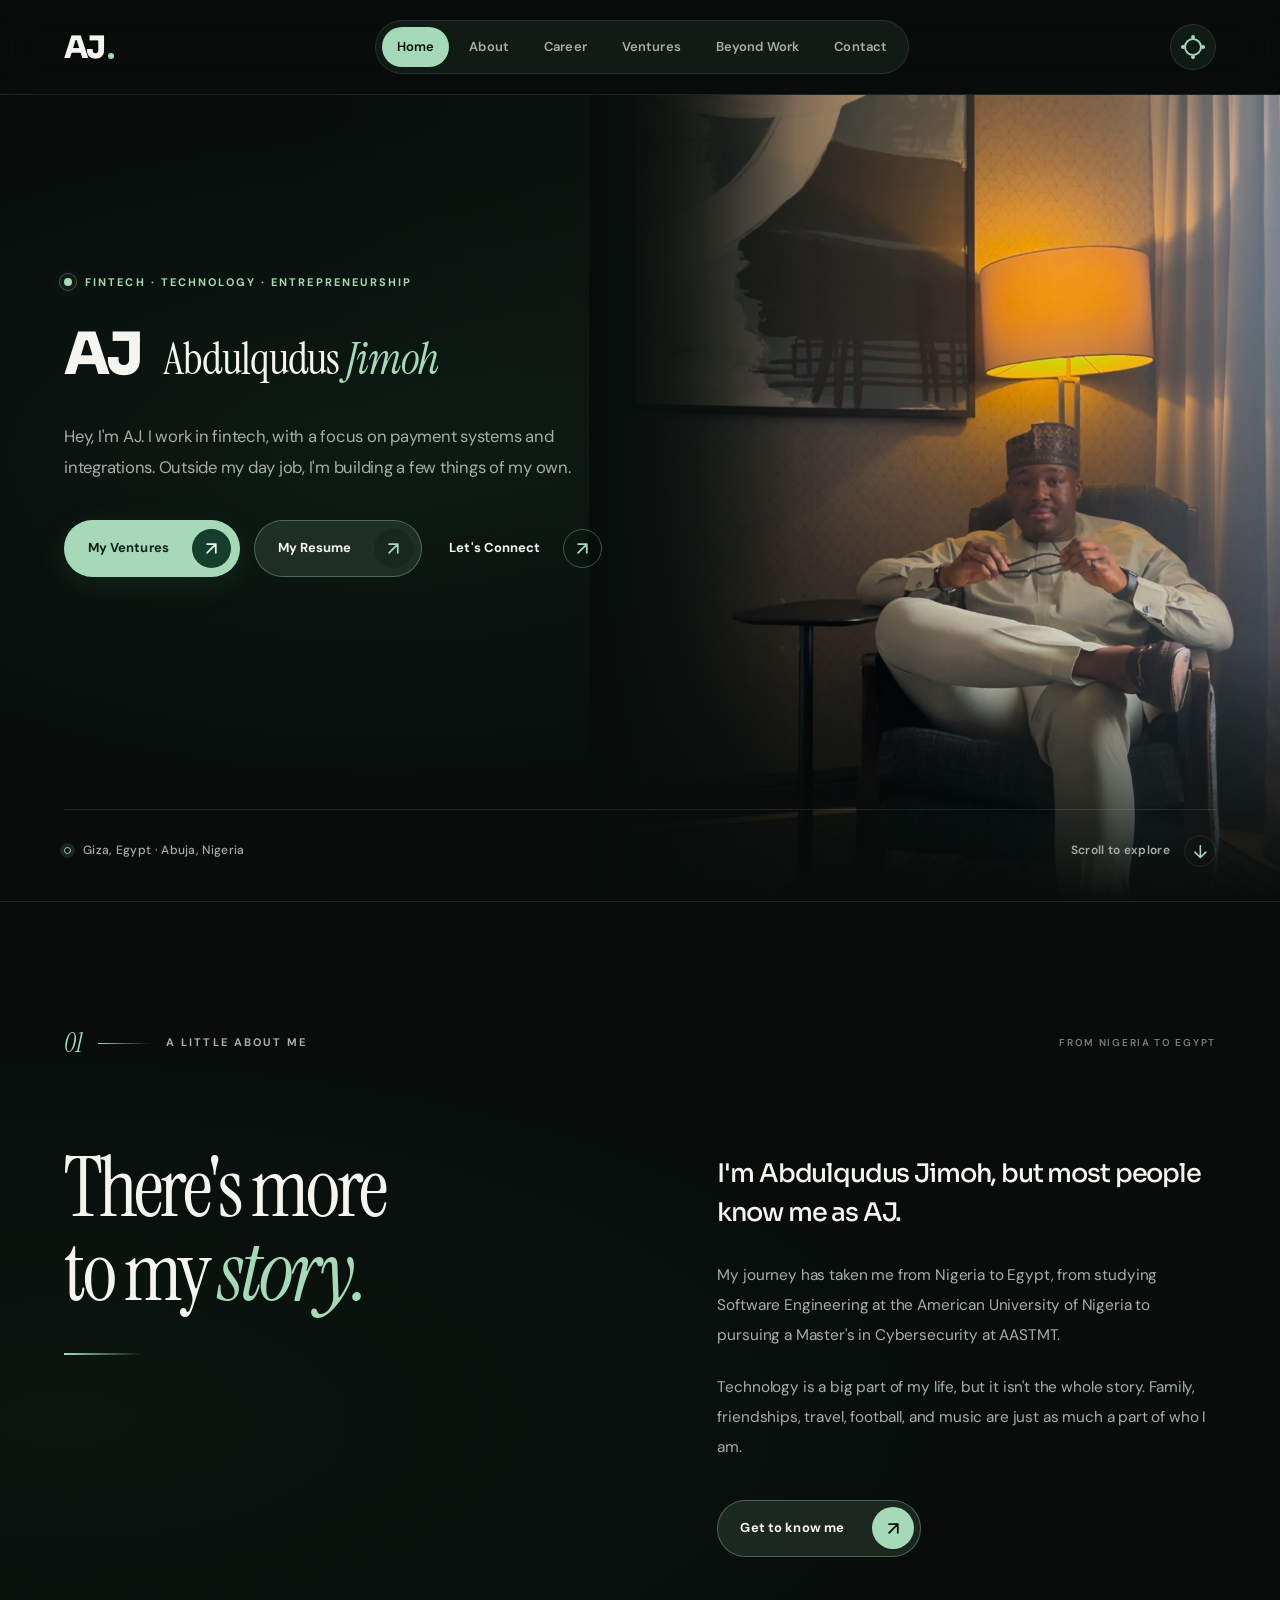
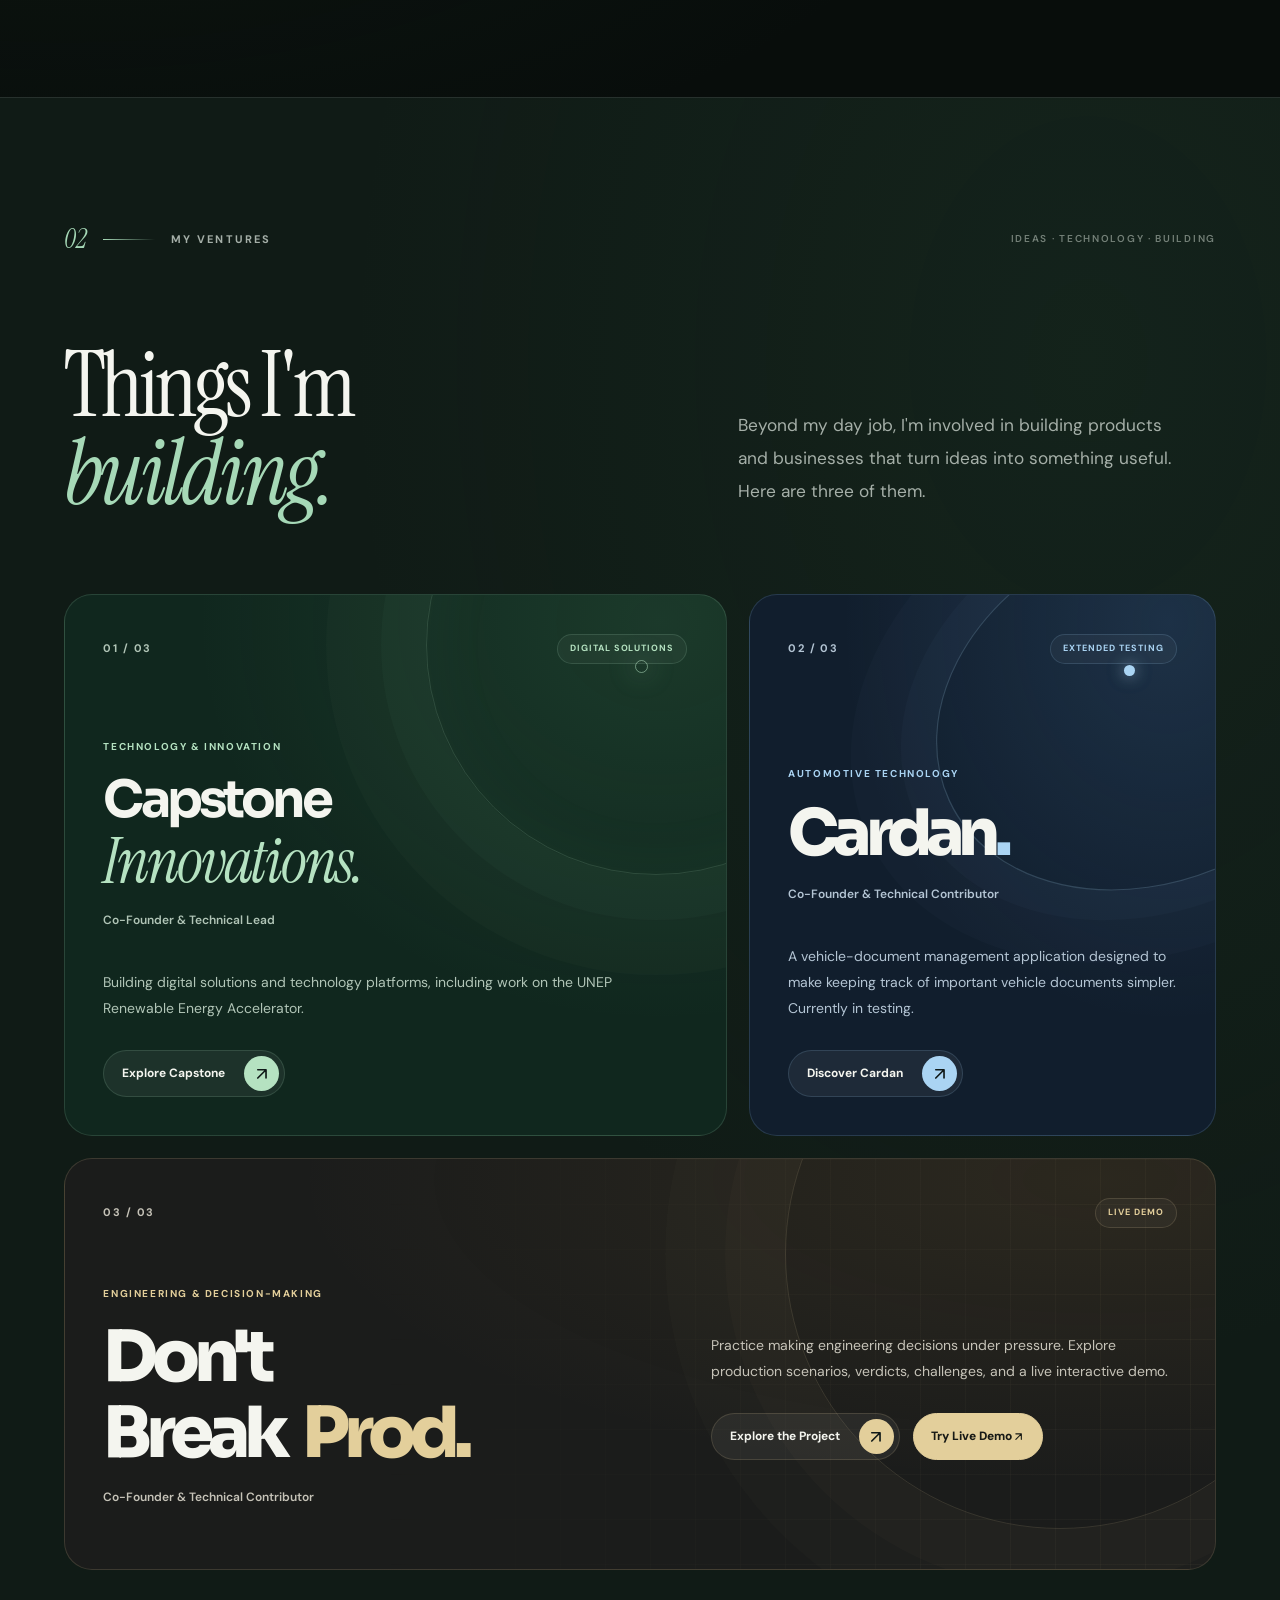
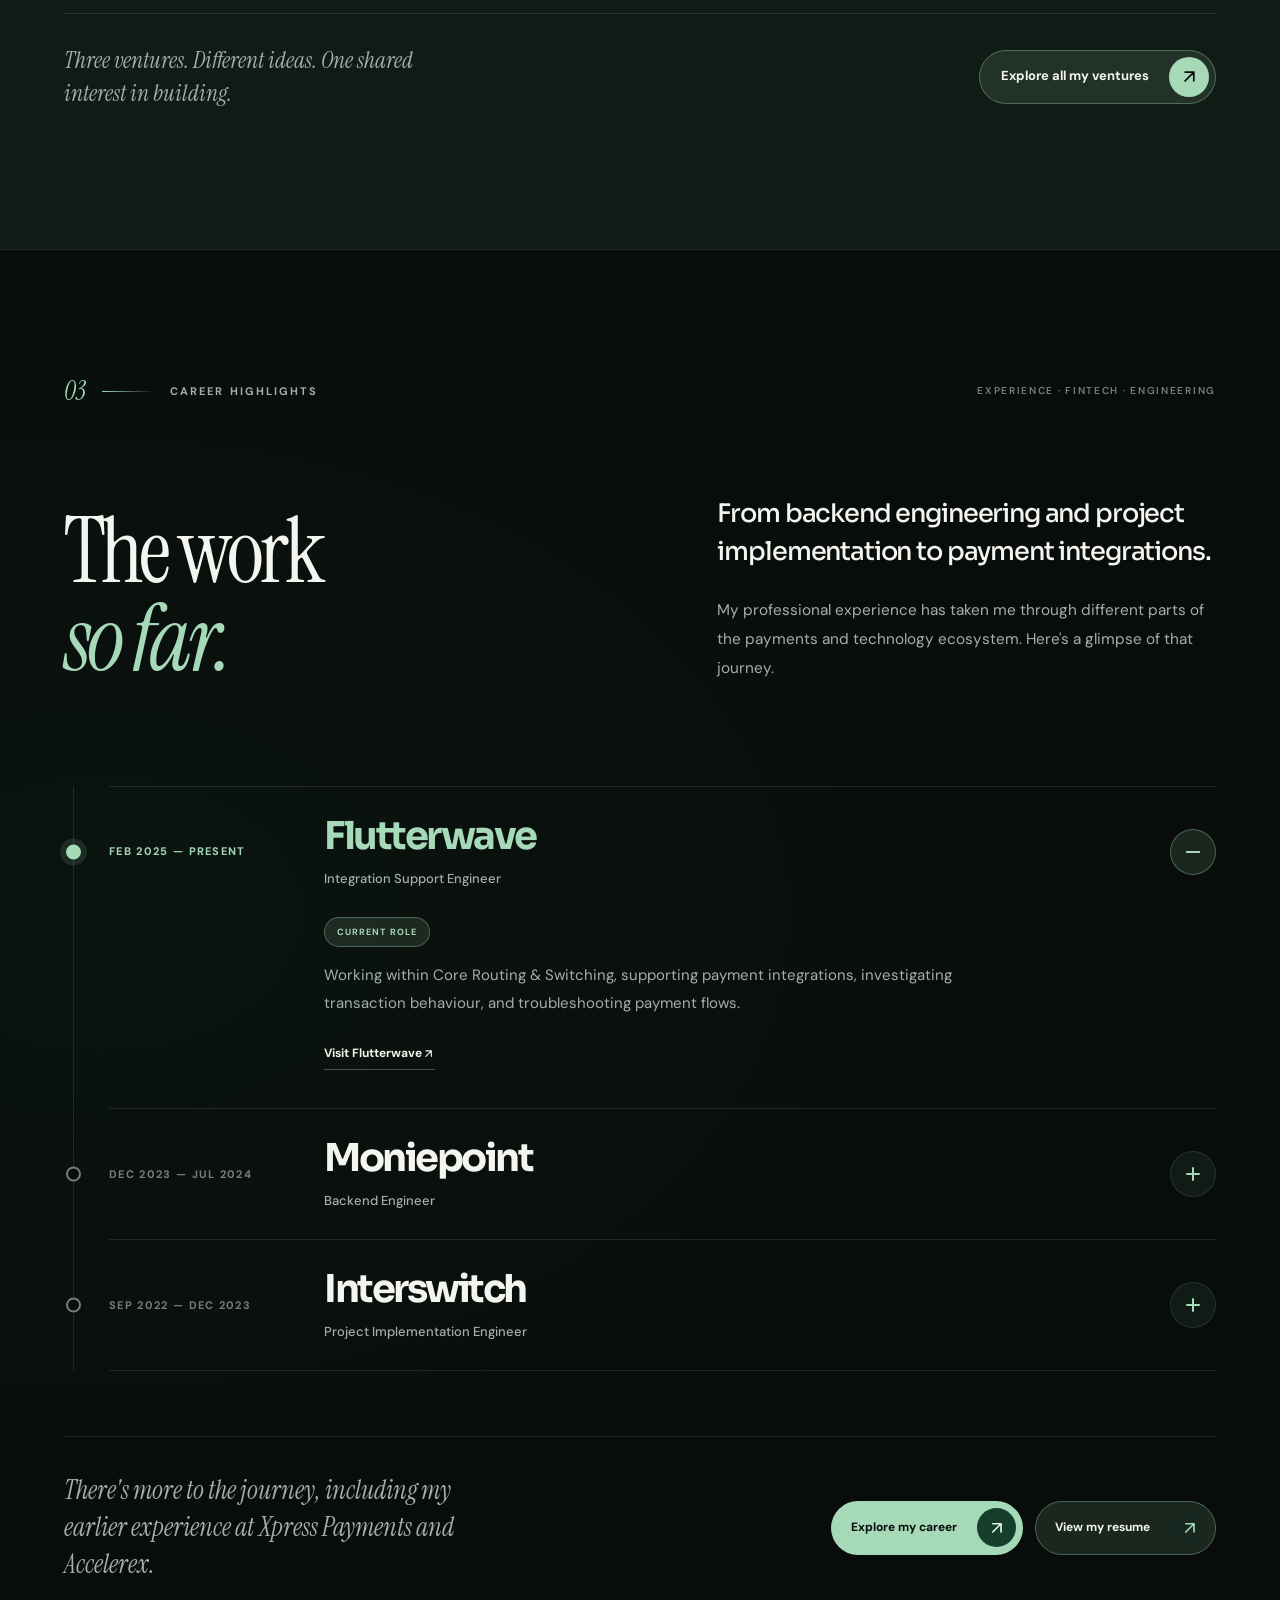
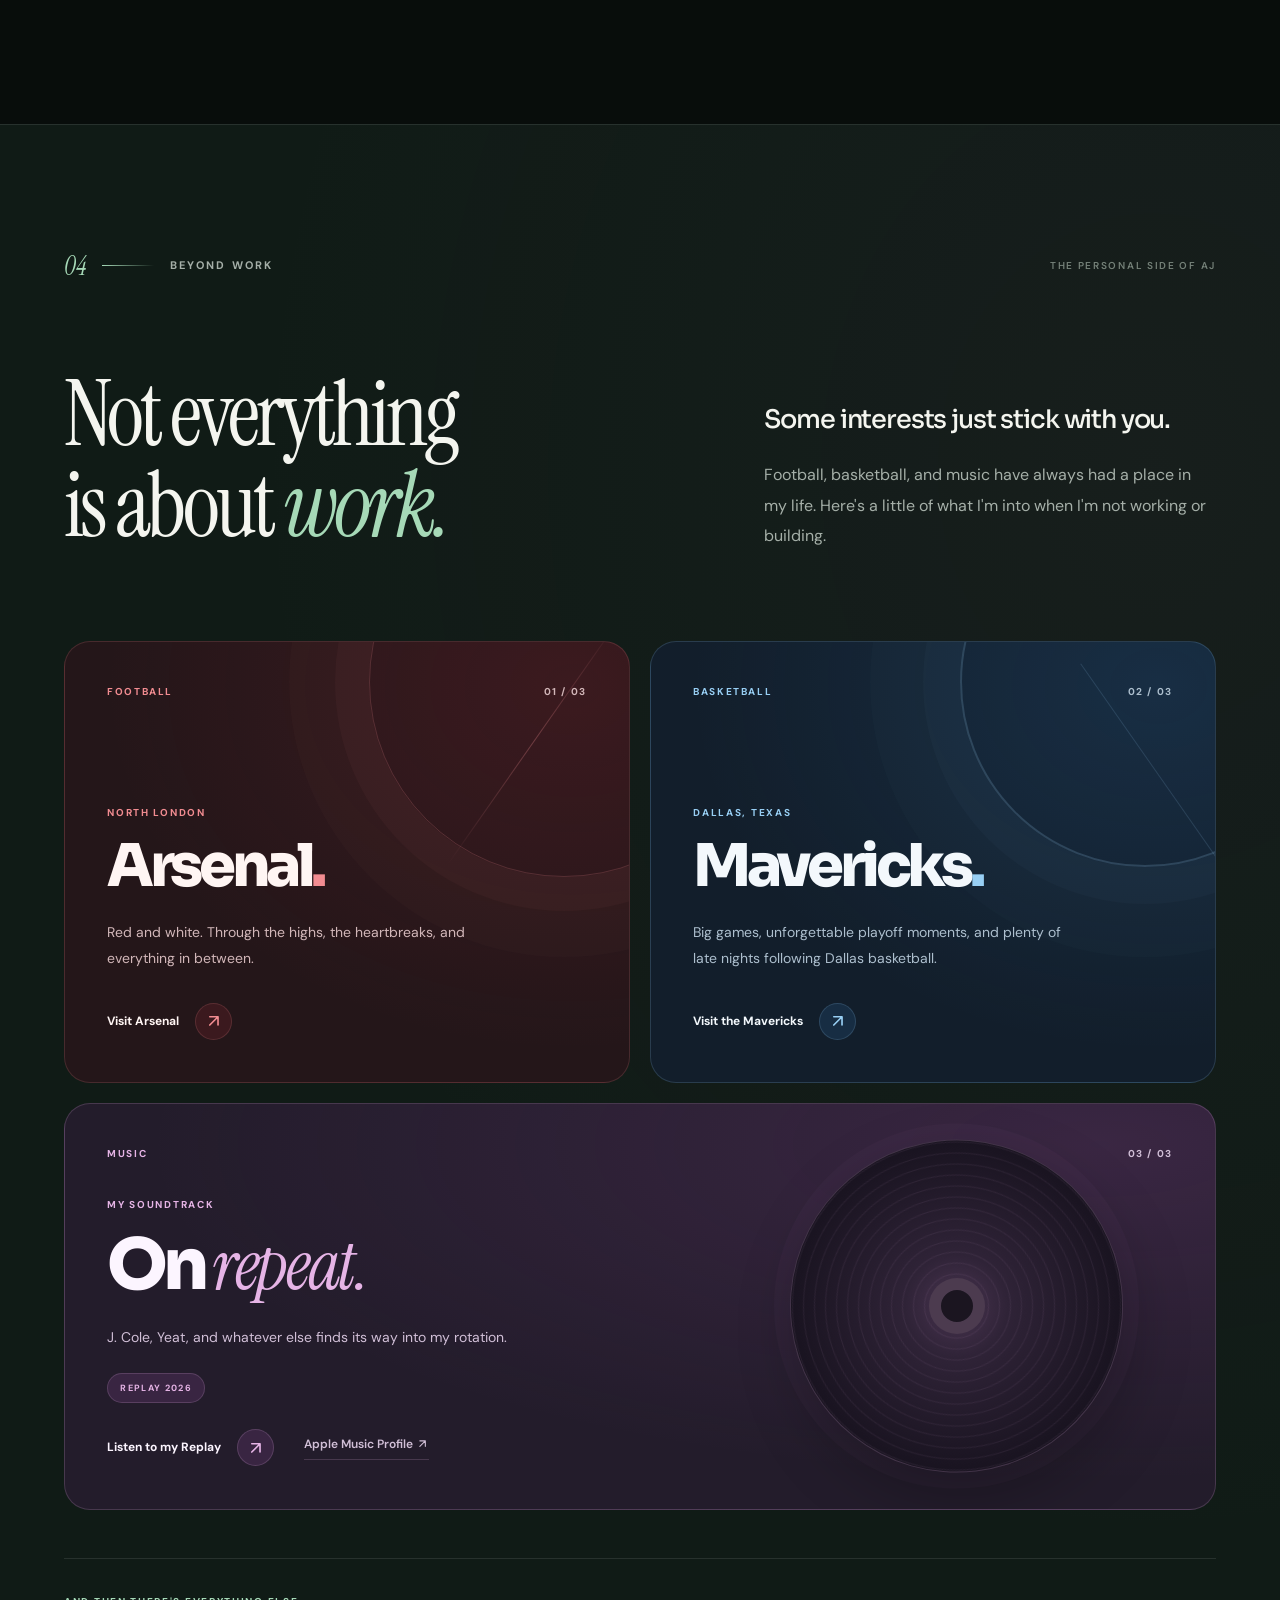
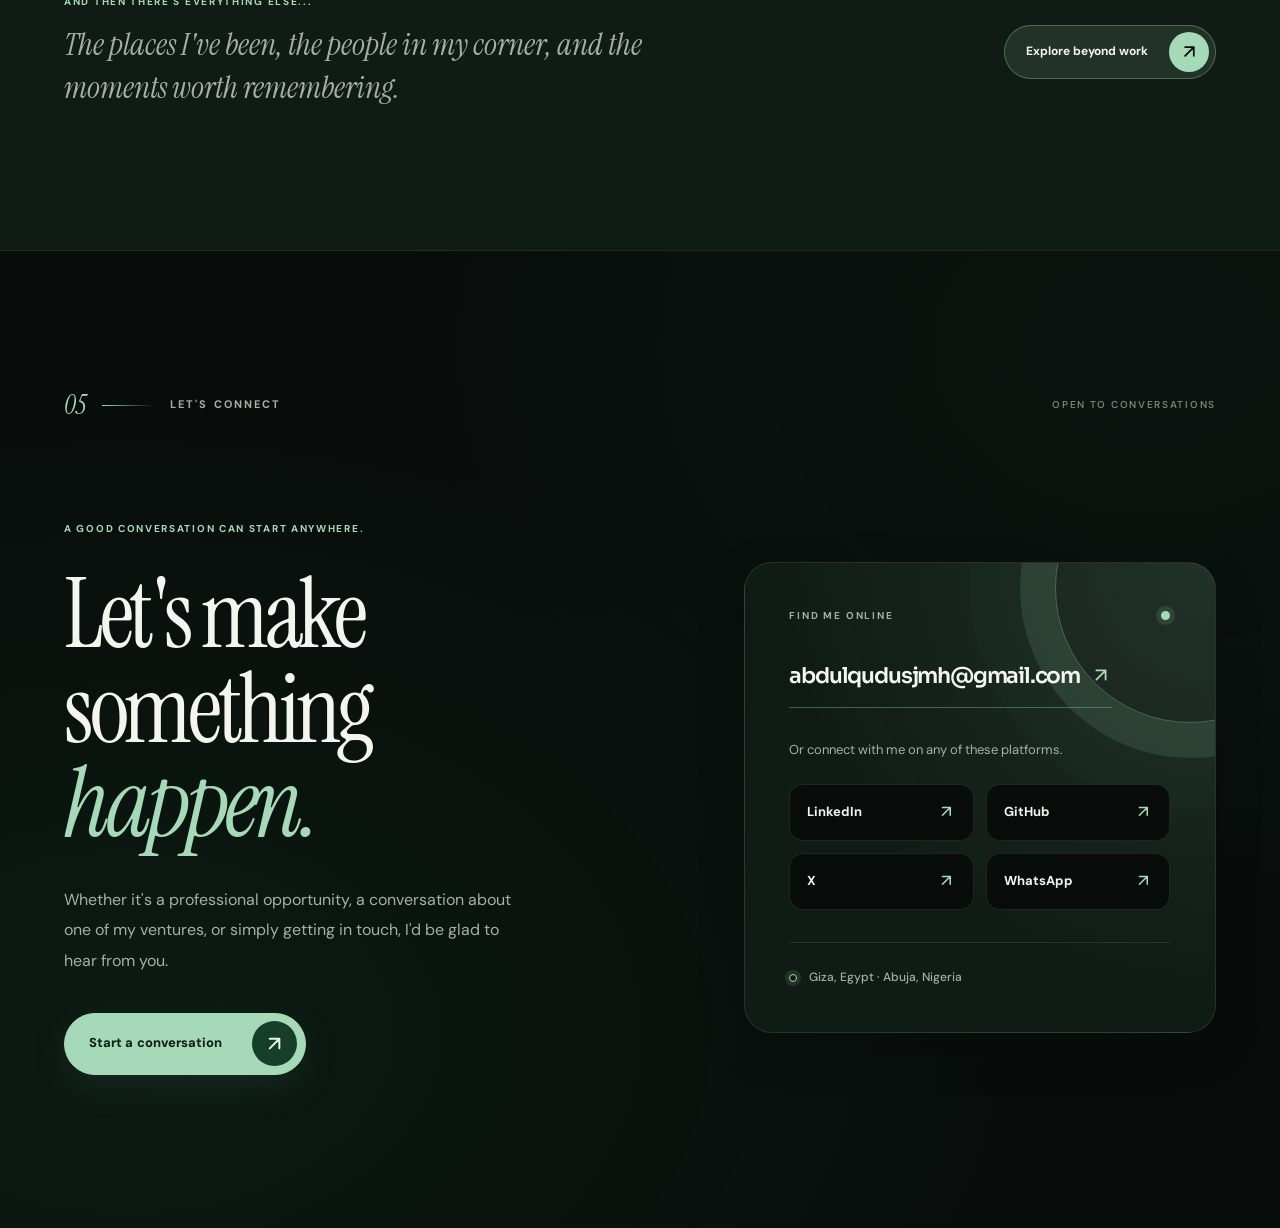
<file: index.html>
<!DOCTYPE html>
<html lang="en">

<head>
    <meta charset="UTF-8">
    <meta name="viewport" content="width=device-width, initial-scale=1.0">

    <!-- SEO -->
    <meta
        name="description"
        content="AJ is a fintech professional, software engineer, and entrepreneur. Explore his career, ventures, and interests."
    >

    <meta name="author" content="Abdulqudus Jimoh">

    <title>AJ</title>
    <!-- Social Media Link Preview -->
    <meta property="og:type" content="website">
    <meta property="og:title" content="Abdulqudus Jimoh | Personal Portfolio">
    <meta property="og:description" content="Explore my career in fintech, payment systems, technology, and the ventures I'm building.">
    <meta property="og:url" content="https://ajjimoh.pages.dev/">
    <meta property="og:image" content="https://ajjimoh.pages.dev/assets/images/IMG_7581.jpg">

    <!-- Stylesheet -->
    <link rel="stylesheet" href="assets/css/style.css">

    <!-- JavaScript -->
    <script src="assets/js/script.js" defer></script>
</head>

<body>

    <!-- =====================================
         WEBSITE HEADER
    ====================================== -->

    <header class="site-header">

        <nav class="navbar" aria-label="Main navigation">

            <a
                href="index.html"
                class="navbar-brand"
                aria-label="AJ - Homepage"
            >
                AJ
            </a>

            <!-- Navigation Links -->
            <div
                class="nav-links"
                id="primary-navigation"
            >

                <a
                    href="index.html"
                    class="active"
                    aria-current="page"
                >
                    Home
                </a>

                <a href="about.html">
                    About
                </a>

                <a href="career.html">
                    Career
                </a>

                <a href="ventures.html">
                    Ventures
                </a>

                <a href="beyond-work.html">
                    Beyond Work
                </a>

                <a href="contact.html">
                    Contact
                </a>

            </div>

            <!-- Theme Toggle -->
            <button
                type="button"
                class="theme-toggle"
                id="theme-toggle"
                aria-label="Switch colour theme"
            >
                <span
                    class="theme-icon"
                    aria-hidden="true"
                ></span>
            </button>

            <!-- Mobile Navigation Toggle -->
            <button
                type="button"
                class="mobile-menu-toggle"
                id="mobile-menu-toggle"
                aria-label="Open navigation menu"
                aria-controls="primary-navigation"
                aria-expanded="false"
            >

                <span
                    class="menu-toggle-icon"
                    aria-hidden="true"
                >
                    <span class="menu-toggle-line menu-toggle-line-top"></span>
                    <span class="menu-toggle-line menu-toggle-line-bottom"></span>
                </span>

            </button>

        </nav>

    </header>


    <!-- =====================================
         MAIN WEBSITE CONTENT
    ====================================== -->

    <main id="main-content">

        <!-- =================================
             HOMEPAGE HERO
        ================================== -->

        <section
            class="hero"
            id="home"
            aria-labelledby="hero-title"
        >

            <div
                class="hero-atmosphere"
                aria-hidden="true"
            ></div>

            <!-- Homepage Photograph -->
            <div
                class="hero-visual"
                aria-hidden="true"
            >

                <img
                    src="assets/images/IMG_7581.jpg"
                    alt=""
                    class="hero-image"
                    fetchpriority="high"
                    decoding="async"
                >

            </div>

            <div class="hero-container">

                <div class="hero-content">

                    <div class="hero-eyebrow">

                        <span
                            class="hero-status-dot"
                            aria-hidden="true"
                        ></span>

                        <span>
                            FINTECH · TECHNOLOGY · ENTREPRENEURSHIP
                        </span>

                    </div>

                    <!-- Animated Personal Identity -->
                    <h1
                        class="hero-title"
                        id="hero-title"
                        aria-label="AJ, Abdulqudus Jimoh"
                    >

                        <span
                            class="hero-initials"
                            aria-hidden="true"
                        >
                            AJ
                        </span>

                        <span
                            class="hero-name-lockup"
                            aria-hidden="true"
                        >

                            <span class="hero-name-reveal">

                                <span class="hero-full-name">
                                    Abdulqudus <em>Jimoh</em>
                                </span>

                            </span>

                            <span
                                class="hero-name-sweep"
                                aria-hidden="true"
                            ></span>

                        </span>

                    </h1>

                    <!-- Personal Introduction -->
                    <p class="hero-description">

                        Hey, I'm AJ. I work in fintech,
                        with a focus on payment systems
                        and integrations. Outside my day
                        job, I'm building a few things
                        of my own.

                    </p>

                    <!-- Main Call-to-Action Buttons -->
                    <div class="hero-actions">

                        <a
                            href="ventures.html"
                            class="hero-button hero-button-primary"
                        >

                            <span class="button-label">
                                My Ventures
                            </span>

                            <span
                                class="button-arrow"
                                aria-hidden="true"
                            >
                                ↗
                            </span>

                        </a>

                        <a
                            href="career.html#resume"
                            class="hero-button hero-button-secondary"
                        >

                            <span class="button-label">
                                My Resume
                            </span>

                            <span
                                class="button-arrow"
                                aria-hidden="true"
                            >
                                ↗
                            </span>

                        </a>

                        <a
                            href="contact.html"
                            class="hero-button hero-button-text"
                        >

                            <span class="button-label">
                                Let's Connect
                            </span>

                            <span
                                class="button-arrow"
                                aria-hidden="true"
                            >
                                ↗
                            </span>

                        </a>

                    </div>

                </div>

                <div class="hero-bottom">

                    <div class="hero-location">

                        <span
                            class="location-indicator"
                            aria-hidden="true"
                        ></span>

                        <span>
                            Giza, Egypt · Abuja, Nigeria
                        </span>

                    </div>

                    <a
                        href="#about-preview"
                        class="hero-scroll"
                    >

                        <span>
                            Scroll to explore
                        </span>

                        <span
                            class="scroll-arrow"
                            aria-hidden="true"
                        >
                            ↓
                        </span>

                    </a>

                </div>

            </div>

        </section>


        <!-- =================================
             HOMEPAGE ABOUT PREVIEW
        ================================== -->

        <section
            class="about-preview"
            id="about-preview"
            aria-labelledby="about-preview-title"
        >

            <div class="about-preview-container">

                <div class="about-preview-heading">

                    <div class="about-section-label">

                        <span class="about-section-number">
                            01
                        </span>

                        <span class="about-section-line"></span>

                        <span class="about-section-name">
                            A LITTLE ABOUT ME
                        </span>

                    </div>

                    <p class="about-preview-side-note">
                        FROM NIGERIA TO EGYPT
                    </p>

                </div>

                <div class="about-preview-grid">

                    <div class="about-preview-title-area">

                        <h2
                            class="about-preview-title"
                            id="about-preview-title"
                        >
                            There's more
                            <br>
                            to my <em>story.</em>
                        </h2>

                    </div>

                    <div class="about-preview-content">

                        <p class="about-preview-lead">
                            I'm Abdulqudus Jimoh, but most people
                            know me as AJ.
                        </p>

                        <p class="about-preview-description">
                            My journey has taken me from Nigeria
                            to Egypt, from studying Software
                            Engineering at the American University
                            of Nigeria to pursuing a Master's
                            in Cybersecurity at AASTMT.
                        </p>

                        <p class="about-preview-description">
                            Technology is a big part of my life,
                            but it isn't the whole story.
                            Family, friendships, travel,
                            football, and music are just
                            as much a part of who I am.
                        </p>

                        <a
                            href="about.html"
                            class="about-preview-link"
                            aria-label="Explore AJ's full story"
                        >

                            <span class="about-preview-link-text">
                                Get to know me
                            </span>

                            <span
                                class="about-preview-link-arrow"
                                aria-hidden="true"
                            >
                                ↗
                            </span>

                        </a>

                    </div>

                </div>

            </div>

        </section>


        <!-- =================================
             HOMEPAGE VENTURES SHOWCASE
        ================================== -->

        <section
            class="ventures-preview"
            id="ventures-preview"
            aria-labelledby="ventures-preview-title"
        >

            <div class="ventures-preview-container">

                <div class="ventures-preview-heading">

                    <div class="ventures-section-label">

                        <span class="ventures-section-number">
                            02
                        </span>

                        <span class="ventures-section-line"></span>

                        <span class="ventures-section-name">
                            MY VENTURES
                        </span>

                    </div>

                    <p class="ventures-preview-side-note">
                        IDEAS · TECHNOLOGY · BUILDING
                    </p>

                </div>

                <div class="ventures-preview-intro">

                    <h2
                        class="ventures-preview-title"
                        id="ventures-preview-title"
                    >
                        Things I'm
                        <br>
                        <em>building.</em>
                    </h2>

                    <p class="ventures-preview-description">
                        Beyond my day job, I'm involved in
                        building products and businesses
                        that turn ideas into something useful.
                        Here are three of them.
                    </p>

                </div>

                <div class="ventures-showcase">

                    <!-- =============================
                         CAPSTONE INNOVATIONS
                    ============================== -->

                    <article
                        class="venture-card venture-card-capstone"
                        aria-labelledby="capstone-card-title"
                    >

                        <div
                            class="venture-card-decoration"
                            aria-hidden="true"
                        >
                            <span class="capstone-decoration-ring"></span>
                            <span class="capstone-decoration-core"></span>
                        </div>

                        <div class="venture-card-inner">

                            <div class="venture-card-top">

                                <span class="venture-card-index">
                                    01 / 03
                                </span>

                                <span class="venture-card-status">
                                    DIGITAL SOLUTIONS
                                </span>

                            </div>

                            <div class="venture-card-identity">

                                <span class="venture-card-kicker">
                                    TECHNOLOGY & INNOVATION
                                </span>

                                <h3
                                    class="venture-card-title"
                                    id="capstone-card-title"
                                >
                                    Capstone
                                    <span>Innovations.</span>
                                </h3>

                                <p class="venture-card-role">
                                    Co-Founder & Technical Lead
                                </p>

                            </div>

                            <div class="venture-card-bottom">

                                <p class="venture-card-description">
                                    Building digital solutions
                                    and technology platforms,
                                    including work on the UNEP
                                    Renewable Energy Accelerator.
                                </p>

                                <a
                                    href="ventures/capstone.html"
                                    class="venture-card-link"
                                    aria-label="Explore Capstone Innovations"
                                >

                                    <span>
                                        Explore Capstone
                                    </span>

                                    <span
                                        class="venture-card-link-icon"
                                        aria-hidden="true"
                                    >
                                        ↗
                                    </span>

                                </a>

                            </div>

                        </div>

                    </article>


                    <!-- =============================
                         CARDAN
                    ============================== -->

                    <article
                        class="venture-card venture-card-cardan"
                        aria-labelledby="cardan-card-title"
                    >

                        <div
                            class="venture-card-decoration"
                            aria-hidden="true"
                        >
                            <span class="cardan-decoration-orbit"></span>
                            <span class="cardan-decoration-point"></span>
                        </div>

                        <div class="venture-card-inner">

                            <div class="venture-card-top">

                                <span class="venture-card-index">
                                    02 / 03
                                </span>

                                <span class="venture-card-status">
                                    EXTENDED TESTING
                                </span>

                            </div>

                            <div class="venture-card-identity">

                                <span class="venture-card-kicker">
                                    AUTOMOTIVE TECHNOLOGY
                                </span>

                                <h3
                                    class="venture-card-title"
                                    id="cardan-card-title"
                                >
                                    Cardan<span class="cardan-title-dot">.</span>
                                </h3>

                                <p class="venture-card-role">
                                    Co-Founder & Technical Contributor
                                </p>

                            </div>

                            <div class="venture-card-bottom">

                                <p class="venture-card-description">
                                    A vehicle-document management
                                    application designed to make
                                    keeping track of important
                                    vehicle documents simpler.
                                    Currently in testing.
                                </p>

                                <a
                                    href="ventures/cardan.html"
                                    class="venture-card-link"
                                    aria-label="Explore Cardan"
                                >

                                    <span>
                                        Discover Cardan
                                    </span>

                                    <span
                                        class="venture-card-link-icon"
                                        aria-hidden="true"
                                    >
                                        ↗
                                    </span>

                                </a>

                            </div>

                        </div>

                    </article>


                    <!-- =============================
                         DON'T BREAK PROD
                    ============================== -->

                    <article
                        class="venture-card venture-card-dbp"
                        aria-labelledby="dbp-card-title"
                    >

                        <div
                            class="venture-card-decoration"
                            aria-hidden="true"
                        >
                            <span class="dbp-decoration-grid"></span>
                            <span class="dbp-decoration-pulse"></span>
                        </div>

                        <div class="venture-card-inner">

                            <div class="venture-card-top">

                                <span class="venture-card-index">
                                    03 / 03
                                </span>

                                <span class="venture-card-status">
                                    LIVE DEMO
                                </span>

                            </div>

                            <div class="venture-card-identity">

                                <span class="venture-card-kicker">
                                    ENGINEERING & DECISION-MAKING
                                </span>

                                <h3
                                    class="venture-card-title"
                                    id="dbp-card-title"
                                >
                                    Don't
                                    <br>
                                    Break <span>Prod.</span>
                                </h3>

                                <p class="venture-card-role">
                                    Co-Founder & Technical Contributor
                                </p>

                            </div>

                            <div class="venture-card-bottom">

                                <p class="venture-card-description">
                                    Practice making engineering
                                    decisions under pressure.
                                    Explore production scenarios,
                                    verdicts, challenges,
                                    and a live interactive demo.
                                </p>

                                <div class="venture-card-actions">

                                    <a
                                        href="ventures/dont-break-prod.html"
                                        class="venture-card-link"
                                        aria-label="Explore Don't Break Prod"
                                    >

                                        <span>
                                            Explore the Project
                                        </span>

                                        <span
                                            class="venture-card-link-icon"
                                            aria-hidden="true"
                                        >
                                            ↗
                                        </span>

                                    </a>

                                    <a
                                        href="https://dontbreakprod.dev"
                                        class="venture-card-demo-link"
                                        target="_blank"
                                        rel="noopener noreferrer"
                                    >
                                        Try Live Demo ↗
                                    </a>

                                </div>

                            </div>

                        </div>

                    </article>

                </div>

                <div class="ventures-preview-footer">

                    <p class="ventures-preview-footer-note">
                        Three ventures. Different ideas.
                        One shared interest in building.
                    </p>

                    <a
                        href="ventures.html"
                        class="ventures-preview-all-link"
                    >

                        <span>
                            Explore all my ventures
                        </span>

                        <span
                            class="ventures-preview-all-arrow"
                            aria-hidden="true"
                        >
                            ↗
                        </span>

                    </a>

                </div>

            </div>

        </section>


        <!-- =================================
             HOMEPAGE CAREER HIGHLIGHTS
        ================================== -->

        <section
            class="career-preview"
            id="career-preview"
            aria-labelledby="career-preview-title"
        >

            <div class="career-preview-container">

                <div class="career-preview-heading">

                    <div class="career-section-label">

                        <span class="career-section-number">
                            03
                        </span>

                        <span class="career-section-line"></span>

                        <span class="career-section-name">
                            CAREER HIGHLIGHTS
                        </span>

                    </div>

                    <p class="career-preview-side-note">
                        EXPERIENCE · FINTECH · ENGINEERING
                    </p>

                </div>

                <div class="career-preview-intro">

                    <div class="career-preview-title-area">

                        <h2
                            class="career-preview-title"
                            id="career-preview-title"
                        >
                            The work
                            <br>
                            <em>so far.</em>
                        </h2>

                    </div>

                    <div class="career-preview-intro-content">

                        <p class="career-preview-lead">
                            From backend engineering and
                            project implementation to
                            payment integrations.
                        </p>

                        <p class="career-preview-description">
                            My professional experience has
                            taken me through different parts
                            of the payments and technology
                            ecosystem. Here's a glimpse
                            of that journey.
                        </p>

                    </div>

                </div>

                <!-- Interactive Career Timeline -->
                <div class="career-preview-timeline">

                    <!-- FLUTTERWAVE -->
                    <details
                        class="career-timeline-item career-timeline-current"
                        open
                    >

                        <summary class="career-timeline-summary">

                            <span
                                class="career-timeline-marker"
                                aria-hidden="true"
                            ></span>

                            <span class="career-timeline-period">
                                FEB 2025 — PRESENT
                            </span>

                            <span class="career-timeline-main">

                                <span class="career-timeline-company">
                                    Flutterwave
                                </span>

                                <span class="career-timeline-role">
                                    Integration Support Engineer
                                </span>

                            </span>

                            <span class="career-timeline-expand">
                                <span
                                    class="career-timeline-expand-icon"
                                    aria-hidden="true"
                                ></span>
                            </span>

                        </summary>

                        <div class="career-timeline-details">

                            <div class="career-timeline-details-content">

                                <span class="career-timeline-tag">
                                    CURRENT ROLE
                                </span>

                                <p>
                                    Working within Core Routing & Switching,
                                    supporting payment integrations,
                                    investigating transaction behaviour,
                                    and troubleshooting payment flows.
                                </p>

                                <a
                                    href="https://flutterwave.com/"
                                    target="_blank"
                                    rel="noopener noreferrer"
                                    class="career-company-link"
                                >
                                    Visit Flutterwave ↗
                                </a>

                            </div>

                        </div>

                    </details>


                    <!-- MONIEPOINT -->
                    <details class="career-timeline-item">

                        <summary class="career-timeline-summary">

                            <span
                                class="career-timeline-marker"
                                aria-hidden="true"
                            ></span>

                            <span class="career-timeline-period">
                                DEC 2023 — JUL 2024
                            </span>

                            <span class="career-timeline-main">

                                <span class="career-timeline-company">
                                    Moniepoint
                                </span>

                                <span class="career-timeline-role">
                                    Backend Engineer
                                </span>

                            </span>

                            <span class="career-timeline-expand">
                                <span
                                    class="career-timeline-expand-icon"
                                    aria-hidden="true"
                                ></span>
                            </span>

                        </summary>

                        <div class="career-timeline-details">

                            <div class="career-timeline-details-content">

                                <span class="career-timeline-tag">
                                    CONTRACT ROLE
                                </span>

                                <p>
                                    Worked in a backend engineering
                                    capacity during a contract engagement
                                    with Moniepoint.
                                </p>

                                <a
                                    href="https://moniepoint.com/"
                                    target="_blank"
                                    rel="noopener noreferrer"
                                    class="career-company-link"
                                >
                                    Visit Moniepoint ↗
                                </a>

                            </div>

                        </div>

                    </details>


                    <!-- INTERSWITCH -->
                    <details class="career-timeline-item">

                        <summary class="career-timeline-summary">

                            <span
                                class="career-timeline-marker"
                                aria-hidden="true"
                            ></span>

                            <span class="career-timeline-period">
                                SEP 2022 — DEC 2023
                            </span>

                            <span class="career-timeline-main">

                                <span class="career-timeline-company">
                                    Interswitch
                                </span>

                                <span class="career-timeline-role">
                                    Project Implementation Engineer
                                </span>

                            </span>

                            <span class="career-timeline-expand">
                                <span
                                    class="career-timeline-expand-icon"
                                    aria-hidden="true"
                                ></span>
                            </span>

                        </summary>

                        <div class="career-timeline-details">

                            <div class="career-timeline-details-content">

                                <span class="career-timeline-tag">
                                    PROJECT IMPLEMENTATION
                                </span>

                                <p>
                                    Worked in project implementation
                                    within Nigeria's payments
                                    technology industry.
                                </p>

                                <a
                                    href="https://www.interswitchgroup.com/"
                                    target="_blank"
                                    rel="noopener noreferrer"
                                    class="career-company-link"
                                >
                                    Visit Interswitch ↗
                                </a>

                            </div>

                        </div>

                    </details>

                </div>

                <!-- Career Footer -->
                <div class="career-preview-footer">

                    <p class="career-preview-footer-note">
                        There's more to the journey,
                        including my earlier experience
                        at Xpress Payments and Accelerex.
                    </p>

                    <div class="career-preview-actions">

                        <a
                            href="career.html"
                            class="career-preview-link career-preview-link-primary"
                        >

                            <span>
                                Explore my career
                            </span>

                            <span
                                class="career-preview-link-arrow"
                                aria-hidden="true"
                            >
                                ↗
                            </span>

                        </a>

                        <a
                            href="career.html#resume"
                            class="career-preview-link career-preview-link-secondary"
                        >

                            <span>
                                View my resume
                            </span>

                            <span
                                class="career-preview-link-arrow"
                                aria-hidden="true"
                            >
                                ↗
                            </span>

                        </a>

                    </div>

                </div>

            </div>

        </section>


        <!-- =================================
             HOMEPAGE BEYOND WORK PREVIEW
        ================================== -->

        <section
            class="beyond-preview"
            id="beyond-preview"
            aria-labelledby="beyond-preview-title"
        >

            <div class="beyond-preview-container">

                <!-- Section Label -->
                <div class="beyond-preview-heading">

                    <div class="beyond-section-label">

                        <span class="beyond-section-number">
                            04
                        </span>

                        <span class="beyond-section-line"></span>

                        <span class="beyond-section-name">
                            BEYOND WORK
                        </span>

                    </div>

                    <p class="beyond-preview-side-note">
                        THE PERSONAL SIDE OF AJ
                    </p>

                </div>

                <!-- Editorial Introduction -->
                <div class="beyond-preview-intro">

                    <div class="beyond-preview-title-area">

                        <h2
                            class="beyond-preview-title"
                            id="beyond-preview-title"
                        >
                            Not everything
                            <br>
                            is about <em>work.</em>
                        </h2>

                    </div>

                    <div class="beyond-preview-intro-content">

                        <p class="beyond-preview-lead">
                            Some interests just stick with you.
                        </p>

                        <p class="beyond-preview-description">
                            Football, basketball, and music
                            have always had a place in my life.
                            Here's a little of what I'm into
                            when I'm not working or building.
                        </p>

                    </div>

                </div>

                <!-- Personal Interest Showcase -->
                <div class="beyond-showcase">

                    <!-- ARSENAL -->
                    <article
                        class="beyond-card beyond-card-arsenal"
                        aria-labelledby="arsenal-card-title"
                    >

                        <div
                            class="beyond-card-art beyond-card-art-arsenal"
                            aria-hidden="true"
                        >
                            <span class="arsenal-art-circle"></span>
                            <span class="arsenal-art-line"></span>
                        </div>

                        <div class="beyond-card-inner">

                            <div class="beyond-card-top">

                                <span class="beyond-card-category">
                                    FOOTBALL
                                </span>

                                <span class="beyond-card-number">
                                    01 / 03
                                </span>

                            </div>

                            <div class="beyond-card-content">

                                <span class="beyond-card-eyebrow">
                                    NORTH LONDON
                                </span>

                                <h3
                                    class="beyond-card-title"
                                    id="arsenal-card-title"
                                >
                                    Arsenal<span>.</span>
                                </h3>

                                <p class="beyond-card-description">
                                    Red and white. Through the
                                    highs, the heartbreaks,
                                    and everything in between.
                                </p>

                            </div>

                            <a
                                href="https://www.arsenal.com/"
                                class="beyond-card-link"
                                target="_blank"
                                rel="noopener noreferrer"
                            >

                                <span>
                                    Visit Arsenal
                                </span>

                                <span
                                    class="beyond-card-arrow"
                                    aria-hidden="true"
                                >
                                    ↗
                                </span>

                            </a>

                        </div>

                    </article>


                    <!-- DALLAS MAVERICKS -->
                    <article
                        class="beyond-card beyond-card-mavericks"
                        aria-labelledby="mavericks-card-title"
                    >

                        <div
                            class="beyond-card-art beyond-card-art-mavericks"
                            aria-hidden="true"
                        >
                            <span class="mavericks-art-ring"></span>
                            <span class="mavericks-art-court"></span>
                        </div>

                        <div class="beyond-card-inner">

                            <div class="beyond-card-top">

                                <span class="beyond-card-category">
                                    BASKETBALL
                                </span>

                                <span class="beyond-card-number">
                                    02 / 03
                                </span>

                            </div>

                            <div class="beyond-card-content">

                                <span class="beyond-card-eyebrow">
                                    DALLAS, TEXAS
                                </span>

                                <h3
                                    class="beyond-card-title"
                                    id="mavericks-card-title"
                                >
                                    Mavericks<span>.</span>
                                </h3>

                                <p class="beyond-card-description">
                                    Big games, unforgettable
                                    playoff moments, and plenty
                                    of late nights following
                                    Dallas basketball.
                                </p>

                            </div>

                            <a
                                href="https://www.nba.com/mavs/"
                                class="beyond-card-link"
                                target="_blank"
                                rel="noopener noreferrer"
                            >

                                <span>
                                    Visit the Mavericks
                                </span>

                                <span
                                    class="beyond-card-arrow"
                                    aria-hidden="true"
                                >
                                    ↗
                                </span>

                            </a>

                        </div>

                    </article>


                    <!-- MUSIC -->
                    <article
                        class="beyond-card beyond-card-music"
                        aria-labelledby="music-card-title"
                    >

                        <div
                            class="beyond-card-art beyond-card-art-music"
                            aria-hidden="true"
                        >
                            <span class="music-art-record"></span>
                            <span class="music-art-centre"></span>
                        </div>

                        <div class="beyond-card-inner">

                            <div class="beyond-card-top">

                                <span class="beyond-card-category">
                                    MUSIC
                                </span>

                                <span class="beyond-card-number">
                                    03 / 03
                                </span>

                            </div>

                            <div class="beyond-card-content">

                                <span class="beyond-card-eyebrow">
                                    MY SOUNDTRACK
                                </span>

                                <h3
                                    class="beyond-card-title"
                                    id="music-card-title"
                                >
                                    On <em>repeat.</em>
                                </h3>

                                <p class="beyond-card-description">
                                    J. Cole, Yeat, and whatever
                                    else finds its way into
                                    my rotation.
                                </p>

                                <span class="beyond-music-note">
                                    REPLAY 2026
                                </span>

                            </div>

                            <div class="beyond-music-actions">

                                <a
                                    href="https://music.apple.com/ng/playlist/replay-2026/pl.rp-6xDDHMJJEDww"
                                    class="beyond-card-link"
                                    target="_blank"
                                    rel="noopener noreferrer"
                                >

                                    <span>
                                        Listen to my Replay
                                    </span>

                                    <span
                                        class="beyond-card-arrow"
                                        aria-hidden="true"
                                    >
                                        ↗
                                    </span>

                                </a>

                                <a
                                    href="https://music.apple.com/profile/abdoulbinjim14"
                                    class="beyond-music-profile-link"
                                    target="_blank"
                                    rel="noopener noreferrer"
                                >
                                    Apple Music Profile ↗
                                </a>

                            </div>

                        </div>

                    </article>

                </div>

                <!-- Beyond Work Footer -->
                <div class="beyond-preview-footer">

                    <div class="beyond-preview-footer-content">

                        <span class="beyond-preview-footer-label">
                            AND THEN THERE'S EVERYTHING ELSE...
                        </span>

                        <p class="beyond-preview-footer-note">
                            The places I've been, the people
                            in my corner, and the moments
                            worth remembering.
                        </p>

                    </div>

                    <a
                        href="beyond-work.html"
                        class="beyond-preview-all-link"
                    >

                        <span>
                            Explore beyond work
                        </span>

                        <span
                            class="beyond-preview-all-arrow"
                            aria-hidden="true"
                        >
                            ↗
                        </span>

                    </a>

                </div>

            </div>

        </section>


        <!-- =================================
             HOMEPAGE CONTACT PREVIEW
        ================================== -->

        <section
            class="contact-preview"
            id="contact-preview"
            aria-labelledby="contact-preview-title"
        >

            <div class="contact-preview-container">

                <!-- Section Label -->
                <div class="contact-preview-heading">

                    <div class="contact-section-label">

                        <span class="contact-section-number">
                            05
                        </span>

                        <span class="contact-section-line"></span>

                        <span class="contact-section-name">
                            LET'S CONNECT
                        </span>

                    </div>

                    <p class="contact-preview-side-note">
                        OPEN TO CONVERSATIONS
                    </p>

                </div>


                <!-- Main Contact Content -->
                <div class="contact-preview-grid">

                    <div class="contact-preview-intro">

                        <span class="contact-preview-kicker">
                            A GOOD CONVERSATION CAN START ANYWHERE.
                        </span>

                        <h2
                            class="contact-preview-title"
                            id="contact-preview-title"
                        >
                            Let's make
                            <br>
                            something
                            <br>
                            <em>happen.</em>
                        </h2>

                        <p class="contact-preview-description">
                            Whether it's a professional opportunity,
                            a conversation about one of my ventures,
                            or simply getting in touch, I'd be glad
                            to hear from you.
                        </p>

                        <a
                            href="contact.html"
                            class="contact-preview-cta"
                        >

                            <span class="contact-preview-cta-label">
                                Start a conversation
                            </span>

                            <span
                                class="contact-preview-cta-arrow"
                                aria-hidden="true"
                            >
                                ↗
                            </span>

                        </a>

                    </div>


                    <!-- Direct Contact and Social Links -->
                    <div class="contact-preview-connect">

                        <div class="contact-preview-connect-heading">

                            <span class="contact-preview-connect-label">
                                FIND ME ONLINE
                            </span>

                            <span
                                class="contact-preview-connect-indicator"
                                aria-hidden="true"
                            ></span>

                        </div>

                        <a
                            href="mailto:abdulqudusjmh@gmail.com"
                            class="contact-preview-email"
                        >
                            abdulqudusjmh@gmail.com
                            <span aria-hidden="true">↗</span>
                        </a>

                        <p class="contact-preview-social-intro">
                            Or connect with me on any of these platforms.
                        </p>

                        <div class="contact-preview-socials">

                            <a
                                href="https://www.linkedin.com/in/abdulqudus-jimoh-71a66820b"
                                target="_blank"
                                rel="noopener noreferrer"
                                class="contact-social-link"
                            >
                                <span>LinkedIn</span>
                                <span aria-hidden="true">↗</span>
                            </a>

                            <a
                                href="https://github.com/abdoulbinjim"
                                target="_blank"
                                rel="noopener noreferrer"
                                class="contact-social-link"
                            >
                                <span>GitHub</span>
                                <span aria-hidden="true">↗</span>
                            </a>

                            <a
                                href="https://x.com/tribalchief2093"
                                target="_blank"
                                rel="noopener noreferrer"
                                class="contact-social-link"
                            >
                                <span>X</span>
                                <span aria-hidden="true">↗</span>
                            </a>

                            <a
                                href="https://wa.me/2348149575728"
                                target="_blank"
                                rel="noopener noreferrer"
                                class="contact-social-link"
                            >
                                <span>WhatsApp</span>
                                <span aria-hidden="true">↗</span>
                            </a>

                        </div>

                        <div class="contact-preview-location">

                            <span
                                class="contact-preview-location-dot"
                                aria-hidden="true"
                            ></span>

                            <span>
                                Giza, Egypt · Abuja, Nigeria
                            </span>

                        </div>

                    </div>

                </div>

            </div>

        </section>

    </main>

</body>

</html>
</file>
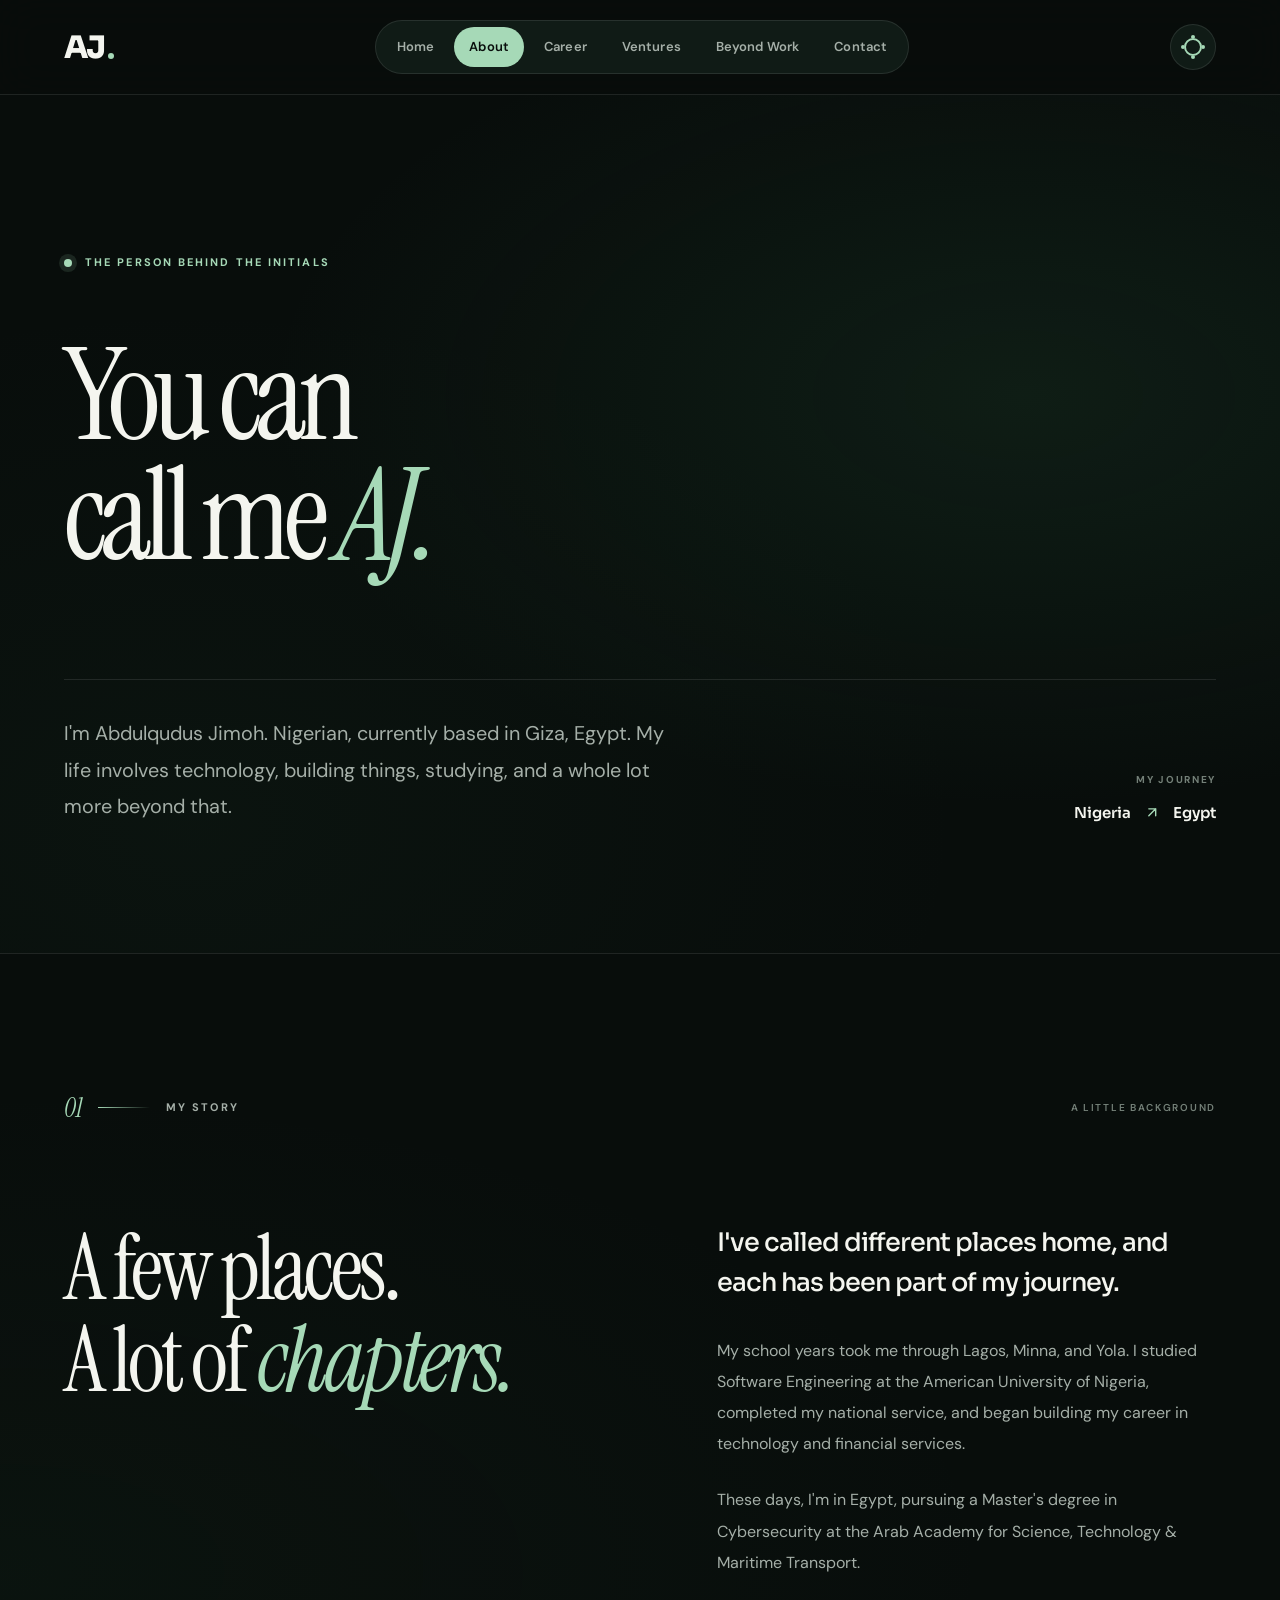
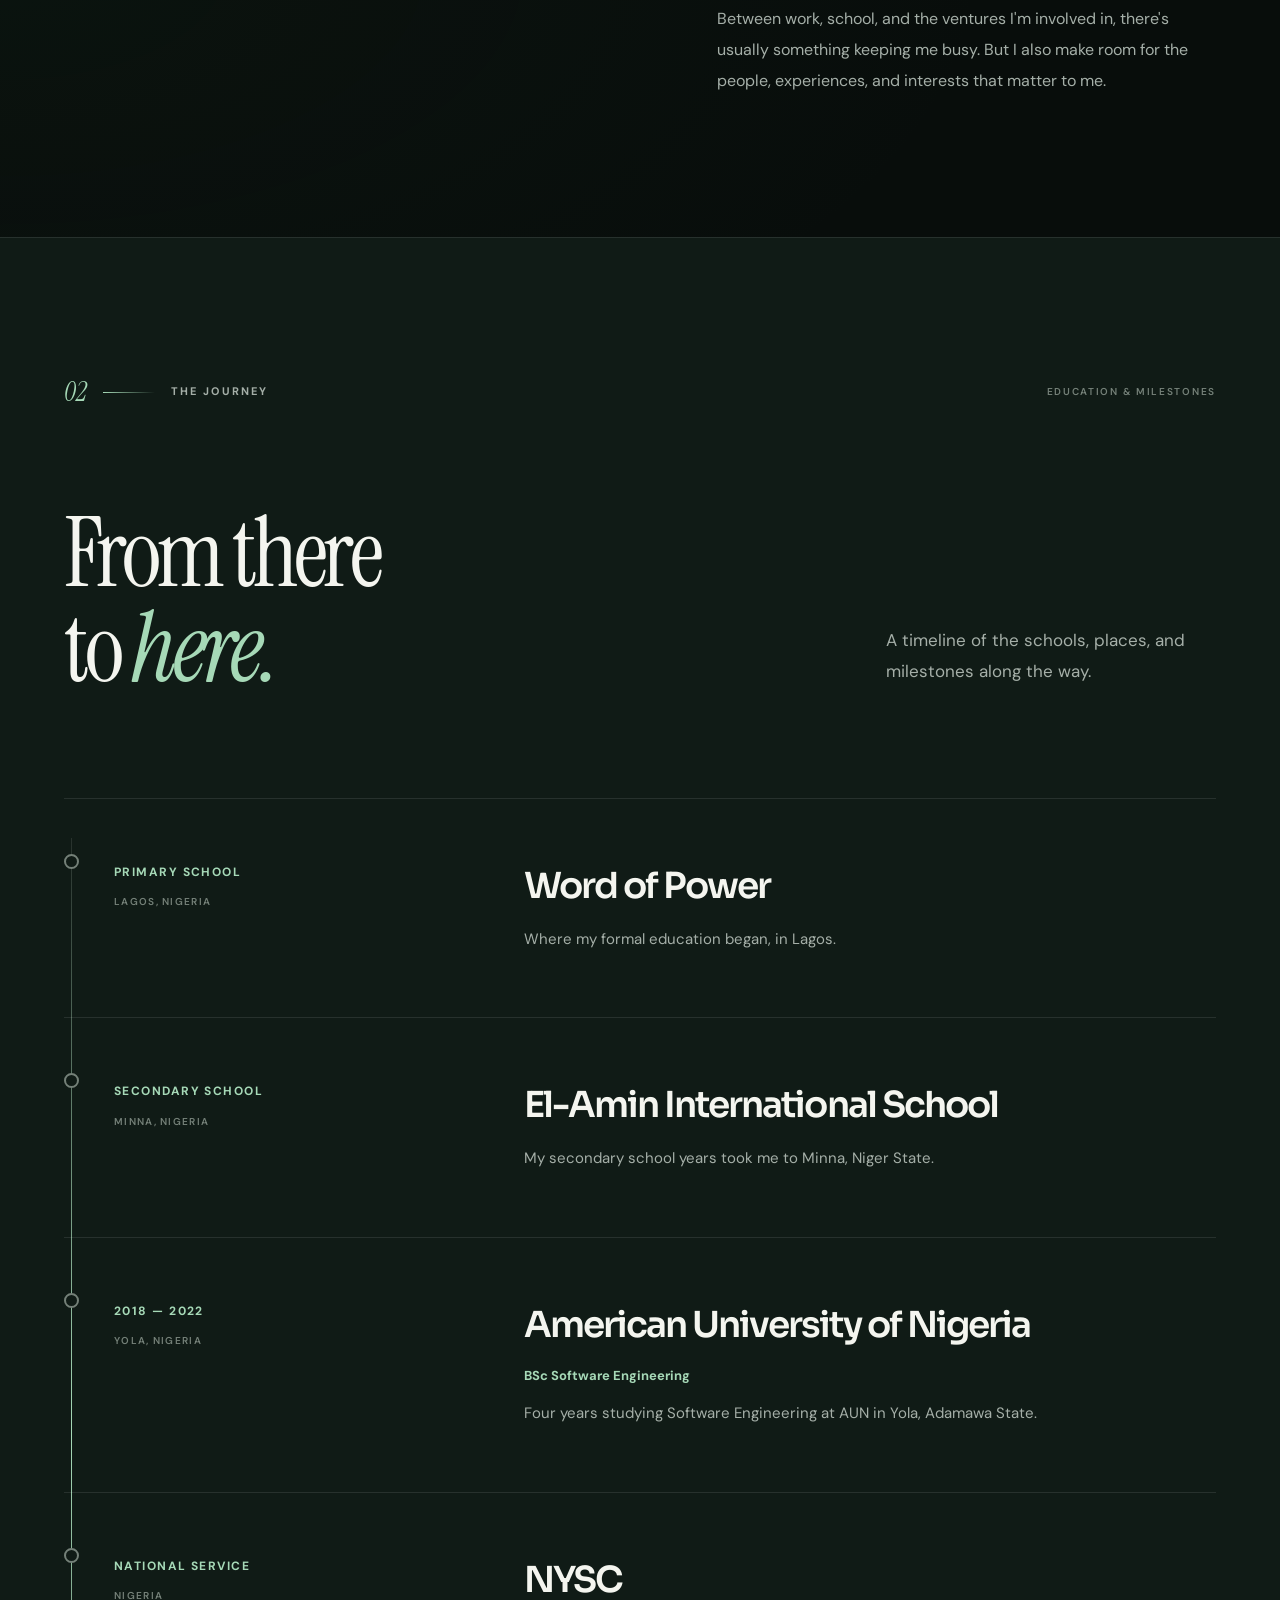
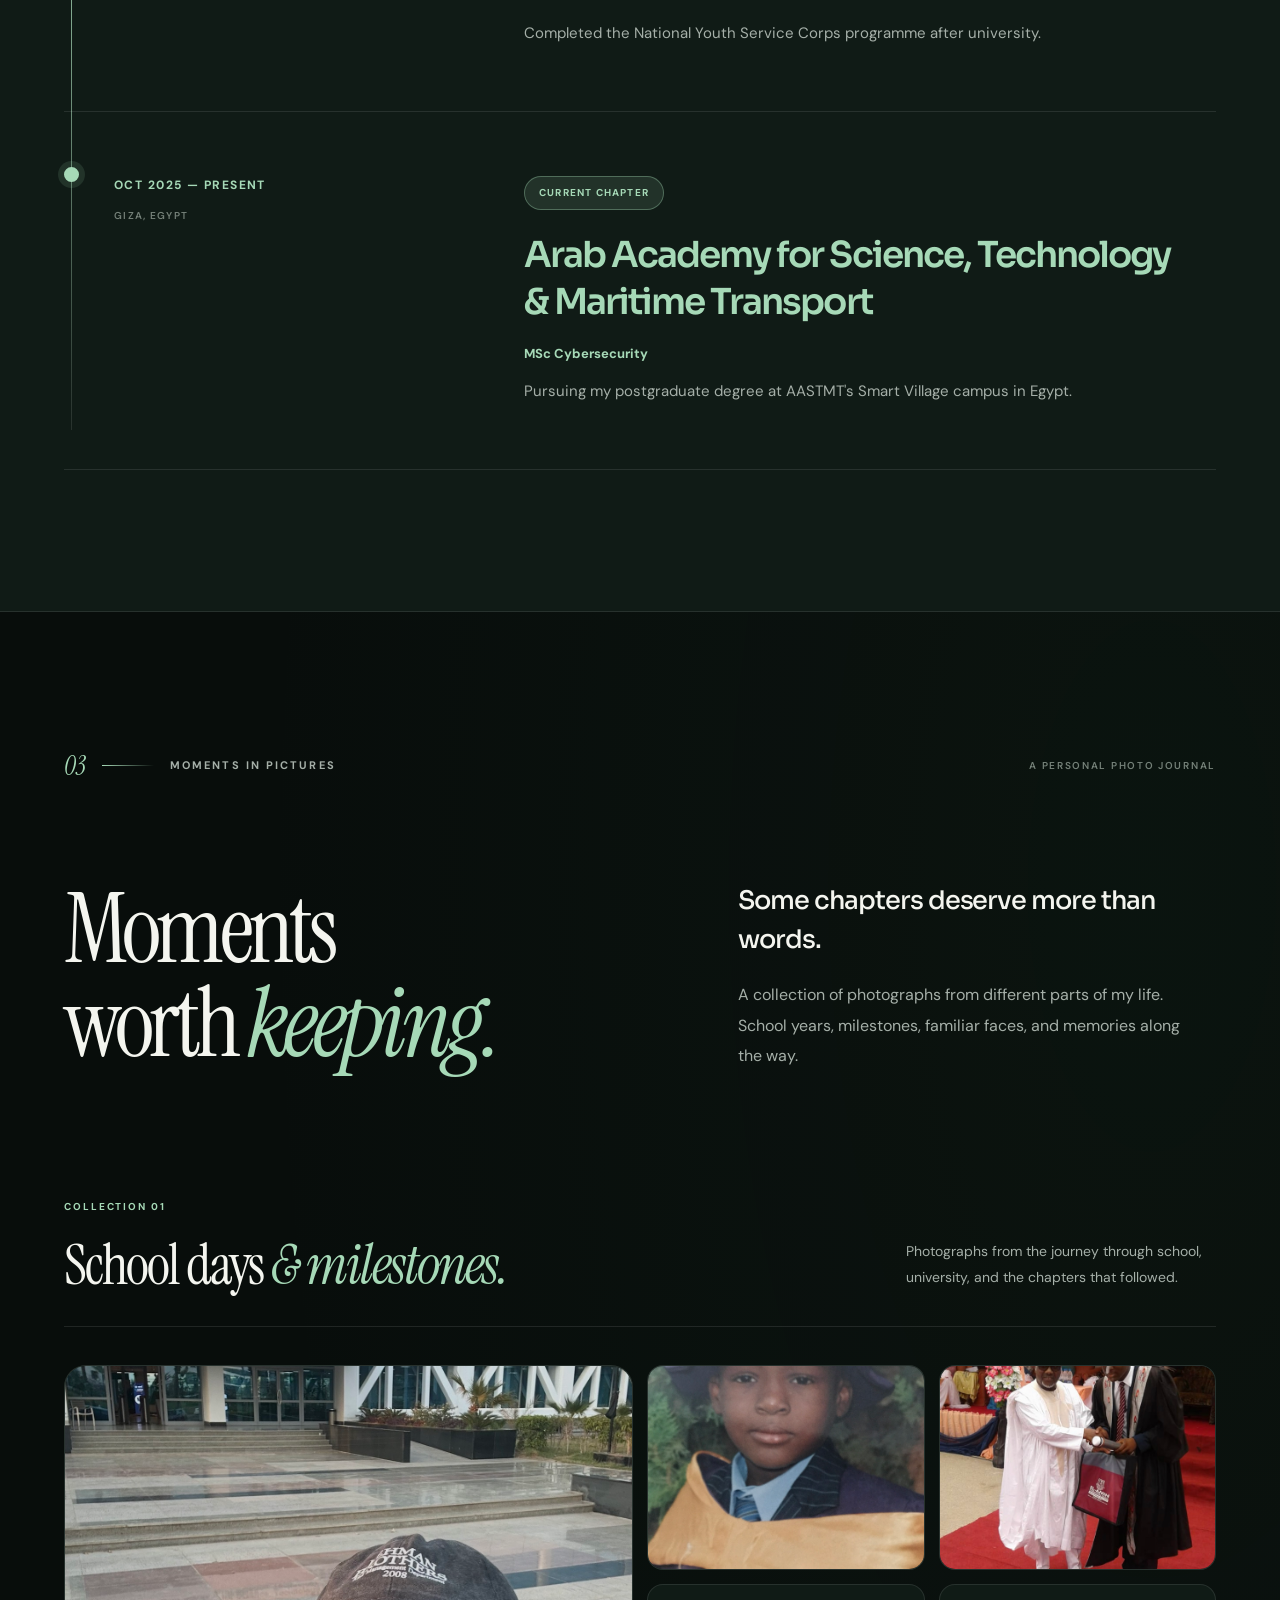
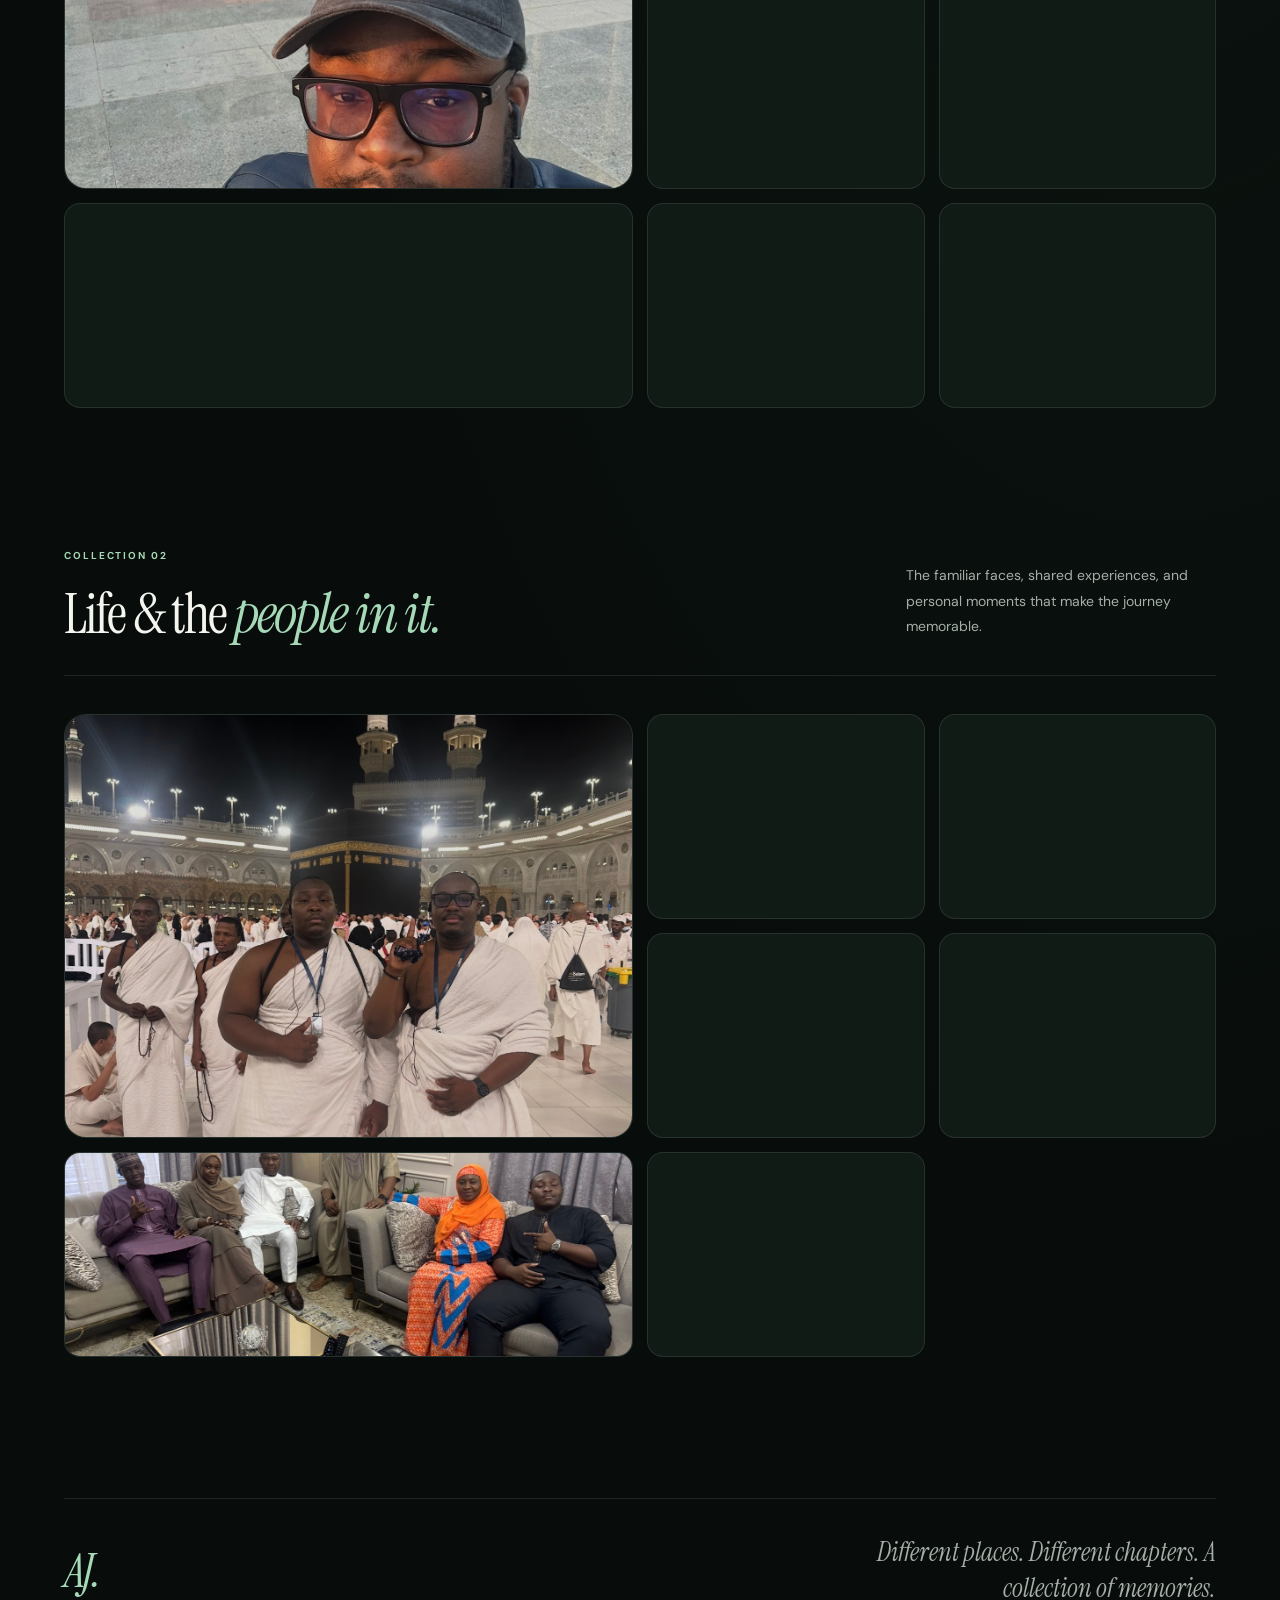
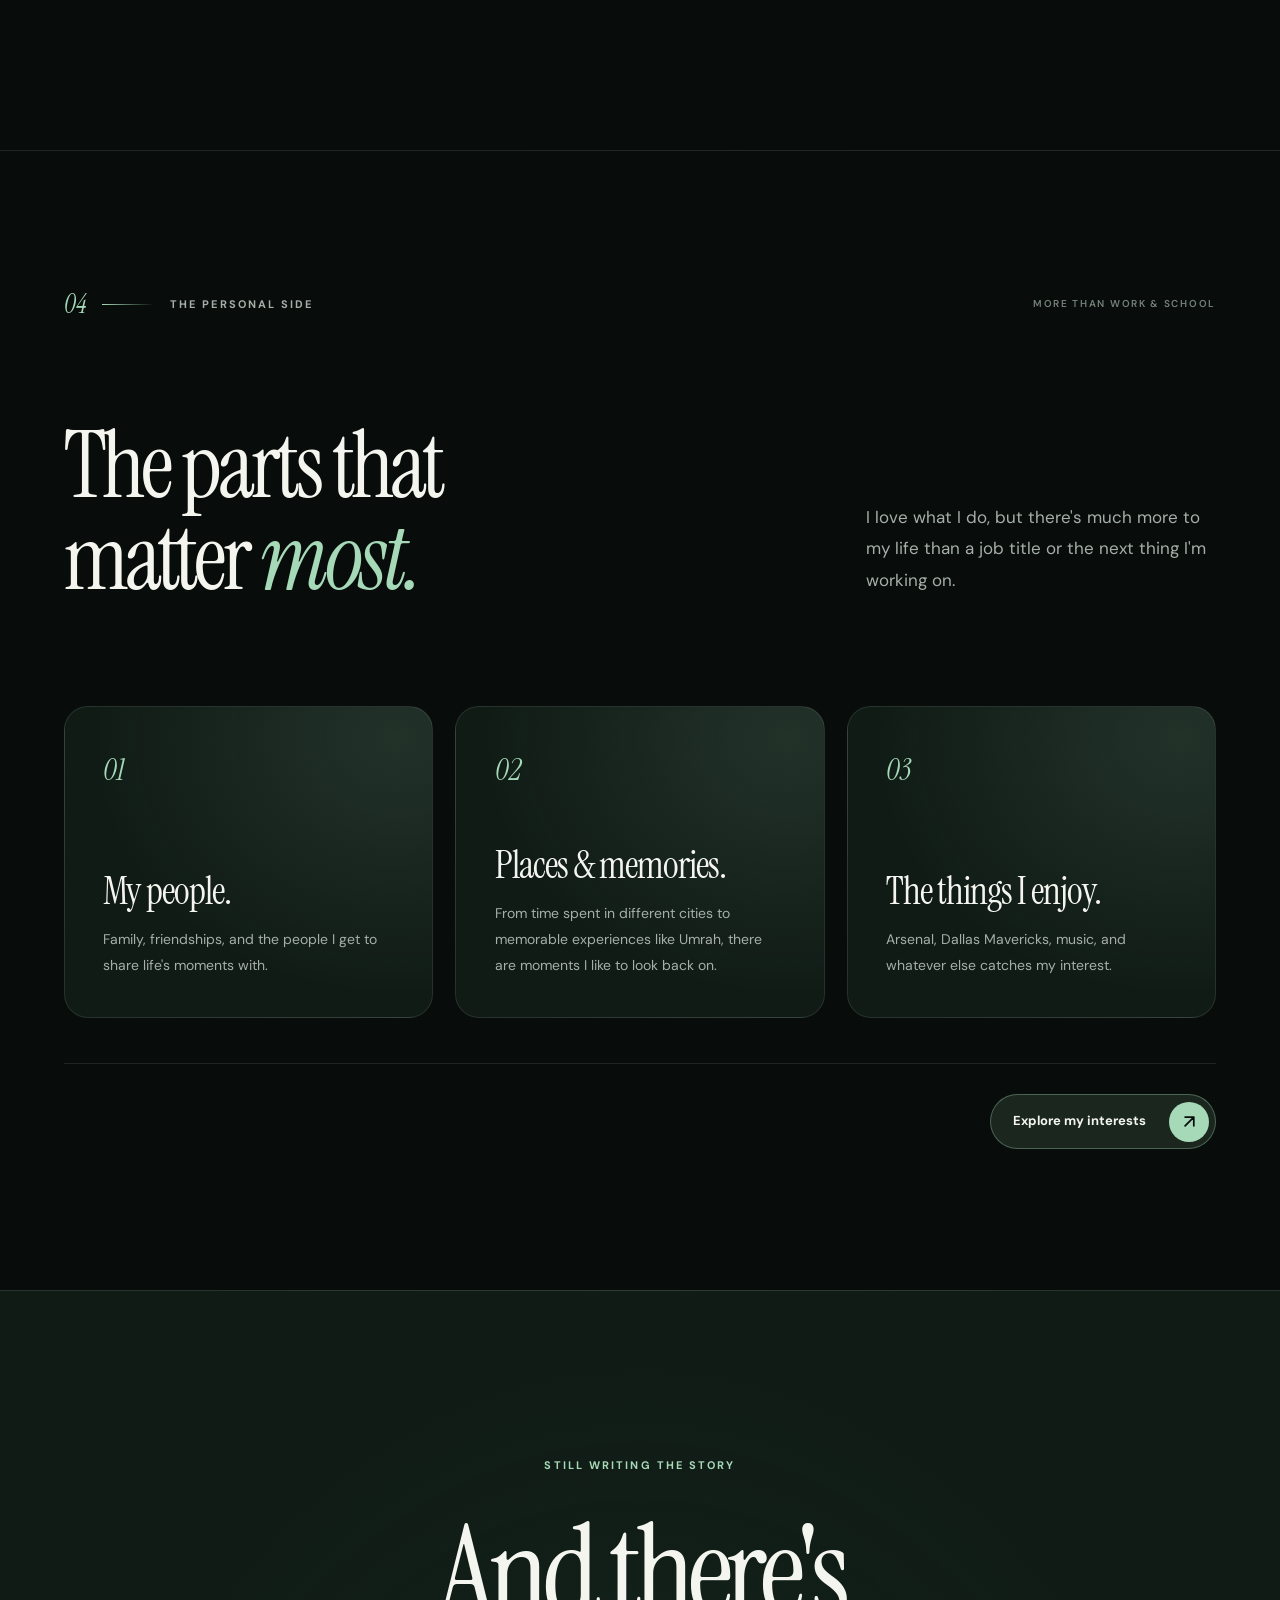
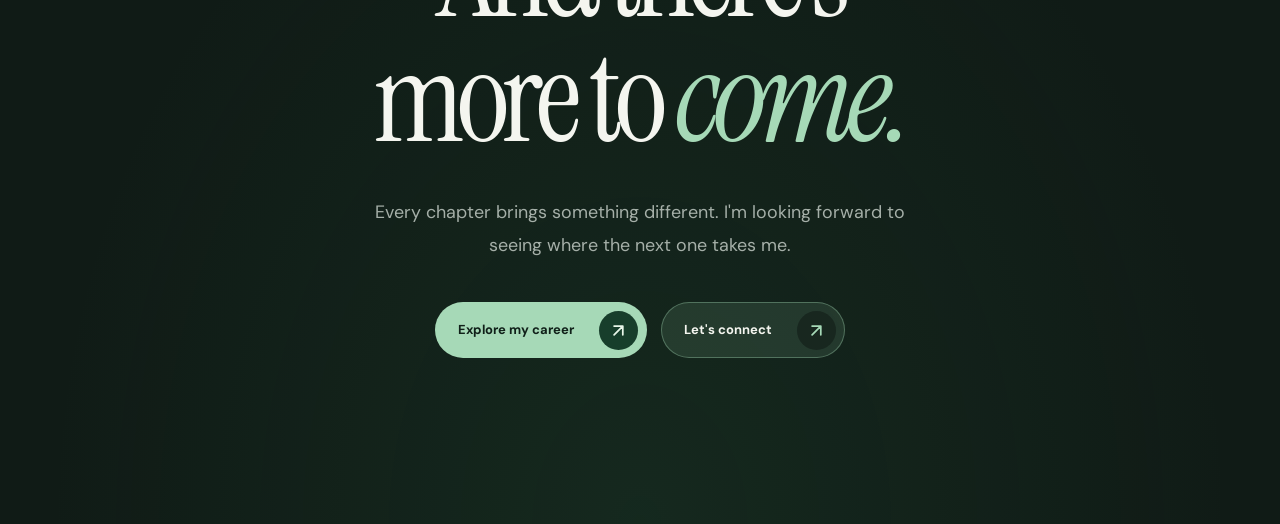
<file: about.html>
<!DOCTYPE html>
<html lang="en">

<head>
    <meta charset="UTF-8">
    <meta name="viewport" content="width=device-width, initial-scale=1.0">

    <meta
        name="description"
        content="Get to know Abdulqudus Jimoh (AJ). Explore his background, education, journey from Nigeria to Egypt, and life beyond technology."
    >

    <meta name="author" content="Abdulqudus Jimoh">

    <title>About | AJ</title>

    <link rel="stylesheet" href="assets/css/style.css">

    <script src="assets/js/script.js" defer></script>
</head>

<body>

    <!-- =====================================
         WEBSITE HEADER
    ====================================== -->

    <header class="site-header">

        <nav class="navbar" aria-label="Main navigation">

            <a
                href="index.html"
                class="navbar-brand"
                aria-label="AJ - Homepage"
            >
                AJ
            </a>

            <div
                class="nav-links"
                id="primary-navigation"
            >

                <a href="index.html">
                    Home
                </a>

                <a
                    href="about.html"
                    class="active"
                    aria-current="page"
                >
                    About
                </a>

                <a href="career.html">
                    Career
                </a>

                <a href="ventures.html">
                    Ventures
                </a>

                <a href="beyond-work.html">
                    Beyond Work
                </a>

                <a href="contact.html">
                    Contact
                </a>

            </div>

            <button
                type="button"
                class="theme-toggle"
                id="theme-toggle"
                aria-label="Switch colour theme"
            >
                <span
                    class="theme-icon"
                    aria-hidden="true"
                ></span>
            </button>

            <button
                type="button"
                class="mobile-menu-toggle"
                id="mobile-menu-toggle"
                aria-label="Open navigation menu"
                aria-controls="primary-navigation"
                aria-expanded="false"
            >

                <span
                    class="menu-toggle-icon"
                    aria-hidden="true"
                >
                    <span class="menu-toggle-line menu-toggle-line-top"></span>
                    <span class="menu-toggle-line menu-toggle-line-bottom"></span>
                </span>

            </button>

        </nav>

    </header>


    <!-- =====================================
         ABOUT PAGE
    ====================================== -->

    <main id="main-content">


        <!-- =================================
             ABOUT HERO
        ================================== -->

        <section
            class="about-page-hero"
            aria-labelledby="about-page-title"
        >

            <div
                class="about-page-hero-atmosphere"
                aria-hidden="true"
            ></div>

            <div class="about-page-container">

                <div class="about-page-eyebrow">

                    <span
                        class="about-page-eyebrow-dot"
                        aria-hidden="true"
                    ></span>

                    <span>
                        THE PERSON BEHIND THE INITIALS
                    </span>

                </div>

                <h1
                    class="about-page-title"
                    id="about-page-title"
                >
                    You can
                    <br>
                    call me <em>AJ.</em>
                </h1>

                <div class="about-page-hero-bottom">

                    <p class="about-page-hero-description">
                        I'm Abdulqudus Jimoh. Nigerian, currently
                        based in Giza, Egypt. My life involves
                        technology, building things, studying,
                        and a whole lot more beyond that.
                    </p>

                    <div class="about-page-hero-location">

                        <span class="about-page-location-label">
                            MY JOURNEY
                        </span>

                        <span class="about-page-location-route">
                            Nigeria
                            <span aria-hidden="true">↗</span>
                            Egypt
                        </span>

                    </div>

                </div>

            </div>

        </section>


        <!-- =================================
             MY STORY
        ================================== -->

        <section
            class="about-story"
            id="my-story"
            aria-labelledby="about-story-title"
        >

            <div class="about-page-container">

                <div class="about-page-section-heading">

                    <div class="about-page-section-label">

                        <span class="about-page-section-number">
                            01
                        </span>

                        <span class="about-page-section-line"></span>

                        <span class="about-page-section-name">
                            MY STORY
                        </span>

                    </div>

                    <p class="about-page-section-note">
                        A LITTLE BACKGROUND
                    </p>

                </div>

                <div class="about-story-grid">

                    <div class="about-story-heading">

                        <h2 id="about-story-title">
                            A few places.
                            <br>
                            A lot of
                            <em>chapters.</em>
                        </h2>

                    </div>

                    <div class="about-story-content">

                        <p class="about-story-lead">
                            I've called different places home,
                            and each has been part of my journey.
                        </p>

                        <p>
                            My school years took me through Lagos,
                            Minna, and Yola. I studied Software
                            Engineering at the American University
                            of Nigeria, completed my national
                            service, and began building my career
                            in technology and financial services.
                        </p>

                        <p>
                            These days, I'm in Egypt, pursuing
                            a Master's degree in Cybersecurity
                            at the Arab Academy for Science,
                            Technology & Maritime Transport.
                        </p>

                        <p>
                            Between work, school, and the ventures
                            I'm involved in, there's usually
                            something keeping me busy. But I also
                            make room for the people, experiences,
                            and interests that matter to me.
                        </p>

                    </div>

                </div>

            </div>

        </section>


        <!-- =================================
             LIFE & EDUCATION TIMELINE
        ================================== -->

        <section
            class="about-journey"
            id="my-journey"
            aria-labelledby="about-journey-title"
        >

            <div class="about-page-container">

                <div class="about-page-section-heading">

                    <div class="about-page-section-label">

                        <span class="about-page-section-number">
                            02
                        </span>

                        <span class="about-page-section-line"></span>

                        <span class="about-page-section-name">
                            THE JOURNEY
                        </span>

                    </div>

                    <p class="about-page-section-note">
                        EDUCATION & MILESTONES
                    </p>

                </div>

                <div class="about-journey-intro">

                    <h2 id="about-journey-title">
                        From there
                        <br>
                        to <em>here.</em>
                    </h2>

                    <p>
                        A timeline of the schools, places,
                        and milestones along the way.
                    </p>

                </div>

                <div class="about-journey-timeline">


                    <!-- PRIMARY SCHOOL -->
                    <article class="about-journey-item">

                        <div
                            class="about-journey-marker"
                            aria-hidden="true"
                        ></div>

                        <div class="about-journey-meta">

                            <span class="about-journey-stage">
                                PRIMARY SCHOOL
                            </span>

                            <span class="about-journey-place">
                                LAGOS, NIGERIA
                            </span>

                        </div>

                        <div class="about-journey-content">

                            <h3>
                                Word of Power
                            </h3>

                            <p>
                                Where my formal education began,
                                in Lagos.
                            </p>

                        </div>

                    </article>


                    <!-- SECONDARY SCHOOL -->
                    <article class="about-journey-item">

                        <div
                            class="about-journey-marker"
                            aria-hidden="true"
                        ></div>

                        <div class="about-journey-meta">

                            <span class="about-journey-stage">
                                SECONDARY SCHOOL
                            </span>

                            <span class="about-journey-place">
                                MINNA, NIGERIA
                            </span>

                        </div>

                        <div class="about-journey-content">

                            <h3>
                                El-Amin International School
                            </h3>

                            <p>
                                My secondary school years
                                took me to Minna, Niger State.
                            </p>

                        </div>

                    </article>


                    <!-- UNIVERSITY -->
                    <article class="about-journey-item">

                        <div
                            class="about-journey-marker"
                            aria-hidden="true"
                        ></div>

                        <div class="about-journey-meta">

                            <span class="about-journey-stage">
                                2018 — 2022
                            </span>

                            <span class="about-journey-place">
                                YOLA, NIGERIA
                            </span>

                        </div>

                        <div class="about-journey-content">

                            <h3>
                                American University of Nigeria
                            </h3>

                            <p class="about-journey-qualification">
                                BSc Software Engineering
                            </p>

                            <p>
                                Four years studying Software
                                Engineering at AUN in Yola,
                                Adamawa State.
                            </p>

                        </div>

                    </article>


                    <!-- NATIONAL SERVICE -->
                    <article class="about-journey-item">

                        <div
                            class="about-journey-marker"
                            aria-hidden="true"
                        ></div>

                        <div class="about-journey-meta">

                            <span class="about-journey-stage">
                                NATIONAL SERVICE
                            </span>

                            <span class="about-journey-place">
                                NIGERIA
                            </span>

                        </div>

                        <div class="about-journey-content">

                            <h3>
                                NYSC
                            </h3>

                            <p>
                                Completed the National Youth
                                Service Corps programme
                                after university.
                            </p>

                        </div>

                    </article>


                    <!-- MASTER'S DEGREE -->
                    <article
                        class="about-journey-item about-journey-item-current"
                    >

                        <div
                            class="about-journey-marker"
                            aria-hidden="true"
                        ></div>

                        <div class="about-journey-meta">

                            <span class="about-journey-stage">
                                OCT 2025 — PRESENT
                            </span>

                            <span class="about-journey-place">
                                GIZA, EGYPT
                            </span>

                        </div>

                        <div class="about-journey-content">

                            <span class="about-journey-current-label">
                                CURRENT CHAPTER
                            </span>

                            <h3>
                                Arab Academy for Science,
                                Technology & Maritime Transport
                            </h3>

                            <p class="about-journey-qualification">
                                MSc Cybersecurity
                            </p>

                            <p>
                                Pursuing my postgraduate degree
                                at AASTMT's Smart Village campus
                                in Egypt.
                            </p>

                        </div>

                    </article>

                </div>

            </div>

        </section>


        <!-- =================================
             PERSONAL PHOTOGRAPHIC JOURNAL
        ================================== -->

        <section
            class="about-moments"
            id="moments"
            aria-labelledby="about-moments-title"
        >

            <div class="about-page-container">

                <!-- Section Label -->
                <div class="about-page-section-heading">

                    <div class="about-page-section-label">

                        <span class="about-page-section-number">
                            03
                        </span>

                        <span class="about-page-section-line"></span>

                        <span class="about-page-section-name">
                            MOMENTS IN PICTURES
                        </span>

                    </div>

                    <p class="about-page-section-note">
                        A PERSONAL PHOTO JOURNAL
                    </p>

                </div>


                <!-- Gallery Introduction -->
                <div class="about-moments-intro">

                    <div class="about-moments-title-area">

                        <h2 id="about-moments-title">
                            Moments
                            <br>
                            worth <em>keeping.</em>
                        </h2>

                    </div>

                    <div class="about-moments-description-area">

                        <p class="about-moments-lead">
                            Some chapters deserve
                            more than words.
                        </p>

                        <p class="about-moments-description">
                            A collection of photographs
                            from different parts of my life.
                            School years, milestones,
                            familiar faces, and memories
                            along the way.
                        </p>

                    </div>

                </div>


                <!-- =================================
                     COLLECTION 01: EDUCATION
                ================================== -->

                <div class="about-moments-collection">

                    <div class="about-moments-collection-heading">

                        <div class="about-moments-collection-title-area">

                            <span class="about-moments-collection-index">
                                COLLECTION 01
                            </span>

                            <h3>
                                School days
                                <em>& milestones.</em>
                            </h3>

                        </div>

                        <p>
                            Photographs from the journey
                            through school, university,
                            and the chapters that followed.
                        </p>

                    </div>


                    <div class="about-moments-grid">

                        <a
                            href="assets/images/about/IMG_7557.jpg"
                            class="about-moments-photo about-moments-photo-featured"
                            target="_blank"
                            rel="noopener noreferrer"
                            aria-label="Open education photograph 1"
                        >
                            <img
                                src="assets/images/about/IMG_7557.jpg"
                                alt="Photograph from AJ's education journey"
                                loading="lazy"
                                decoding="async"
                            >
                        </a>

                        <a
                            href="assets/images/about/IMG_7560.jpg"
                            class="about-moments-photo"
                            target="_blank"
                            rel="noopener noreferrer"
                            aria-label="Open education photograph 2"
                        >
                            <img
                                src="assets/images/about/IMG_7560.jpg"
                                alt="Photograph from AJ's school years"
                                loading="lazy"
                                decoding="async"
                            >
                        </a>

                        <a
                            href="assets/images/about/IMG_7561.jpg"
                            class="about-moments-photo"
                            target="_blank"
                            rel="noopener noreferrer"
                            aria-label="Open education photograph 3"
                        >
                            <img
                                src="assets/images/about/IMG_7561.jpg"
                                alt="Photograph from AJ's education journey"
                                loading="lazy"
                                decoding="async"
                            >
                        </a>

                        <a
                            href="assets/images/about/IMG_7562.jpg"
                            class="about-moments-photo"
                            target="_blank"
                            rel="noopener noreferrer"
                            aria-label="Open education photograph 4"
                        >
                            <img
                                src="assets/images/about/IMG_7562.jpg"
                                alt="Photograph from AJ's education journey"
                                loading="lazy"
                                decoding="async"
                            >
                        </a>

                        <a
                            href="assets/images/about/IMG_7564.jpg"
                            class="about-moments-photo"
                            target="_blank"
                            rel="noopener noreferrer"
                            aria-label="Open education photograph 5"
                        >
                            <img
                                src="assets/images/about/IMG_7564.jpg"
                                alt="Photograph from AJ's education journey"
                                loading="lazy"
                                decoding="async"
                            >
                        </a>

                        <a
                            href="assets/images/about/IMG_7565.jpg"
                            class="about-moments-photo about-moments-photo-wide"
                            target="_blank"
                            rel="noopener noreferrer"
                            aria-label="Open education photograph 6"
                        >
                            <img
                                src="assets/images/about/IMG_7565.jpg"
                                alt="Photograph from AJ's education milestones"
                                loading="lazy"
                                decoding="async"
                            >
                        </a>

                        <a
                            href="assets/images/about/IMG_7566.jpg"
                            class="about-moments-photo"
                            target="_blank"
                            rel="noopener noreferrer"
                            aria-label="Open education photograph 7"
                        >
                            <img
                                src="assets/images/about/IMG_7566.jpg"
                                alt="Photograph from AJ's education journey"
                                loading="lazy"
                                decoding="async"
                            >
                        </a>

                        <a
                            href="assets/images/about/IMG_7567.jpg"
                            class="about-moments-photo"
                            target="_blank"
                            rel="noopener noreferrer"
                            aria-label="Open education photograph 8"
                        >
                            <img
                                src="assets/images/about/IMG_7567.jpg"
                                alt="Photograph from AJ's education journey"
                                loading="lazy"
                                decoding="async"
                            >
                        </a>

                    </div>

                </div>


                <!-- =================================
                     COLLECTION 02: LIFE & PEOPLE
                ================================== -->

                <div class="about-moments-collection">

                    <div class="about-moments-collection-heading">

                        <div class="about-moments-collection-title-area">

                            <span class="about-moments-collection-index">
                                COLLECTION 02
                            </span>

                            <h3>
                                Life & the
                                <em>people in it.</em>
                            </h3>

                        </div>

                        <p>
                            The familiar faces,
                            shared experiences,
                            and personal moments
                            that make the journey memorable.
                        </p>

                    </div>


                    <div class="about-moments-grid">

                        <a
                            href="assets/images/about/IMG_7554.jpg"
                            class="about-moments-photo about-moments-photo-featured"
                            target="_blank"
                            rel="noopener noreferrer"
                            aria-label="Open personal photograph 1"
                        >
                            <img
                                src="assets/images/about/IMG_7554.jpg"
                                alt="Personal photograph from AJ's life"
                                loading="lazy"
                                decoding="async"
                            >
                        </a>

                        <a
                            href="assets/images/about/IMG_7555.jpg"
                            class="about-moments-photo"
                            target="_blank"
                            rel="noopener noreferrer"
                            aria-label="Open personal photograph 2"
                        >
                            <img
                                src="assets/images/about/IMG_7555.jpg"
                                alt="Personal photograph from AJ's life"
                                loading="lazy"
                                decoding="async"
                            >
                        </a>

                        <a
                            href="assets/images/about/IMG_7563.jpg"
                            class="about-moments-photo"
                            target="_blank"
                            rel="noopener noreferrer"
                            aria-label="Open personal photograph 3"
                        >
                            <img
                                src="assets/images/about/IMG_7563.jpg"
                                alt="Personal photograph from AJ's life"
                                loading="lazy"
                                decoding="async"
                            >
                        </a>

                        <a
                            href="assets/images/about/IMG_7569.jpg"
                            class="about-moments-photo"
                            target="_blank"
                            rel="noopener noreferrer"
                            aria-label="Open personal photograph 4"
                        >
                            <img
                                src="assets/images/about/IMG_7569.jpg"
                                alt="Personal photograph from AJ's life"
                                loading="lazy"
                                decoding="async"
                            >
                        </a>

                        <a
                            href="assets/images/about/IMG_7580.jpg"
                            class="about-moments-photo about-moments-photo-wide"
                            target="_blank"
                            rel="noopener noreferrer"
                            aria-label="Open personal photograph 5"
                        >
                            <img
                                src="assets/images/about/IMG_7580.jpg"
                                alt="Personal photograph from AJ's life"
                                loading="lazy"
                                decoding="async"
                            >
                        </a>

                        <a
                            href="assets/images/about/IMG_7584.jpg"
                            class="about-moments-photo"
                            target="_blank"
                            rel="noopener noreferrer"
                            aria-label="Open personal photograph 6"
                        >
                            <img
                                src="assets/images/about/IMG_7584.jpg"
                                alt="Personal photograph from AJ's life"
                                loading="lazy"
                                decoding="async"
                            >
                        </a>

                        <a
                            href="assets/images/about/IMG_7585.jpg"
                            class="about-moments-photo"
                            target="_blank"
                            rel="noopener noreferrer"
                            aria-label="Open personal photograph 7"
                        >
                            <img
                                src="assets/images/about/IMG_7585.jpg"
                                alt="Personal photograph from AJ's life"
                                loading="lazy"
                                decoding="async"
                            >
                        </a>

                    </div>

                </div>


                <!-- Gallery Closing Note -->
                <div class="about-moments-footer">

                    <span class="about-moments-footer-mark">
                        AJ.
                    </span>

                    <p>
                        Different places.
                        Different chapters.
                        A collection of memories.
                    </p>

                </div>

            </div>

        </section>


        <!-- =================================
             BEYOND THE PROFESSIONAL SIDE
        ================================== -->

        <section
            class="about-personal"
            id="beyond-the-professional"
            aria-labelledby="about-personal-title"
        >

            <div class="about-page-container">

                <div class="about-page-section-heading">

                    <div class="about-page-section-label">

                        <span class="about-page-section-number">
                            04
                        </span>

                        <span class="about-page-section-line"></span>

                        <span class="about-page-section-name">
                            THE PERSONAL SIDE
                        </span>

                    </div>

                    <p class="about-page-section-note">
                        MORE THAN WORK & SCHOOL
                    </p>

                </div>

                <div class="about-personal-intro">

                    <h2 id="about-personal-title">
                        The parts that
                        <br>
                        matter <em>most.</em>
                    </h2>

                    <p>
                        I love what I do, but there's much
                        more to my life than a job title
                        or the next thing I'm working on.
                    </p>

                </div>

                <div class="about-personal-grid">

                    <!-- People -->
                    <article class="about-personal-item">

                        <span class="about-personal-index">
                            01
                        </span>

                        <h3>
                            My people.
                        </h3>

                        <p>
                            Family, friendships, and the people
                            I get to share life's moments with.
                        </p>

                    </article>

                    <!-- Experiences -->
                    <article class="about-personal-item">

                        <span class="about-personal-index">
                            02
                        </span>

                        <h3>
                            Places & memories.
                        </h3>

                        <p>
                            From time spent in different cities
                            to memorable experiences like Umrah,
                            there are moments I like to look back on.
                        </p>

                    </article>

                    <!-- Interests -->
                    <article class="about-personal-item">

                        <span class="about-personal-index">
                            03
                        </span>

                        <h3>
                            The things I enjoy.
                        </h3>

                        <p>
                            Arsenal, Dallas Mavericks, music,
                            and whatever else catches
                            my interest.
                        </p>

                    </article>

                </div>

                <div class="about-personal-footer">

                    <a
                        href="beyond-work.html"
                        class="about-page-action-link"
                    >

                        <span>
                            Explore my interests
                        </span>

                        <span aria-hidden="true">
                            ↗
                        </span>

                    </a>

                </div>

            </div>

        </section>


        <!-- =================================
             ABOUT PAGE CLOSING
        ================================== -->

        <section
            class="about-page-closing"
            aria-labelledby="about-closing-title"
        >

            <div class="about-page-container">

                <span class="about-closing-eyebrow">
                    STILL WRITING THE STORY
                </span>

                <h2 id="about-closing-title">
                    And there's
                    <br>
                    more to <em>come.</em>
                </h2>

                <p>
                    Every chapter brings something different.
                    I'm looking forward to seeing
                    where the next one takes me.
                </p>

                <div class="about-closing-actions">

                    <a
                        href="career.html"
                        class="about-closing-link about-closing-link-primary"
                    >
                        <span>Explore my career</span>
                        <span aria-hidden="true">↗</span>
                    </a>

                    <a
                        href="contact.html"
                        class="about-closing-link about-closing-link-secondary"
                    >
                        <span>Let's connect</span>
                        <span aria-hidden="true">↗</span>
                    </a>

                </div>

            </div>

        </section>

    </main>

</body>

</html>
</file>
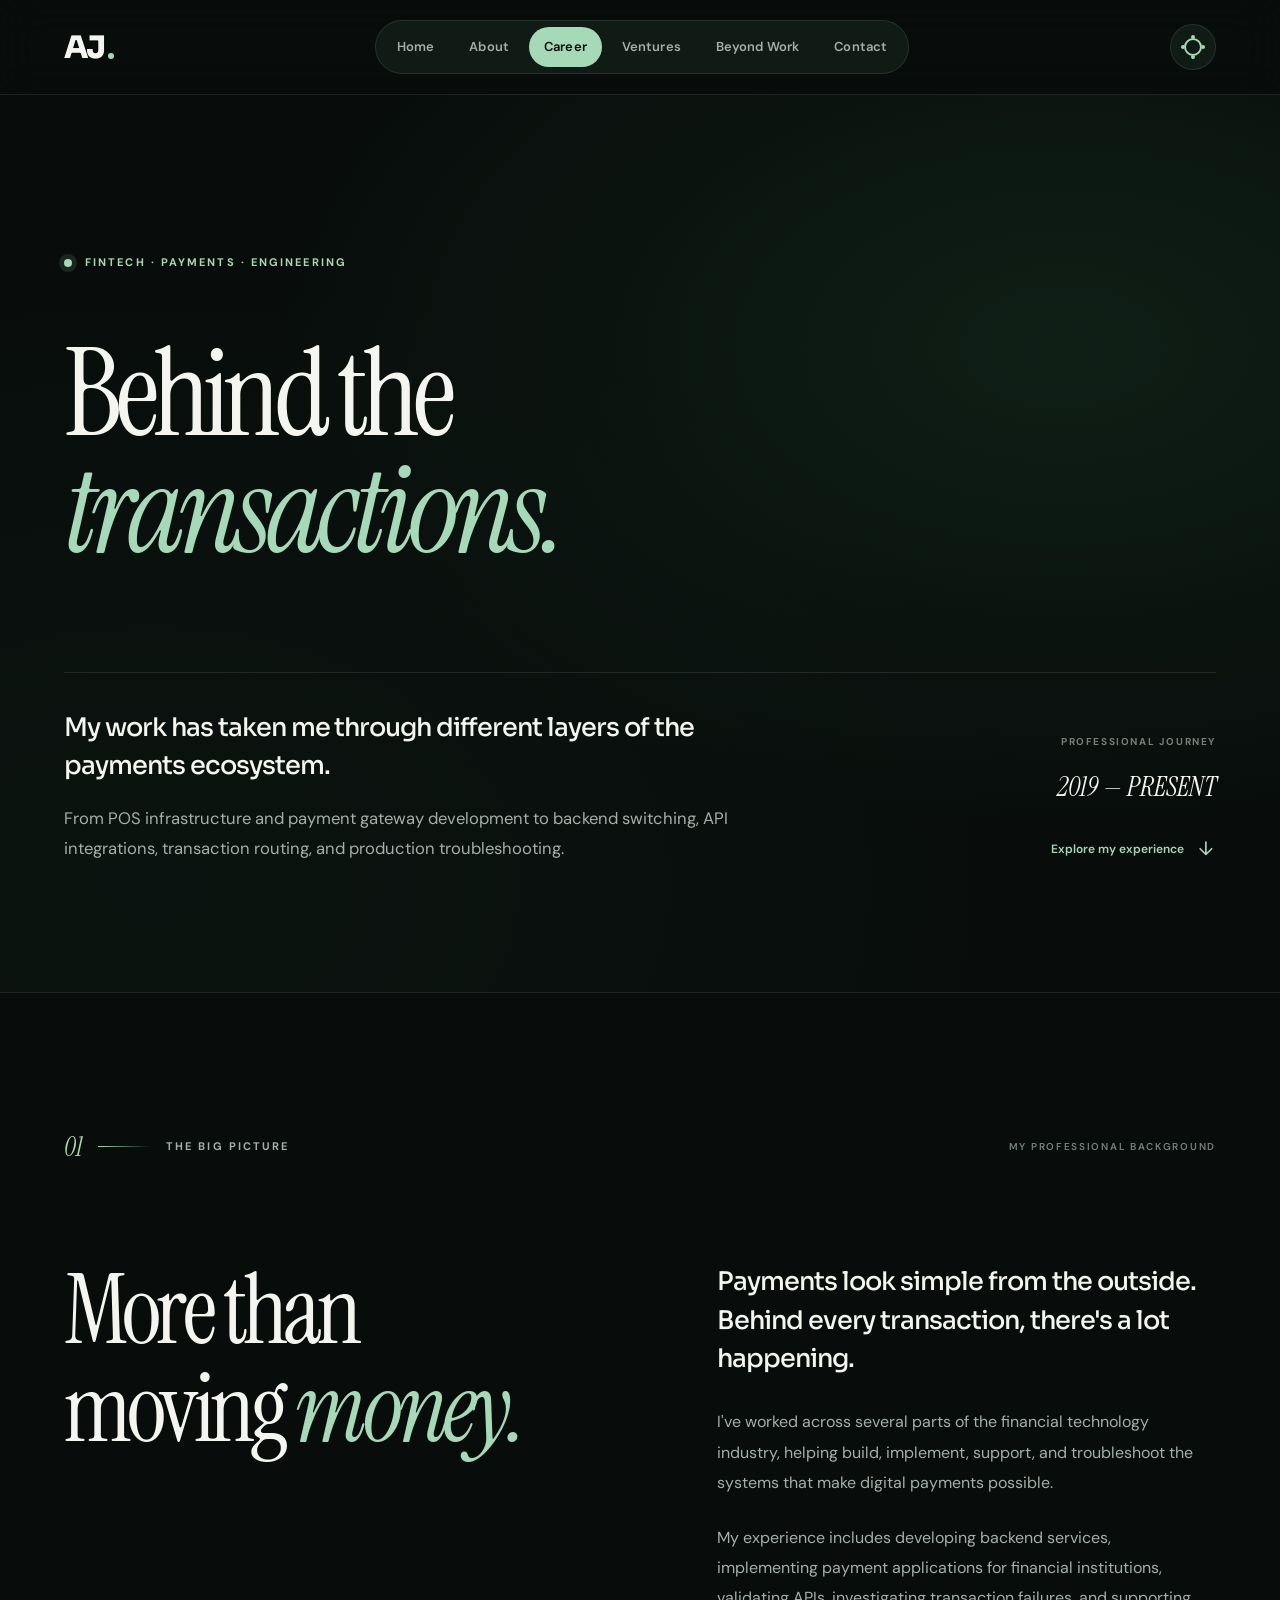
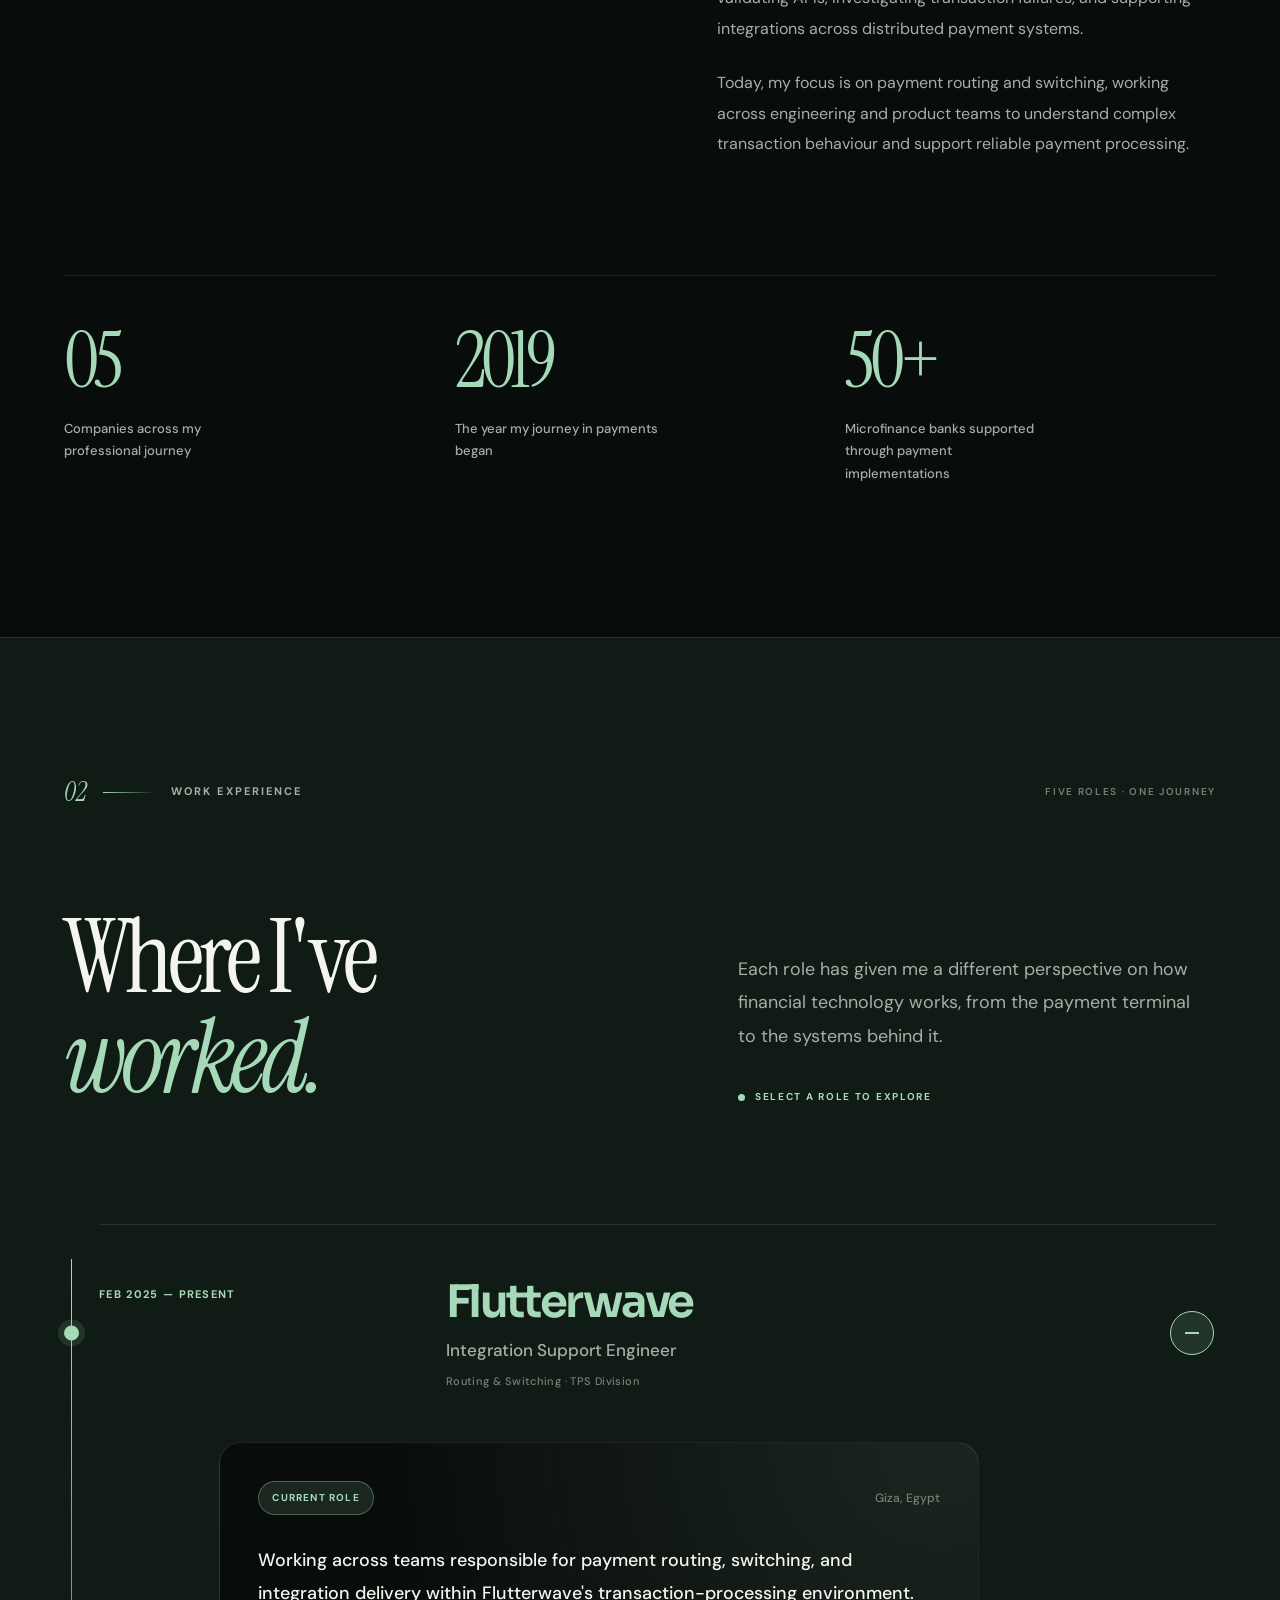
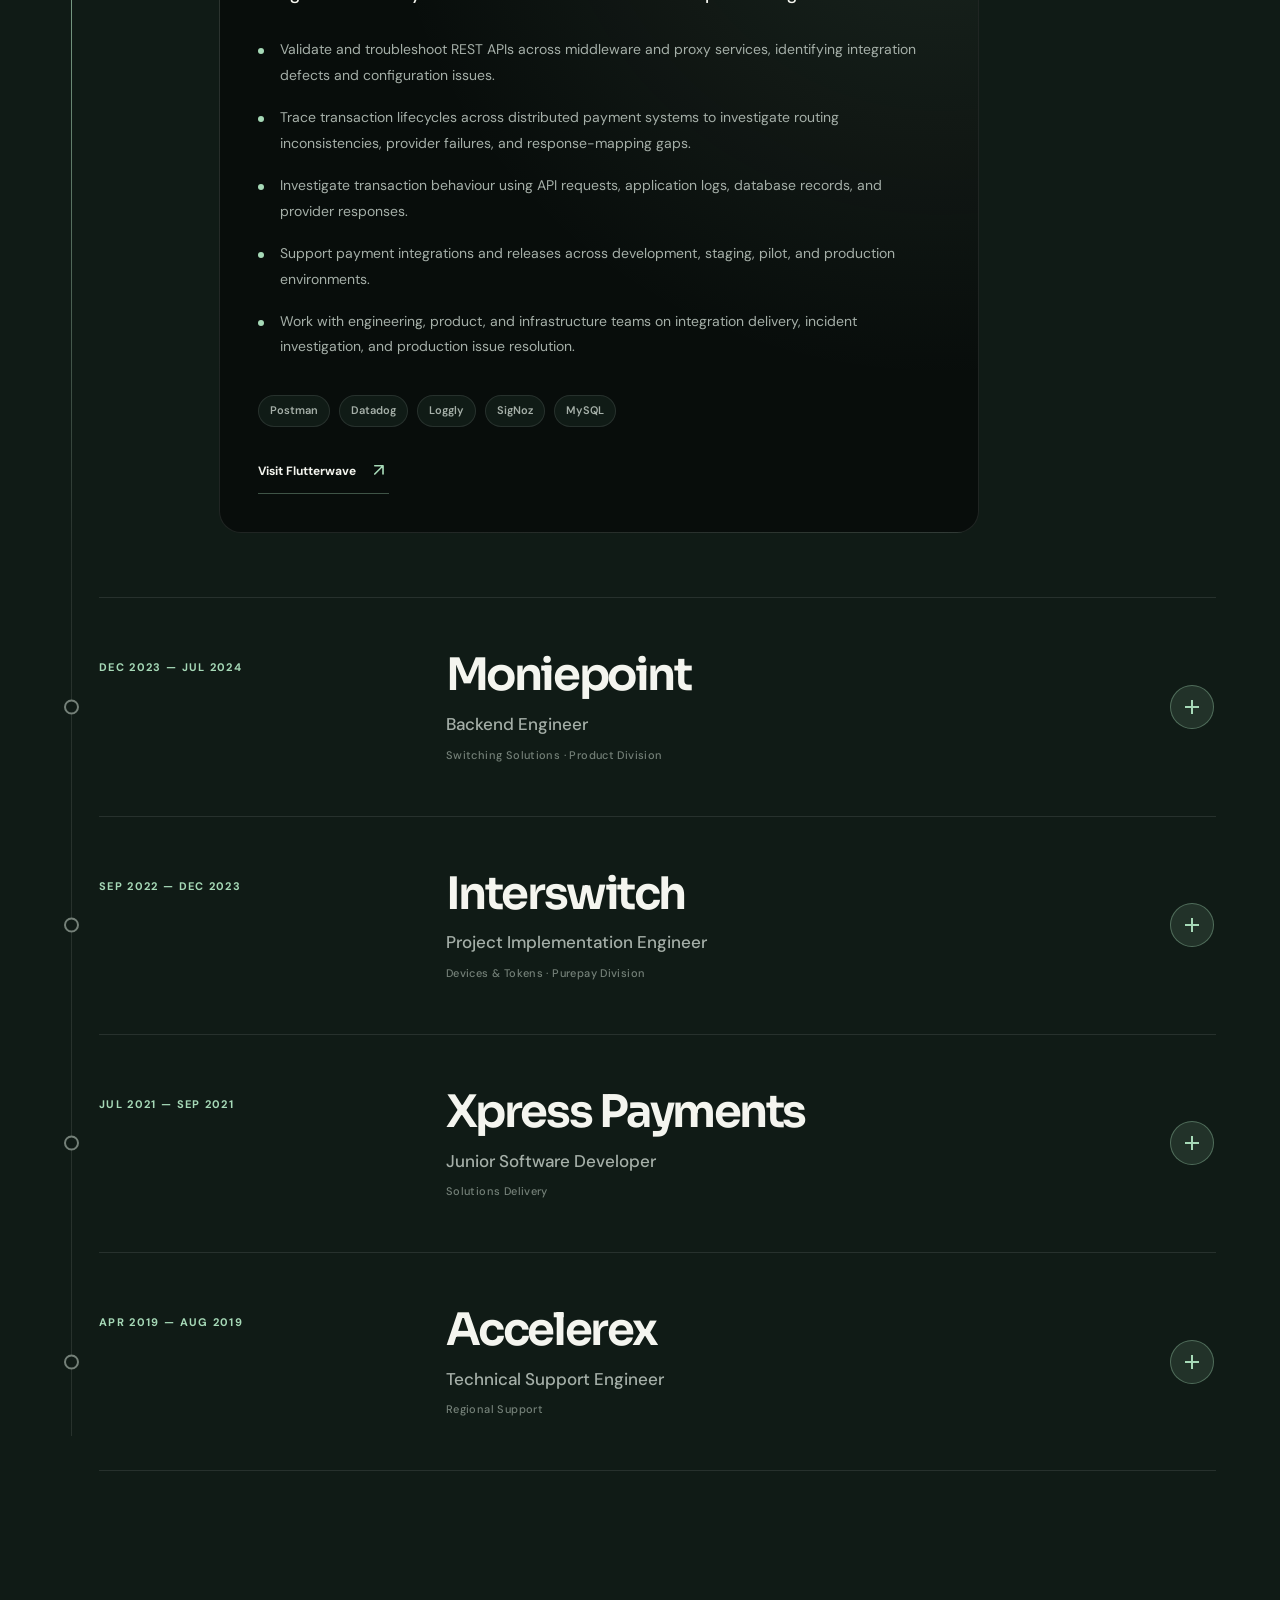
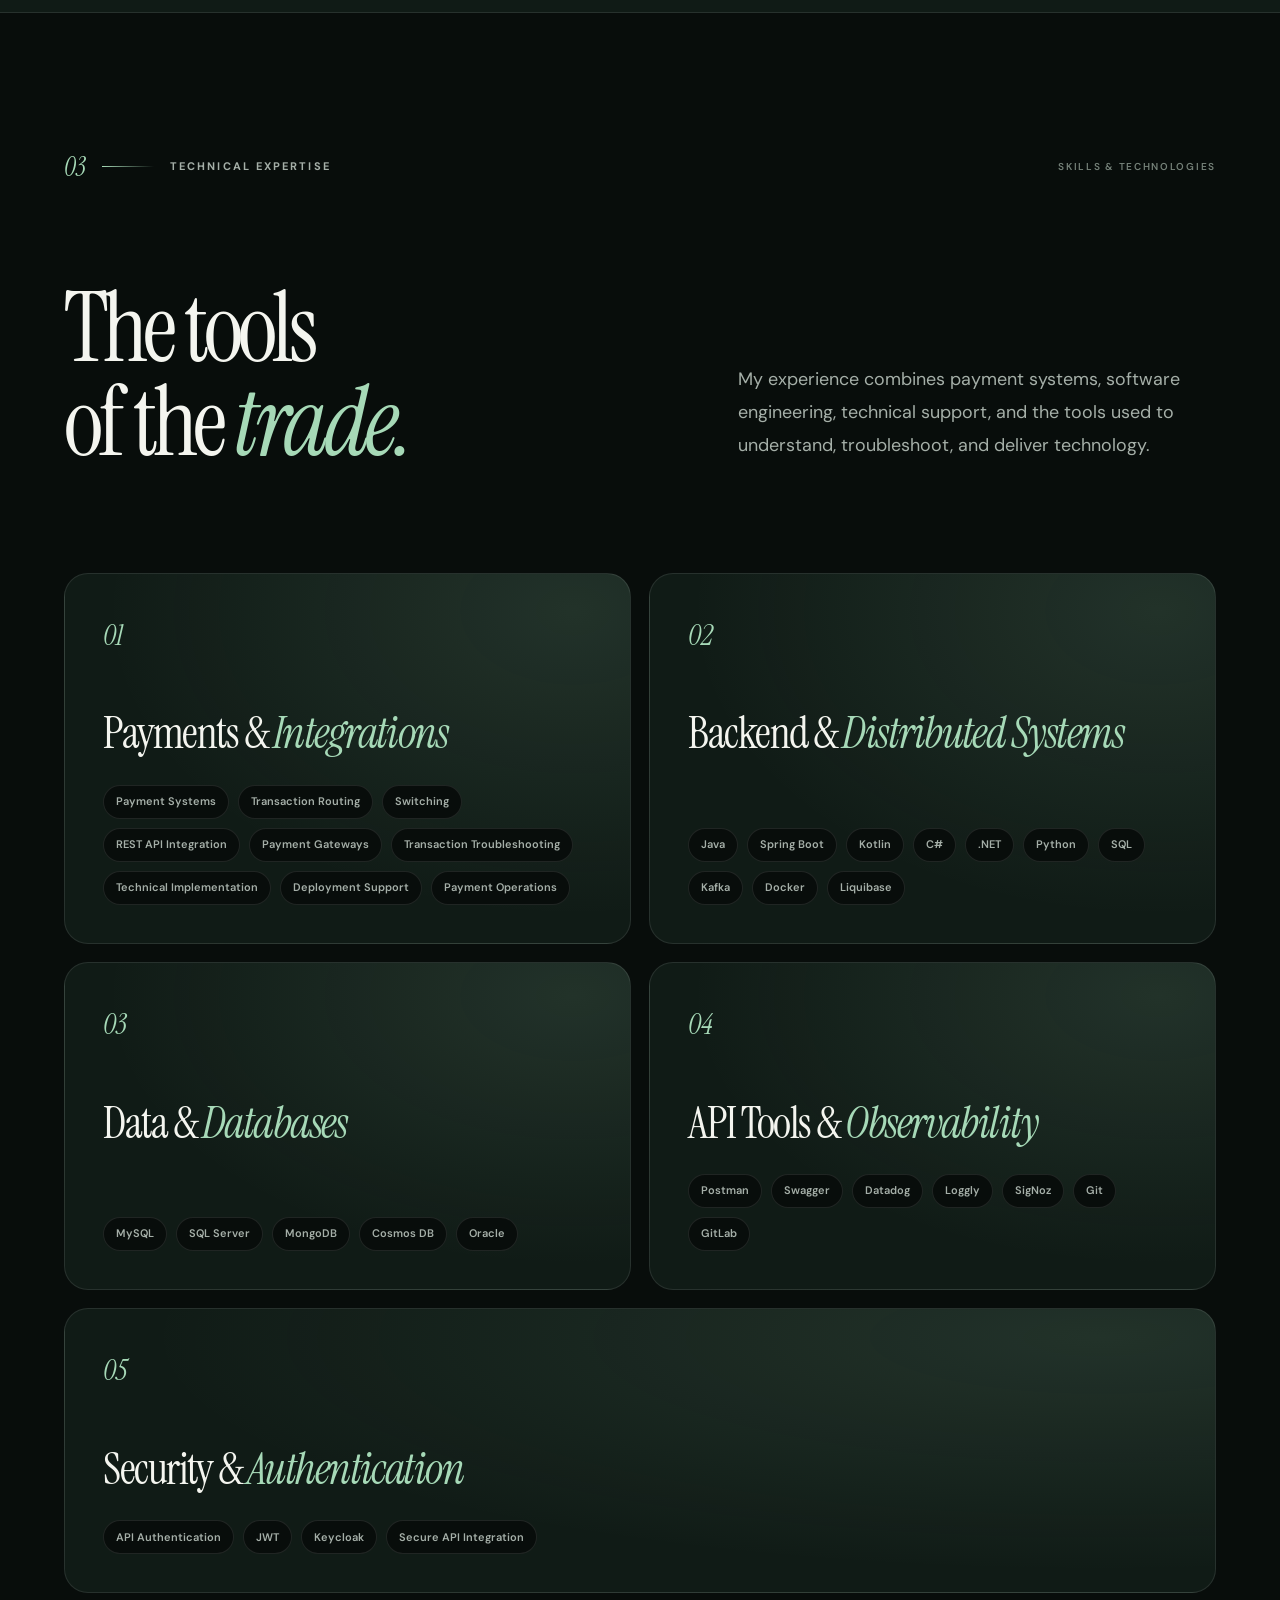
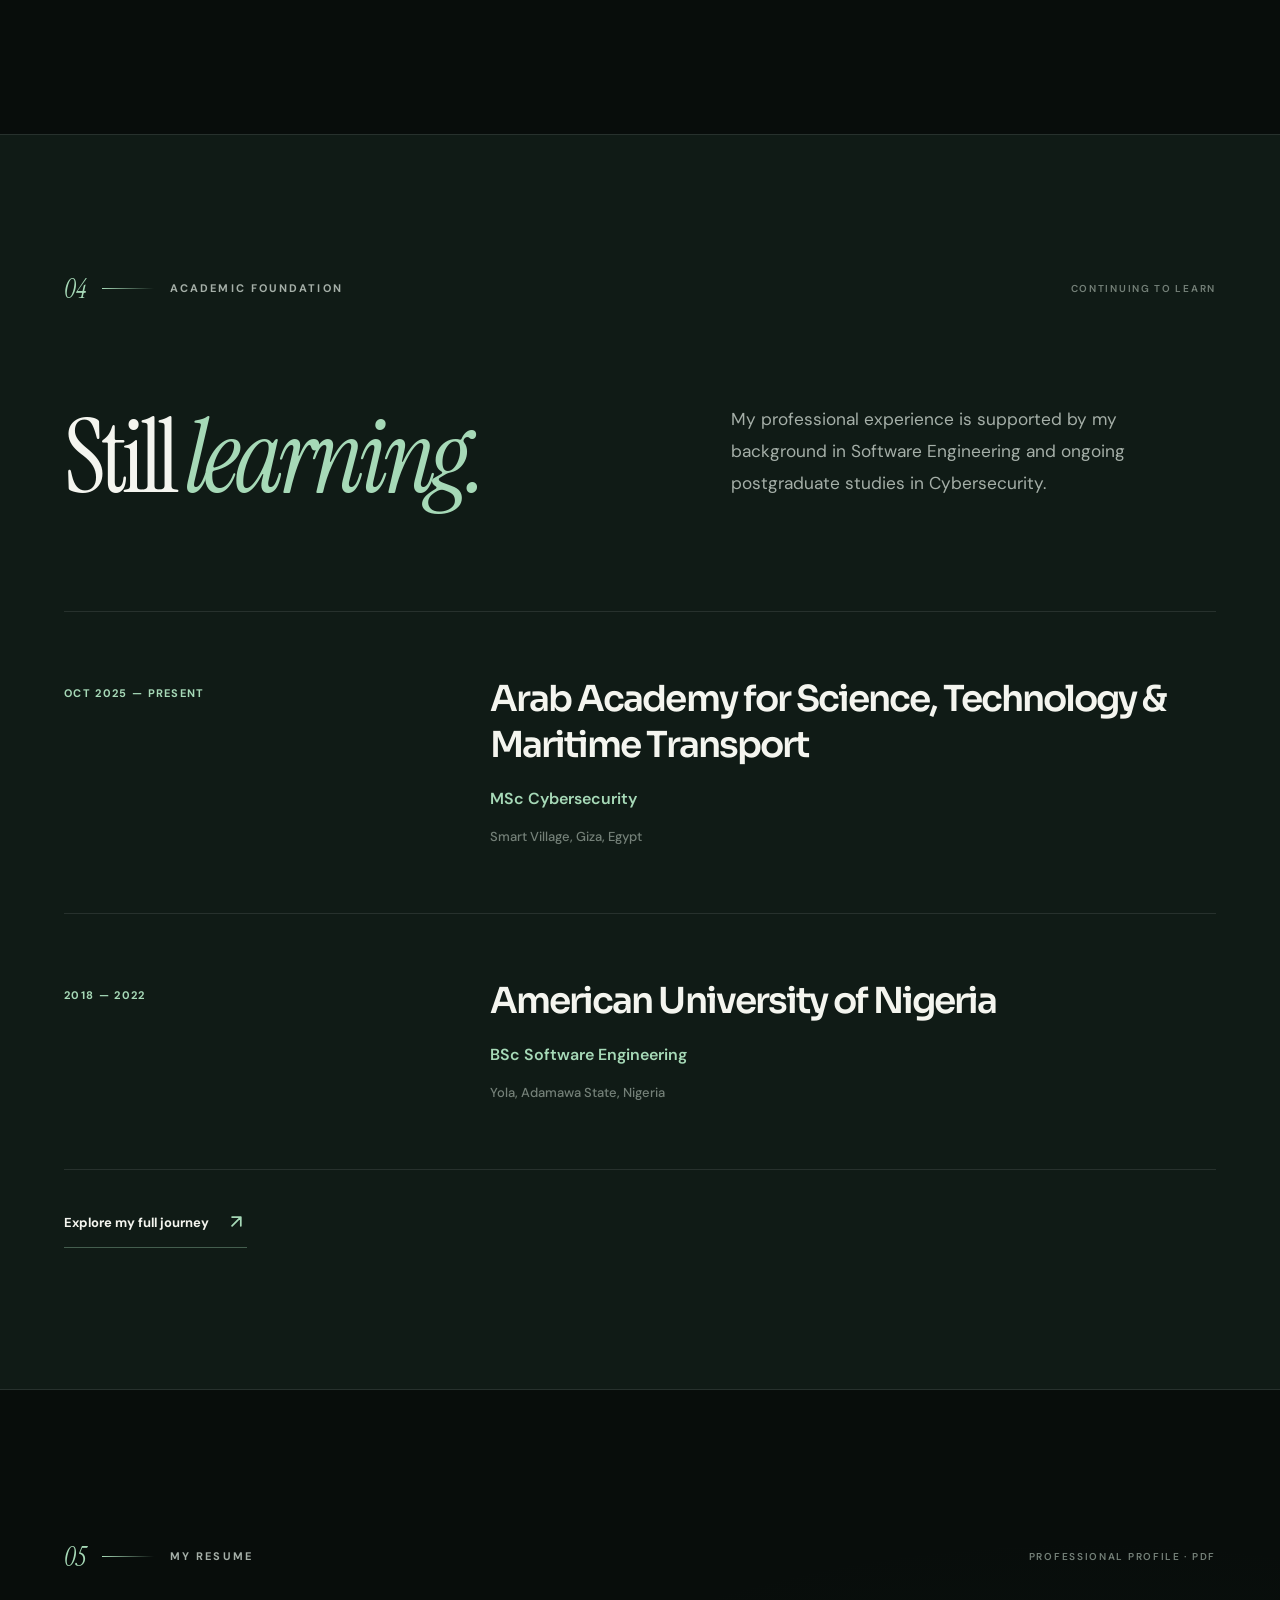
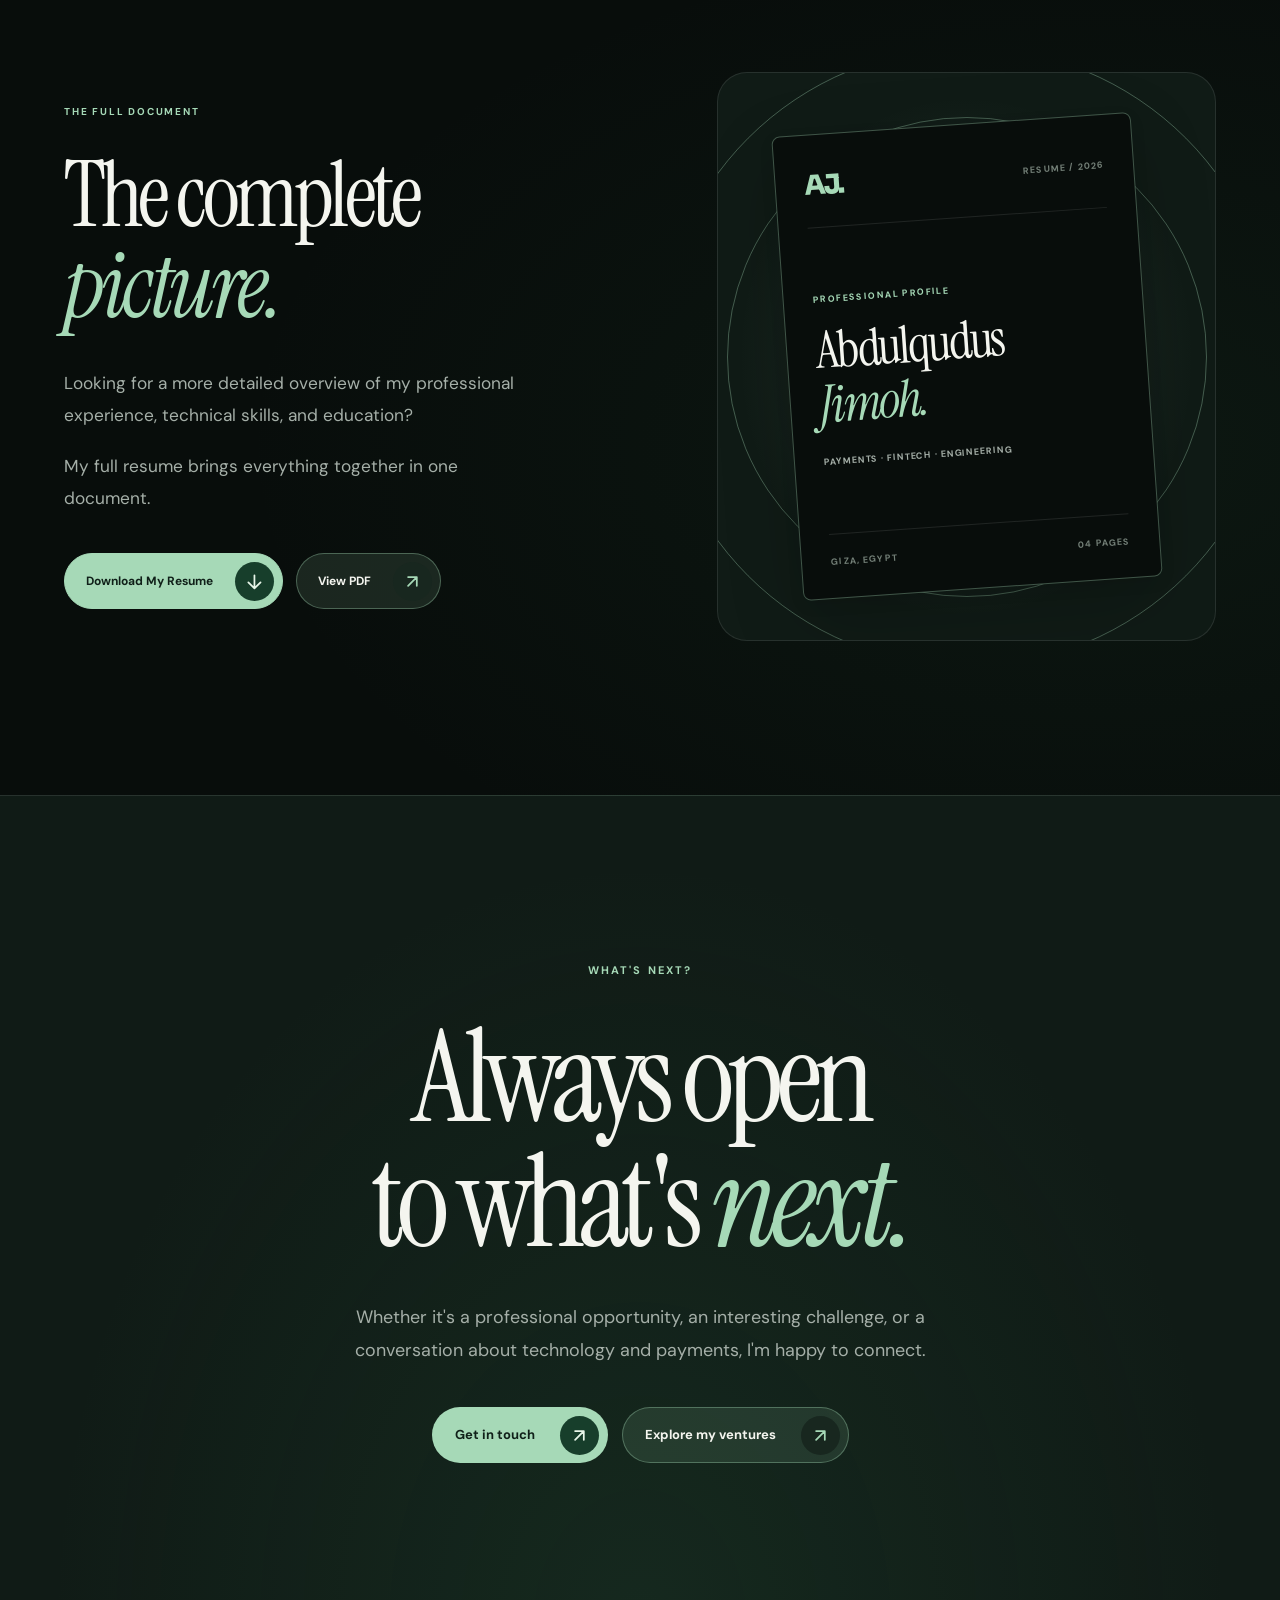
<file: career.html>
<!DOCTYPE html>
<html lang="en">

<head>
    <meta charset="UTF-8">
    <meta name="viewport" content="width=device-width, initial-scale=1.0">

    <!-- SEO -->
    <meta
        name="description"
        content="Explore the professional career of Abdulqudus Jimoh (AJ), including experience at Flutterwave, Moniepoint, Interswitch, Xpress Payment Solutions, and Accelerex."
    >

    <meta name="author" content="Abdulqudus Jimoh">

    <title>Career | AJ</title>

    <!-- Stylesheet -->
    <link rel="stylesheet" href="assets/css/style.css">

    <!-- JavaScript -->
    <script src="assets/js/script.js" defer></script>
</head>

<body>

    <!-- =====================================
         WEBSITE HEADER
    ====================================== -->

    <header class="site-header">

        <nav class="navbar" aria-label="Main navigation">

            <a
                href="index.html"
                class="navbar-brand"
                aria-label="AJ - Homepage"
            >
                AJ
            </a>

            <!-- Navigation Links -->
            <div
                class="nav-links"
                id="primary-navigation"
            >

                <a href="index.html">
                    Home
                </a>

                <a href="about.html">
                    About
                </a>

                <a
                    href="career.html"
                    class="active"
                    aria-current="page"
                >
                    Career
                </a>

                <a href="ventures.html">
                    Ventures
                </a>

                <a href="beyond-work.html">
                    Beyond Work
                </a>

                <a href="contact.html">
                    Contact
                </a>

            </div>

            <!-- Theme Toggle -->
            <button
                type="button"
                class="theme-toggle"
                id="theme-toggle"
                aria-label="Switch colour theme"
            >
                <span
                    class="theme-icon"
                    aria-hidden="true"
                ></span>
            </button>

            <!-- Mobile Navigation Toggle -->
            <button
                type="button"
                class="mobile-menu-toggle"
                id="mobile-menu-toggle"
                aria-label="Open navigation menu"
                aria-controls="primary-navigation"
                aria-expanded="false"
            >

                <span
                    class="menu-toggle-icon"
                    aria-hidden="true"
                >
                    <span class="menu-toggle-line menu-toggle-line-top"></span>
                    <span class="menu-toggle-line menu-toggle-line-bottom"></span>
                </span>

            </button>

        </nav>

    </header>


    <!-- =====================================
         CAREER PAGE
    ====================================== -->

    <main id="main-content">


        <!-- =================================
             CAREER HERO
        ================================== -->

        <section
            class="career-page-hero"
            aria-labelledby="career-page-title"
        >

            <div
                class="career-page-hero-atmosphere"
                aria-hidden="true"
            ></div>

            <div class="career-page-container">

                <div class="career-page-eyebrow">

                    <span
                        class="career-page-eyebrow-dot"
                        aria-hidden="true"
                    ></span>

                    <span>
                        FINTECH · PAYMENTS · ENGINEERING
                    </span>

                </div>

                <h1
                    class="career-page-title"
                    id="career-page-title"
                >
                    Behind the
                    <br>
                    <em>transactions.</em>
                </h1>

                <div class="career-page-hero-bottom">

                    <div class="career-page-hero-description">

                        <p class="career-page-lead">
                            My work has taken me through
                            different layers of the payments
                            ecosystem.
                        </p>

                        <p>
                            From POS infrastructure and
                            payment gateway development to
                            backend switching, API integrations,
                            transaction routing, and production
                            troubleshooting.
                        </p>

                    </div>

                    <div class="career-page-hero-meta">

                        <span class="career-page-meta-label">
                            PROFESSIONAL JOURNEY
                        </span>

                        <span class="career-page-meta-value">
                            2019 — PRESENT
                        </span>

                        <a
                            href="#experience"
                            class="career-page-scroll-link"
                        >
                            Explore my experience
                            <span aria-hidden="true">↓</span>
                        </a>

                    </div>

                </div>

            </div>

        </section>


        <!-- =================================
             CAREER OVERVIEW
        ================================== -->

        <section
            class="career-overview"
            aria-labelledby="career-overview-title"
        >

            <div class="career-page-container">

                <div class="career-page-section-heading">

                    <div class="career-page-section-label">

                        <span class="career-page-section-number">
                            01
                        </span>

                        <span class="career-page-section-line"></span>

                        <span class="career-page-section-name">
                            THE BIG PICTURE
                        </span>

                    </div>

                    <p class="career-page-section-note">
                        MY PROFESSIONAL BACKGROUND
                    </p>

                </div>

                <div class="career-overview-grid">

                    <div class="career-overview-heading">

                        <h2 id="career-overview-title">
                            More than
                            <br>
                            moving
                            <em>money.</em>
                        </h2>

                    </div>

                    <div class="career-overview-content">

                        <p class="career-overview-lead">
                            Payments look simple from the
                            outside. Behind every transaction,
                            there's a lot happening.
                        </p>

                        <p>
                            I've worked across several parts
                            of the financial technology
                            industry, helping build, implement,
                            support, and troubleshoot the systems
                            that make digital payments possible.
                        </p>

                        <p>
                            My experience includes developing
                            backend services, implementing
                            payment applications for financial
                            institutions, validating APIs,
                            investigating transaction failures,
                            and supporting integrations across
                            distributed payment systems.
                        </p>

                        <p>
                            Today, my focus is on payment
                            routing and switching, working
                            across engineering and product
                            teams to understand complex
                            transaction behaviour and support
                            reliable payment processing.
                        </p>

                    </div>

                </div>


                <!-- Career Snapshot -->
                <div class="career-overview-snapshot">

                    <div class="career-snapshot-item">

                        <span class="career-snapshot-number">
                            05
                        </span>

                        <span class="career-snapshot-label">
                            Companies across my
                            professional journey
                        </span>

                    </div>

                    <div class="career-snapshot-item">

                        <span class="career-snapshot-number">
                            2019
                        </span>

                        <span class="career-snapshot-label">
                            The year my journey
                            in payments began
                        </span>

                    </div>

                    <div class="career-snapshot-item">

                        <span class="career-snapshot-number">
                            50+
                        </span>

                        <span class="career-snapshot-label">
                            Microfinance banks supported
                            through payment implementations
                        </span>

                    </div>

                </div>

            </div>

        </section>


        <!-- =================================
             PROFESSIONAL EXPERIENCE
        ================================== -->

        <section
            class="career-experience"
            id="experience"
            aria-labelledby="career-experience-title"
        >

            <div class="career-page-container">

                <div class="career-page-section-heading">

                    <div class="career-page-section-label">

                        <span class="career-page-section-number">
                            02
                        </span>

                        <span class="career-page-section-line"></span>

                        <span class="career-page-section-name">
                            WORK EXPERIENCE
                        </span>

                    </div>

                    <p class="career-page-section-note">
                        FIVE ROLES · ONE JOURNEY
                    </p>

                </div>


                <!-- Experience Introduction -->
                <div class="career-experience-intro">

                    <div>

                        <h2 id="career-experience-title">
                            Where I've
                            <br>
                            <em>worked.</em>
                        </h2>

                    </div>

                    <div class="career-experience-intro-content">

                        <p>
                            Each role has given me a
                            different perspective on how
                            financial technology works,
                            from the payment terminal
                            to the systems behind it.
                        </p>

                        <span class="career-experience-hint">
                            SELECT A ROLE TO EXPLORE
                        </span>

                    </div>

                </div>


                <!-- =================================
                     INTERACTIVE EXPERIENCE TIMELINE
                ================================== -->

                <div class="career-experience-timeline">


                    <!-- =============================
                         01. FLUTTERWAVE
                    ============================== -->

                    <details
                        class="career-experience-item career-experience-current"
                        open
                    >

                        <summary class="career-experience-summary">

                            <span
                                class="career-experience-marker"
                                aria-hidden="true"
                            ></span>

                            <span class="career-experience-period">
                                FEB 2025 — PRESENT
                            </span>

                            <span class="career-experience-identity">

                                <span class="career-experience-company">
                                    Flutterwave
                                </span>

                                <span class="career-experience-role">
                                    Integration Support Engineer
                                </span>

                                <span class="career-experience-division">
                                    Routing & Switching · TPS Division
                                </span>

                            </span>

                            <span class="career-experience-expand">

                                <span
                                    class="career-experience-expand-icon"
                                    aria-hidden="true"
                                ></span>

                            </span>

                        </summary>


                        <div class="career-experience-details">

                            <div class="career-experience-details-inner">

                                <div class="career-experience-details-top">

                                    <span class="career-experience-tag">
                                        CURRENT ROLE
                                    </span>

                                    <span class="career-experience-location">
                                        Giza, Egypt
                                    </span>

                                </div>

                                <p class="career-experience-description">
                                    Working across teams responsible
                                    for payment routing, switching,
                                    and integration delivery within
                                    Flutterwave's transaction-processing
                                    environment.
                                </p>

                                <ul class="career-experience-list">

                                    <li>
                                        Validate and troubleshoot REST
                                        APIs across middleware and proxy
                                        services, identifying integration
                                        defects and configuration issues.
                                    </li>

                                    <li>
                                        Trace transaction lifecycles
                                        across distributed payment systems
                                        to investigate routing inconsistencies,
                                        provider failures, and response-mapping
                                        gaps.
                                    </li>

                                    <li>
                                        Investigate transaction behaviour
                                        using API requests, application logs,
                                        database records, and provider responses.
                                    </li>

                                    <li>
                                        Support payment integrations and
                                        releases across development,
                                        staging, pilot, and production
                                        environments.
                                    </li>

                                    <li>
                                        Work with engineering, product,
                                        and infrastructure teams on
                                        integration delivery, incident
                                        investigation, and production
                                        issue resolution.
                                    </li>

                                </ul>

                                <div class="career-experience-tools">

                                    <span>Postman</span>
                                    <span>Datadog</span>
                                    <span>Loggly</span>
                                    <span>SigNoz</span>
                                    <span>MySQL</span>

                                </div>

                                <a
                                    href="https://flutterwave.com/"
                                    target="_blank"
                                    rel="noopener noreferrer"
                                    class="career-experience-company-link"
                                >
                                    Visit Flutterwave
                                    <span aria-hidden="true">↗</span>
                                </a>

                            </div>

                        </div>

                    </details>


                    <!-- =============================
                         02. MONIEPOINT
                    ============================== -->

                    <details class="career-experience-item">

                        <summary class="career-experience-summary">

                            <span
                                class="career-experience-marker"
                                aria-hidden="true"
                            ></span>

                            <span class="career-experience-period">
                                DEC 2023 — JUL 2024
                            </span>

                            <span class="career-experience-identity">

                                <span class="career-experience-company">
                                    Moniepoint
                                </span>

                                <span class="career-experience-role">
                                    Backend Engineer
                                </span>

                                <span class="career-experience-division">
                                    Switching Solutions · Product Division
                                </span>

                            </span>

                            <span class="career-experience-expand">

                                <span
                                    class="career-experience-expand-icon"
                                    aria-hidden="true"
                                ></span>

                            </span>

                        </summary>


                        <div class="career-experience-details">

                            <div class="career-experience-details-inner">

                                <div class="career-experience-details-top">

                                    <span class="career-experience-tag">
                                        BACKEND ENGINEERING
                                    </span>

                                    <span class="career-experience-location">
                                        Abuja, Nigeria
                                    </span>

                                </div>

                                <p class="career-experience-description">
                                    Contributed to backend switching
                                    solutions and transaction-processing
                                    services within Moniepoint's
                                    financial technology environment.
                                </p>

                                <ul class="career-experience-list">

                                    <li>
                                        Developed and supported secure
                                        backend APIs and authentication
                                        mechanisms for financial transactions.
                                    </li>

                                    <li>
                                        Contributed to transaction-processing
                                        and switching logic using Java
                                        and Spring Boot.
                                    </li>

                                    <li>
                                        Supported event-driven service
                                        communication and transaction
                                        processing using Kafka.
                                    </li>

                                    <li>
                                        Maintained database schema changes
                                        with Liquibase and worked with
                                        Cosmos DB.
                                    </li>

                                    <li>
                                        Contributed to engineering
                                        improvements associated with
                                        reduced transaction failures
                                        and faster processing.
                                    </li>

                                </ul>

                                <div class="career-experience-tools">

                                    <span>Java</span>
                                    <span>Spring Boot</span>
                                    <span>Kafka</span>
                                    <span>Liquibase</span>
                                    <span>Cosmos DB</span>

                                </div>

                                <a
                                    href="https://moniepoint.com/"
                                    target="_blank"
                                    rel="noopener noreferrer"
                                    class="career-experience-company-link"
                                >
                                    Visit Moniepoint
                                    <span aria-hidden="true">↗</span>
                                </a>

                            </div>

                        </div>

                    </details>


                    <!-- =============================
                         03. INTERSWITCH
                    ============================== -->

                    <details class="career-experience-item">

                        <summary class="career-experience-summary">

                            <span
                                class="career-experience-marker"
                                aria-hidden="true"
                            ></span>

                            <span class="career-experience-period">
                                SEP 2022 — DEC 2023
                            </span>

                            <span class="career-experience-identity">

                                <span class="career-experience-company">
                                    Interswitch
                                </span>

                                <span class="career-experience-role">
                                    Project Implementation Engineer
                                </span>

                                <span class="career-experience-division">
                                    Devices & Tokens · Purepay Division
                                </span>

                            </span>

                            <span class="career-experience-expand">

                                <span
                                    class="career-experience-expand-icon"
                                    aria-hidden="true"
                                ></span>

                            </span>

                        </summary>


                        <div class="career-experience-details">

                            <div class="career-experience-details-inner">

                                <div class="career-experience-details-top">

                                    <span class="career-experience-tag">
                                        PAYMENT IMPLEMENTATION
                                    </span>

                                    <span class="career-experience-location">
                                        Abuja, Nigeria
                                    </span>

                                </div>

                                <p class="career-experience-description">
                                    Delivered payment application
                                    implementations and technical
                                    support for financial institutions,
                                    including microfinance banks.
                                </p>

                                <ul class="career-experience-list">

                                    <li>
                                        Delivered Linux and Android-based
                                        payment application implementations
                                        for more than 50 microfinance banks,
                                        including cross-border deployments.
                                    </li>

                                    <li>
                                        Supported configuration,
                                        testing, deployment, and
                                        post-deployment troubleshooting.
                                    </li>

                                    <li>
                                        Customized POS transaction
                                        interfaces using Kotlin and XML.
                                    </li>

                                    <li>
                                        Performed real-time transaction
                                        diagnostics across switching
                                        platforms to investigate
                                        payment-processing issues.
                                    </li>

                                    <li>
                                        Contributed to deployment workflow
                                        improvements and supported the
                                        development of an Android-based
                                        bill-payment solution for Edo State.
                                    </li>

                                </ul>

                                <div class="career-experience-tools">

                                    <span>Kotlin</span>
                                    <span>XML</span>
                                    <span>Android</span>
                                    <span>Linux</span>
                                    <span>POS Systems</span>

                                </div>

                                <a
                                    href="https://www.interswitchgroup.com/"
                                    target="_blank"
                                    rel="noopener noreferrer"
                                    class="career-experience-company-link"
                                >
                                    Visit Interswitch
                                    <span aria-hidden="true">↗</span>
                                </a>

                            </div>

                        </div>

                    </details>


                    <!-- =============================
                         04. XPRESS PAYMENTS
                    ============================== -->

                    <details class="career-experience-item">

                        <summary class="career-experience-summary">

                            <span
                                class="career-experience-marker"
                                aria-hidden="true"
                            ></span>

                            <span class="career-experience-period">
                                JUL 2021 — SEP 2021
                            </span>

                            <span class="career-experience-identity">

                                <span class="career-experience-company">
                                    Xpress Payments
                                </span>

                                <span class="career-experience-role">
                                    Junior Software Developer
                                </span>

                                <span class="career-experience-division">
                                    Solutions Delivery
                                </span>

                            </span>

                            <span class="career-experience-expand">

                                <span
                                    class="career-experience-expand-icon"
                                    aria-hidden="true"
                                ></span>

                            </span>

                        </summary>


                        <div class="career-experience-details">

                            <div class="career-experience-details-inner">

                                <div class="career-experience-details-top">

                                    <span class="career-experience-tag">
                                        SOFTWARE DEVELOPMENT
                                    </span>

                                    <span class="career-experience-location">
                                        Abuja, Nigeria
                                    </span>

                                </div>

                                <p class="career-experience-description">
                                    Worked on backend application
                                    development and financial
                                    integration services at
                                    Xpress Payment Solutions Limited.
                                </p>

                                <ul class="career-experience-list">

                                    <li>
                                        Contributed to payment gateway
                                        development and enhancement
                                        using C# and .NET.
                                    </li>

                                    <li>
                                        Supported backend APIs and
                                        transaction-processing logic
                                        for financial integrations.
                                    </li>

                                    <li>
                                        Worked across frontend
                                        and backend application layers.
                                    </li>

                                    <li>
                                        Investigated application
                                        performance and transaction
                                        behaviour during software
                                        delivery.
                                    </li>

                                </ul>

                                <div class="career-experience-tools">

                                    <span>C#</span>
                                    <span>.NET</span>
                                    <span>REST APIs</span>
                                    <span>Backend Development</span>

                                </div>

                                <a
                                    href="https://xpresspayments.com/"
                                    target="_blank"
                                    rel="noopener noreferrer"
                                    class="career-experience-company-link"
                                >
                                    Visit Xpress Payments
                                    <span aria-hidden="true">↗</span>
                                </a>

                            </div>

                        </div>

                    </details>


                    <!-- =============================
                         05. ACCELEREX
                    ============================== -->

                    <details class="career-experience-item">

                        <summary class="career-experience-summary">

                            <span
                                class="career-experience-marker"
                                aria-hidden="true"
                            ></span>

                            <span class="career-experience-period">
                                APR 2019 — AUG 2019
                            </span>

                            <span class="career-experience-identity">

                                <span class="career-experience-company">
                                    Accelerex
                                </span>

                                <span class="career-experience-role">
                                    Technical Support Engineer
                                </span>

                                <span class="career-experience-division">
                                    Regional Support
                                </span>

                            </span>

                            <span class="career-experience-expand">

                                <span
                                    class="career-experience-expand-icon"
                                    aria-hidden="true"
                                ></span>

                            </span>

                        </summary>


                        <div class="career-experience-details">

                            <div class="career-experience-details-inner">

                                <div class="career-experience-details-top">

                                    <span class="career-experience-tag">
                                        TECHNICAL SUPPORT
                                    </span>

                                    <span class="career-experience-location">
                                        Abuja, Nigeria
                                    </span>

                                </div>

                                <p class="career-experience-description">
                                    My earliest professional
                                    experience in electronic
                                    payments, supporting POS
                                    infrastructure and
                                    merchant environments.
                                </p>

                                <ul class="career-experience-list">

                                    <li>
                                        Provided technical support
                                        for POS payment systems.
                                    </li>

                                    <li>
                                        Troubleshot hardware,
                                        software, and payment
                                        terminal issues.
                                    </li>

                                    <li>
                                        Collaborated with engineering
                                        teams on testing and
                                        deployment validation.
                                    </li>

                                    <li>
                                        Supported issue resolution
                                        across live client
                                        environments.
                                    </li>

                                </ul>

                                <div class="career-experience-tools">

                                    <span>POS Systems</span>
                                    <span>Troubleshooting</span>
                                    <span>Technical Support</span>
                                    <span>Testing</span>

                                </div>

                                <a
                                    href="https://www.globalaccelerex.com/"
                                    target="_blank"
                                    rel="noopener noreferrer"
                                    class="career-experience-company-link"
                                >
                                    Visit Accelerex
                                    <span aria-hidden="true">↗</span>
                                </a>

                            </div>

                        </div>

                    </details>

                </div>

            </div>

        </section>


        <!-- =================================
             TECHNICAL EXPERTISE
        ================================== -->

        <section
            class="career-expertise"
            id="capabilities"
            aria-labelledby="career-expertise-title"
        >

            <div class="career-page-container">

                <div class="career-page-section-heading">

                    <div class="career-page-section-label">

                        <span class="career-page-section-number">
                            03
                        </span>

                        <span class="career-page-section-line"></span>

                        <span class="career-page-section-name">
                            TECHNICAL EXPERTISE
                        </span>

                    </div>

                    <p class="career-page-section-note">
                        SKILLS & TECHNOLOGIES
                    </p>

                </div>


                <div class="career-expertise-intro">

                    <h2 id="career-expertise-title">
                        The tools
                        <br>
                        of the <em>trade.</em>
                    </h2>

                    <p>
                        My experience combines payment systems,
                        software engineering, technical support,
                        and the tools used to understand,
                        troubleshoot, and deliver technology.
                    </p>

                </div>


                <!-- Expertise Categories -->
                <div class="career-expertise-grid">


                    <!-- PAYMENTS & INTEGRATIONS -->
                    <article class="career-expertise-card">

                        <span class="career-expertise-index">
                            01
                        </span>

                        <h3>
                            Payments &
                            <em>Integrations</em>
                        </h3>

                        <div class="career-expertise-tags">

                            <span>Payment Systems</span>
                            <span>Transaction Routing</span>
                            <span>Switching</span>
                            <span>REST API Integration</span>
                            <span>Payment Gateways</span>
                            <span>Transaction Troubleshooting</span>
                            <span>Technical Implementation</span>
                            <span>Deployment Support</span>
                            <span>Payment Operations</span>

                        </div>

                    </article>


                    <!-- BACKEND & DISTRIBUTED SYSTEMS -->
                    <article class="career-expertise-card">

                        <span class="career-expertise-index">
                            02
                        </span>

                        <h3>
                            Backend &
                            <em>Distributed Systems</em>
                        </h3>

                        <div class="career-expertise-tags">

                            <span>Java</span>
                            <span>Spring Boot</span>
                            <span>Kotlin</span>
                            <span>C#</span>
                            <span>.NET</span>
                            <span>Python</span>
                            <span>SQL</span>
                            <span>Kafka</span>
                            <span>Docker</span>
                            <span>Liquibase</span>

                        </div>

                    </article>


                    <!-- DATABASES -->
                    <article class="career-expertise-card">

                        <span class="career-expertise-index">
                            03
                        </span>

                        <h3>
                            Data &
                            <em>Databases</em>
                        </h3>

                        <div class="career-expertise-tags">

                            <span>MySQL</span>
                            <span>SQL Server</span>
                            <span>MongoDB</span>
                            <span>Cosmos DB</span>
                            <span>Oracle</span>

                        </div>

                    </article>


                    <!-- API & OBSERVABILITY TOOLS -->
                    <article class="career-expertise-card">

                        <span class="career-expertise-index">
                            04
                        </span>

                        <h3>
                            API Tools &
                            <em>Observability</em>
                        </h3>

                        <div class="career-expertise-tags">

                            <span>Postman</span>
                            <span>Swagger</span>
                            <span>Datadog</span>
                            <span>Loggly</span>
                            <span>SigNoz</span>
                            <span>Git</span>
                            <span>GitLab</span>

                        </div>

                    </article>


                    <!-- SECURITY -->
                    <article class="career-expertise-card">

                        <span class="career-expertise-index">
                            05
                        </span>

                        <h3>
                            Security &
                            <em>Authentication</em>
                        </h3>

                        <div class="career-expertise-tags">

                            <span>API Authentication</span>
                            <span>JWT</span>
                            <span>Keycloak</span>
                            <span>Secure API Integration</span>

                        </div>

                    </article>

                </div>

            </div>

        </section>


        <!-- =================================
             EDUCATION CONTEXT
        ================================== -->

        <section
            class="career-education"
            aria-labelledby="career-education-title"
        >

            <div class="career-page-container">

                <div class="career-page-section-heading">

                    <div class="career-page-section-label">

                        <span class="career-page-section-number">
                            04
                        </span>

                        <span class="career-page-section-line"></span>

                        <span class="career-page-section-name">
                            ACADEMIC FOUNDATION
                        </span>

                    </div>

                    <p class="career-page-section-note">
                        CONTINUING TO LEARN
                    </p>

                </div>


                <div class="career-education-intro">

                    <h2 id="career-education-title">
                        Still
                        <em>learning.</em>
                    </h2>

                    <p>
                        My professional experience is
                        supported by my background
                        in Software Engineering and
                        ongoing postgraduate studies
                        in Cybersecurity.
                    </p>

                </div>


                <div class="career-education-list">

                    <div class="career-education-item">

                        <span class="career-education-period">
                            OCT 2025 — PRESENT
                        </span>

                        <div class="career-education-details">

                            <h3>
                                Arab Academy for Science,
                                Technology & Maritime Transport
                            </h3>

                            <p>
                                MSc Cybersecurity
                            </p>

                            <span>
                                Smart Village, Giza, Egypt
                            </span>

                        </div>

                    </div>


                    <div class="career-education-item">

                        <span class="career-education-period">
                            2018 — 2022
                        </span>

                        <div class="career-education-details">

                            <h3>
                                American University of Nigeria
                            </h3>

                            <p>
                                BSc Software Engineering
                            </p>

                            <span>
                                Yola, Adamawa State, Nigeria
                            </span>

                        </div>

                    </div>

                </div>

                <a
                    href="about.html#my-journey"
                    class="career-education-link"
                >
                    <span>
                        Explore my full journey
                    </span>

                    <span aria-hidden="true">
                        ↗
                    </span>
                </a>

            </div>

        </section>


        <!-- =================================
             ORIGINAL RESUME
        ================================== -->

        <section
            class="career-resume"
            id="resume"
            aria-labelledby="career-resume-title"
        >

            <div class="career-page-container">

                <div class="career-page-section-heading">

                    <div class="career-page-section-label">

                        <span class="career-page-section-number">
                            05
                        </span>

                        <span class="career-page-section-line"></span>

                        <span class="career-page-section-name">
                            MY RESUME
                        </span>

                    </div>

                    <p class="career-page-section-note">
                        PROFESSIONAL PROFILE · PDF
                    </p>

                </div>


                <div class="career-resume-grid">

                    <div class="career-resume-intro">

                        <span class="career-resume-eyebrow">
                            THE FULL DOCUMENT
                        </span>

                        <h2 id="career-resume-title">
                            The complete
                            <br>
                            <em>picture.</em>
                        </h2>

                        <p>
                            Looking for a more detailed
                            overview of my professional
                            experience, technical skills,
                            and education?
                        </p>

                        <p>
                            My full resume brings
                            everything together
                            in one document.
                        </p>

                        <div class="career-resume-actions">

                            <a
                                href="assets/documents/Abdulqudus-Jimoh-Resume.pdf"
                                class="career-resume-button career-resume-button-primary"
                                download
                            >
                                <span>
                                    Download My Resume
                                </span>

                                <span aria-hidden="true">
                                    ↓
                                </span>
                            </a>

                            <a
                                href="assets/documents/Abdulqudus-Jimoh-Resume.pdf"
                                class="career-resume-button career-resume-button-secondary"
                                target="_blank"
                                rel="noopener noreferrer"
                            >
                                <span>
                                    View PDF
                                </span>

                                <span aria-hidden="true">
                                    ↗
                                </span>
                            </a>

                        </div>

                    </div>


                    <!-- Decorative Resume Preview -->
                    <div
                        class="career-resume-visual"
                        aria-label="Resume document preview"
                    >

                        <div class="career-resume-document">

                            <div class="career-resume-document-top">

                                <span>
                                    AJ.
                                </span>

                                <span>
                                    RESUME / 2026
                                </span>

                            </div>

                            <div class="career-resume-document-main">

                                <span class="career-resume-document-label">
                                    PROFESSIONAL PROFILE
                                </span>

                                <h3>
                                    Abdulqudus
                                    <em>Jimoh.</em>
                                </h3>

                                <p>
                                    PAYMENTS · FINTECH · ENGINEERING
                                </p>

                            </div>

                            <div class="career-resume-document-bottom">

                                <span>
                                    GIZA, EGYPT
                                </span>

                                <span>
                                    04 PAGES
                                </span>

                            </div>

                        </div>

                    </div>

                </div>

            </div>

        </section>


        <!-- =================================
             CAREER PAGE CLOSING
        ================================== -->

        <section
            class="career-page-closing"
            aria-labelledby="career-closing-title"
        >

            <div class="career-page-container">

                <span class="career-closing-eyebrow">
                    WHAT'S NEXT?
                </span>

                <h2 id="career-closing-title">
                    Always open
                    <br>
                    to what's <em>next.</em>
                </h2>

                <p>
                    Whether it's a professional opportunity,
                    an interesting challenge, or a conversation
                    about technology and payments,
                    I'm happy to connect.
                </p>

                <div class="career-closing-actions">

                    <a
                        href="contact.html"
                        class="career-closing-link career-closing-link-primary"
                    >
                        <span>
                            Get in touch
                        </span>

                        <span aria-hidden="true">
                            ↗
                        </span>
                    </a>

                    <a
                        href="ventures.html"
                        class="career-closing-link career-closing-link-secondary"
                    >
                        <span>
                            Explore my ventures
                        </span>

                        <span aria-hidden="true">
                            ↗
                        </span>
                    </a>

                </div>

            </div>

        </section>

    </main>

</body>

</html>
</file>
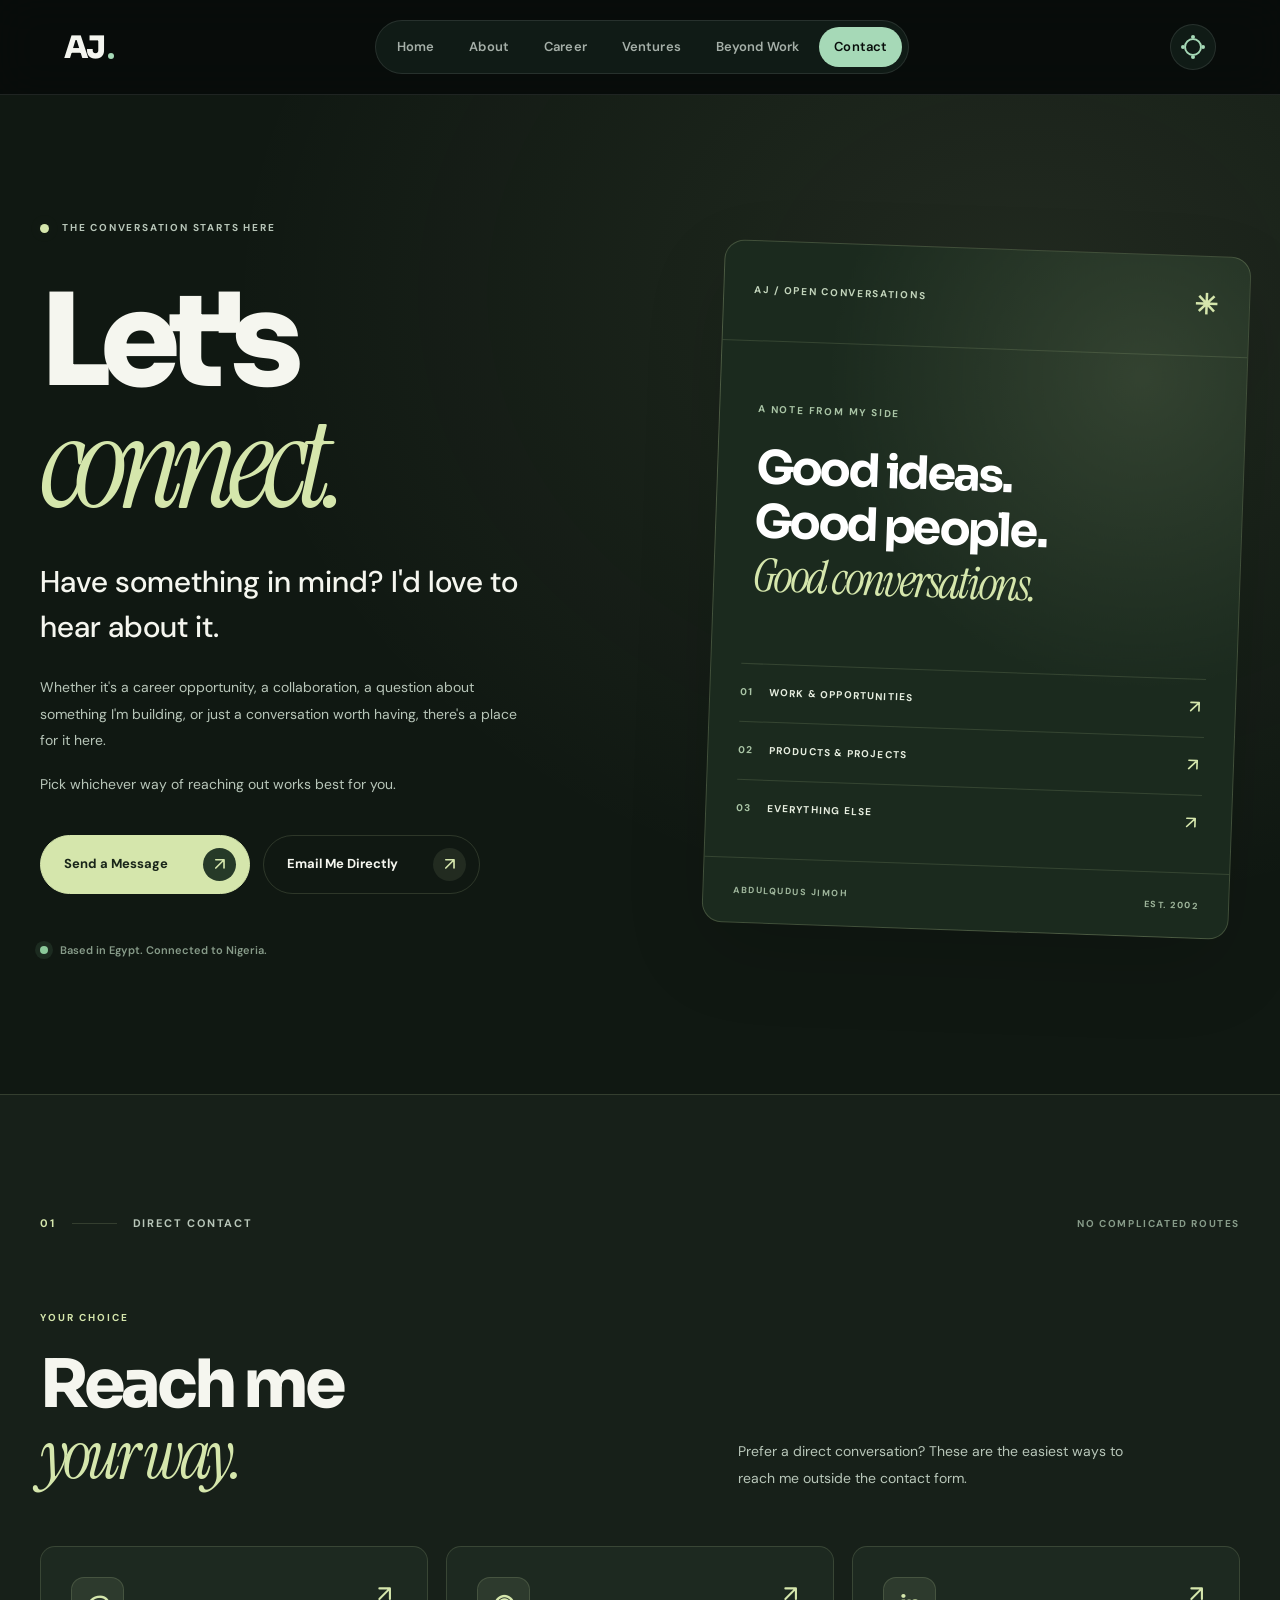
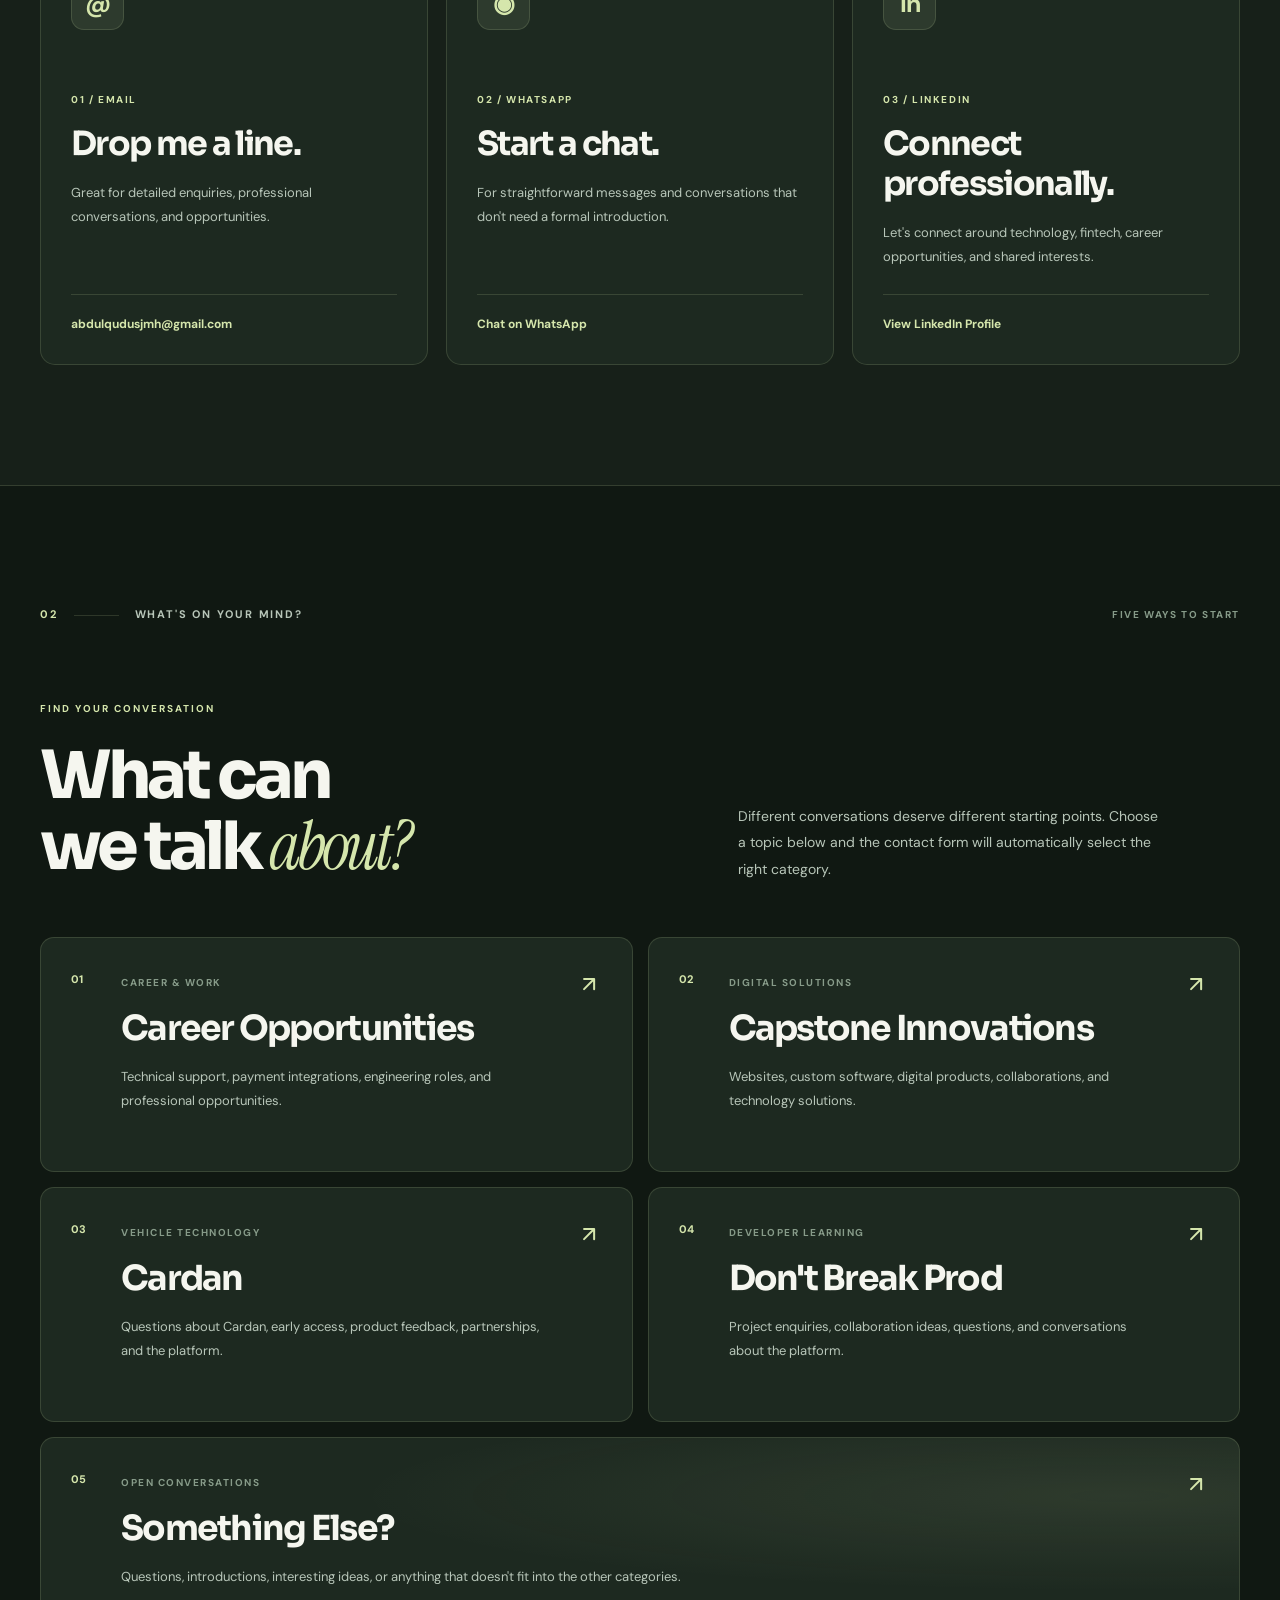
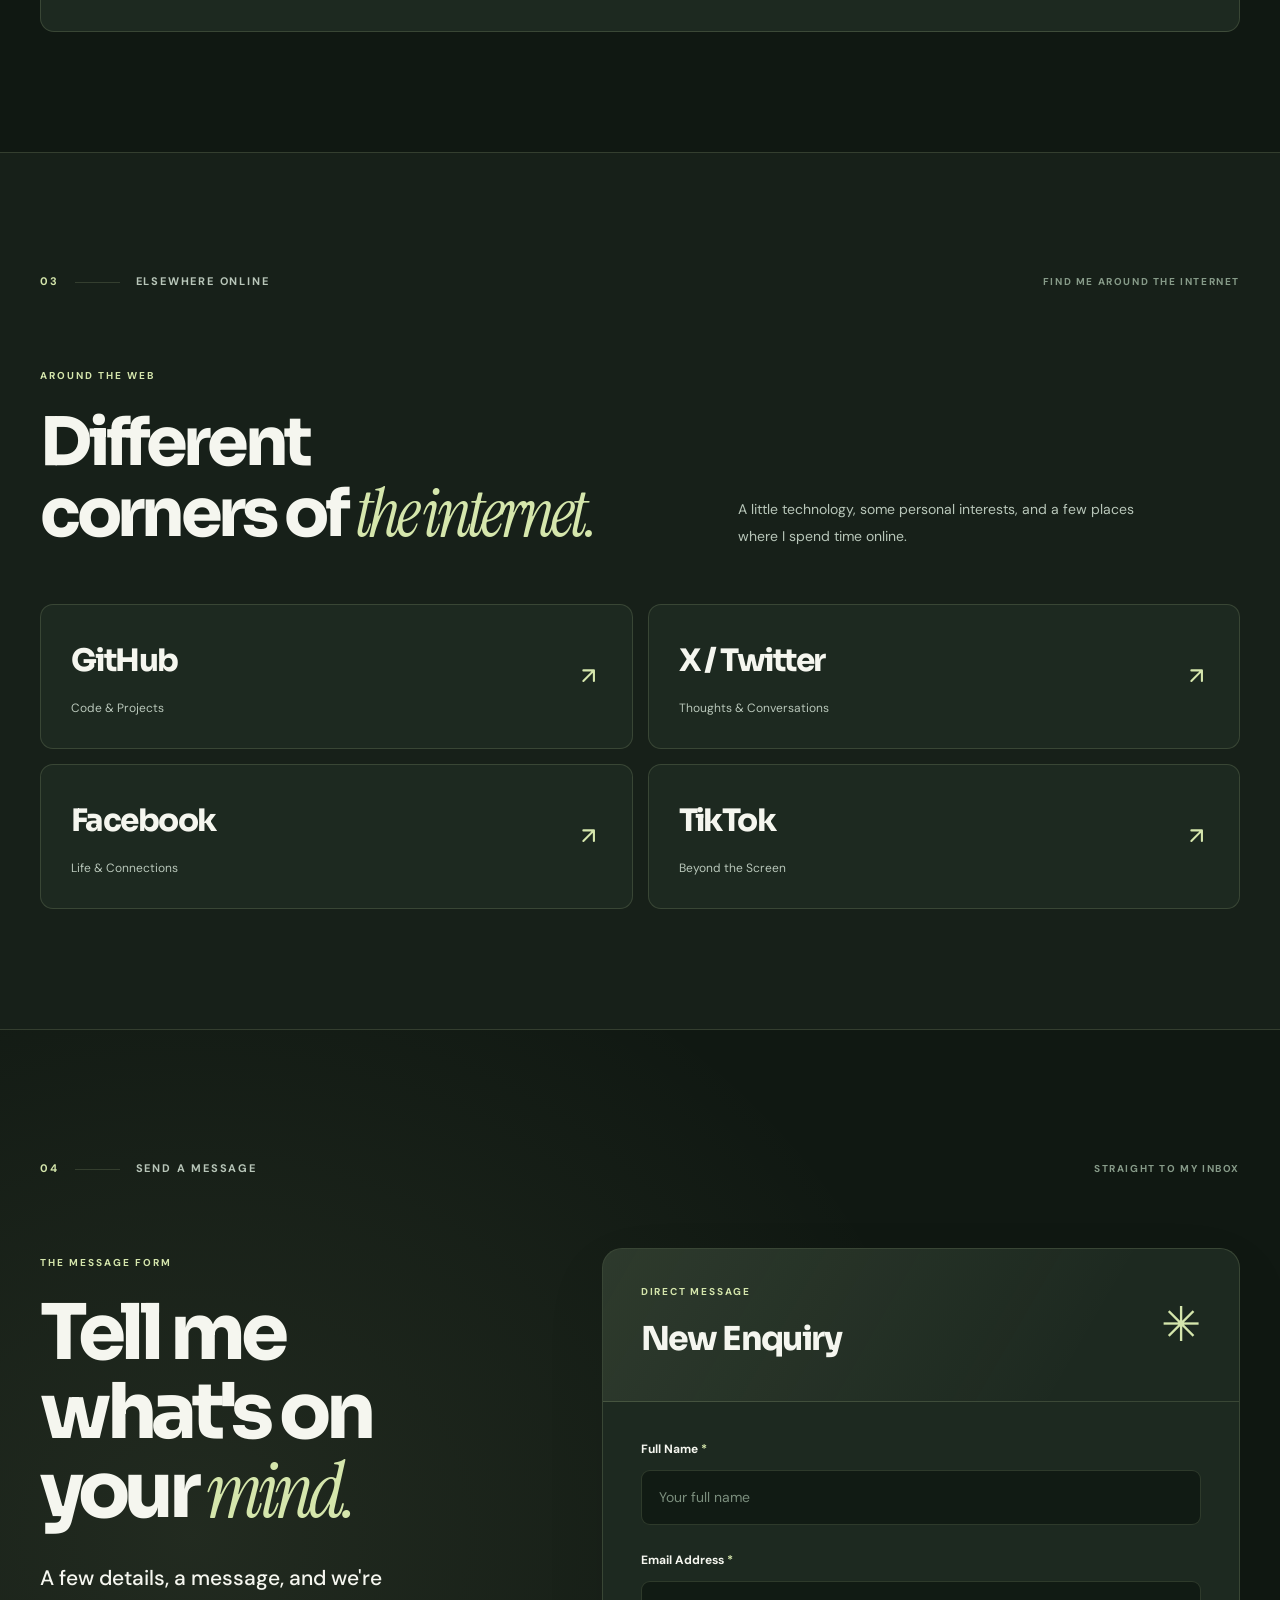
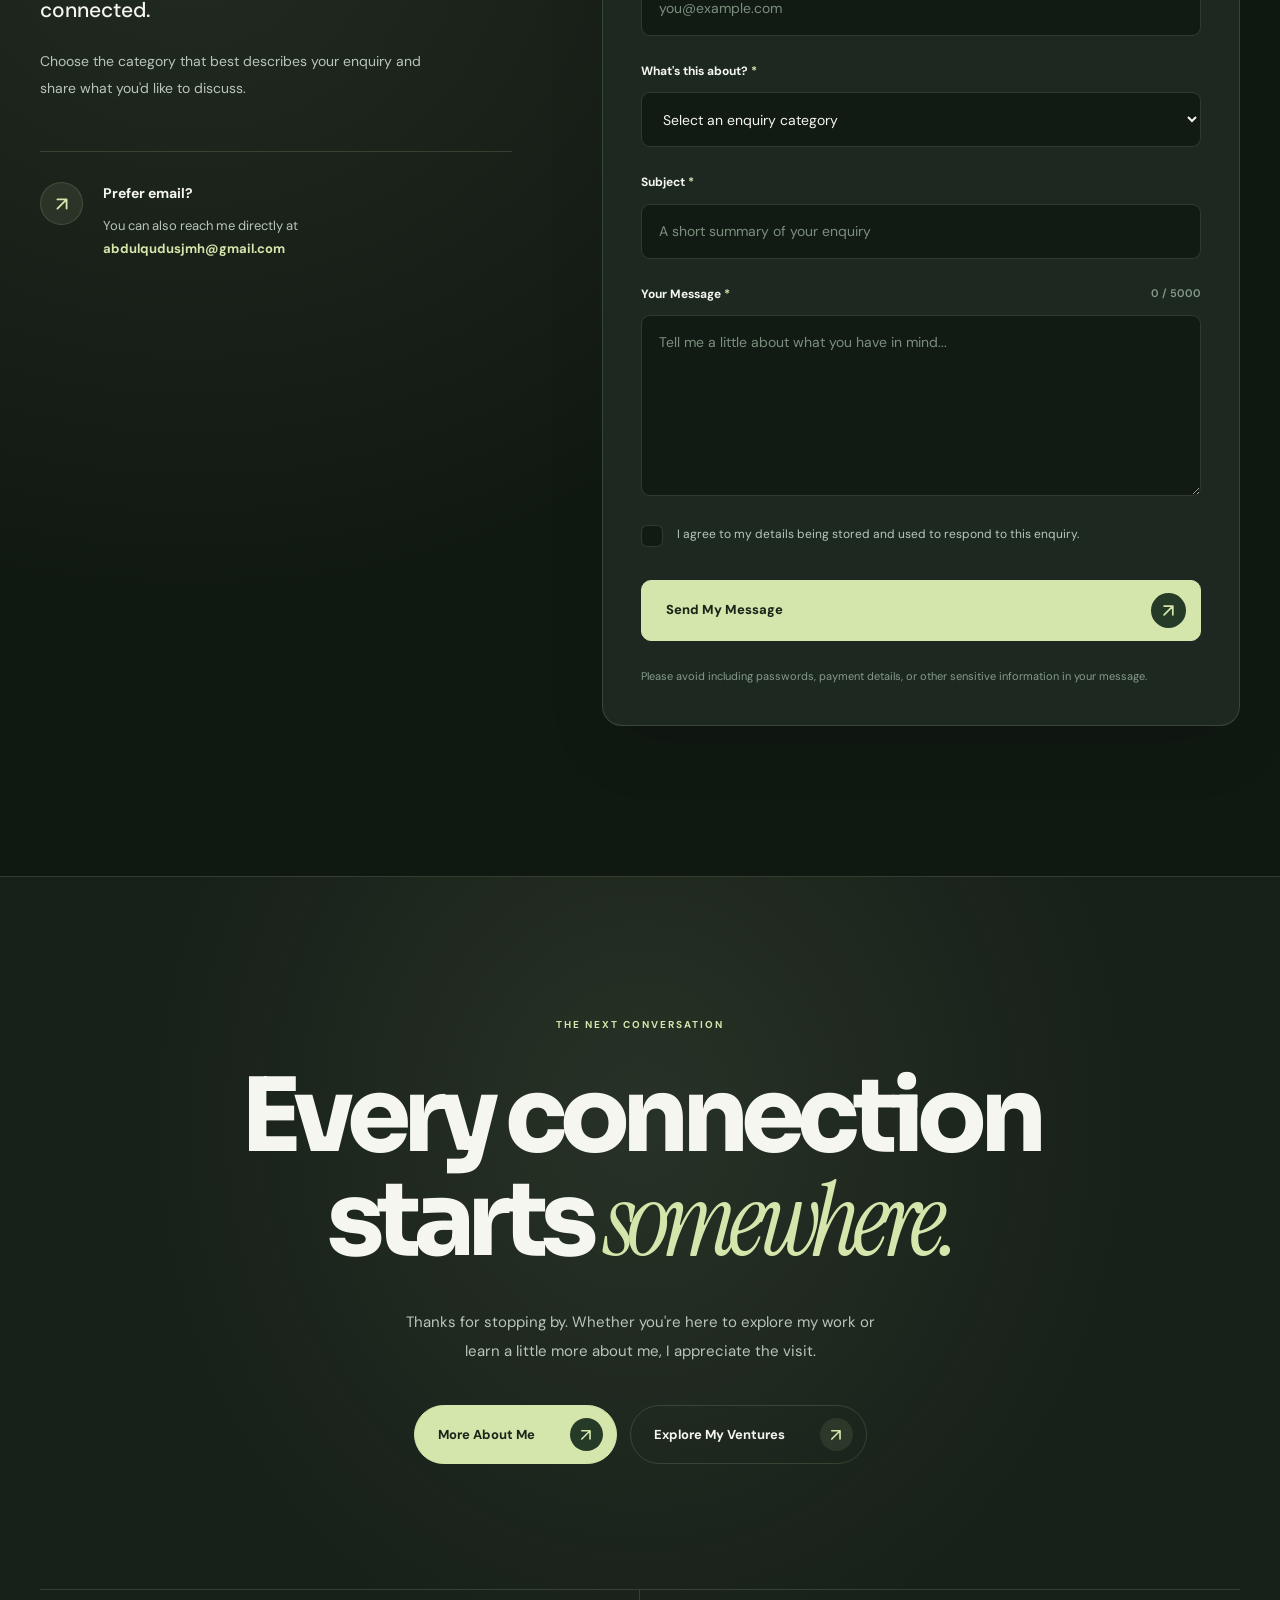
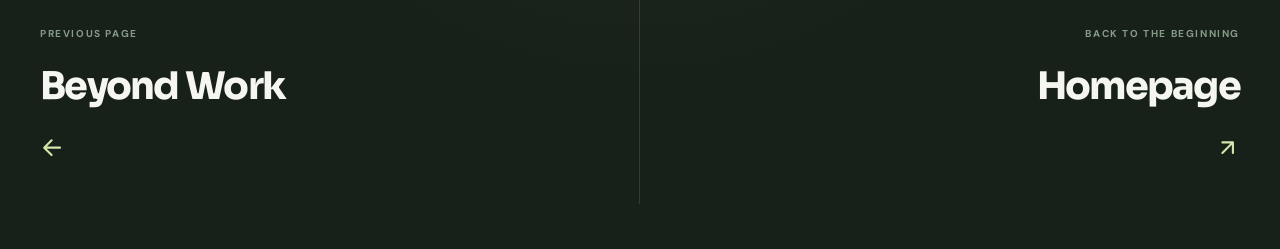
<file: contact.html>
<!DOCTYPE html>
<html lang="en">

<head>

    <meta charset="UTF-8">

    <meta
        name="viewport"
        content="width=device-width, initial-scale=1.0"
    >

    <meta
        name="description"
        content="Get in touch with Abdulqudus Jimoh (AJ) about career opportunities, Capstone Innovations, Cardan, Don't Break Prod, collaborations, or general enquiries."
    >

    <meta name="author" content="Abdulqudus Jimoh">

    <title>Contact | AJ</title>

    <!-- Global Styles -->
    <link rel="stylesheet" href="assets/css/style.css">

    <!-- Global JavaScript -->
    <script src="assets/js/script.js" defer></script>

</head>

<body>

    <!-- =========================================
         WEBSITE HEADER
    ========================================== -->

    <header class="site-header">

        <nav
            class="navbar"
            aria-label="Main navigation"
        >

            <a
                href="index.html"
                class="navbar-brand"
                aria-label="AJ - Homepage"
            >
                AJ
            </a>

            <div
                class="nav-links"
                id="primary-navigation"
            >

                <a href="index.html">
                    Home
                </a>

                <a href="about.html">
                    About
                </a>

                <a href="career.html">
                    Career
                </a>

                <a href="ventures.html">
                    Ventures
                </a>

                <a href="beyond-work.html">
                    Beyond Work
                </a>

                <a
                    href="contact.html"
                    class="active"
                    aria-current="page"
                >
                    Contact
                </a>

            </div>


            <!-- Theme Toggle -->

            <button
                type="button"
                class="theme-toggle"
                id="theme-toggle"
                aria-label="Switch colour theme"
            >

                <span
                    class="theme-icon"
                    aria-hidden="true"
                ></span>

            </button>


            <!-- Mobile Navigation -->

            <button
                type="button"
                class="mobile-menu-toggle"
                id="mobile-menu-toggle"
                aria-label="Open navigation menu"
                aria-controls="primary-navigation"
                aria-expanded="false"
            >

                <span
                    class="menu-toggle-icon"
                    aria-hidden="true"
                >

                    <span
                        class="menu-toggle-line menu-toggle-line-top"
                    ></span>

                    <span
                        class="menu-toggle-line menu-toggle-line-bottom"
                    ></span>

                </span>

            </button>

        </nav>

    </header>


    <!-- =========================================
         CONTACT PAGE
    ========================================== -->

    <main class="ct-page" id="main-content">


        <!-- =====================================
             01. CONTACT HERO
        ====================================== -->

        <section
            class="ct-hero"
            aria-labelledby="ct-page-title"
        >

            <div class="ct-container">

                <div class="ct-hero-grid">


                    <!-- Hero Introduction -->

                    <div class="ct-hero-content">

                        <div class="ct-eyebrow">

                            <span class="ct-eyebrow-dot"></span>

                            <span>
                                THE CONVERSATION STARTS HERE
                            </span>

                        </div>


                        <h1 id="ct-page-title">

                            Let's
                            <br>

                            <em>connect.</em>

                        </h1>


                        <p class="ct-hero-lead">

                            Have something in mind?
                            I'd love to hear about it.

                        </p>


                        <p class="ct-hero-description">

                            Whether it's a career opportunity,
                            a collaboration, a question about
                            something I'm building, or just
                            a conversation worth having,
                            there's a place for it here.

                        </p>


                        <p class="ct-hero-description">

                            Pick whichever way of reaching
                            out works best for you.

                        </p>


                        <!-- Hero Buttons -->

                        <div class="ct-hero-actions">

                            <a
                                href="#contact-form"
                                class="ct-button ct-button-primary"
                            >

                                <span>
                                    Send a Message
                                </span>

                                <span aria-hidden="true">
                                    ↗
                                </span>

                            </a>


                            <a
                                href="mailto:abdulqudusjmh@gmail.com"
                                class="ct-button ct-button-secondary"
                            >

                                <span>
                                    Email Me Directly
                                </span>

                                <span aria-hidden="true">
                                    ↗
                                </span>

                            </a>

                        </div>


                        <div class="ct-hero-location">

                            <span
                                class="ct-location-indicator"
                                aria-hidden="true"
                            ></span>

                            <span>
                                Based in Egypt. Connected to Nigeria.
                            </span>

                        </div>

                    </div>


                    <!-- Hero Editorial Card -->

                    <aside
                        class="ct-hero-card"
                        aria-label="Ways to connect"
                    >

                        <div class="ct-hero-card-top">

                            <span>
                                AJ / OPEN CONVERSATIONS
                            </span>

                            <span aria-hidden="true">
                                ✳
                            </span>

                        </div>


                        <div class="ct-hero-card-body">

                            <span class="ct-hero-card-small">

                                A NOTE FROM MY SIDE

                            </span>


                            <p>

                                Good ideas.
                                <br>

                                Good people.
                                <br>

                                <em>
                                    Good conversations.
                                </em>

                            </p>

                        </div>


                        <div class="ct-hero-card-topics">

                            <div>

                                <span>01</span>

                                <span>
                                    WORK & OPPORTUNITIES
                                </span>

                                <span aria-hidden="true">
                                    ↗
                                </span>

                            </div>


                            <div>

                                <span>02</span>

                                <span>
                                    PRODUCTS & PROJECTS
                                </span>

                                <span aria-hidden="true">
                                    ↗
                                </span>

                            </div>


                            <div>

                                <span>03</span>

                                <span>
                                    EVERYTHING ELSE
                                </span>

                                <span aria-hidden="true">
                                    ↗
                                </span>

                            </div>

                        </div>


                        <div class="ct-hero-card-footer">

                            <span>
                                ABDULQUDUS JIMOH
                            </span>

                            <span>
                                EST. 2002
                            </span>

                        </div>

                    </aside>

                </div>

            </div>

        </section>


        <!-- =====================================
             02. DIRECT CONTACT CHANNELS
        ====================================== -->

        <section
            class="ct-direct"
            aria-labelledby="ct-direct-title"
        >

            <div class="ct-container">


                <div class="ct-section-heading">

                    <div class="ct-section-number">

                        <span>01</span>

                        <span class="ct-section-line"></span>

                        <span>
                            DIRECT CONTACT
                        </span>

                    </div>

                    <span class="ct-section-note">
                        NO COMPLICATED ROUTES
                    </span>

                </div>


                <div class="ct-section-intro">

                    <div>

                        <span class="ct-small-label">
                            YOUR CHOICE
                        </span>

                        <h2 id="ct-direct-title">

                            Reach me
                            <br>

                            <em>your way.</em>

                        </h2>

                    </div>


                    <p>

                        Prefer a direct conversation?
                        These are the easiest ways
                        to reach me outside the
                        contact form.

                    </p>

                </div>


                <div class="ct-direct-grid">


                    <!-- Email -->

                    <a
                        class="ct-direct-card"
                        href="mailto:abdulqudusjmh@gmail.com"
                    >

                        <div class="ct-direct-card-top">

                            <span class="ct-direct-icon">
                                @
                            </span>

                            <span
                                class="ct-direct-arrow"
                                aria-hidden="true"
                            >
                                ↗
                            </span>

                        </div>


                        <div class="ct-direct-card-body">

                            <span class="ct-direct-card-label">
                                01 / EMAIL
                            </span>

                            <h3>
                                Drop me a line.
                            </h3>

                            <p>

                                Great for detailed enquiries,
                                professional conversations,
                                and opportunities.

                            </p>

                        </div>


                        <span class="ct-direct-card-address">

                            abdulqudusjmh@gmail.com

                        </span>

                    </a>


                    <!-- WhatsApp -->

                    <a
                        class="ct-direct-card"
                        href="https://wa.me/2348149575728"
                        target="_blank"
                        rel="noopener noreferrer"
                    >

                        <div class="ct-direct-card-top">

                            <span class="ct-direct-icon">
                                ◉
                            </span>

                            <span
                                class="ct-direct-arrow"
                                aria-hidden="true"
                            >
                                ↗
                            </span>

                        </div>


                        <div class="ct-direct-card-body">

                            <span class="ct-direct-card-label">
                                02 / WHATSAPP
                            </span>

                            <h3>
                                Start a chat.
                            </h3>

                            <p>

                                For straightforward messages
                                and conversations that
                                don't need a formal introduction.

                            </p>

                        </div>


                        <span class="ct-direct-card-address">

                            Chat on WhatsApp

                        </span>

                    </a>


                    <!-- LinkedIn -->

                    <a
                        class="ct-direct-card"
                        href="https://www.linkedin.com/in/abdulqudus-jimoh-71a66820b"
                        target="_blank"
                        rel="noopener noreferrer"
                    >

                        <div class="ct-direct-card-top">

                            <span class="ct-direct-icon">
                                in
                            </span>

                            <span
                                class="ct-direct-arrow"
                                aria-hidden="true"
                            >
                                ↗
                            </span>

                        </div>


                        <div class="ct-direct-card-body">

                            <span class="ct-direct-card-label">
                                03 / LINKEDIN
                            </span>

                            <h3>
                                Connect professionally.
                            </h3>

                            <p>

                                Let's connect around
                                technology, fintech,
                                career opportunities,
                                and shared interests.

                            </p>

                        </div>


                        <span class="ct-direct-card-address">

                            View LinkedIn Profile

                        </span>

                    </a>

                </div>

            </div>

        </section>


        <!-- =====================================
             03. ENQUIRY CATEGORIES
        ====================================== -->

        <section
            class="ct-topics"
            aria-labelledby="ct-topics-title"
        >

            <div class="ct-container">


                <div class="ct-section-heading">

                    <div class="ct-section-number">

                        <span>02</span>

                        <span class="ct-section-line"></span>

                        <span>
                            WHAT'S ON YOUR MIND?
                        </span>

                    </div>

                    <span class="ct-section-note">
                        FIVE WAYS TO START
                    </span>

                </div>


                <div class="ct-section-intro">

                    <div>

                        <span class="ct-small-label">
                            FIND YOUR CONVERSATION
                        </span>

                        <h2 id="ct-topics-title">

                            What can
                            <br>

                            we talk
                            <em>about?</em>

                        </h2>

                    </div>


                    <p>

                        Different conversations deserve
                        different starting points.
                        Choose a topic below and
                        the contact form will
                        automatically select the
                        right category.

                    </p>

                </div>


                <!-- Topic Selection -->

                <div class="ct-topics-grid">


                    <!-- Career -->

                    <a
                        href="#contact-form"
                        class="ct-topic-card"
                        data-contact-topic="Career Opportunities"
                    >

                        <span class="ct-topic-number">
                            01
                        </span>


                        <div class="ct-topic-content">

                            <span class="ct-topic-tag">
                                CAREER & WORK
                            </span>

                            <h3>
                                Career Opportunities
                            </h3>

                            <p>

                                Technical support,
                                payment integrations,
                                engineering roles,
                                and professional opportunities.

                            </p>

                        </div>


                        <span
                            class="ct-topic-arrow"
                            aria-hidden="true"
                        >
                            ↗
                        </span>

                    </a>


                    <!-- Capstone -->

                    <a
                        href="#contact-form"
                        class="ct-topic-card"
                        data-contact-topic="Capstone Innovations"
                    >

                        <span class="ct-topic-number">
                            02
                        </span>


                        <div class="ct-topic-content">

                            <span class="ct-topic-tag">
                                DIGITAL SOLUTIONS
                            </span>

                            <h3>
                                Capstone Innovations
                            </h3>

                            <p>

                                Websites, custom software,
                                digital products,
                                collaborations, and
                                technology solutions.

                            </p>

                        </div>


                        <span
                            class="ct-topic-arrow"
                            aria-hidden="true"
                        >
                            ↗
                        </span>

                    </a>


                    <!-- Cardan -->

                    <a
                        href="#contact-form"
                        class="ct-topic-card"
                        data-contact-topic="Cardan"
                    >

                        <span class="ct-topic-number">
                            03
                        </span>


                        <div class="ct-topic-content">

                            <span class="ct-topic-tag">
                                VEHICLE TECHNOLOGY
                            </span>

                            <h3>
                                Cardan
                            </h3>

                            <p>

                                Questions about Cardan,
                                early access, product
                                feedback, partnerships,
                                and the platform.

                            </p>

                        </div>


                        <span
                            class="ct-topic-arrow"
                            aria-hidden="true"
                        >
                            ↗
                        </span>

                    </a>


                    <!-- Don't Break Prod -->

                    <a
                        href="#contact-form"
                        class="ct-topic-card"
                        data-contact-topic="Don't Break Prod"
                    >

                        <span class="ct-topic-number">
                            04
                        </span>


                        <div class="ct-topic-content">

                            <span class="ct-topic-tag">
                                DEVELOPER LEARNING
                            </span>

                            <h3>
                                Don't Break Prod
                            </h3>

                            <p>

                                Project enquiries,
                                collaboration ideas,
                                questions, and conversations
                                about the platform.

                            </p>

                        </div>


                        <span
                            class="ct-topic-arrow"
                            aria-hidden="true"
                        >
                            ↗
                        </span>

                    </a>


                    <!-- General -->

                    <a
                        href="#contact-form"
                        class="ct-topic-card ct-topic-card-general"
                        data-contact-topic="General Enquiries"
                    >

                        <span class="ct-topic-number">
                            05
                        </span>


                        <div class="ct-topic-content">

                            <span class="ct-topic-tag">
                                OPEN CONVERSATIONS
                            </span>

                            <h3>
                                Something Else?
                            </h3>

                            <p>

                                Questions, introductions,
                                interesting ideas, or anything
                                that doesn't fit into
                                the other categories.

                            </p>

                        </div>


                        <span
                            class="ct-topic-arrow"
                            aria-hidden="true"
                        >
                            ↗
                        </span>

                    </a>

                </div>

            </div>

        </section>


        <!-- =====================================
             04. SOCIAL PLATFORMS
        ====================================== -->

        <section
            class="ct-social"
            aria-labelledby="ct-social-title"
        >

            <div class="ct-container">


                <div class="ct-section-heading">

                    <div class="ct-section-number">

                        <span>03</span>

                        <span class="ct-section-line"></span>

                        <span>
                            ELSEWHERE ONLINE
                        </span>

                    </div>

                    <span class="ct-section-note">
                        FIND ME AROUND THE INTERNET
                    </span>

                </div>


                <div class="ct-section-intro">

                    <div>

                        <span class="ct-small-label">
                            AROUND THE WEB
                        </span>

                        <h2 id="ct-social-title">

                            Different
                            <br>

                            corners of
                            <em>the internet.</em>

                        </h2>

                    </div>


                    <p>

                        A little technology, some
                        personal interests, and a
                        few places where I spend
                        time online.

                    </p>

                </div>


                <div class="ct-social-grid">


                    <a
                        href="https://github.com/abdoulbinjim"
                        target="_blank"
                        rel="noopener noreferrer"
                        class="ct-social-link"
                    >

                        <span class="ct-social-platform">
                            GitHub
                        </span>

                        <span class="ct-social-description">
                            Code & Projects
                        </span>

                        <span
                            class="ct-social-arrow"
                            aria-hidden="true"
                        >
                            ↗
                        </span>

                    </a>


                    <a
                        href="https://x.com/tribalchief2093"
                        target="_blank"
                        rel="noopener noreferrer"
                        class="ct-social-link"
                    >

                        <span class="ct-social-platform">
                            X / Twitter
                        </span>

                        <span class="ct-social-description">
                            Thoughts & Conversations
                        </span>

                        <span
                            class="ct-social-arrow"
                            aria-hidden="true"
                        >
                            ↗
                        </span>

                    </a>


                    <a
                        href="https://www.facebook.com/share/1HYCWdimUn/"
                        target="_blank"
                        rel="noopener noreferrer"
                        class="ct-social-link"
                    >

                        <span class="ct-social-platform">
                            Facebook
                        </span>

                        <span class="ct-social-description">
                            Life & Connections
                        </span>

                        <span
                            class="ct-social-arrow"
                            aria-hidden="true"
                        >
                            ↗
                        </span>

                    </a>


                    <a
                        href="https://www.tiktok.com/@tribalchief2093"
                        target="_blank"
                        rel="noopener noreferrer"
                        class="ct-social-link"
                    >

                        <span class="ct-social-platform">
                            TikTok
                        </span>

                        <span class="ct-social-description">
                            Beyond the Screen
                        </span>

                        <span
                            class="ct-social-arrow"
                            aria-hidden="true"
                        >
                            ↗
                        </span>

                    </a>

                </div>

            </div>

        </section>


        <!-- =====================================
             05. SMART CONTACT FORM
        ====================================== -->

        <section
            class="ct-form-section"
            id="contact-form"
            aria-labelledby="ct-form-title"
        >

            <div class="ct-container">


                <div class="ct-section-heading">

                    <div class="ct-section-number">

                        <span>04</span>

                        <span class="ct-section-line"></span>

                        <span>
                            SEND A MESSAGE
                        </span>

                    </div>

                    <span class="ct-section-note">
                        STRAIGHT TO MY INBOX
                    </span>

                </div>


                <div class="ct-form-layout">


                    <!-- Form Introduction -->

                    <div class="ct-form-intro">

                        <span class="ct-small-label">
                            THE MESSAGE FORM
                        </span>


                        <h2 id="ct-form-title">

                            Tell me
                            <br>

                            what's on
                            <br>

                            your
                            <em>mind.</em>

                        </h2>


                        <p class="ct-form-lead">

                            A few details, a message,
                            and we're connected.

                        </p>


                        <p class="ct-form-description">

                            Choose the category that
                            best describes your enquiry
                            and share what you'd like
                            to discuss.

                        </p>


                        <div class="ct-form-contact-note">

                            <span class="ct-form-note-icon">
                                ↗
                            </span>


                            <div>

                                <strong>
                                    Prefer email?
                                </strong>


                                <p>

                                    You can also reach me
                                    directly at

                                    <a
                                        href="mailto:abdulqudusjmh@gmail.com"
                                    >
                                        abdulqudusjmh@gmail.com
                                    </a>

                                </p>

                            </div>

                        </div>

                    </div>


                    <!-- Form Card -->

                    <div class="ct-form-card">


                        <div class="ct-form-card-header">

                            <div>

                                <span class="ct-form-card-kicker">
                                    DIRECT MESSAGE
                                </span>


                                <h3>
                                    New Enquiry
                                </h3>

                            </div>


                            <span
                                class="ct-form-card-symbol"
                                aria-hidden="true"
                            >
                                ✳
                            </span>

                        </div>


                        <form
                            id="aj-contact-form"
                            class="ct-contact-form"
                            action="https://script.google.com/macros/s/AKfycby0BapDhlsLevBxWYU-6oTLo8xp4XrzCYJjs7JhKP0tn8-2JgegfUx-80DqyQP3yIPpsA/exec"
                            method="POST"
                            accept-charset="UTF-8"
                        >


                            <!-- Full Name -->

                            <div class="ct-field">

                                <label for="ct-full-name">

                                    Full Name

                                    <span aria-hidden="true">
                                        *
                                    </span>

                                </label>


                                <input
                                    type="text"
                                    id="ct-full-name"
                                    name="fullName"
                                    placeholder="Your full name"
                                    autocomplete="name"
                                    minlength="2"
                                    maxlength="100"
                                    required
                                >

                            </div>


                            <!-- Email Address -->

                            <div class="ct-field">

                                <label for="ct-email">

                                    Email Address

                                    <span aria-hidden="true">
                                        *
                                    </span>

                                </label>


                                <input
                                    type="email"
                                    id="ct-email"
                                    name="email"
                                    placeholder="you@example.com"
                                    autocomplete="email"
                                    maxlength="254"
                                    required
                                >

                            </div>


                            <!-- Enquiry Type -->

                            <div class="ct-field">

                                <label for="ct-inquiry-type">

                                    What's this about?

                                    <span aria-hidden="true">
                                        *
                                    </span>

                                </label>


                                <select
                                    id="ct-inquiry-type"
                                    name="inquiryType"
                                    required
                                >

                                    <option value="" selected disabled>
                                        Select an enquiry category
                                    </option>


                                    <option value="Career Opportunities">

                                        Career Opportunities

                                    </option>


                                    <option value="Capstone Innovations">

                                        Capstone Innovations

                                    </option>


                                    <option value="Cardan">

                                        Cardan

                                    </option>


                                    <option value="Don't Break Prod">

                                        Don't Break Prod

                                    </option>


                                    <option value="General Enquiries">

                                        General Enquiries

                                    </option>

                                </select>

                            </div>


                            <!-- Subject -->

                            <div class="ct-field">

                                <label for="ct-subject">

                                    Subject

                                    <span aria-hidden="true">
                                        *
                                    </span>

                                </label>


                                <input
                                    type="text"
                                    id="ct-subject"
                                    name="subject"
                                    placeholder="A short summary of your enquiry"
                                    minlength="3"
                                    maxlength="150"
                                    required
                                >

                            </div>


                            <!-- Message -->

                            <div class="ct-field">

                                <div class="ct-field-label-row">

                                    <label for="ct-message">

                                        Your Message

                                        <span aria-hidden="true">
                                            *
                                        </span>

                                    </label>


                                    <span
                                        class="ct-character-counter"
                                        id="ct-message-counter"
                                    >
                                        0 / 5000
                                    </span>

                                </div>


                                <textarea
                                    id="ct-message"
                                    name="message"
                                    rows="7"
                                    placeholder="Tell me a little about what you have in mind..."
                                    minlength="10"
                                    maxlength="5000"
                                    required
                                ></textarea>

                            </div>


                            <!-- Anti-Spam Honeypot -->

                            <div
                                class="ct-honeypot"
                                aria-hidden="true"
                            >

                                <label for="ct-website-field">

                                    Website

                                </label>


                                <input
                                    type="text"
                                    id="ct-website-field"
                                    name="website"
                                    tabindex="-1"
                                    autocomplete="off"
                                >

                            </div>


                            <!-- Return URL -->

                            <input
                                type="hidden"
                                name="returnUrl"
                                id="ct-return-url"
                                value=""
                            >


                            <!-- Consent -->

                            <div class="ct-consent">

                                <label class="ct-consent-label">

                                    <input
                                        type="checkbox"
                                        id="ct-consent"
                                        name="consent"
                                        value="yes"
                                        required
                                    >


                                    <span class="ct-consent-custom"></span>


                                    <span class="ct-consent-text">

                                        I agree to my details
                                        being stored and used
                                        to respond to this enquiry.

                                    </span>

                                </label>

                            </div>


                            <!-- Submit -->

                            <button
                                type="submit"
                                id="ct-submit-button"
                                class="ct-submit-button"
                            >

                                <span id="ct-submit-label">
                                    Send My Message
                                </span>


                                <span
                                    class="ct-submit-arrow"
                                    aria-hidden="true"
                                >
                                    ↗
                                </span>

                            </button>


                            <p class="ct-form-footer-note">

                                Please avoid including passwords,
                                payment details, or other
                                sensitive information in your message.

                            </p>


                        </form>


                    </div>

                </div>

            </div>

        </section>


        <!-- =====================================
             06. CLOSING SECTION
        ====================================== -->

        <section
            class="ct-closing"
            aria-labelledby="ct-closing-title"
        >

            <div class="ct-container">


                <div class="ct-closing-content">

                    <span class="ct-closing-eyebrow">

                        THE NEXT CONVERSATION

                    </span>


                    <h2 id="ct-closing-title">

                        Every connection
                        <br>

                        starts
                        <em>somewhere.</em>

                    </h2>


                    <p>

                        Thanks for stopping by.
                        Whether you're here to
                        explore my work or learn
                        a little more about me,
                        I appreciate the visit.

                    </p>


                    <div class="ct-closing-actions">


                        <a
                            href="about.html"
                            class="ct-button ct-button-primary"
                        >

                            <span>
                                More About Me
                            </span>

                            <span aria-hidden="true">
                                ↗
                            </span>

                        </a>


                        <a
                            href="ventures.html"
                            class="ct-button ct-button-secondary"
                        >

                            <span>
                                Explore My Ventures
                            </span>

                            <span aria-hidden="true">
                                ↗
                            </span>

                        </a>

                    </div>

                </div>


                <!-- Bottom Navigation -->

                <div class="ct-bottom-navigation">


                    <a href="beyond-work.html">

                        <span>
                            PREVIOUS PAGE
                        </span>


                        <strong>
                            Beyond Work
                        </strong>


                        <span aria-hidden="true">
                            ←
                        </span>

                    </a>


                    <a href="index.html">

                        <span>
                            BACK TO THE BEGINNING
                        </span>


                        <strong>
                            Homepage
                        </strong>


                        <span aria-hidden="true">
                            ↗
                        </span>

                    </a>

                </div>

            </div>

        </section>


    </main>


    <!-- =========================================
         CONTACT PAGE JAVASCRIPT

         Responsibilities:
         1. Select enquiry category from topic cards.
         2. Support enquiry categories via URL.
         3. Count message characters.
         4. Set the return URL for the backend.
         5. Prevent accidental duplicate submissions.

         Global navigation and theme functionality
         are handled by assets/js/script.js.
    ========================================== -->

    <script>

        document.addEventListener(
            "DOMContentLoaded",
            function () {


                /* =====================================
                   FORM ELEMENTS
                ====================================== */

                const contactForm =
                    document.getElementById(
                        "aj-contact-form"
                    );

                const inquirySelect =
                    document.getElementById(
                        "ct-inquiry-type"
                    );

                const messageField =
                    document.getElementById(
                        "ct-message"
                    );

                const messageCounter =
                    document.getElementById(
                        "ct-message-counter"
                    );

                const returnUrlField =
                    document.getElementById(
                        "ct-return-url"
                    );

                const submitButton =
                    document.getElementById(
                        "ct-submit-button"
                    );

                const submitLabel =
                    document.getElementById(
                        "ct-submit-label"
                    );


                /* =====================================
                   VALID ENQUIRY CATEGORIES
                ====================================== */

                const validCategories = [

                    "Career Opportunities",

                    "Capstone Innovations",

                    "Cardan",

                    "Don't Break Prod",

                    "General Enquiries"

                ];


                /* =====================================
                   TOPIC CARDS

                   Clicking a topic selects its
                   corresponding form category.
                ====================================== */

                const topicCards =
                    document.querySelectorAll(
                        "[data-contact-topic]"
                    );


                topicCards.forEach(
                    function (card) {

                        card.addEventListener(
                            "click",
                            function () {

                                const selectedTopic =
                                    card.dataset.contactTopic;


                                if (
                                    validCategories.includes(
                                        selectedTopic
                                    )
                                ) {

                                    inquirySelect.value =
                                        selectedTopic;

                                }

                            }
                        );

                    }
                );


                /* =====================================
                   URL CATEGORY SELECTION

                   Supports links such as:

                   contact.html?topic=cardan
                   contact.html?topic=career
                   contact.html?topic=capstone
                   contact.html?topic=dbp
                   contact.html?topic=general
                ====================================== */

                const topicAliases = {

                    career:
                        "Career Opportunities",

                    capstone:
                        "Capstone Innovations",

                    cardan:
                        "Cardan",

                    dbp:
                        "Don't Break Prod",

                    general:
                        "General Enquiries"

                };


                const urlParameters =
                    new URLSearchParams(
                        window.location.search
                    );


                const requestedTopic =
                    (
                        urlParameters.get("topic") || ""
                    ).toLowerCase();


                if (
                    Object.prototype.hasOwnProperty.call(
                        topicAliases,
                        requestedTopic
                    )
                ) {

                    inquirySelect.value =
                        topicAliases[requestedTopic];

                }


                /* =====================================
                   MESSAGE CHARACTER COUNTER
                ====================================== */

                function updateMessageCounter() {

                    const characterCount =
                        messageField.value.length;


                    messageCounter.textContent =
                        characterCount + " / 5000";

                }


                messageField.addEventListener(
                    "input",
                    updateMessageCounter
                );


                updateMessageCounter();


                /* =====================================
                   RETURN URL

                   The backend validates this value
                   before using it.

                   For local testing, Live Server
                   usually runs on:

                   http://127.0.0.1:5500/contact.html

                   The public site is planned for:

                   https://ajjimoh.pages.dev/contact.html
                ====================================== */

                returnUrlField.value =
                    window.location.origin +
                    window.location.pathname;


                /* =====================================
                   FORM SUBMISSION

                   Allow the browser to send
                   the POST request directly
                   to Google Apps Script.

                   Do not preventDefault().
                ====================================== */

                contactForm.addEventListener(
                    "submit",
                    function () {

                        submitButton.disabled = true;

                        submitButton.classList.add(
                            "ct-submit-processing"
                        );

                        submitLabel.textContent =
                            "Sending Your Message...";

                    }
                );

            }
        );

    </script>

</body>

</html>
</file>
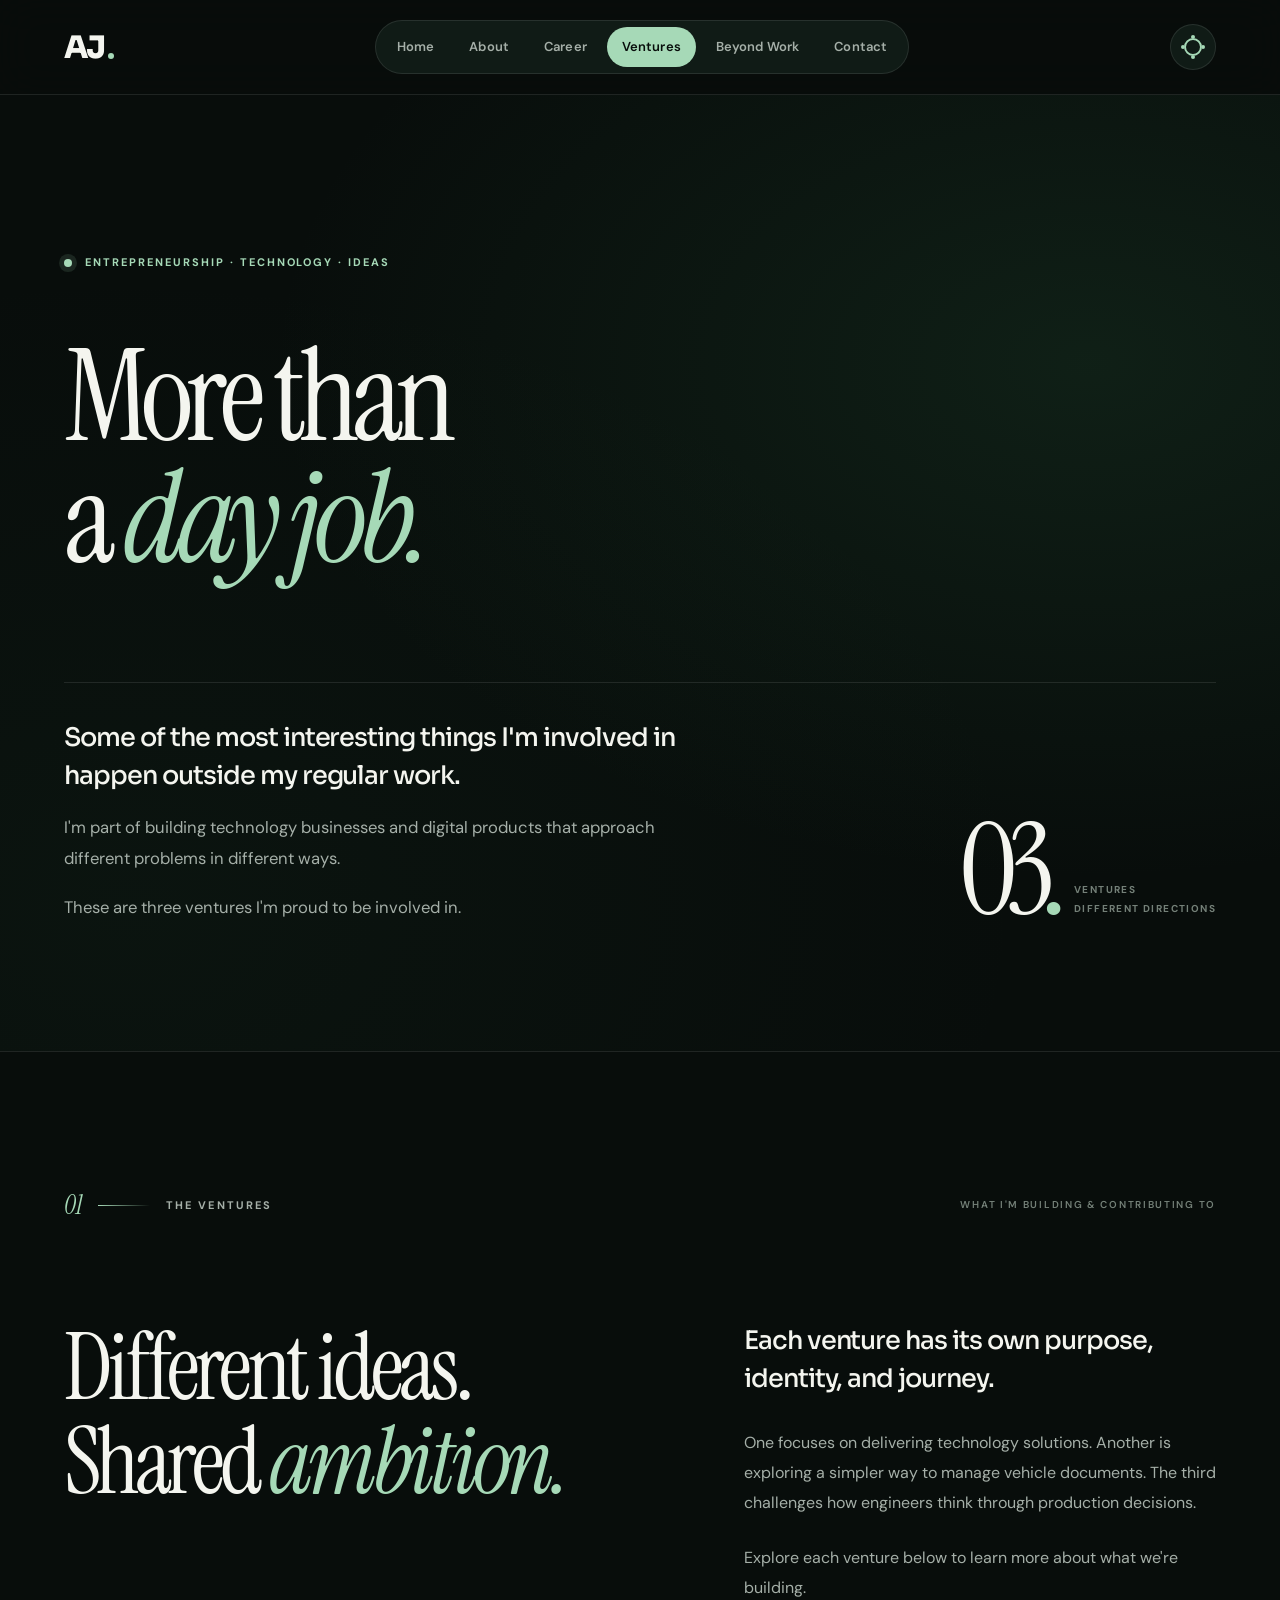
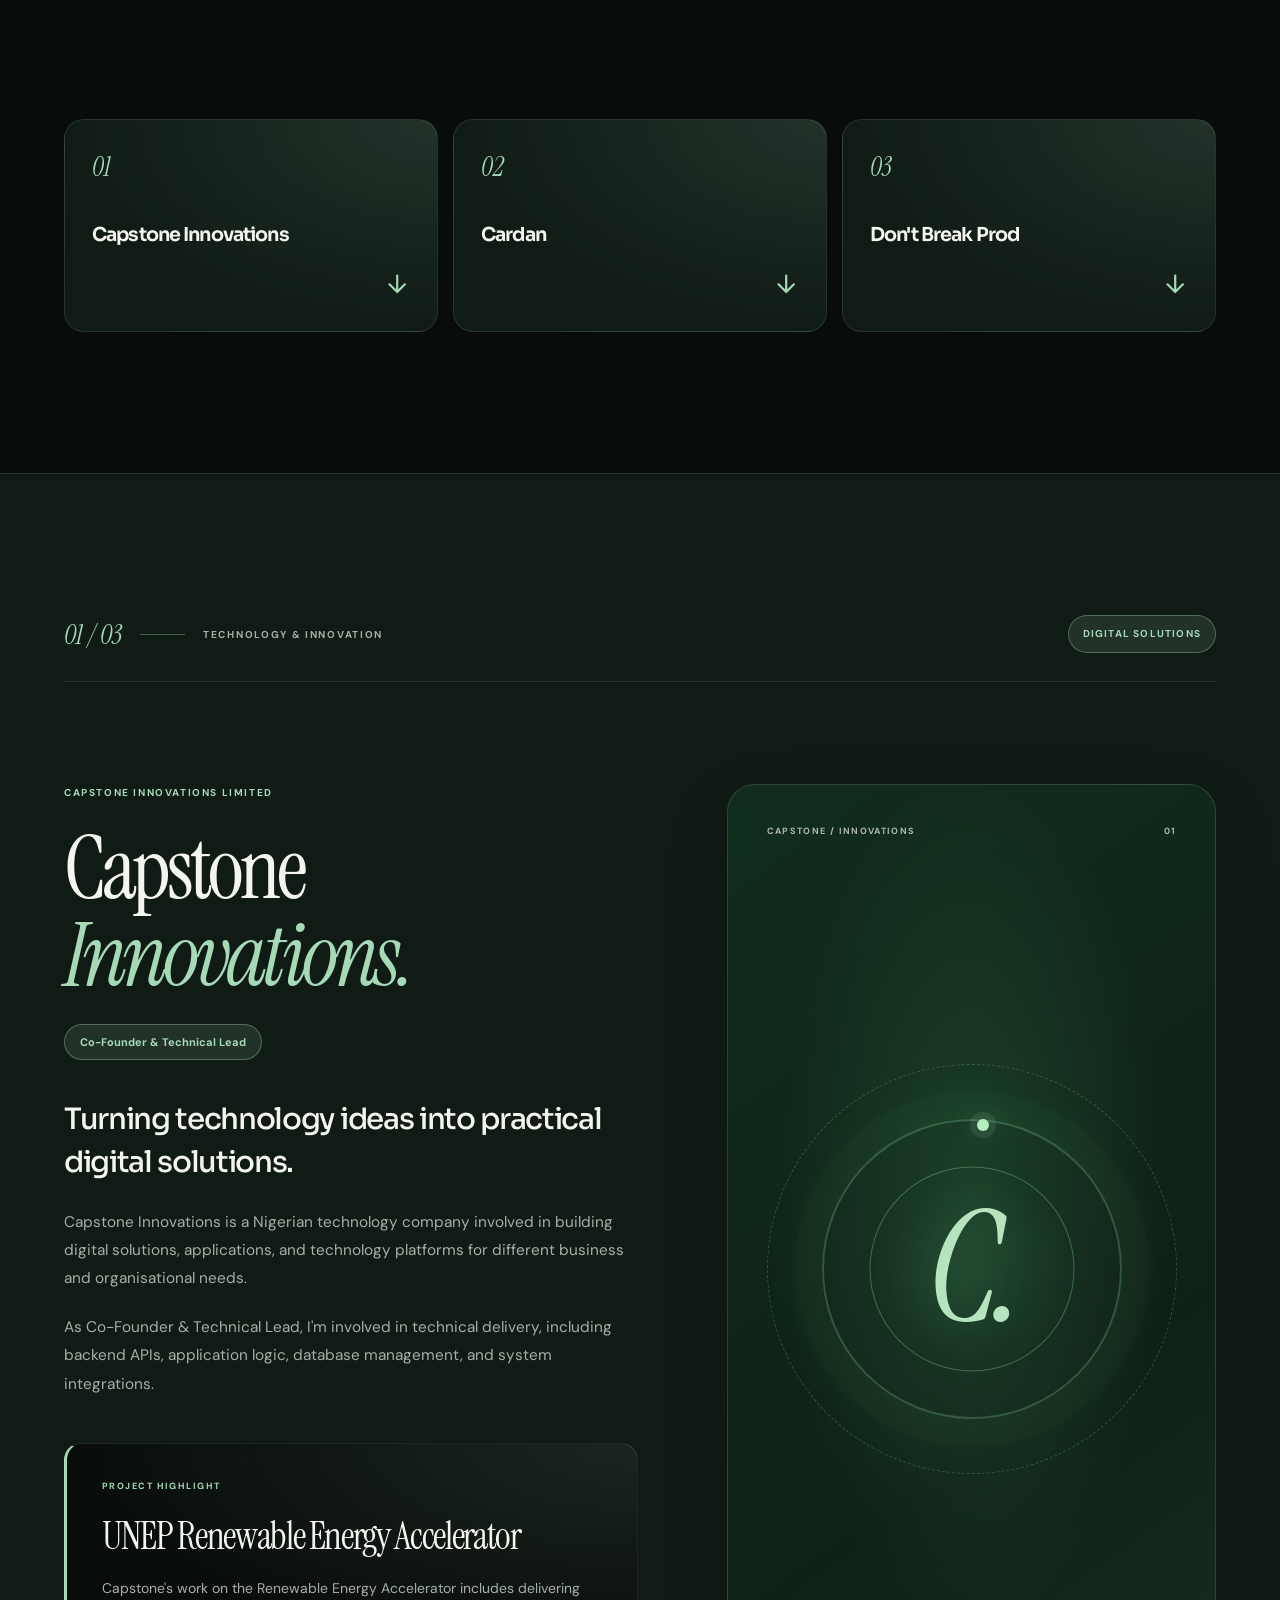
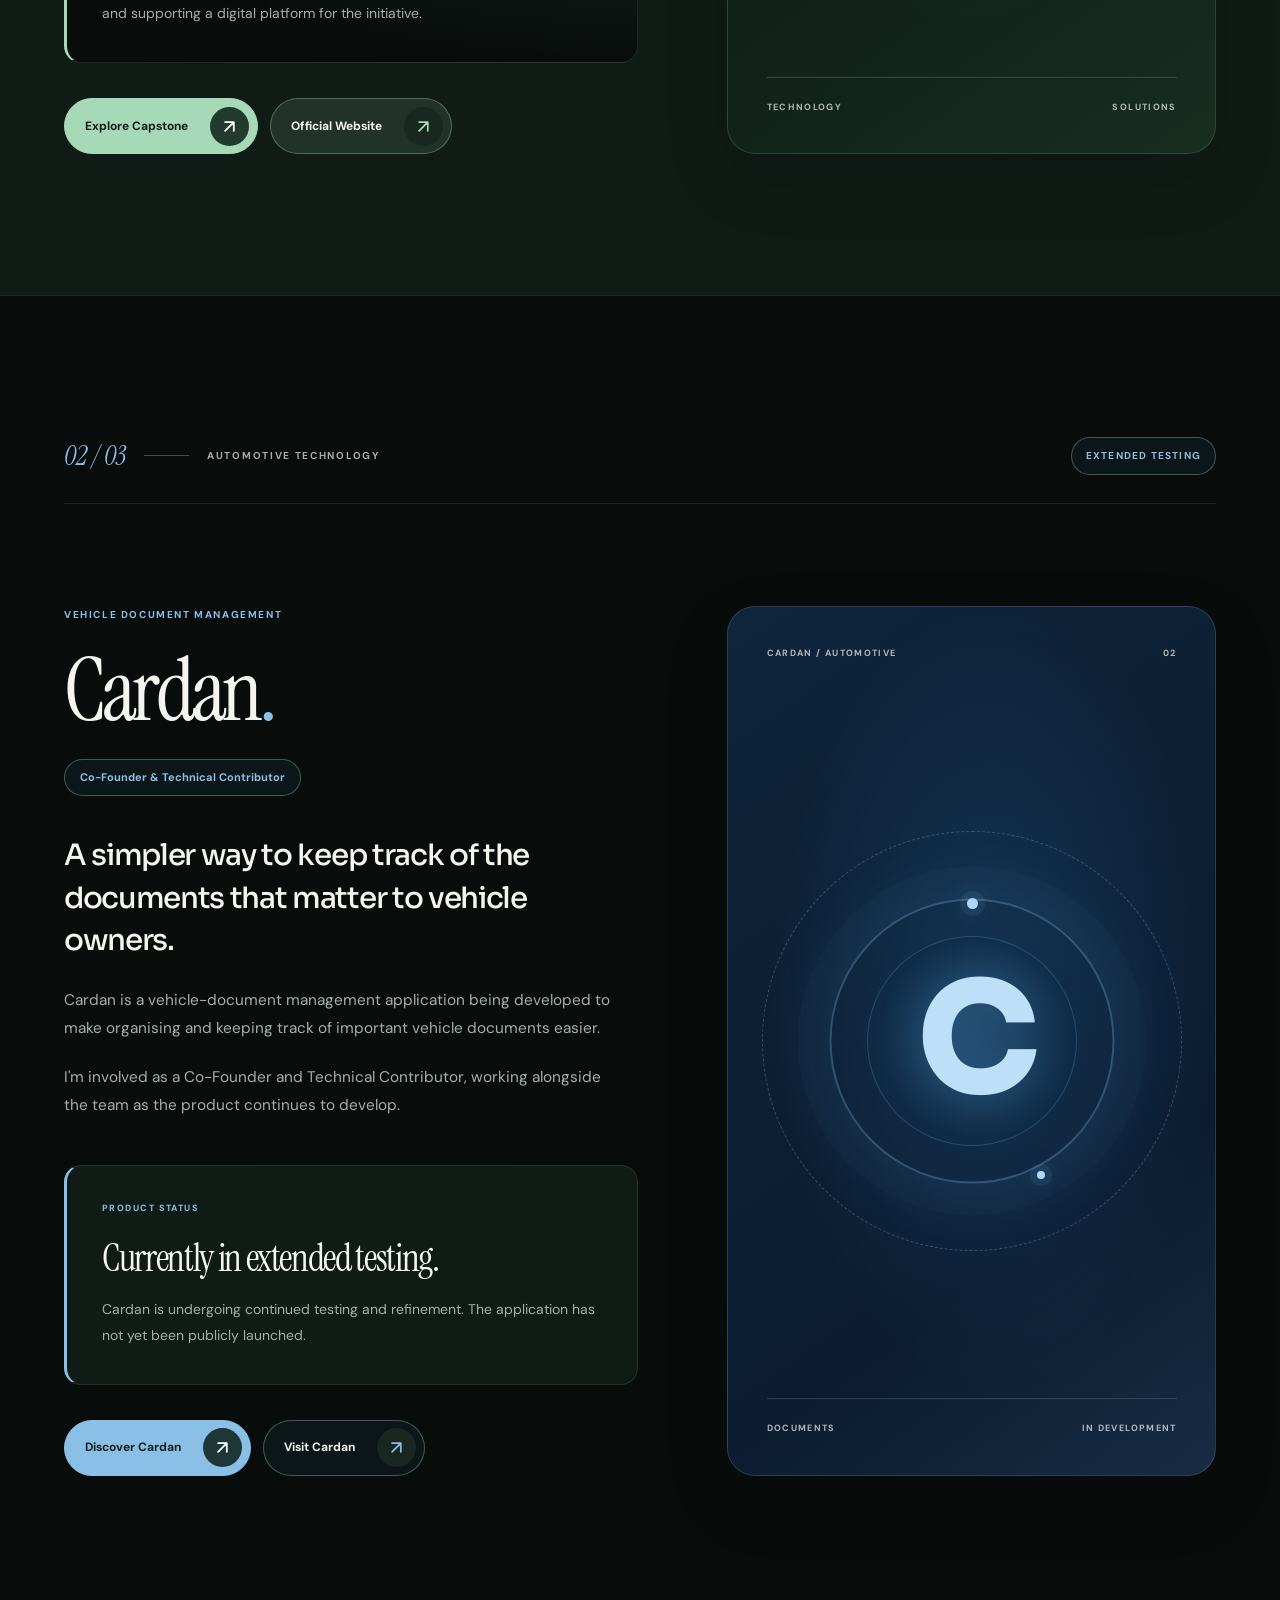
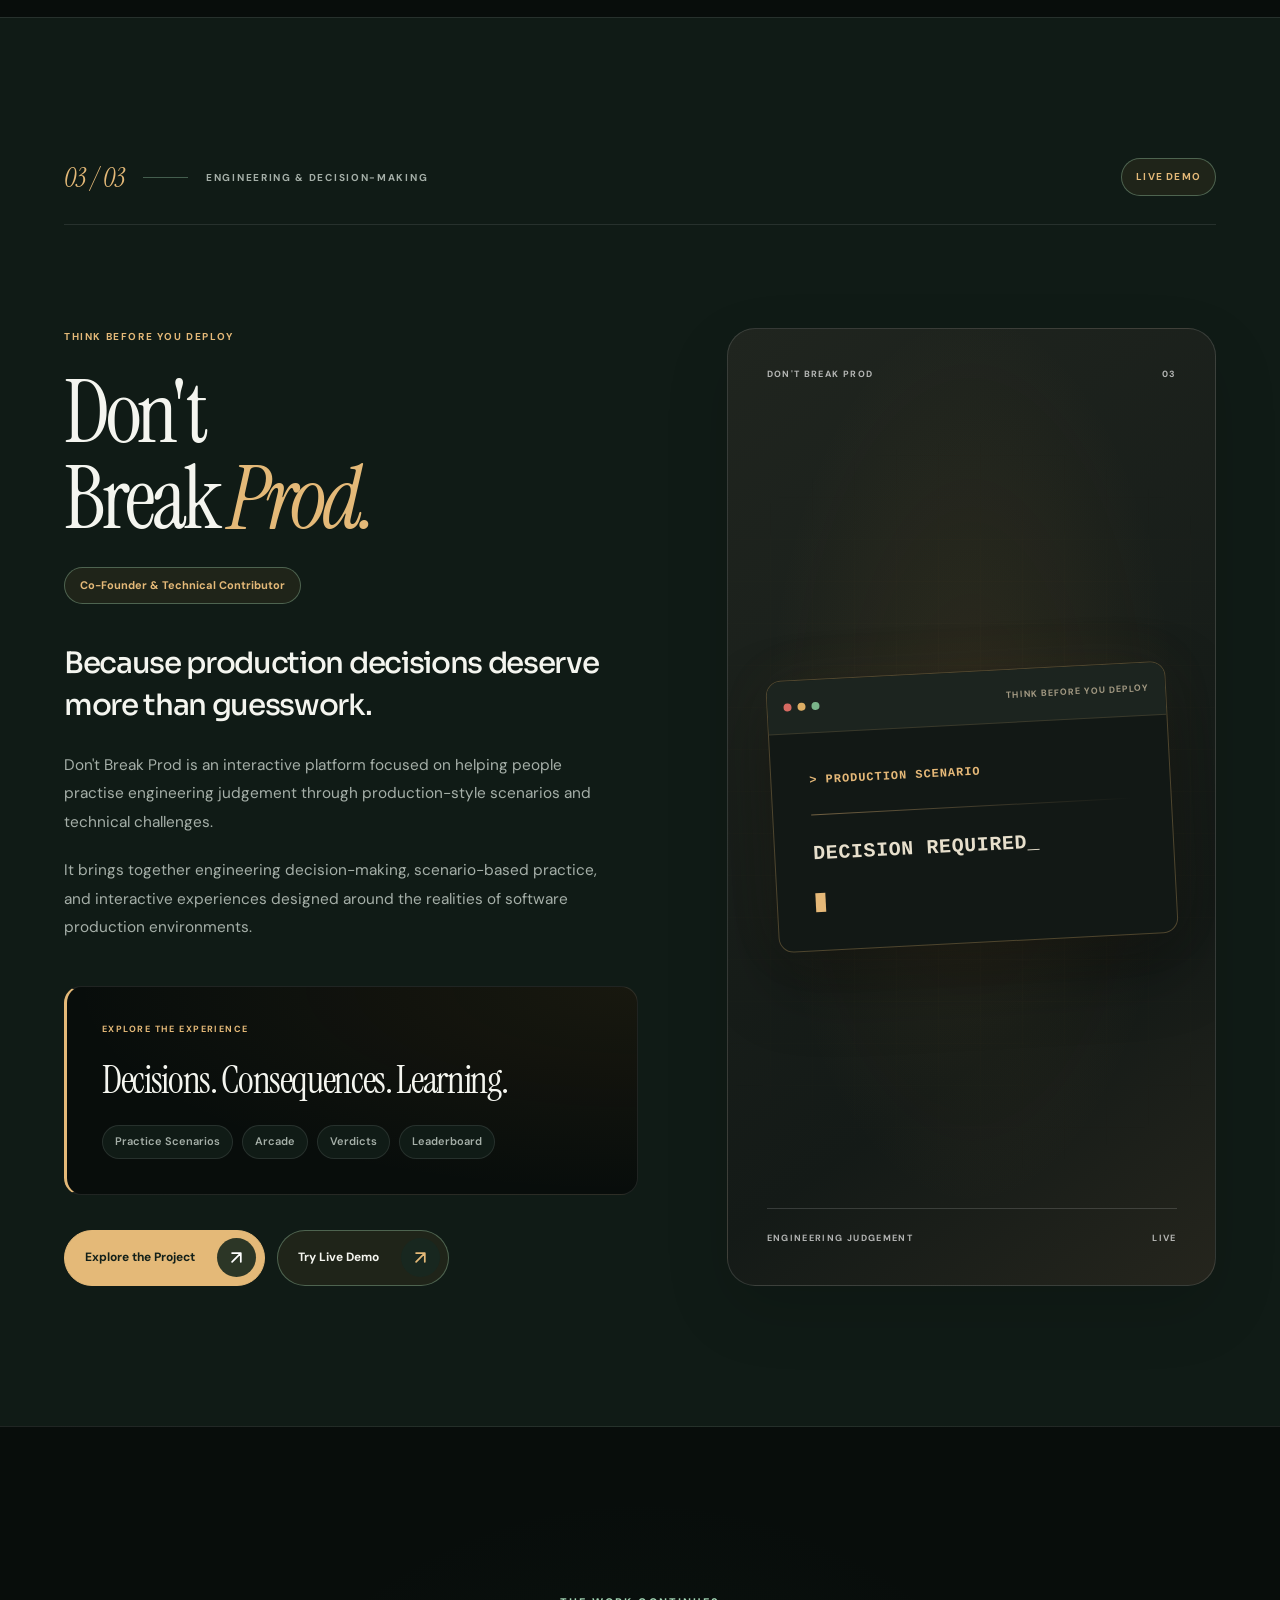
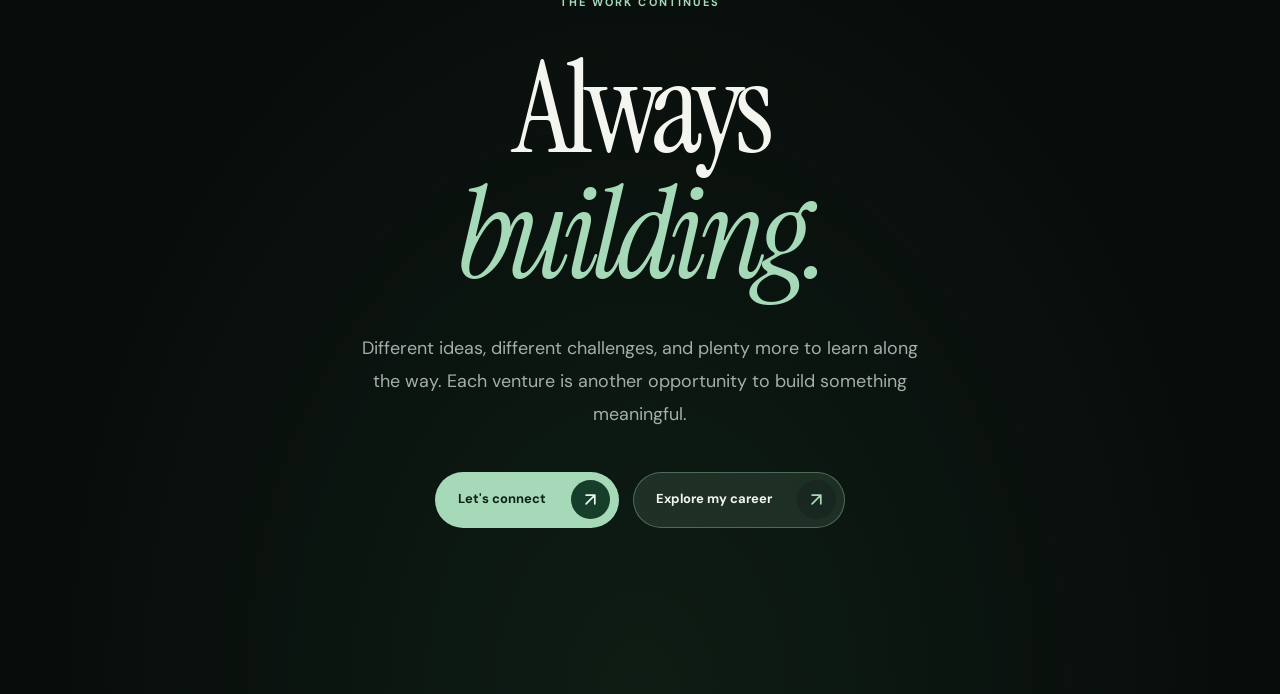
<file: ventures.html>
<!DOCTYPE html>
<html lang="en">

<head>
    <meta charset="UTF-8">
    <meta name="viewport" content="width=device-width, initial-scale=1.0">

    <!-- SEO -->
    <meta
        name="description"
        content="Explore the ventures Abdulqudus Jimoh (AJ) is building and contributing to, including Capstone Innovations, Cardan, and Don't Break Prod."
    >

    <meta name="author" content="Abdulqudus Jimoh">

    <title>Ventures | AJ</title>

    <!-- Stylesheet -->
    <link rel="stylesheet" href="assets/css/style.css">

    <!-- JavaScript -->
    <script src="assets/js/script.js" defer></script>
</head>

<body>

    <!-- =====================================
         WEBSITE HEADER
    ====================================== -->

    <header class="site-header">

        <nav class="navbar" aria-label="Main navigation">

            <a
                href="index.html"
                class="navbar-brand"
                aria-label="AJ - Homepage"
            >
                AJ
            </a>

            <!-- Navigation Links -->
            <div
                class="nav-links"
                id="primary-navigation"
            >

                <a href="index.html">
                    Home
                </a>

                <a href="about.html">
                    About
                </a>

                <a href="career.html">
                    Career
                </a>

                <a
                    href="ventures.html"
                    class="active"
                    aria-current="page"
                >
                    Ventures
                </a>

                <a href="beyond-work.html">
                    Beyond Work
                </a>

                <a href="contact.html">
                    Contact
                </a>

            </div>

            <!-- Theme Toggle -->
            <button
                type="button"
                class="theme-toggle"
                id="theme-toggle"
                aria-label="Switch colour theme"
            >
                <span
                    class="theme-icon"
                    aria-hidden="true"
                ></span>
            </button>

            <!-- Mobile Navigation Toggle -->
            <button
                type="button"
                class="mobile-menu-toggle"
                id="mobile-menu-toggle"
                aria-label="Open navigation menu"
                aria-controls="primary-navigation"
                aria-expanded="false"
            >

                <span
                    class="menu-toggle-icon"
                    aria-hidden="true"
                >
                    <span class="menu-toggle-line menu-toggle-line-top"></span>
                    <span class="menu-toggle-line menu-toggle-line-bottom"></span>
                </span>

            </button>

        </nav>

    </header>


    <!-- =====================================
         VENTURES PAGE
    ====================================== -->

    <main id="main-content">


        <!-- =================================
             VENTURES PAGE HERO
        ================================== -->

        <section
            class="ventures-page-hero"
            aria-labelledby="ventures-page-title"
        >

            <div
                class="ventures-page-hero-atmosphere"
                aria-hidden="true"
            ></div>

            <div class="ventures-page-container">

                <!-- Page Identifier -->
                <div class="ventures-page-eyebrow">

                    <span
                        class="ventures-page-eyebrow-dot"
                        aria-hidden="true"
                    ></span>

                    <span>
                        ENTREPRENEURSHIP · TECHNOLOGY · IDEAS
                    </span>

                </div>


                <!-- Main Heading -->
                <h1
                    class="ventures-page-title"
                    id="ventures-page-title"
                >
                    More than
                    <br>
                    a <em>day job.</em>
                </h1>


                <!-- Hero Description -->
                <div class="ventures-page-hero-bottom">

                    <div class="ventures-page-hero-intro">

                        <p class="ventures-page-hero-lead">
                            Some of the most interesting things
                            I'm involved in happen outside
                            my regular work.
                        </p>

                        <p>
                            I'm part of building technology
                            businesses and digital products
                            that approach different problems
                            in different ways.
                        </p>

                        <p>
                            These are three ventures
                            I'm proud to be involved in.
                        </p>

                    </div>


                    <!-- Hero Statistics -->
                    <div class="ventures-page-hero-stat">

                        <span class="ventures-page-stat-number">
                            03<span>.</span>
                        </span>

                        <span class="ventures-page-stat-label">
                            VENTURES
                            <br>
                            DIFFERENT DIRECTIONS
                        </span>

                    </div>

                </div>

            </div>

        </section>


        <!-- =================================
             VENTURES INTRODUCTION
        ================================== -->

        <section
            class="ventures-page-intro"
            aria-labelledby="ventures-page-intro-title"
        >

            <div class="ventures-page-container">

                <!-- Section Label -->
                <div class="ventures-page-section-heading">

                    <div class="ventures-page-section-label">

                        <span class="ventures-page-section-number">
                            01
                        </span>

                        <span class="ventures-page-section-line"></span>

                        <span class="ventures-page-section-name">
                            THE VENTURES
                        </span>

                    </div>

                    <p class="ventures-page-section-note">
                        WHAT I'M BUILDING & CONTRIBUTING TO
                    </p>

                </div>


                <!-- Introduction -->
                <div class="ventures-page-intro-grid">

                    <h2 id="ventures-page-intro-title">
                        Different ideas.
                        <br>
                        Shared
                        <em>ambition.</em>
                    </h2>

                    <div class="ventures-page-intro-content">

                        <p class="ventures-page-intro-lead">
                            Each venture has its own purpose,
                            identity, and journey.
                        </p>

                        <p>
                            One focuses on delivering technology
                            solutions. Another is exploring
                            a simpler way to manage vehicle
                            documents. The third challenges
                            how engineers think through
                            production decisions.
                        </p>

                        <p>
                            Explore each venture below
                            to learn more about what
                            we're building.
                        </p>

                    </div>

                </div>


                <!-- Venture Navigation -->
                <nav
                    class="ventures-page-directory"
                    aria-label="Explore individual ventures"
                >

                    <a href="#capstone">

                        <span class="ventures-directory-number">
                            01
                        </span>

                        <span class="ventures-directory-name">
                            Capstone Innovations
                        </span>

                        <span
                            class="ventures-directory-arrow"
                            aria-hidden="true"
                        >
                            ↓
                        </span>

                    </a>

                    <a href="#cardan">

                        <span class="ventures-directory-number">
                            02
                        </span>

                        <span class="ventures-directory-name">
                            Cardan
                        </span>

                        <span
                            class="ventures-directory-arrow"
                            aria-hidden="true"
                        >
                            ↓
                        </span>

                    </a>

                    <a href="#dont-break-prod">

                        <span class="ventures-directory-number">
                            03
                        </span>

                        <span class="ventures-directory-name">
                            Don't Break Prod
                        </span>

                        <span
                            class="ventures-directory-arrow"
                            aria-hidden="true"
                        >
                            ↓
                        </span>

                    </a>

                </nav>

            </div>

        </section>


        <!-- =================================
             01. CAPSTONE INNOVATIONS
        ================================== -->

        <section
            class="ventures-feature ventures-feature-capstone"
            id="capstone"
            aria-labelledby="ventures-capstone-title"
        >

            <div class="ventures-page-container">

                <!-- Feature Header -->
                <div class="ventures-feature-header">

                    <div class="ventures-feature-identifier">

                        <span class="ventures-feature-number">
                            01 / 03
                        </span>

                        <span class="ventures-feature-divider"></span>

                        <span class="ventures-feature-category">
                            TECHNOLOGY & INNOVATION
                        </span>

                    </div>

                    <span class="ventures-feature-status">
                        DIGITAL SOLUTIONS
                    </span>

                </div>


                <!-- Feature Content -->
                <div class="ventures-feature-grid">

                    <div class="ventures-feature-content">

                        <span class="ventures-feature-eyebrow">
                            CAPSTONE INNOVATIONS LIMITED
                        </span>

                        <h2
                            class="ventures-feature-title"
                            id="ventures-capstone-title"
                        >
                            Capstone
                            <em>Innovations.</em>
                        </h2>

                        <p class="ventures-feature-role">
                            Co-Founder & Technical Lead
                        </p>

                        <p class="ventures-feature-lead">
                            Turning technology ideas
                            into practical digital solutions.
                        </p>

                        <p class="ventures-feature-description">
                            Capstone Innovations is a Nigerian
                            technology company involved in
                            building digital solutions,
                            applications, and technology
                            platforms for different business
                            and organisational needs.
                        </p>

                        <p class="ventures-feature-description">
                            As Co-Founder & Technical Lead,
                            I'm involved in technical delivery,
                            including backend APIs, application
                            logic, database management,
                            and system integrations.
                        </p>


                        <!-- Highlighted Project -->
                        <div class="ventures-feature-highlight">

                            <span class="ventures-highlight-label">
                                PROJECT HIGHLIGHT
                            </span>

                            <h3>
                                UNEP Renewable
                                Energy Accelerator
                            </h3>

                            <p>
                                Capstone's work on the
                                Renewable Energy Accelerator
                                includes delivering and
                                supporting a digital platform
                                for the initiative.
                            </p>

                        </div>


                        <!-- Venture Links -->
                        <div class="ventures-feature-actions">

                            <a
                                href="ventures/capstone.html"
                                class="ventures-feature-button ventures-feature-button-primary"
                            >

                                <span>
                                    Explore Capstone
                                </span>

                                <span
                                    class="ventures-feature-button-arrow"
                                    aria-hidden="true"
                                >
                                    ↗
                                </span>

                            </a>

                            <a
                                href="https://www.capstoneinnovations.com.ng"
                                class="ventures-feature-button ventures-feature-button-secondary"
                                target="_blank"
                                rel="noopener noreferrer"
                            >

                                <span>
                                    Official Website
                                </span>

                                <span
                                    class="ventures-feature-button-arrow"
                                    aria-hidden="true"
                                >
                                    ↗
                                </span>

                            </a>

                        </div>

                    </div>


                    <!-- Decorative Visual -->
                    <div
                        class="ventures-feature-visual ventures-capstone-visual"
                        aria-hidden="true"
                    >

                        <div class="ventures-visual-top">

                            <span>
                                CAPSTONE / INNOVATIONS
                            </span>

                            <span>
                                01
                            </span>

                        </div>

                        <div class="capstone-visual-composition">

                            <span class="capstone-visual-ring capstone-visual-ring-outer"></span>

                            <span class="capstone-visual-ring capstone-visual-ring-middle"></span>

                            <span class="capstone-visual-ring capstone-visual-ring-inner"></span>

                            <span class="capstone-visual-core">
                                C.
                            </span>

                            <span class="capstone-visual-orbit-dot"></span>

                        </div>

                        <div class="ventures-visual-bottom">

                            <span>
                                TECHNOLOGY
                            </span>

                            <span>
                                SOLUTIONS
                            </span>

                        </div>

                    </div>

                </div>

            </div>

        </section>


        <!-- =================================
             02. CARDAN
        ================================== -->

        <section
            class="ventures-feature ventures-feature-cardan"
            id="cardan"
            aria-labelledby="ventures-cardan-title"
        >

            <div class="ventures-page-container">

                <!-- Feature Header -->
                <div class="ventures-feature-header">

                    <div class="ventures-feature-identifier">

                        <span class="ventures-feature-number">
                            02 / 03
                        </span>

                        <span class="ventures-feature-divider"></span>

                        <span class="ventures-feature-category">
                            AUTOMOTIVE TECHNOLOGY
                        </span>

                    </div>

                    <span class="ventures-feature-status">
                        EXTENDED TESTING
                    </span>

                </div>


                <!-- Feature Content -->
                <div class="ventures-feature-grid">

                    <div class="ventures-feature-content">

                        <span class="ventures-feature-eyebrow">
                            VEHICLE DOCUMENT MANAGEMENT
                        </span>

                        <h2
                            class="ventures-feature-title"
                            id="ventures-cardan-title"
                        >
                            Cardan<span class="ventures-feature-title-dot">.</span>
                        </h2>

                        <p class="ventures-feature-role">
                            Co-Founder & Technical Contributor
                        </p>

                        <p class="ventures-feature-lead">
                            A simpler way to keep track
                            of the documents that matter
                            to vehicle owners.
                        </p>

                        <p class="ventures-feature-description">
                            Cardan is a vehicle-document
                            management application being
                            developed to make organising
                            and keeping track of important
                            vehicle documents easier.
                        </p>

                        <p class="ventures-feature-description">
                            I'm involved as a Co-Founder
                            and Technical Contributor,
                            working alongside the team
                            as the product continues
                            to develop.
                        </p>


                        <!-- Product Status -->
                        <div class="ventures-feature-highlight">

                            <span class="ventures-highlight-label">
                                PRODUCT STATUS
                            </span>

                            <h3>
                                Currently in
                                extended testing.
                            </h3>

                            <p>
                                Cardan is undergoing continued
                                testing and refinement.
                                The application has not yet
                                been publicly launched.
                            </p>

                        </div>


                        <!-- Venture Links -->
                        <div class="ventures-feature-actions">

                            <a
                                href="ventures/cardan.html"
                                class="ventures-feature-button ventures-feature-button-primary"
                            >

                                <span>
                                    Discover Cardan
                                </span>

                                <span
                                    class="ventures-feature-button-arrow"
                                    aria-hidden="true"
                                >
                                    ↗
                                </span>

                            </a>

                            <a
                                href="https://www.cardan.app"
                                class="ventures-feature-button ventures-feature-button-secondary"
                                target="_blank"
                                rel="noopener noreferrer"
                            >

                                <span>
                                    Visit Cardan
                                </span>

                                <span
                                    class="ventures-feature-button-arrow"
                                    aria-hidden="true"
                                >
                                    ↗
                                </span>

                            </a>

                        </div>

                    </div>


                    <!-- Decorative Visual -->
                    <div
                        class="ventures-feature-visual ventures-cardan-visual"
                        aria-hidden="true"
                    >

                        <div class="ventures-visual-top">

                            <span>
                                CARDAN / AUTOMOTIVE
                            </span>

                            <span>
                                02
                            </span>

                        </div>

                        <div class="cardan-visual-composition">

                            <span class="cardan-visual-orbit cardan-visual-orbit-outer"></span>

                            <span class="cardan-visual-orbit cardan-visual-orbit-inner"></span>

                            <span class="cardan-visual-symbol">
                                C
                            </span>

                            <span class="cardan-visual-point cardan-visual-point-one"></span>

                            <span class="cardan-visual-point cardan-visual-point-two"></span>

                        </div>

                        <div class="ventures-visual-bottom">

                            <span>
                                DOCUMENTS
                            </span>

                            <span>
                                IN DEVELOPMENT
                            </span>

                        </div>

                    </div>

                </div>

            </div>

        </section>


        <!-- =================================
             03. DON'T BREAK PROD
        ================================== -->

        <section
            class="ventures-feature ventures-feature-dbp"
            id="dont-break-prod"
            aria-labelledby="ventures-dbp-title"
        >

            <div class="ventures-page-container">

                <!-- Feature Header -->
                <div class="ventures-feature-header">

                    <div class="ventures-feature-identifier">

                        <span class="ventures-feature-number">
                            03 / 03
                        </span>

                        <span class="ventures-feature-divider"></span>

                        <span class="ventures-feature-category">
                            ENGINEERING & DECISION-MAKING
                        </span>

                    </div>

                    <span class="ventures-feature-status">
                        LIVE DEMO
                    </span>

                </div>


                <!-- Feature Content -->
                <div class="ventures-feature-grid">

                    <div class="ventures-feature-content">

                        <span class="ventures-feature-eyebrow">
                            THINK BEFORE YOU DEPLOY
                        </span>

                        <h2
                            class="ventures-feature-title"
                            id="ventures-dbp-title"
                        >
                            Don't
                            <br>
                            Break <em>Prod.</em>
                        </h2>

                        <p class="ventures-feature-role">
                            Co-Founder & Technical Contributor
                        </p>

                        <p class="ventures-feature-lead">
                            Because production decisions
                            deserve more than guesswork.
                        </p>

                        <p class="ventures-feature-description">
                            Don't Break Prod is an interactive
                            platform focused on helping people
                            practise engineering judgement
                            through production-style scenarios
                            and technical challenges.
                        </p>

                        <p class="ventures-feature-description">
                            It brings together engineering
                            decision-making, scenario-based
                            practice, and interactive experiences
                            designed around the realities
                            of software production environments.
                        </p>


                        <!-- Experience Highlights -->
                        <div class="ventures-feature-highlight">

                            <span class="ventures-highlight-label">
                                EXPLORE THE EXPERIENCE
                            </span>

                            <h3>
                                Decisions.
                                Consequences.
                                Learning.
                            </h3>

                            <div class="ventures-dbp-features">

                                <span>Practice Scenarios</span>

                                <span>Arcade</span>

                                <span>Verdicts</span>

                                <span>Leaderboard</span>

                            </div>

                        </div>


                        <!-- Venture Links -->
                        <div class="ventures-feature-actions">

                            <a
                                href="ventures/dont-break-prod.html"
                                class="ventures-feature-button ventures-feature-button-primary"
                            >

                                <span>
                                    Explore the Project
                                </span>

                                <span
                                    class="ventures-feature-button-arrow"
                                    aria-hidden="true"
                                >
                                    ↗
                                </span>

                            </a>

                            <a
                                href="https://dontbreakprod.dev"
                                class="ventures-feature-button ventures-feature-button-secondary"
                                target="_blank"
                                rel="noopener noreferrer"
                            >

                                <span>
                                    Try Live Demo
                                </span>

                                <span
                                    class="ventures-feature-button-arrow"
                                    aria-hidden="true"
                                >
                                    ↗
                                </span>

                            </a>

                        </div>

                    </div>


                    <!-- Decorative Visual -->
                    <div
                        class="ventures-feature-visual ventures-dbp-visual"
                        aria-hidden="true"
                    >

                        <div class="ventures-visual-top">

                            <span>
                                DON'T BREAK PROD
                            </span>

                            <span>
                                03
                            </span>

                        </div>

                        <div class="dbp-visual-composition">

                            <div class="dbp-visual-terminal">

                                <div class="dbp-terminal-header">

                                    <span class="dbp-terminal-dots">
                                        <i></i>
                                        <i></i>
                                        <i></i>
                                    </span>

                                    <span>
                                        THINK BEFORE YOU DEPLOY
                                    </span>

                                </div>

                                <div class="dbp-terminal-content">

                                    <span class="dbp-terminal-prompt">
                                        &gt; PRODUCTION SCENARIO
                                    </span>

                                    <span class="dbp-terminal-rule"></span>

                                    <span class="dbp-terminal-text">
                                        DECISION REQUIRED_
                                    </span>

                                    <span class="dbp-terminal-cursor"></span>

                                </div>

                            </div>

                            <span class="dbp-visual-grid"></span>

                        </div>

                        <div class="ventures-visual-bottom">

                            <span>
                                ENGINEERING JUDGEMENT
                            </span>

                            <span>
                                LIVE
                            </span>

                        </div>

                    </div>

                </div>

            </div>

        </section>


        <!-- =================================
             VENTURES PAGE CLOSING
        ================================== -->

        <section
            class="ventures-page-closing"
            aria-labelledby="ventures-closing-title"
        >

            <div class="ventures-page-container">

                <span class="ventures-closing-eyebrow">
                    THE WORK CONTINUES
                </span>

                <h2 id="ventures-closing-title">
                    Always
                    <br>
                    <em>building.</em>
                </h2>

                <p>
                    Different ideas, different challenges,
                    and plenty more to learn along the way.
                    Each venture is another opportunity
                    to build something meaningful.
                </p>

                <div class="ventures-closing-actions">

                    <a
                        href="contact.html"
                        class="ventures-closing-link ventures-closing-link-primary"
                    >

                        <span>
                            Let's connect
                        </span>

                        <span aria-hidden="true">
                            ↗
                        </span>

                    </a>

                    <a
                        href="career.html"
                        class="ventures-closing-link ventures-closing-link-secondary"
                    >

                        <span>
                            Explore my career
                        </span>

                        <span aria-hidden="true">
                            ↗
                        </span>

                    </a>

                </div>

            </div>

        </section>

    </main>

</body>

</html>
</file>
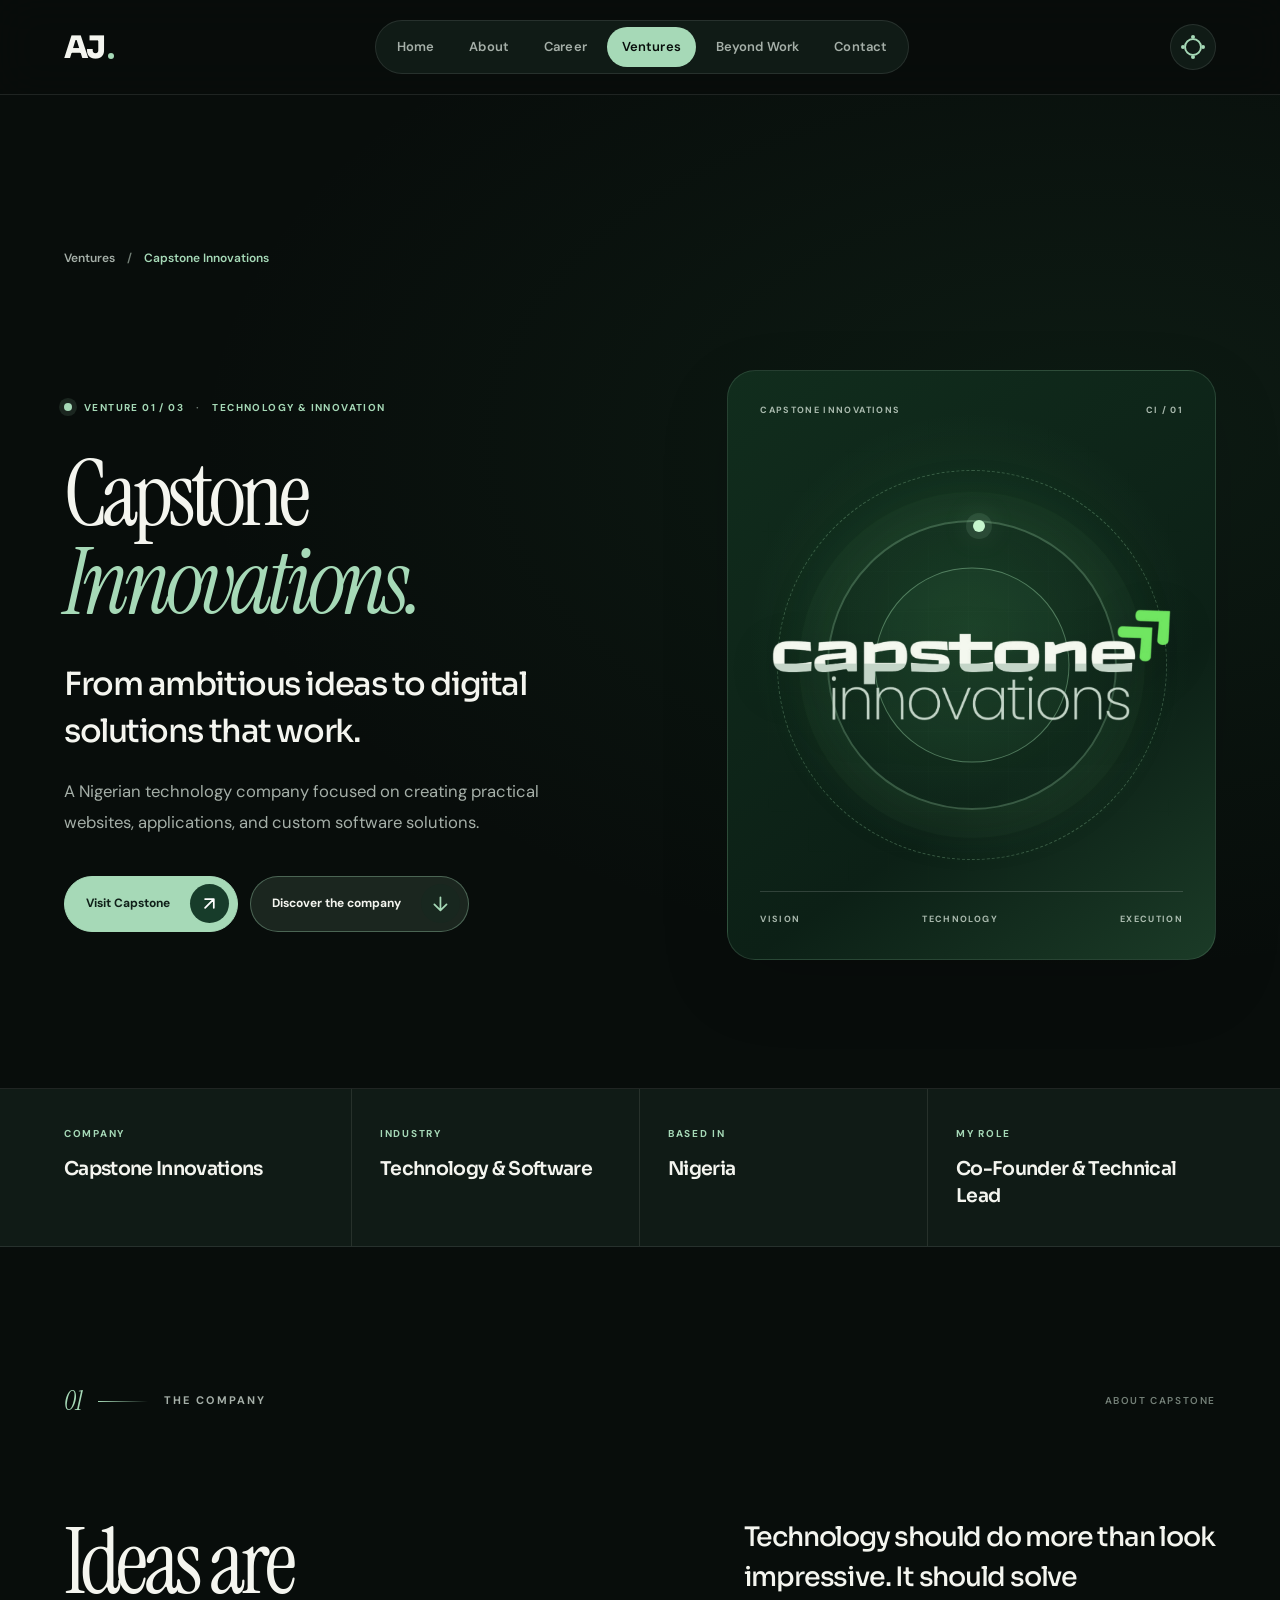
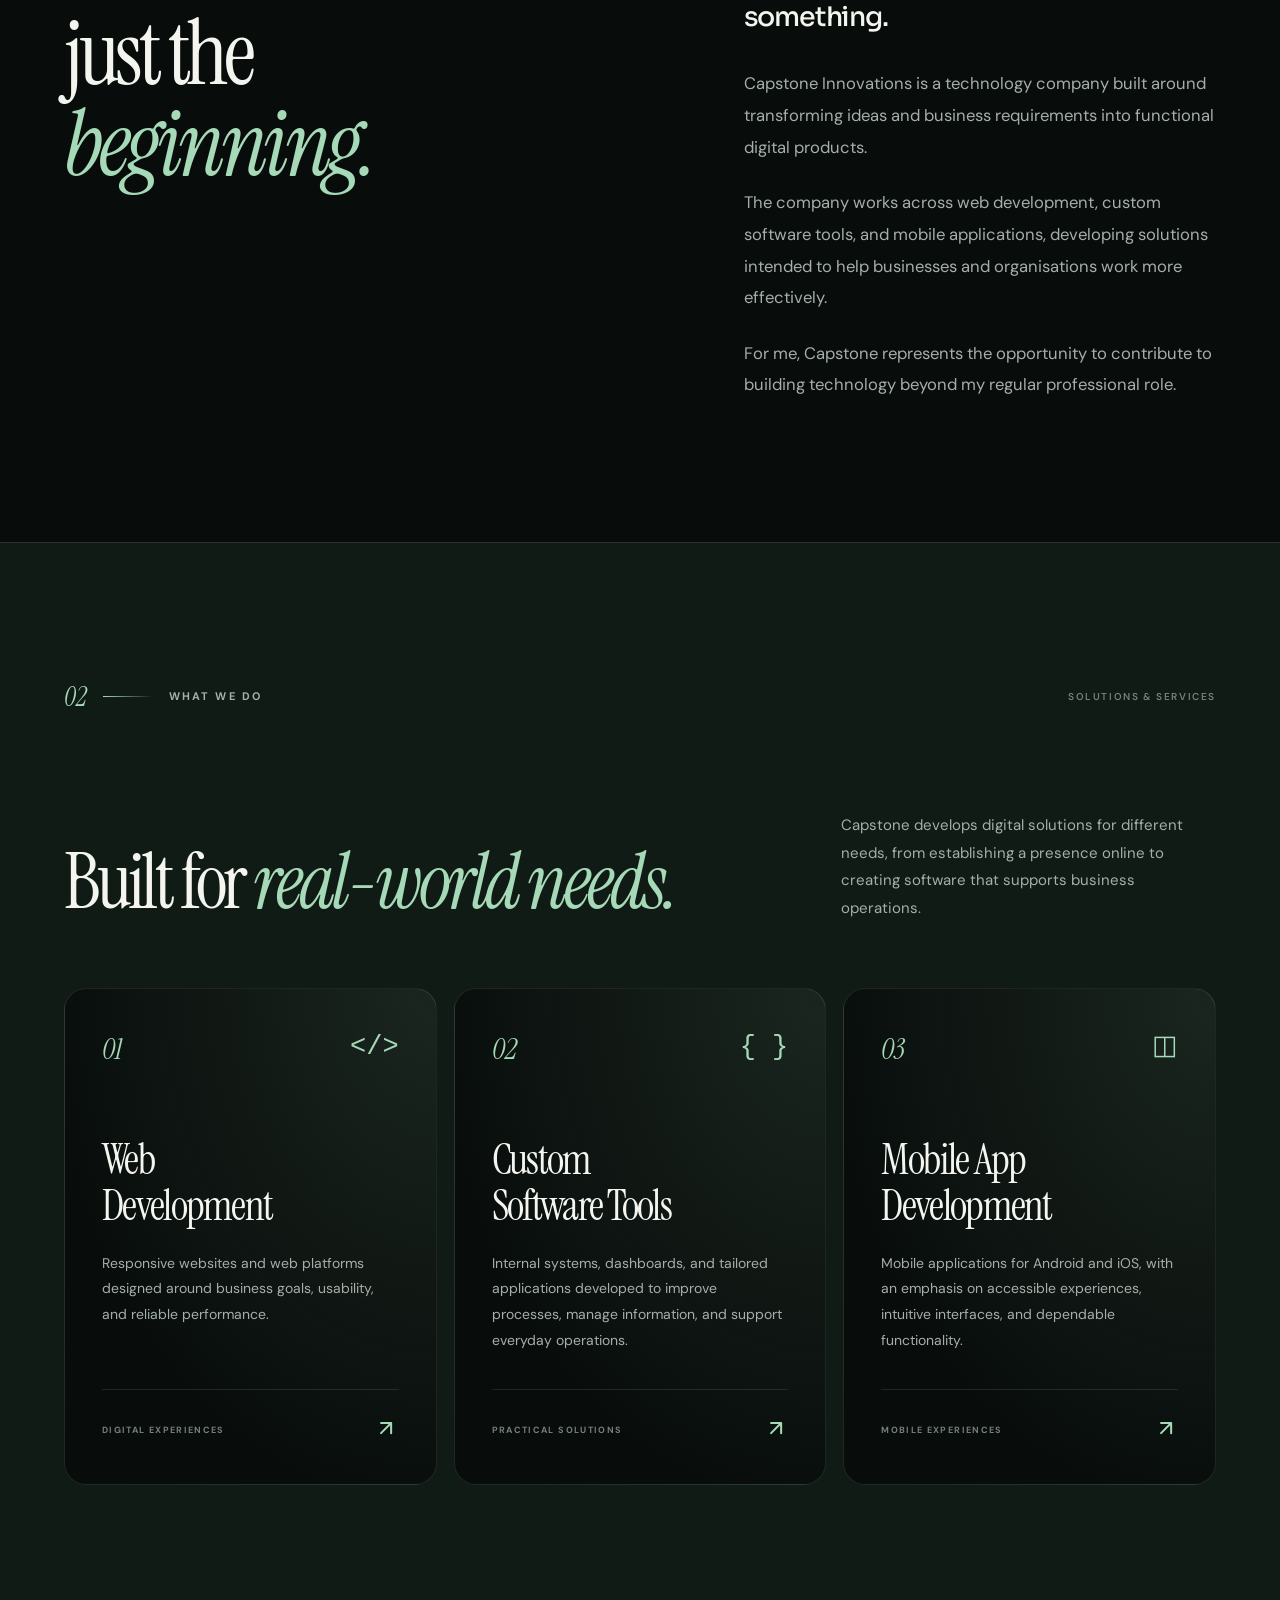
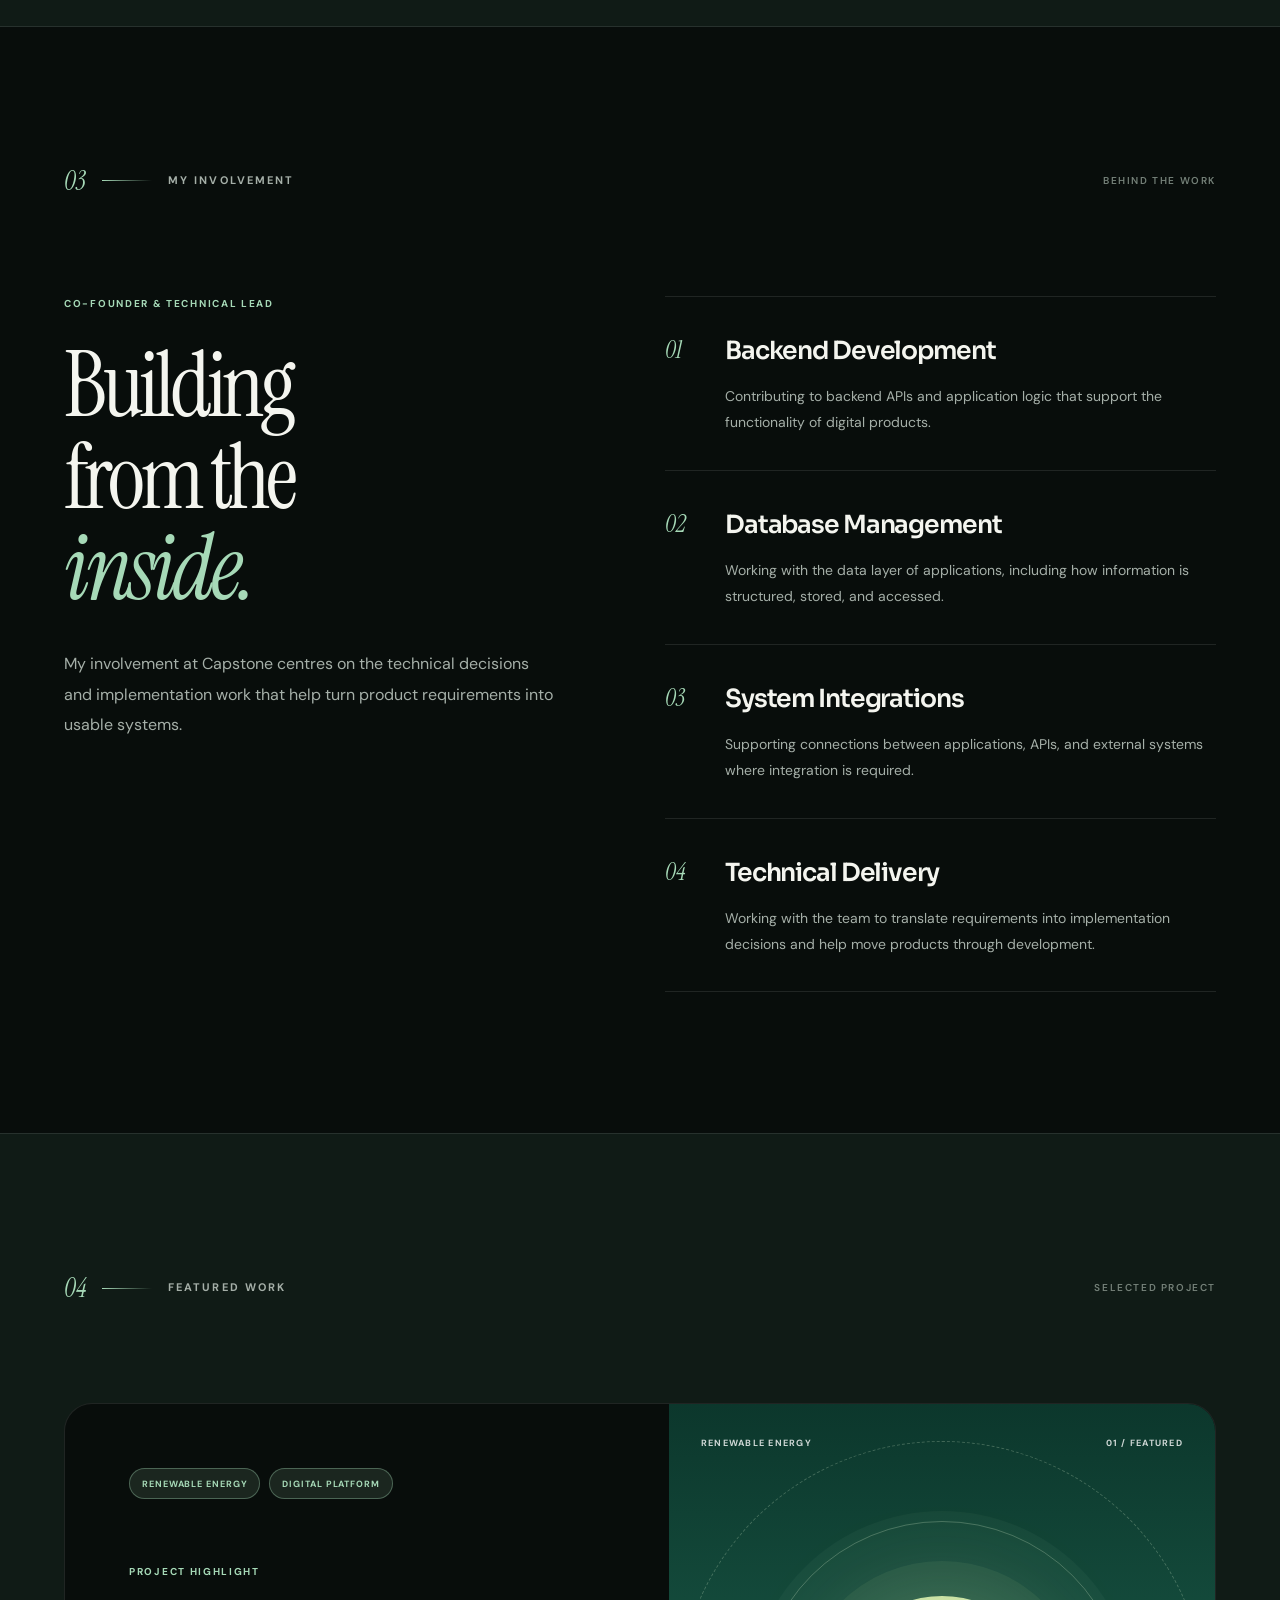
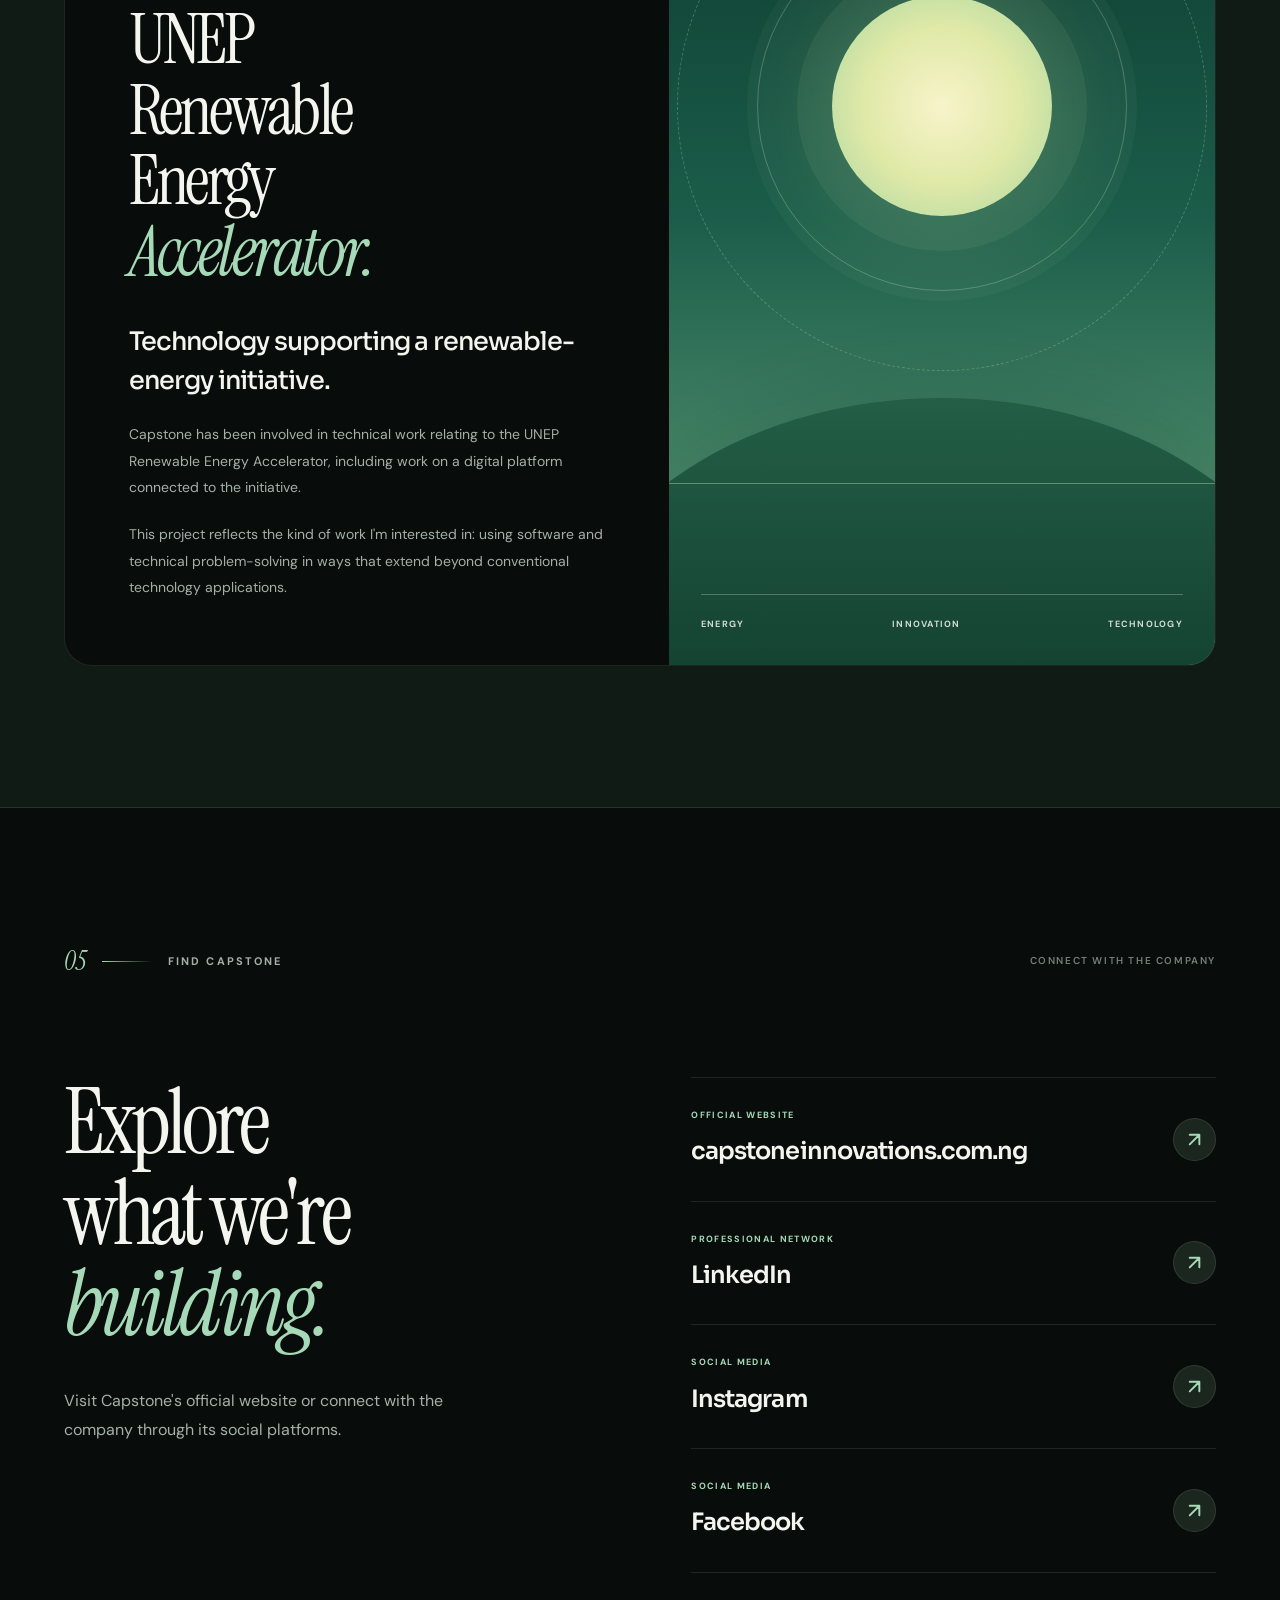
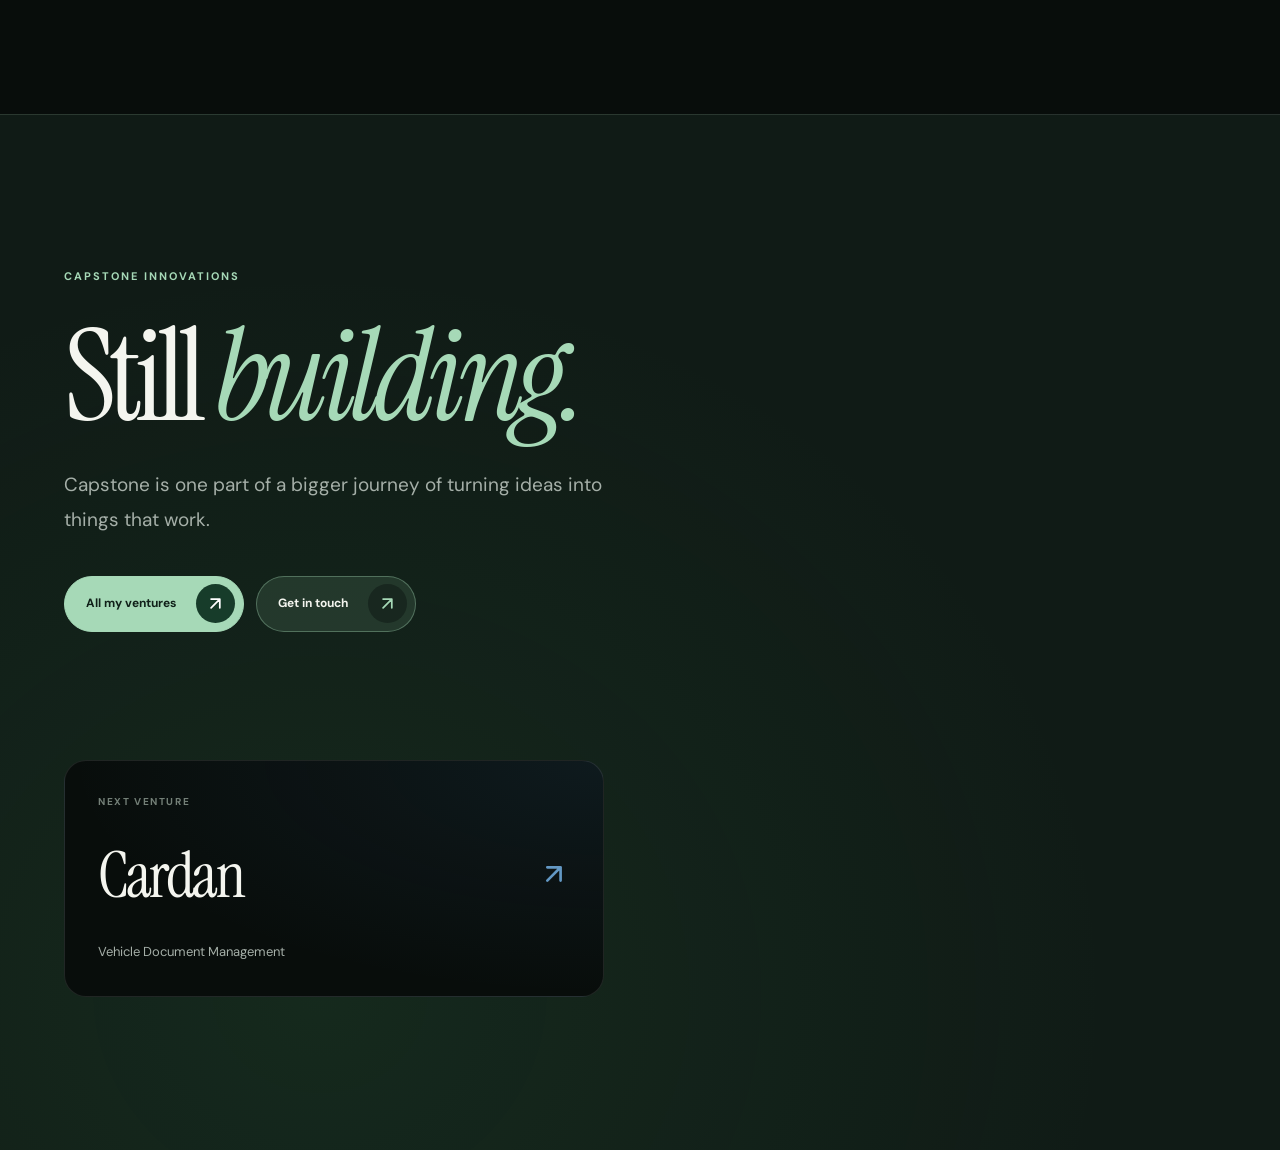
<file: ventures/capstone.html>
<!DOCTYPE html>
<html lang="en">

<head>
    <meta charset="UTF-8">
    <meta name="viewport" content="width=device-width, initial-scale=1.0">

    <!-- SEO -->
    <meta
        name="description"
        content="Explore Capstone Innovations, a Nigerian technology company co-founded by Abdulqudus Jimoh (AJ), delivering digital solutions, websites, custom software, and mobile applications."
    >

    <meta name="author" content="Abdulqudus Jimoh">

    <title>Capstone Innovations | AJ</title>

    <!-- Stylesheet -->
    <link rel="stylesheet" href="../assets/css/style.css">

    <!-- JavaScript -->
    <script src="../assets/js/script.js" defer></script>
</head>

<body>

    <!-- =====================================
         WEBSITE HEADER
    ====================================== -->

    <header class="site-header">

        <nav class="navbar" aria-label="Main navigation">

            <a
                href="../index.html"
                class="navbar-brand"
                aria-label="AJ - Homepage"
            >
                AJ
            </a>

            <!-- Navigation Links -->
            <div
                class="nav-links"
                id="primary-navigation"
            >

                <a href="../index.html">
                    Home
                </a>

                <a href="../about.html">
                    About
                </a>

                <a href="../career.html">
                    Career
                </a>

                <a
                    href="../ventures.html"
                    class="active"
                    aria-current="page"
                >
                    Ventures
                </a>

                <a href="../beyond-work.html">
                    Beyond Work
                </a>

                <a href="../contact.html">
                    Contact
                </a>

            </div>

            <!-- Theme Toggle -->
            <button
                type="button"
                class="theme-toggle"
                id="theme-toggle"
                aria-label="Switch colour theme"
            >
                <span
                    class="theme-icon"
                    aria-hidden="true"
                ></span>
            </button>

            <!-- Mobile Navigation Toggle -->
            <button
                type="button"
                class="mobile-menu-toggle"
                id="mobile-menu-toggle"
                aria-label="Open navigation menu"
                aria-controls="primary-navigation"
                aria-expanded="false"
            >

                <span
                    class="menu-toggle-icon"
                    aria-hidden="true"
                >
                    <span class="menu-toggle-line menu-toggle-line-top"></span>
                    <span class="menu-toggle-line menu-toggle-line-bottom"></span>
                </span>

            </button>

        </nav>

    </header>


    <!-- =====================================
         CAPSTONE INNOVATIONS PAGE
    ====================================== -->

    <main id="main-content">


        <!-- =================================
             CAPSTONE HERO
        ================================== -->

        <section
            class="capstone-page-hero"
            aria-labelledby="capstone-page-title"
        >

            <div
                class="capstone-page-hero-glow"
                aria-hidden="true"
            ></div>

            <div class="capstone-page-container">

                <!-- Breadcrumb -->
                <nav
                    class="capstone-page-breadcrumb"
                    aria-label="Breadcrumb"
                >

                    <a href="../ventures.html">
                        Ventures
                    </a>

                    <span aria-hidden="true">
                        /
                    </span>

                    <span aria-current="page">
                        Capstone Innovations
                    </span>

                </nav>


                <!-- Hero Layout -->
                <div class="capstone-page-hero-grid">

                    <div class="capstone-page-hero-content">

                        <div class="capstone-page-eyebrow">

                            <span
                                class="capstone-page-eyebrow-dot"
                                aria-hidden="true"
                            ></span>

                            <span>
                                VENTURE 01 / 03
                            </span>

                            <span class="capstone-page-eyebrow-divider">
                                ·
                            </span>

                            <span>
                                TECHNOLOGY & INNOVATION
                            </span>

                        </div>


                        <!-- Hero Title -->
                        <h1
                            class="capstone-page-title"
                            id="capstone-page-title"
                        >
                            Capstone
                            <br>
                            <em>Innovations.</em>
                        </h1>


                        <!-- Hero Intro -->
                        <p class="capstone-page-hero-lead">
                            From ambitious ideas
                            to digital solutions
                            that work.
                        </p>

                        <p class="capstone-page-hero-description">
                            A Nigerian technology company
                            focused on creating practical
                            websites, applications, and
                            custom software solutions.
                        </p>


                        <!-- Hero Actions -->
                        <div class="capstone-page-hero-actions">

                            <a
                                href="https://www.capstoneinnovations.com.ng"
                                class="capstone-page-button capstone-page-button-primary"
                                target="_blank"
                                rel="noopener noreferrer"
                            >

                                <span>
                                    Visit Capstone
                                </span>

                                <span
                                    class="capstone-page-button-arrow"
                                    aria-hidden="true"
                                >
                                    ↗
                                </span>

                            </a>

                            <a
                                href="#about-capstone"
                                class="capstone-page-button capstone-page-button-secondary"
                            >

                                <span>
                                    Discover the company
                                </span>

                                <span
                                    class="capstone-page-button-arrow"
                                    aria-hidden="true"
                                >
                                    ↓
                                </span>

                            </a>

                        </div>

                    </div>


                    <!-- =================================
                         OFFICIAL CAPSTONE BRAND VISUAL
                    ================================== -->

                    <div
                        class="capstone-page-hero-visual"
                        aria-hidden="true"
                    >

                        <div class="capstone-page-visual-header">

                            <span>
                                CAPSTONE INNOVATIONS
                            </span>

                            <span>
                                CI / 01
                            </span>

                        </div>


                        <div class="capstone-page-brand-composition">

                            <!-- Decorative Grid -->
                            <span class="capstone-page-brand-grid"></span>

                            <!-- Animated Brand Rings -->
                            <span class="capstone-page-brand-ring capstone-page-brand-ring-one"></span>

                            <span class="capstone-page-brand-ring capstone-page-brand-ring-two"></span>

                            <span class="capstone-page-brand-ring capstone-page-brand-ring-three"></span>


                            <!-- OFFICIAL CAPSTONE LOGO -->
                            <img
                                src="../assets/images/ventures/capstone/capstone-logo-dark-transparent.png"
                                alt=""
                                class="capstone-page-brand-logo"
                                loading="eager"
                                decoding="async"
                            >


                            <!-- Decorative Orbit Point -->
                            <span class="capstone-page-brand-point"></span>

                        </div>


                        <div class="capstone-page-visual-footer">

                            <span>
                                VISION
                            </span>

                            <span>
                                TECHNOLOGY
                            </span>

                            <span>
                                EXECUTION
                            </span>

                        </div>

                    </div>

                </div>

            </div>

        </section>


        <!-- =================================
             COMPANY SNAPSHOT
        ================================== -->

        <section
            class="capstone-page-snapshot"
            aria-label="Capstone Innovations overview"
        >

            <div class="capstone-page-container">

                <div class="capstone-page-snapshot-grid">


                    <!-- Company -->
                    <div class="capstone-page-snapshot-item">

                        <span class="capstone-page-snapshot-label">
                            COMPANY
                        </span>

                        <span class="capstone-page-snapshot-value">
                            Capstone Innovations
                        </span>

                    </div>


                    <!-- Industry -->
                    <div class="capstone-page-snapshot-item">

                        <span class="capstone-page-snapshot-label">
                            INDUSTRY
                        </span>

                        <span class="capstone-page-snapshot-value">
                            Technology & Software
                        </span>

                    </div>


                    <!-- Location -->
                    <div class="capstone-page-snapshot-item">

                        <span class="capstone-page-snapshot-label">
                            BASED IN
                        </span>

                        <span class="capstone-page-snapshot-value">
                            Nigeria
                        </span>

                    </div>


                    <!-- My Role -->
                    <div class="capstone-page-snapshot-item">

                        <span class="capstone-page-snapshot-label">
                            MY ROLE
                        </span>

                        <span class="capstone-page-snapshot-value">
                            Co-Founder & Technical Lead
                        </span>

                    </div>

                </div>

            </div>

        </section>


        <!-- =================================
             ABOUT CAPSTONE
        ================================== -->

        <section
            class="capstone-page-about"
            id="about-capstone"
            aria-labelledby="capstone-about-title"
        >

            <div class="capstone-page-container">


                <!-- Section Heading -->
                <div class="capstone-page-section-heading">

                    <div class="capstone-page-section-label">

                        <span class="capstone-page-section-number">
                            01
                        </span>

                        <span class="capstone-page-section-line"></span>

                        <span class="capstone-page-section-name">
                            THE COMPANY
                        </span>

                    </div>

                    <span class="capstone-page-section-note">
                        ABOUT CAPSTONE
                    </span>

                </div>


                <!-- About Grid -->
                <div class="capstone-page-about-grid">

                    <div class="capstone-page-about-heading">

                        <h2 id="capstone-about-title">
                            Ideas are
                            <br>
                            just the
                            <br>
                            <em>beginning.</em>
                        </h2>

                    </div>


                    <div class="capstone-page-about-content">

                        <p class="capstone-page-about-lead">
                            Technology should do more
                            than look impressive.
                            It should solve something.
                        </p>

                        <p>
                            Capstone Innovations is a technology
                            company built around transforming
                            ideas and business requirements
                            into functional digital products.
                        </p>

                        <p>
                            The company works across web
                            development, custom software tools,
                            and mobile applications, developing
                            solutions intended to help businesses
                            and organisations work more effectively.
                        </p>

                        <p>
                            For me, Capstone represents
                            the opportunity to contribute
                            to building technology beyond
                            my regular professional role.
                        </p>

                    </div>

                </div>

            </div>

        </section>


        <!-- =================================
             WHAT CAPSTONE DOES
        ================================== -->

        <section
            class="capstone-page-services"
            id="capstone-services"
            aria-labelledby="capstone-services-title"
        >

            <div class="capstone-page-container">


                <!-- Section Heading -->
                <div class="capstone-page-section-heading">

                    <div class="capstone-page-section-label">

                        <span class="capstone-page-section-number">
                            02
                        </span>

                        <span class="capstone-page-section-line"></span>

                        <span class="capstone-page-section-name">
                            WHAT WE DO
                        </span>

                    </div>

                    <span class="capstone-page-section-note">
                        SOLUTIONS & SERVICES
                    </span>

                </div>


                <!-- Services Introduction -->
                <div class="capstone-page-services-intro">

                    <h2 id="capstone-services-title">
                        Built for
                        <em>real-world needs.</em>
                    </h2>

                    <p>
                        Capstone develops digital solutions
                        for different needs, from establishing
                        a presence online to creating software
                        that supports business operations.
                    </p>

                </div>


                <!-- Service Cards -->
                <div class="capstone-page-services-grid">


                    <!-- Web Development -->
                    <article class="capstone-page-service-card">

                        <div class="capstone-page-service-top">

                            <span class="capstone-page-service-number">
                                01
                            </span>

                            <span
                                class="capstone-page-service-symbol"
                                aria-hidden="true"
                            >
                                &lt;/&gt;
                            </span>

                        </div>


                        <h3>
                            Web
                            <br>
                            Development
                        </h3>

                        <p>
                            Responsive websites and web
                            platforms designed around
                            business goals, usability,
                            and reliable performance.
                        </p>


                        <div class="capstone-page-service-bottom">

                            <span>
                                DIGITAL EXPERIENCES
                            </span>

                            <span aria-hidden="true">
                                ↗
                            </span>

                        </div>

                    </article>


                    <!-- Custom Software -->
                    <article class="capstone-page-service-card">

                        <div class="capstone-page-service-top">

                            <span class="capstone-page-service-number">
                                02
                            </span>

                            <span
                                class="capstone-page-service-symbol"
                                aria-hidden="true"
                            >
                                { }
                            </span>

                        </div>


                        <h3>
                            Custom
                            <br>
                            Software Tools
                        </h3>

                        <p>
                            Internal systems, dashboards,
                            and tailored applications
                            developed to improve processes,
                            manage information, and
                            support everyday operations.
                        </p>


                        <div class="capstone-page-service-bottom">

                            <span>
                                PRACTICAL SOLUTIONS
                            </span>

                            <span aria-hidden="true">
                                ↗
                            </span>

                        </div>

                    </article>


                    <!-- Mobile Applications -->
                    <article class="capstone-page-service-card">

                        <div class="capstone-page-service-top">

                            <span class="capstone-page-service-number">
                                03
                            </span>

                            <span
                                class="capstone-page-service-symbol"
                                aria-hidden="true"
                            >
                                ◫
                            </span>

                        </div>


                        <h3>
                            Mobile App
                            <br>
                            Development
                        </h3>

                        <p>
                            Mobile applications for Android
                            and iOS, with an emphasis
                            on accessible experiences,
                            intuitive interfaces,
                            and dependable functionality.
                        </p>


                        <div class="capstone-page-service-bottom">

                            <span>
                                MOBILE EXPERIENCES
                            </span>

                            <span aria-hidden="true">
                                ↗
                            </span>

                        </div>

                    </article>

                </div>

            </div>

        </section>


        <!-- =================================
             MY ROLE AT CAPSTONE
        ================================== -->

        <section
            class="capstone-page-role"
            id="my-role"
            aria-labelledby="capstone-role-title"
        >

            <div class="capstone-page-container">


                <!-- Section Heading -->
                <div class="capstone-page-section-heading">

                    <div class="capstone-page-section-label">

                        <span class="capstone-page-section-number">
                            03
                        </span>

                        <span class="capstone-page-section-line"></span>

                        <span class="capstone-page-section-name">
                            MY INVOLVEMENT
                        </span>

                    </div>

                    <span class="capstone-page-section-note">
                        BEHIND THE WORK
                    </span>

                </div>


                <!-- Role Content -->
                <div class="capstone-page-role-grid">


                    <div class="capstone-page-role-heading">

                        <span class="capstone-page-role-eyebrow">
                            CO-FOUNDER & TECHNICAL LEAD
                        </span>

                        <h2 id="capstone-role-title">
                            Building
                            <br>
                            from the
                            <br>
                            <em>inside.</em>
                        </h2>

                        <p>
                            My involvement at Capstone
                            centres on the technical
                            decisions and implementation
                            work that help turn product
                            requirements into usable systems.
                        </p>

                    </div>


                    <!-- Responsibilities -->
                    <div class="capstone-page-role-list">


                        <!-- Backend Development -->
                        <div class="capstone-page-role-item">

                            <span class="capstone-page-role-index">
                                01
                            </span>

                            <div>

                                <h3>
                                    Backend Development
                                </h3>

                                <p>
                                    Contributing to backend
                                    APIs and application logic
                                    that support the functionality
                                    of digital products.
                                </p>

                            </div>

                        </div>


                        <!-- Database Management -->
                        <div class="capstone-page-role-item">

                            <span class="capstone-page-role-index">
                                02
                            </span>

                            <div>

                                <h3>
                                    Database Management
                                </h3>

                                <p>
                                    Working with the data layer
                                    of applications, including
                                    how information is structured,
                                    stored, and accessed.
                                </p>

                            </div>

                        </div>


                        <!-- System Integrations -->
                        <div class="capstone-page-role-item">

                            <span class="capstone-page-role-index">
                                03
                            </span>

                            <div>

                                <h3>
                                    System Integrations
                                </h3>

                                <p>
                                    Supporting connections
                                    between applications,
                                    APIs, and external systems
                                    where integration is required.
                                </p>

                            </div>

                        </div>


                        <!-- Technical Delivery -->
                        <div class="capstone-page-role-item">

                            <span class="capstone-page-role-index">
                                04
                            </span>

                            <div>

                                <h3>
                                    Technical Delivery
                                </h3>

                                <p>
                                    Working with the team
                                    to translate requirements
                                    into implementation decisions
                                    and help move products
                                    through development.
                                </p>

                            </div>

                        </div>

                    </div>

                </div>

            </div>

        </section>


        <!-- =================================
             FEATURED PROJECT
        ================================== -->

        <section
            class="capstone-page-project"
            id="featured-project"
            aria-labelledby="capstone-project-title"
        >

            <div class="capstone-page-container">


                <!-- Section Heading -->
                <div class="capstone-page-section-heading">

                    <div class="capstone-page-section-label">

                        <span class="capstone-page-section-number">
                            04
                        </span>

                        <span class="capstone-page-section-line"></span>

                        <span class="capstone-page-section-name">
                            FEATURED WORK
                        </span>

                    </div>

                    <span class="capstone-page-section-note">
                        SELECTED PROJECT
                    </span>

                </div>


                <!-- Featured Project Card -->
                <article class="capstone-page-project-card">


                    <!-- Project Content -->
                    <div class="capstone-page-project-content">

                        <div class="capstone-page-project-meta">

                            <span class="capstone-page-project-tag">
                                RENEWABLE ENERGY
                            </span>

                            <span class="capstone-page-project-tag">
                                DIGITAL PLATFORM
                            </span>

                        </div>


                        <span class="capstone-page-project-eyebrow">
                            PROJECT HIGHLIGHT
                        </span>


                        <h2 id="capstone-project-title">
                            UNEP
                            <br>
                            Renewable
                            <br>
                            Energy
                            <br>
                            <em>Accelerator.</em>
                        </h2>


                        <p class="capstone-page-project-lead">
                            Technology supporting
                            a renewable-energy initiative.
                        </p>

                        <p class="capstone-page-project-description">
                            Capstone has been involved in
                            technical work relating to the
                            UNEP Renewable Energy Accelerator,
                            including work on a digital
                            platform connected to the initiative.
                        </p>

                        <p class="capstone-page-project-description">
                            This project reflects the kind
                            of work I'm interested in:
                            using software and technical
                            problem-solving in ways that
                            extend beyond conventional
                            technology applications.
                        </p>

                    </div>


                    <!-- Renewable Energy Artwork -->
                    <div
                        class="capstone-page-project-visual"
                        aria-hidden="true"
                    >

                        <div class="capstone-page-project-visual-top">

                            <span>
                                RENEWABLE ENERGY
                            </span>

                            <span>
                                01 / FEATURED
                            </span>

                        </div>


                        <div class="capstone-page-project-art">

                            <span class="capstone-page-sun"></span>

                            <span class="capstone-page-sun-orbit capstone-page-sun-orbit-one"></span>

                            <span class="capstone-page-sun-orbit capstone-page-sun-orbit-two"></span>

                            <span class="capstone-page-horizon"></span>

                            <span class="capstone-page-horizon-line"></span>

                        </div>


                        <div class="capstone-page-project-visual-bottom">

                            <span>
                                ENERGY
                            </span>

                            <span>
                                INNOVATION
                            </span>

                            <span>
                                TECHNOLOGY
                            </span>

                        </div>

                    </div>

                </article>

            </div>

        </section>


        <!-- =================================
             EXPLORE CAPSTONE ONLINE
        ================================== -->

        <section
            class="capstone-page-connect"
            aria-labelledby="capstone-connect-title"
        >

            <div class="capstone-page-container">


                <!-- Section Heading -->
                <div class="capstone-page-section-heading">

                    <div class="capstone-page-section-label">

                        <span class="capstone-page-section-number">
                            05
                        </span>

                        <span class="capstone-page-section-line"></span>

                        <span class="capstone-page-section-name">
                            FIND CAPSTONE
                        </span>

                    </div>

                    <span class="capstone-page-section-note">
                        CONNECT WITH THE COMPANY
                    </span>

                </div>


                <div class="capstone-page-connect-grid">


                    <!-- Connect Introduction -->
                    <div class="capstone-page-connect-heading">

                        <h2 id="capstone-connect-title">
                            Explore
                            <br>
                            what we're
                            <br>
                            <em>building.</em>
                        </h2>

                        <p>
                            Visit Capstone's official
                            website or connect with
                            the company through
                            its social platforms.
                        </p>

                    </div>


                    <!-- Social Links -->
                    <div class="capstone-page-social-links">


                        <!-- Official Website -->
                        <a
                            href="https://www.capstoneinnovations.com.ng"
                            target="_blank"
                            rel="noopener noreferrer"
                            class="capstone-page-social-link"
                        >

                            <div>

                                <span class="capstone-page-social-label">
                                    OFFICIAL WEBSITE
                                </span>

                                <span class="capstone-page-social-name">
                                    capstoneinnovations.com.ng
                                </span>

                            </div>

                            <span
                                class="capstone-page-social-arrow"
                                aria-hidden="true"
                            >
                                ↗
                            </span>

                        </a>


                        <!-- LinkedIn -->
                        <a
                            href="https://www.linkedin.com/company/capstone-innovations/"
                            target="_blank"
                            rel="noopener noreferrer"
                            class="capstone-page-social-link"
                        >

                            <div>

                                <span class="capstone-page-social-label">
                                    PROFESSIONAL NETWORK
                                </span>

                                <span class="capstone-page-social-name">
                                    LinkedIn
                                </span>

                            </div>

                            <span
                                class="capstone-page-social-arrow"
                                aria-hidden="true"
                            >
                                ↗
                            </span>

                        </a>


                        <!-- Instagram -->
                        <a
                            href="https://www.instagram.com/caps.innovations"
                            target="_blank"
                            rel="noopener noreferrer"
                            class="capstone-page-social-link"
                        >

                            <div>

                                <span class="capstone-page-social-label">
                                    SOCIAL MEDIA
                                </span>

                                <span class="capstone-page-social-name">
                                    Instagram
                                </span>

                            </div>

                            <span
                                class="capstone-page-social-arrow"
                                aria-hidden="true"
                            >
                                ↗
                            </span>

                        </a>


                        <!-- Facebook -->
                        <a
                            href="https://www.facebook.com/share/1KuvnAU7bv/?mibextid=wwXIfr"
                            target="_blank"
                            rel="noopener noreferrer"
                            class="capstone-page-social-link"
                        >

                            <div>

                                <span class="capstone-page-social-label">
                                    SOCIAL MEDIA
                                </span>

                                <span class="capstone-page-social-name">
                                    Facebook
                                </span>

                            </div>

                            <span
                                class="capstone-page-social-arrow"
                                aria-hidden="true"
                            >
                                ↗
                            </span>

                        </a>

                    </div>

                </div>

            </div>

        </section>


        <!-- =================================
             CLOSING & NEXT VENTURE
        ================================== -->

        <section
            class="capstone-page-closing"
            aria-labelledby="capstone-closing-title"
        >

            <div class="capstone-page-container">


                <!-- Closing Content -->
                <div class="capstone-page-closing-content">

                    <span class="capstone-page-closing-eyebrow">
                        CAPSTONE INNOVATIONS
                    </span>


                    <h2 id="capstone-closing-title">
                        Still
                        <em>building.</em>
                    </h2>


                    <p>
                        Capstone is one part of a bigger
                        journey of turning ideas
                        into things that work.
                    </p>


                    <div class="capstone-page-closing-actions">

                        <a
                            href="../ventures.html"
                            class="capstone-page-button capstone-page-button-primary"
                        >

                            <span>
                                All my ventures
                            </span>

                            <span
                                class="capstone-page-button-arrow"
                                aria-hidden="true"
                            >
                                ↗
                            </span>

                        </a>

                        <a
                            href="../contact.html"
                            class="capstone-page-button capstone-page-button-secondary"
                        >

                            <span>
                                Get in touch
                            </span>

                            <span
                                class="capstone-page-button-arrow"
                                aria-hidden="true"
                            >
                                ↗
                            </span>

                        </a>

                    </div>

                </div>


                <!-- Next Venture -->
                <a
                    href="cardan.html"
                    class="capstone-page-next-venture"
                >

                    <span class="capstone-page-next-label">
                        NEXT VENTURE
                    </span>

                    <span class="capstone-page-next-name">
                        Cardan

                        <span aria-hidden="true">
                            ↗
                        </span>
                    </span>

                    <span class="capstone-page-next-description">
                        Vehicle Document Management
                    </span>

                </a>

            </div>

        </section>


    </main>

</body>

</html>
</file>
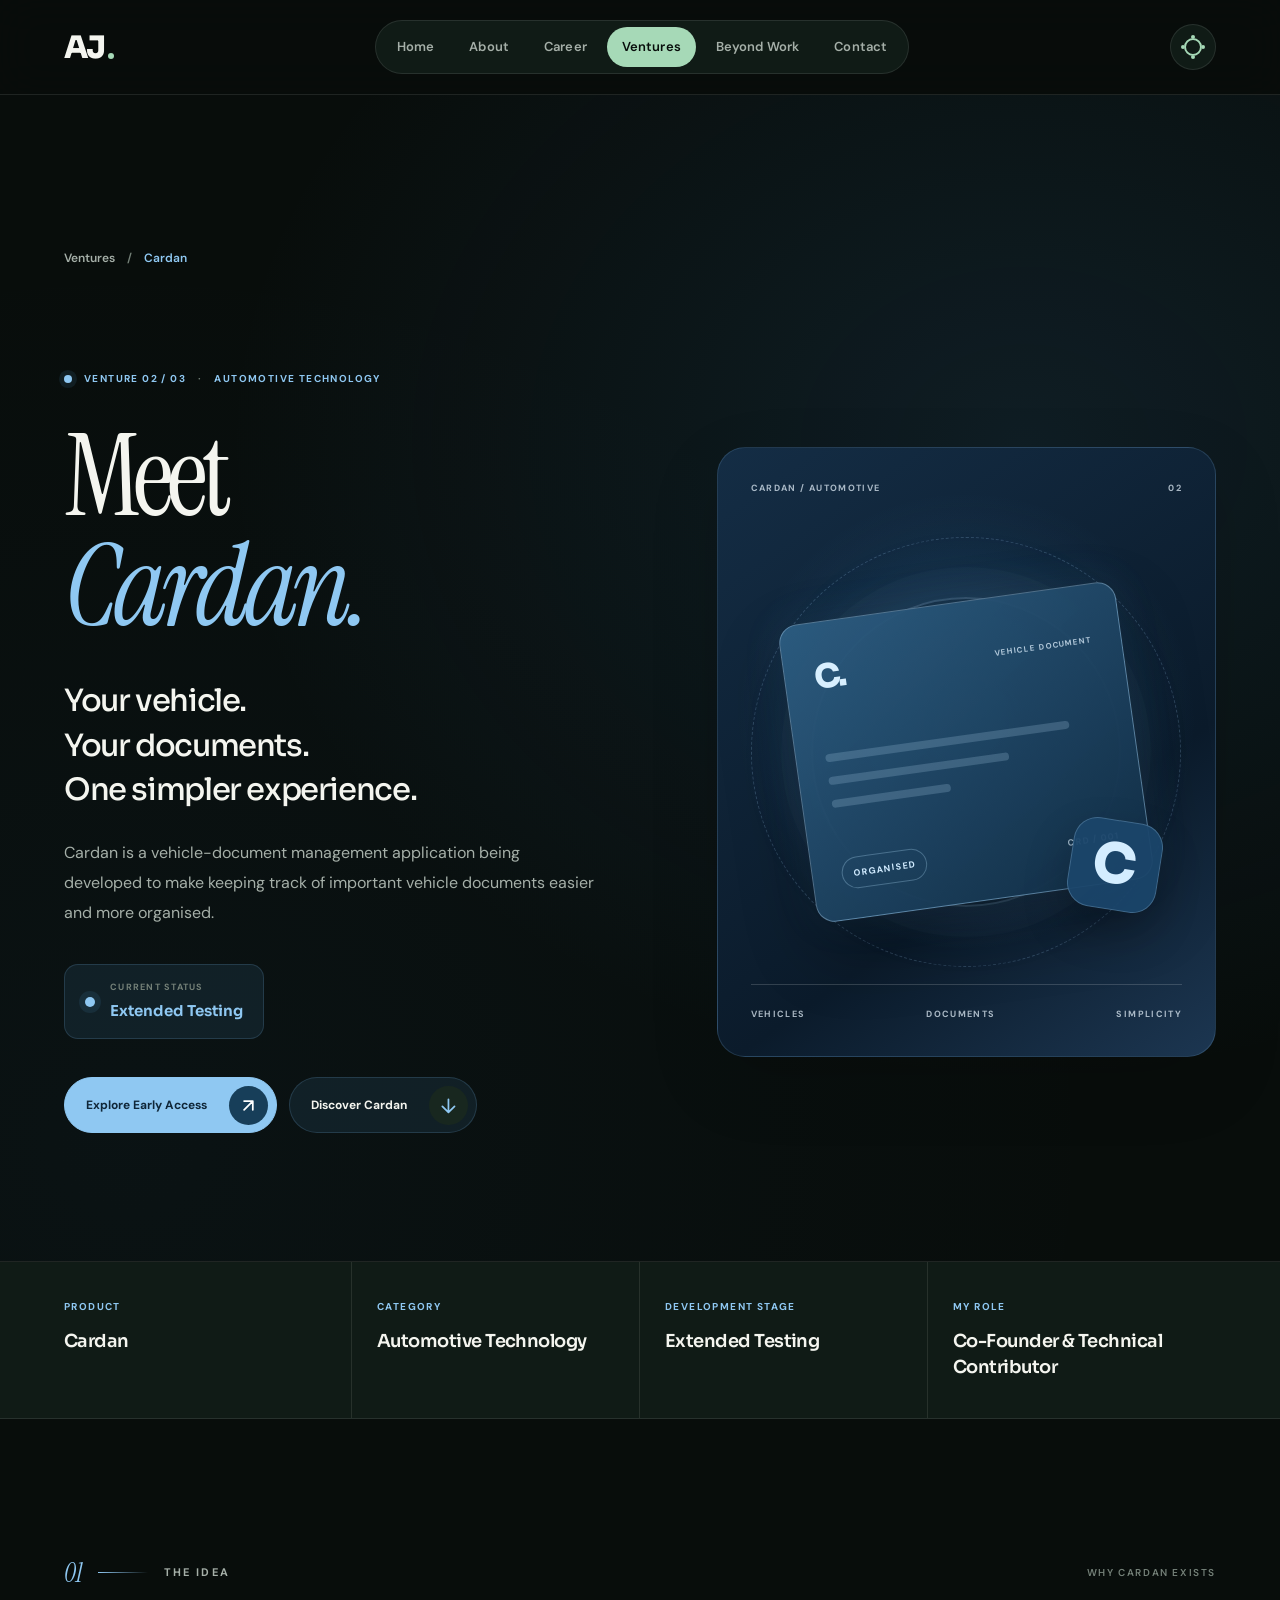
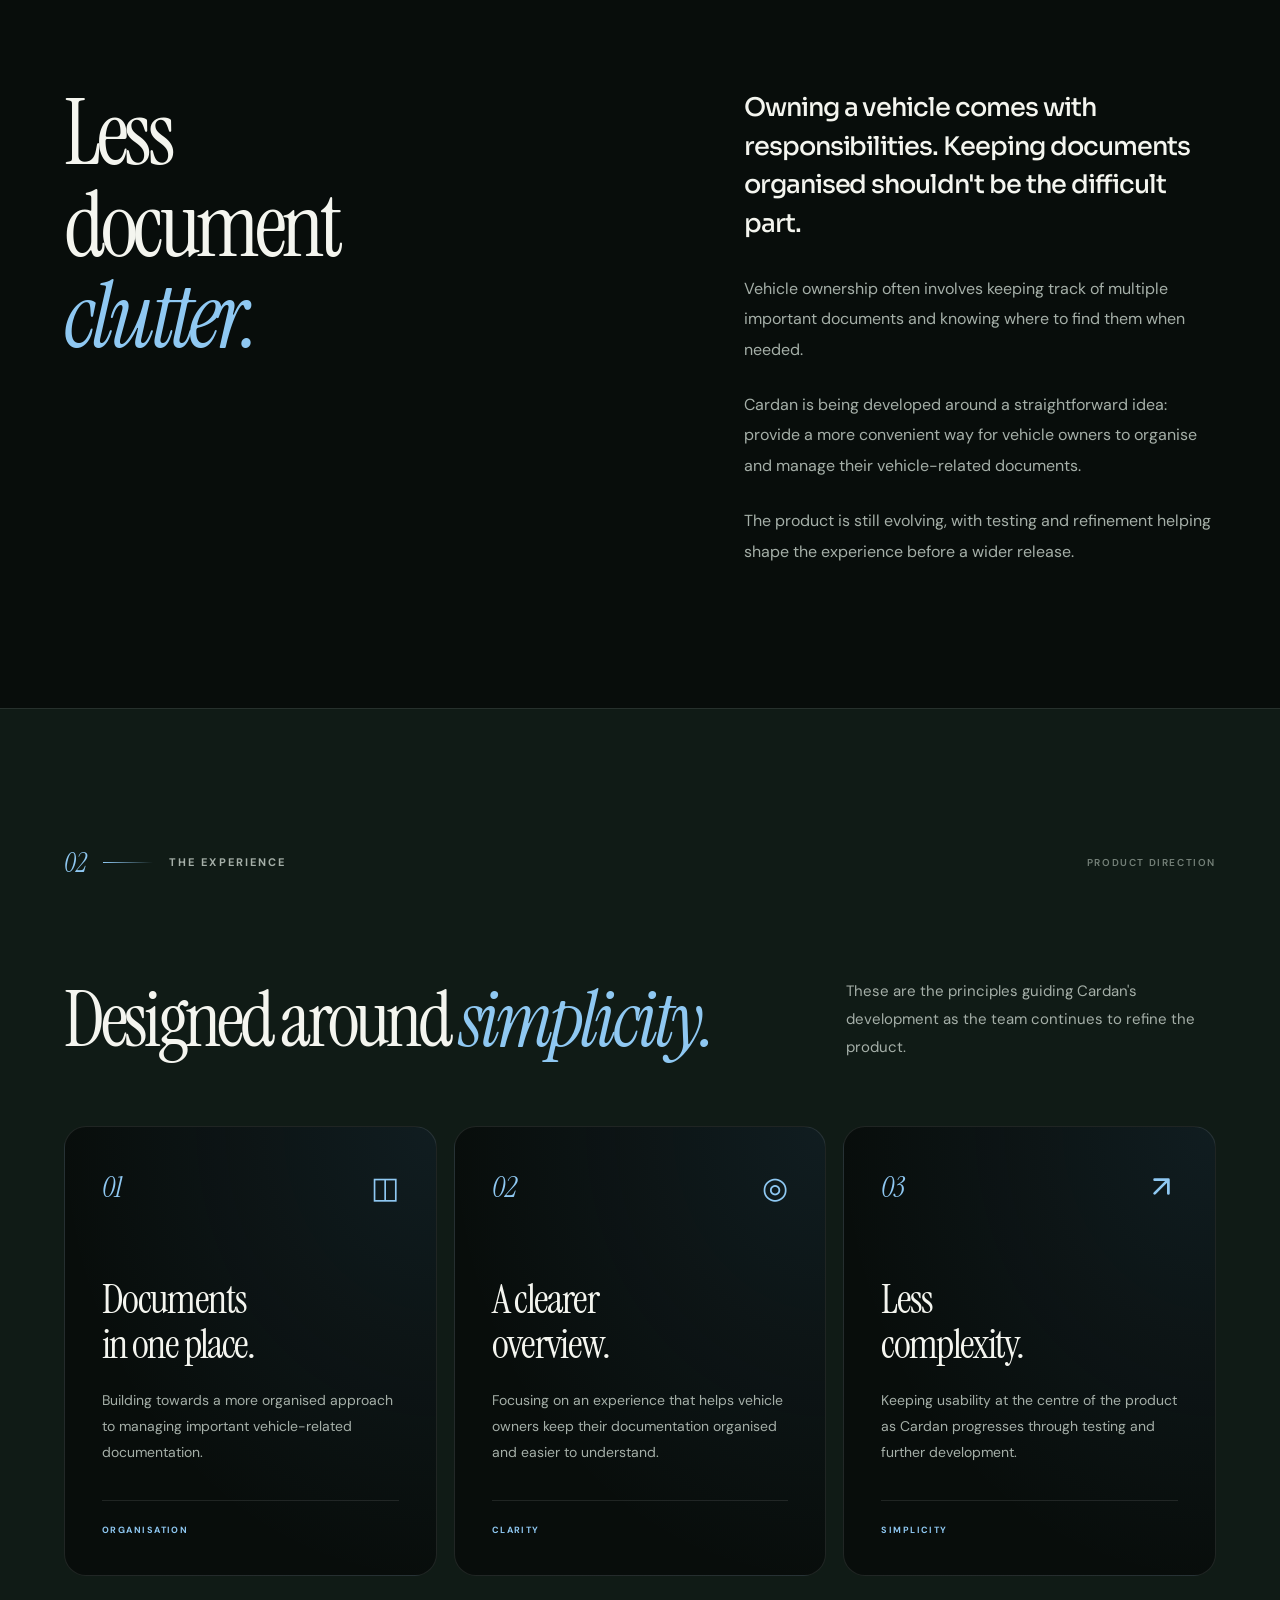
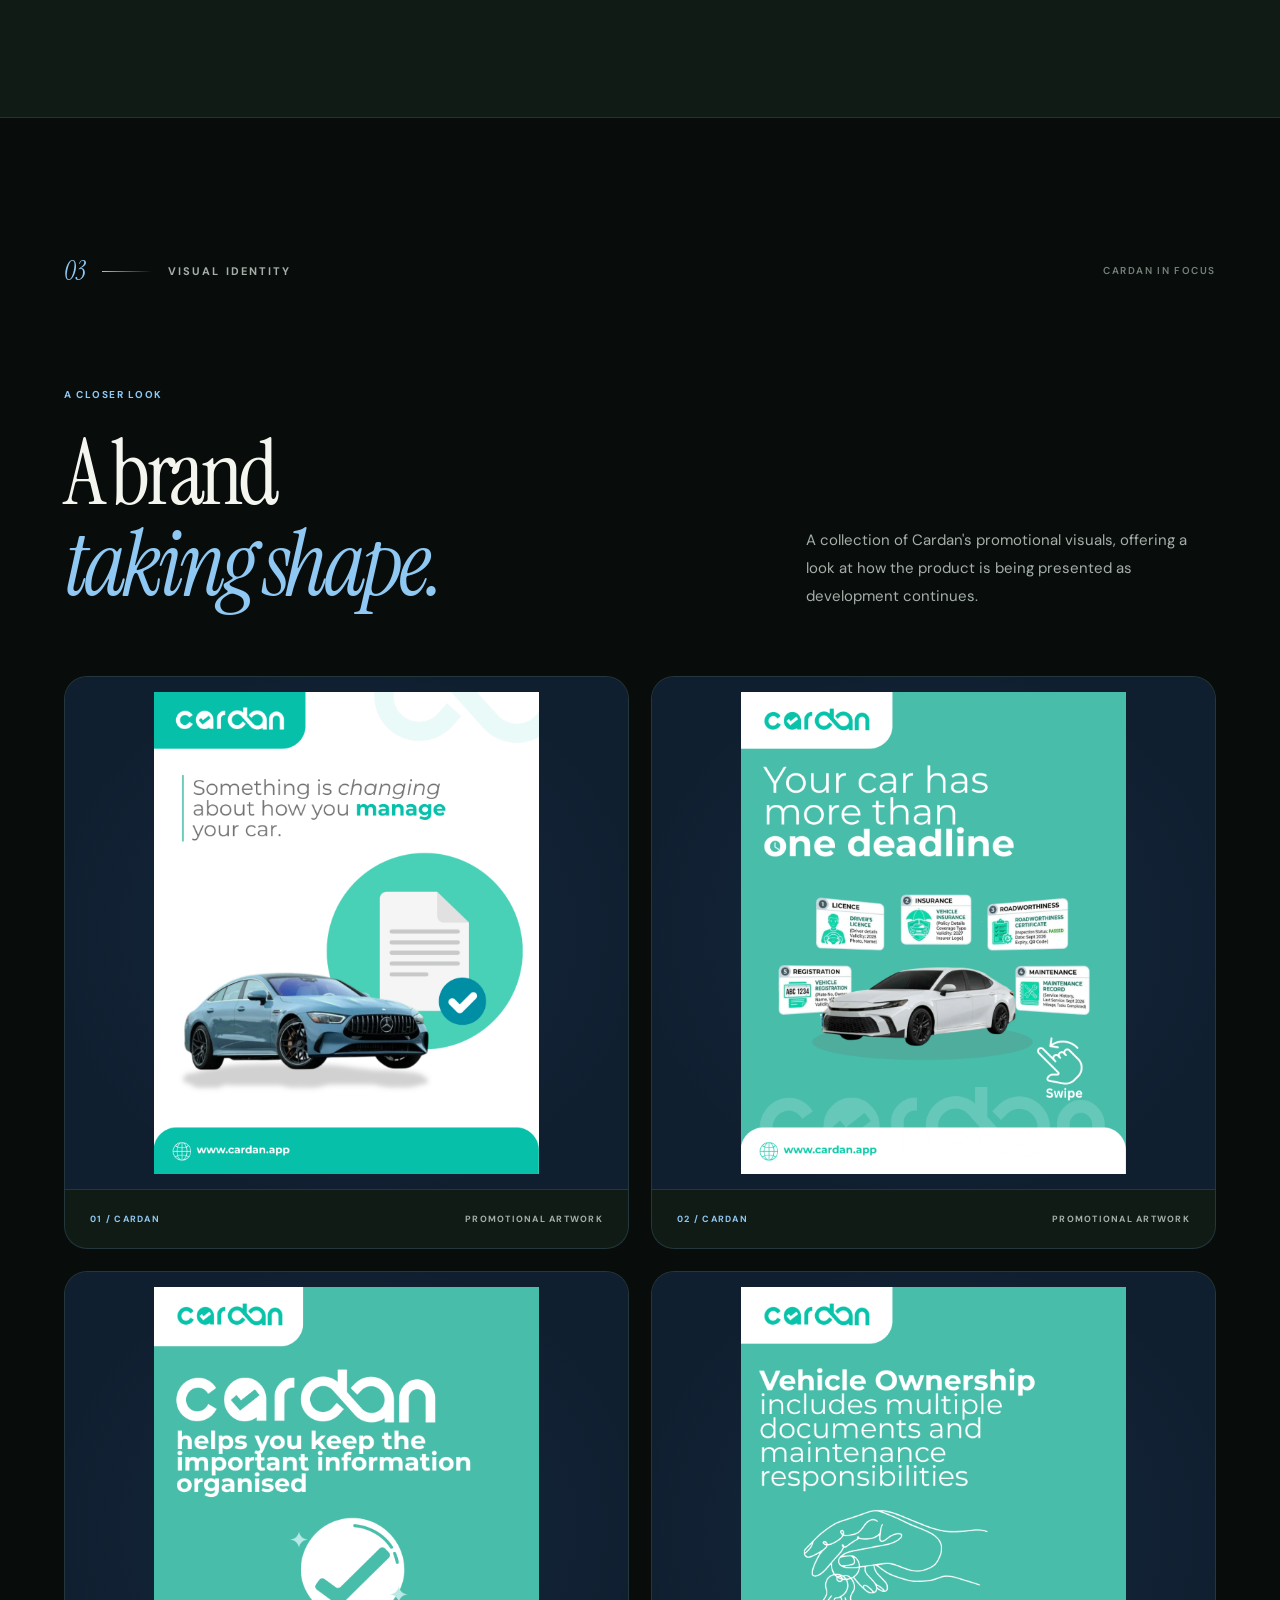
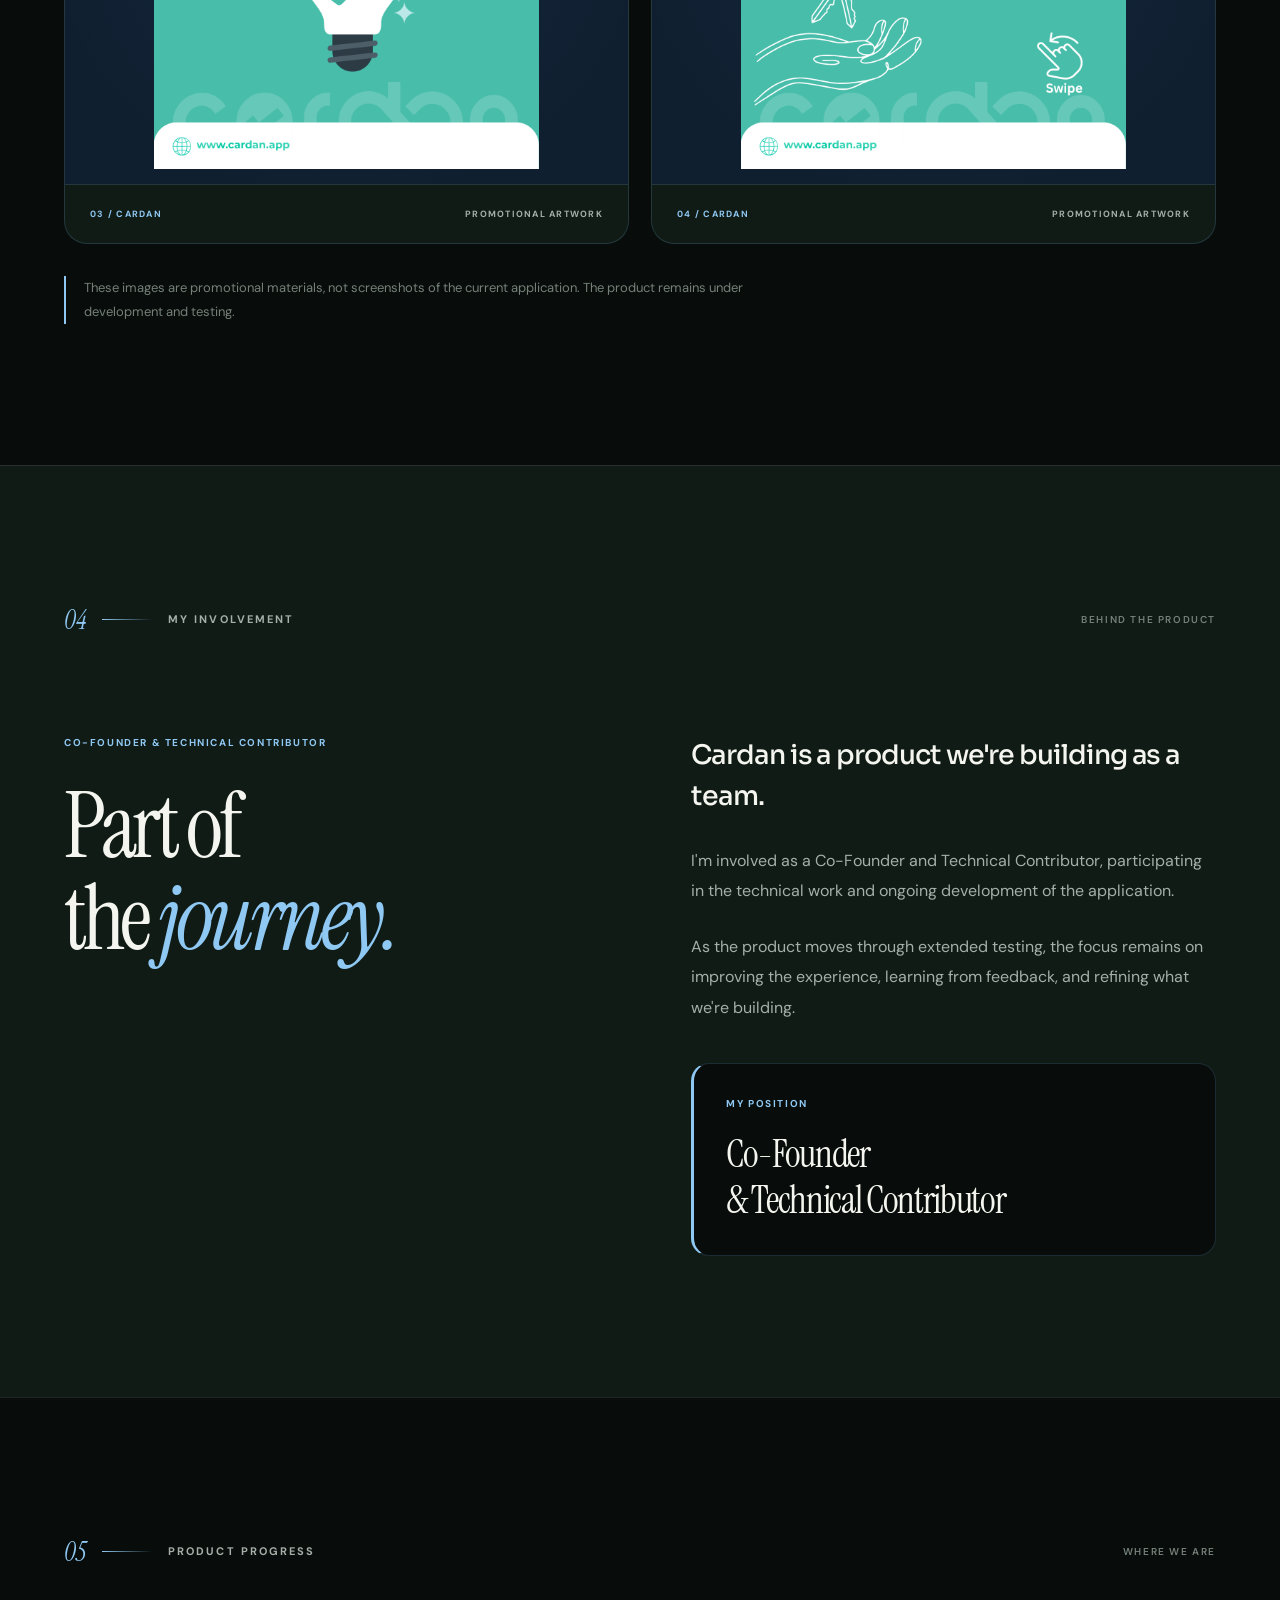
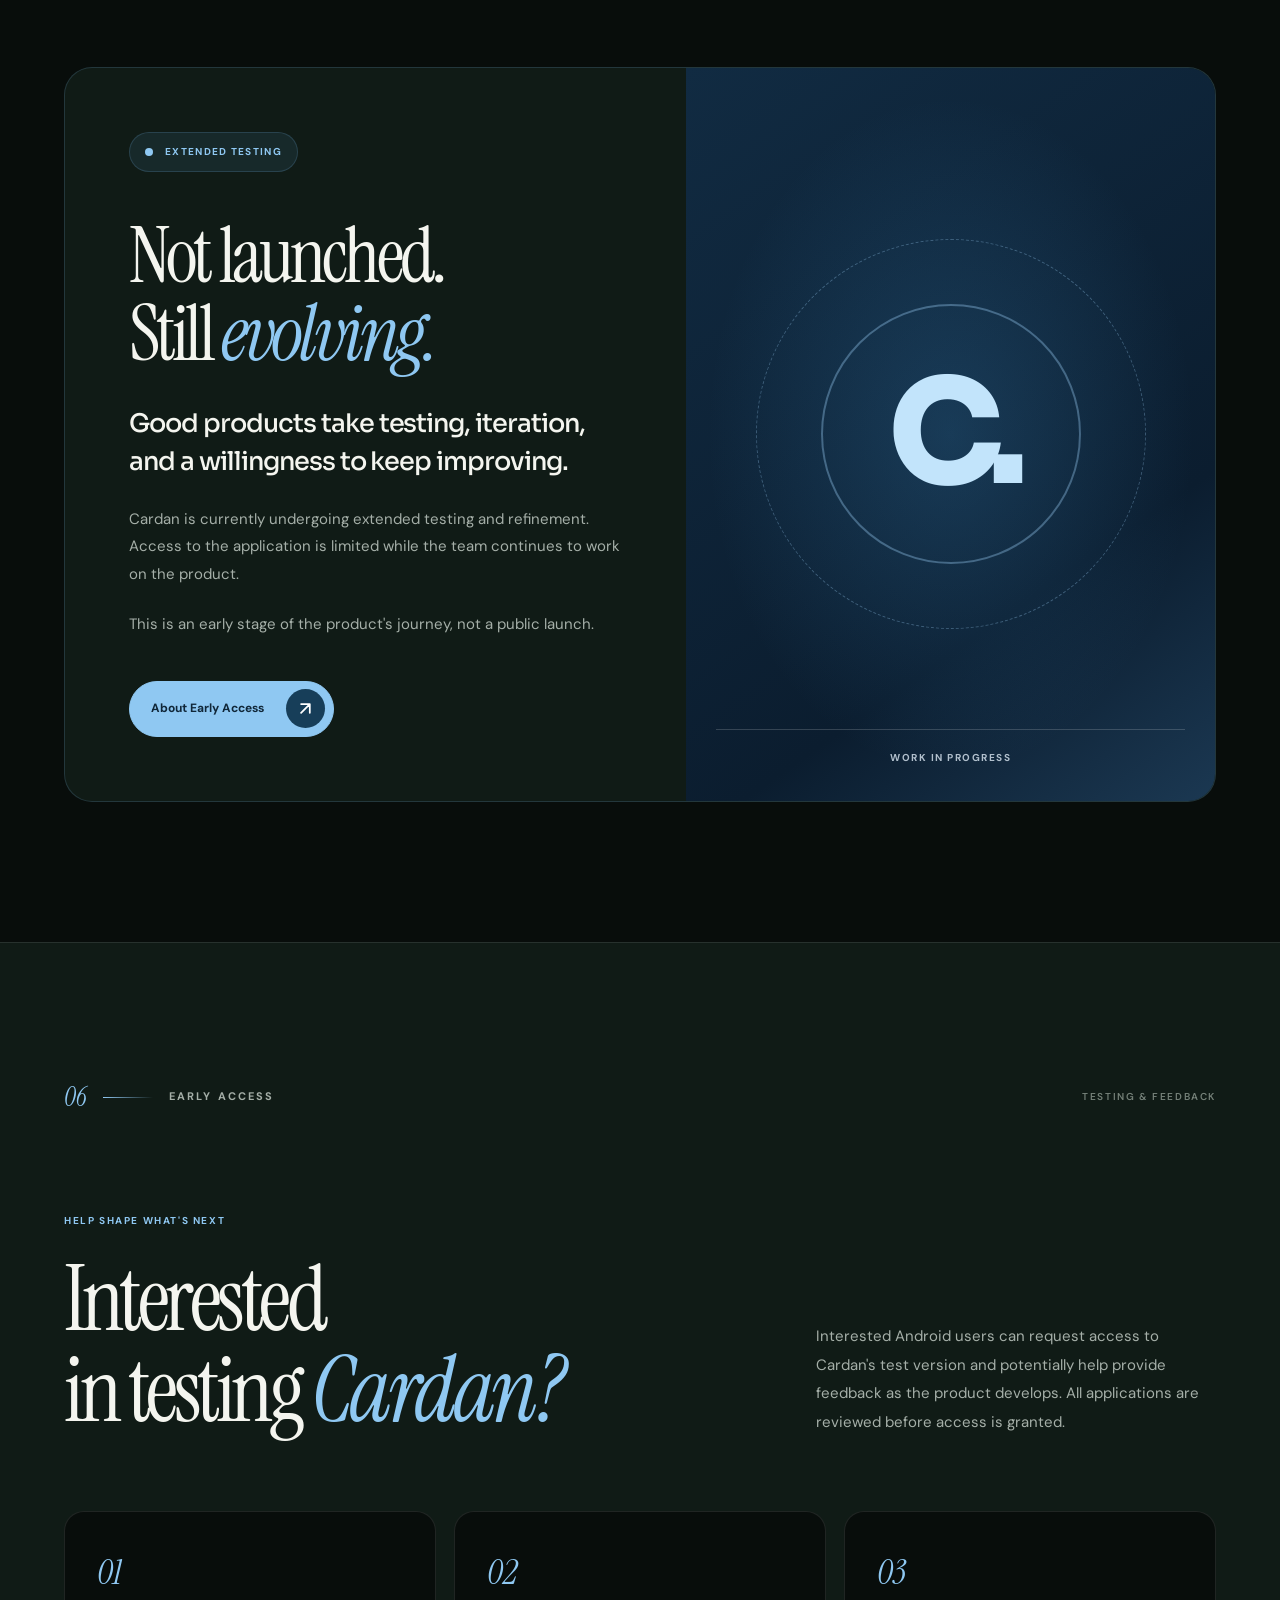
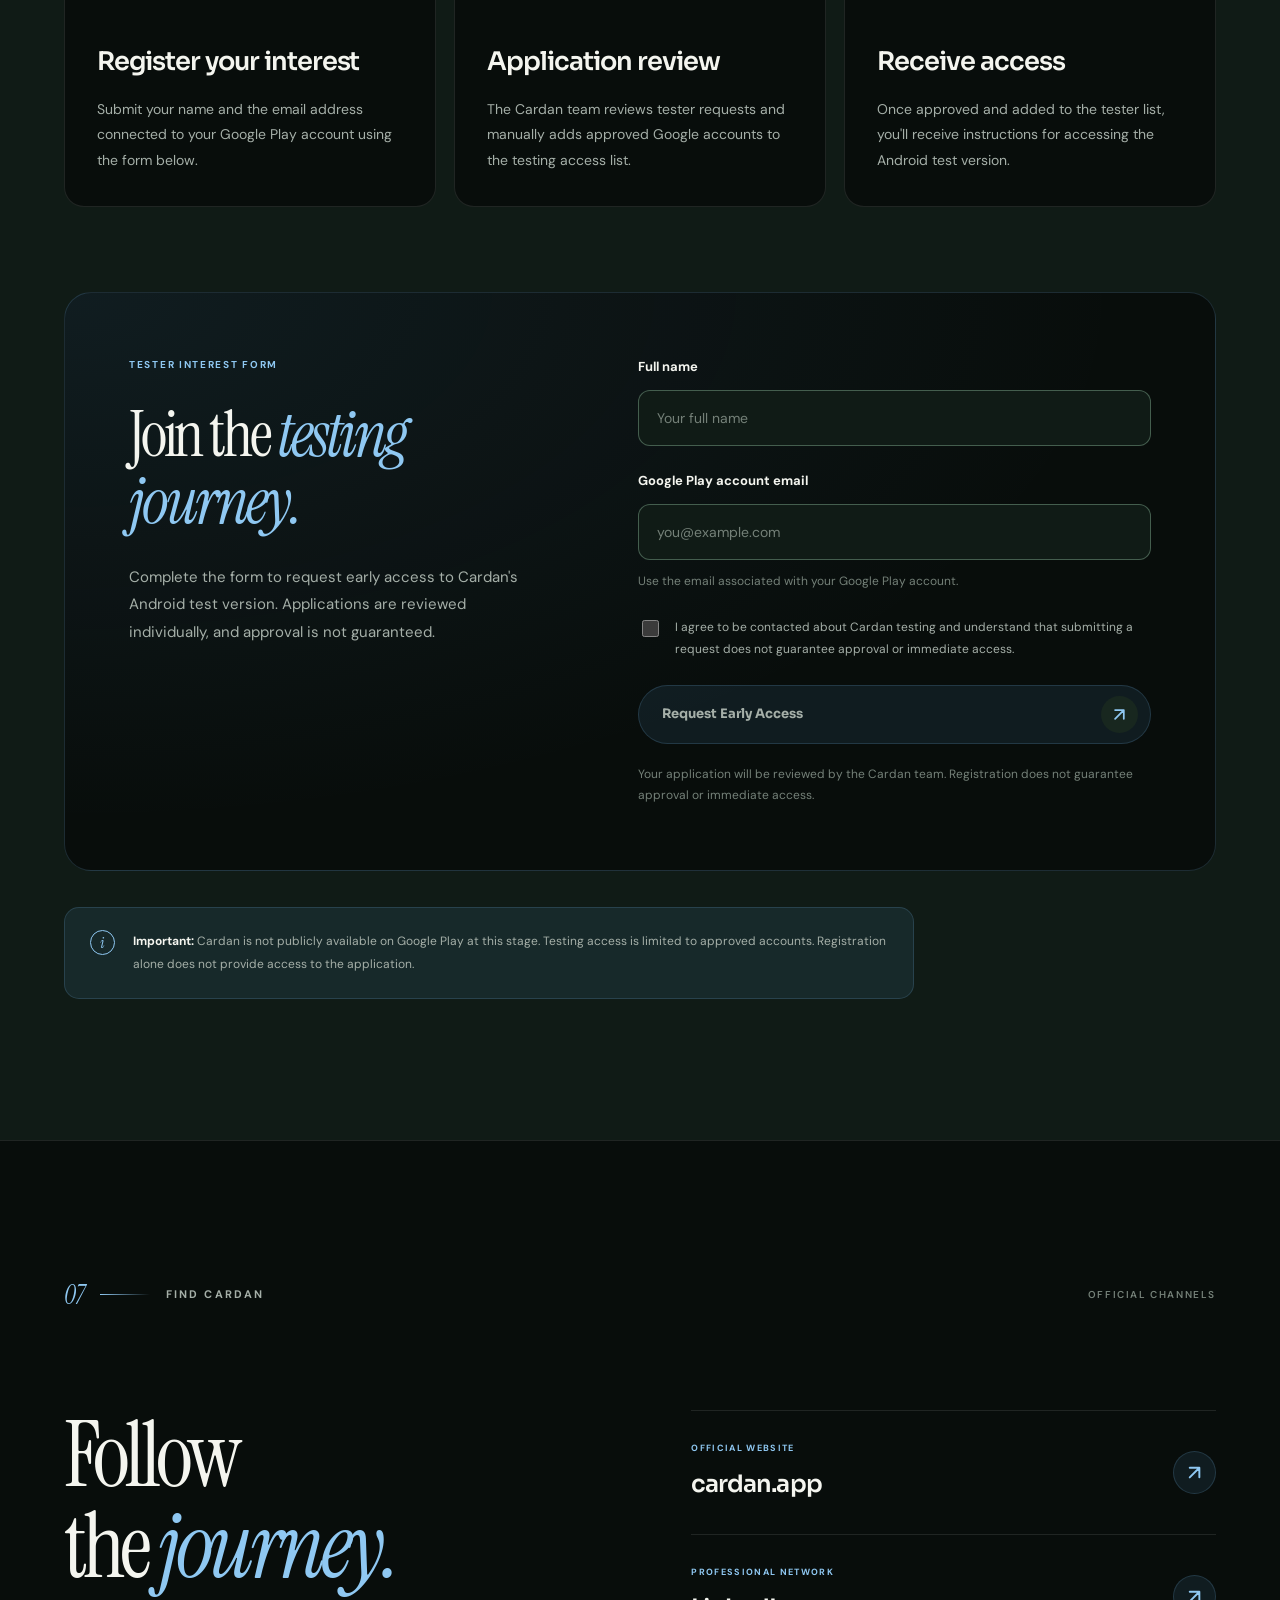
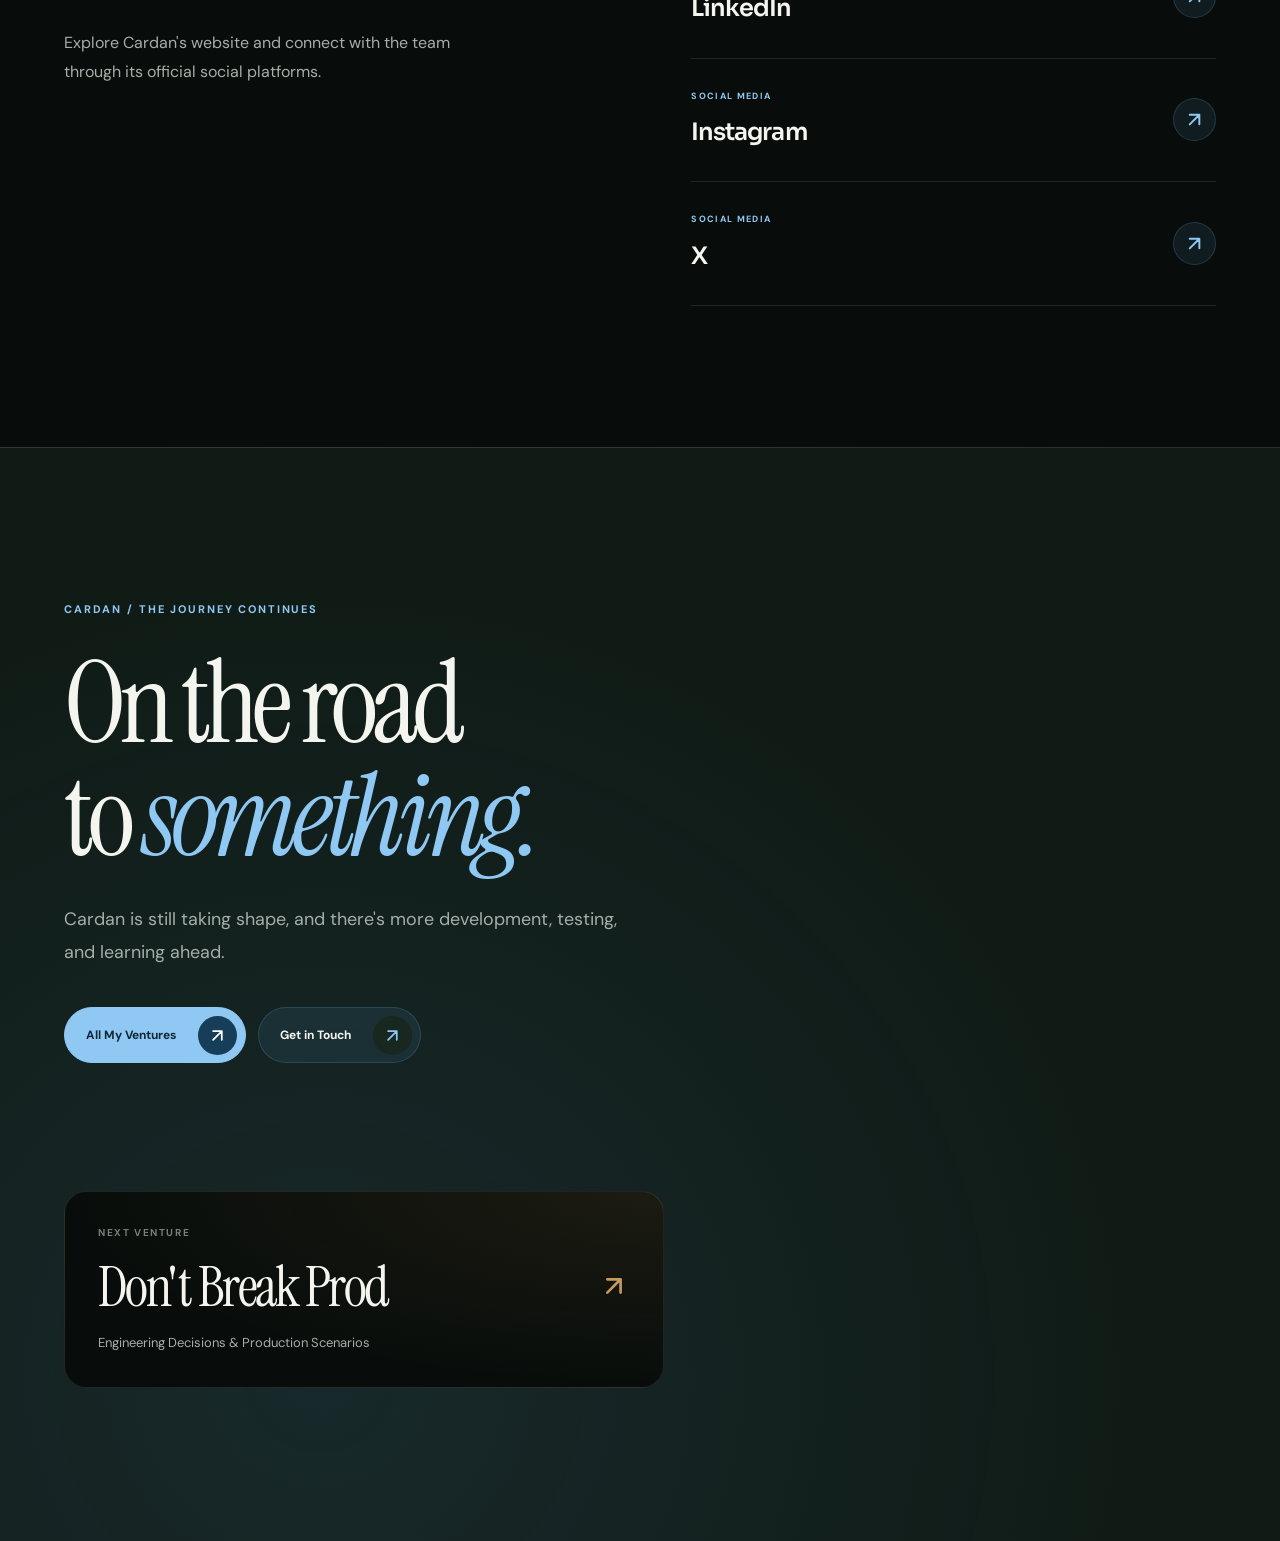
<file: ventures/cardan.html>
<!DOCTYPE html>
<html lang="en">

<head>
    <meta charset="UTF-8">
    <meta name="viewport" content="width=device-width, initial-scale=1.0">

    <!-- SEO -->
    <meta
        name="description"
        content="Discover Cardan, a vehicle-document management application co-founded by Abdulqudus Jimoh (AJ). Explore the product, its development journey, and early-access testing."
    >

    <meta name="author" content="Abdulqudus Jimoh">

    <title>Cardan | AJ</title>

    <!-- Stylesheet -->
    <link rel="stylesheet" href="../assets/css/style.css">

    <!-- JavaScript -->
    <script src="../assets/js/script.js" defer></script>
</head>

<body>

    <!-- =====================================
         WEBSITE HEADER
    ====================================== -->

    <header class="site-header">

        <nav class="navbar" aria-label="Main navigation">

            <a
                href="../index.html"
                class="navbar-brand"
                aria-label="AJ - Homepage"
            >
                AJ
            </a>

            <!-- Navigation Links -->
            <div
                class="nav-links"
                id="primary-navigation"
            >

                <a href="../index.html">
                    Home
                </a>

                <a href="../about.html">
                    About
                </a>

                <a href="../career.html">
                    Career
                </a>

                <a
                    href="../ventures.html"
                    class="active"
                    aria-current="page"
                >
                    Ventures
                </a>

                <a href="../beyond-work.html">
                    Beyond Work
                </a>

                <a href="../contact.html">
                    Contact
                </a>

            </div>

            <!-- Theme Toggle -->
            <button
                type="button"
                class="theme-toggle"
                id="theme-toggle"
                aria-label="Switch colour theme"
            >
                <span
                    class="theme-icon"
                    aria-hidden="true"
                ></span>
            </button>

            <!-- Mobile Navigation Toggle -->
            <button
                type="button"
                class="mobile-menu-toggle"
                id="mobile-menu-toggle"
                aria-label="Open navigation menu"
                aria-controls="primary-navigation"
                aria-expanded="false"
            >

                <span
                    class="menu-toggle-icon"
                    aria-hidden="true"
                >
                    <span class="menu-toggle-line menu-toggle-line-top"></span>
                    <span class="menu-toggle-line menu-toggle-line-bottom"></span>
                </span>

            </button>

        </nav>

    </header>


    <!-- =====================================
         CARDAN DEDICATED PAGE
    ====================================== -->

    <main id="main-content">


        <!-- =================================
             CARDAN HERO
        ================================== -->

        <section
            class="cardan-page-hero"
            aria-labelledby="cardan-page-title"
        >

            <div
                class="cardan-page-hero-atmosphere"
                aria-hidden="true"
            ></div>

            <div class="cardan-page-container">

                <!-- Breadcrumb -->
                <nav
                    class="cardan-page-breadcrumb"
                    aria-label="Breadcrumb"
                >

                    <a href="../ventures.html">
                        Ventures
                    </a>

                    <span aria-hidden="true">
                        /
                    </span>

                    <span aria-current="page">
                        Cardan
                    </span>

                </nav>


                <!-- Main Hero -->
                <div class="cardan-page-hero-grid">

                    <!-- Left: Content -->
                    <div class="cardan-page-hero-content">

                        <div class="cardan-page-eyebrow">

                            <span
                                class="cardan-page-eyebrow-dot"
                                aria-hidden="true"
                            ></span>

                            <span>
                                VENTURE 02 / 03
                            </span>

                            <span class="cardan-page-eyebrow-divider">
                                ·
                            </span>

                            <span>
                                AUTOMOTIVE TECHNOLOGY
                            </span>

                        </div>


                        <!-- Title -->
                        <h1
                            class="cardan-page-title"
                            id="cardan-page-title"
                        >
                            Meet
                            <br>
                            <em>Cardan.</em>
                        </h1>


                        <!-- Tagline -->
                        <p class="cardan-page-hero-lead">
                            Your vehicle.
                            <br>
                            Your documents.
                            <br>
                            One simpler experience.
                        </p>


                        <!-- Description -->
                        <p class="cardan-page-hero-description">
                            Cardan is a vehicle-document
                            management application being
                            developed to make keeping track
                            of important vehicle documents
                            easier and more organised.
                        </p>


                        <!-- Status -->
                        <div class="cardan-page-hero-status">

                            <span
                                class="cardan-page-status-indicator"
                                aria-hidden="true"
                            ></span>

                            <div>

                                <span class="cardan-page-status-label">
                                    CURRENT STATUS
                                </span>

                                <span class="cardan-page-status-value">
                                    Extended Testing
                                </span>

                            </div>

                        </div>


                        <!-- Actions -->
                        <div class="cardan-page-hero-actions">

                            <a
                                href="#cardan-early-access"
                                class="cardan-page-button cardan-page-button-primary"
                            >

                                <span>
                                    Explore Early Access
                                </span>

                                <span
                                    class="cardan-page-button-arrow"
                                    aria-hidden="true"
                                >
                                    ↗
                                </span>

                            </a>

                            <a
                                href="#about-cardan"
                                class="cardan-page-button cardan-page-button-secondary"
                            >

                                <span>
                                    Discover Cardan
                                </span>

                                <span
                                    class="cardan-page-button-arrow"
                                    aria-hidden="true"
                                >
                                    ↓
                                </span>

                            </a>

                        </div>

                    </div>


                    <!-- Right: Product-Inspired Visual -->
                    <div
                        class="cardan-page-hero-visual"
                        aria-hidden="true"
                    >

                        <div class="cardan-page-visual-header">

                            <span>
                                CARDAN / AUTOMOTIVE
                            </span>

                            <span>
                                02
                            </span>

                        </div>


                        <div class="cardan-page-visual-composition">

                            <!-- Decorative Orbit -->
                            <span class="cardan-page-orbit cardan-page-orbit-one"></span>

                            <span class="cardan-page-orbit cardan-page-orbit-two"></span>


                            <!-- Stylised Document Card -->
                            <div class="cardan-page-document-card">

                                <div class="cardan-page-document-top">

                                    <span class="cardan-page-document-mark">
                                        C.
                                    </span>

                                    <span class="cardan-page-document-type">
                                        VEHICLE DOCUMENT
                                    </span>

                                </div>


                                <div class="cardan-page-document-body">

                                    <span class="cardan-page-document-line cardan-page-document-line-long"></span>

                                    <span class="cardan-page-document-line cardan-page-document-line-medium"></span>

                                    <span class="cardan-page-document-line cardan-page-document-line-short"></span>

                                </div>


                                <div class="cardan-page-document-bottom">

                                    <span class="cardan-page-document-chip">
                                        ORGANISED
                                    </span>

                                    <span class="cardan-page-document-reference">
                                        CRD / 001
                                    </span>

                                </div>

                            </div>


                            <!-- Floating Accent -->
                            <span class="cardan-page-floating-symbol">
                                C
                            </span>

                        </div>


                        <div class="cardan-page-visual-footer">

                            <span>
                                VEHICLES
                            </span>

                            <span>
                                DOCUMENTS
                            </span>

                            <span>
                                SIMPLICITY
                            </span>

                        </div>

                    </div>

                </div>

            </div>

        </section>


        <!-- =================================
             PRODUCT SNAPSHOT
        ================================== -->

        <section
            class="cardan-page-snapshot"
            aria-label="Cardan product overview"
        >

            <div class="cardan-page-container">

                <div class="cardan-page-snapshot-grid">

                    <div class="cardan-page-snapshot-item">

                        <span class="cardan-page-snapshot-label">
                            PRODUCT
                        </span>

                        <span class="cardan-page-snapshot-value">
                            Cardan
                        </span>

                    </div>


                    <div class="cardan-page-snapshot-item">

                        <span class="cardan-page-snapshot-label">
                            CATEGORY
                        </span>

                        <span class="cardan-page-snapshot-value">
                            Automotive Technology
                        </span>

                    </div>


                    <div class="cardan-page-snapshot-item">

                        <span class="cardan-page-snapshot-label">
                            DEVELOPMENT STAGE
                        </span>

                        <span class="cardan-page-snapshot-value">
                            Extended Testing
                        </span>

                    </div>


                    <div class="cardan-page-snapshot-item">

                        <span class="cardan-page-snapshot-label">
                            MY ROLE
                        </span>

                        <span class="cardan-page-snapshot-value">
                            Co-Founder & Technical Contributor
                        </span>

                    </div>

                </div>

            </div>

        </section>


        <!-- =================================
             ABOUT CARDAN
        ================================== -->

        <section
            class="cardan-page-about"
            id="about-cardan"
            aria-labelledby="cardan-about-title"
        >

            <div class="cardan-page-container">

                <!-- Section Heading -->
                <div class="cardan-page-section-heading">

                    <div class="cardan-page-section-label">

                        <span class="cardan-page-section-number">
                            01
                        </span>

                        <span class="cardan-page-section-line"></span>

                        <span class="cardan-page-section-name">
                            THE IDEA
                        </span>

                    </div>

                    <span class="cardan-page-section-note">
                        WHY CARDAN EXISTS
                    </span>

                </div>


                <!-- About Content -->
                <div class="cardan-page-about-grid">

                    <div class="cardan-page-about-heading">

                        <h2 id="cardan-about-title">
                            Less
                            <br>
                            document
                            <br>
                            <em>clutter.</em>
                        </h2>

                    </div>


                    <div class="cardan-page-about-content">

                        <p class="cardan-page-about-lead">
                            Owning a vehicle comes
                            with responsibilities.
                            Keeping documents organised
                            shouldn't be the difficult part.
                        </p>

                        <p>
                            Vehicle ownership often involves
                            keeping track of multiple important
                            documents and knowing where
                            to find them when needed.
                        </p>

                        <p>
                            Cardan is being developed around
                            a straightforward idea: provide
                            a more convenient way for vehicle
                            owners to organise and manage
                            their vehicle-related documents.
                        </p>

                        <p>
                            The product is still evolving,
                            with testing and refinement
                            helping shape the experience
                            before a wider release.
                        </p>

                    </div>

                </div>

            </div>

        </section>


        <!-- =================================
             PRODUCT DIRECTION
        ================================== -->

        <section
            class="cardan-page-features"
            aria-labelledby="cardan-features-title"
        >

            <div class="cardan-page-container">

                <!-- Section Heading -->
                <div class="cardan-page-section-heading">

                    <div class="cardan-page-section-label">

                        <span class="cardan-page-section-number">
                            02
                        </span>

                        <span class="cardan-page-section-line"></span>

                        <span class="cardan-page-section-name">
                            THE EXPERIENCE
                        </span>

                    </div>

                    <span class="cardan-page-section-note">
                        PRODUCT DIRECTION
                    </span>

                </div>


                <!-- Introduction -->
                <div class="cardan-page-features-intro">

                    <h2 id="cardan-features-title">
                        Designed around
                        <em>simplicity.</em>
                    </h2>

                    <p>
                        These are the principles guiding
                        Cardan's development as the team
                        continues to refine the product.
                    </p>

                </div>


                <!-- Feature Cards -->
                <div class="cardan-page-features-grid">

                    <!-- Feature 1 -->
                    <article class="cardan-page-feature-card">

                        <div class="cardan-page-feature-top">

                            <span class="cardan-page-feature-number">
                                01
                            </span>

                            <span
                                class="cardan-page-feature-symbol"
                                aria-hidden="true"
                            >
                                ◫
                            </span>

                        </div>


                        <h3>
                            Documents
                            <br>
                            in one place.
                        </h3>

                        <p>
                            Building towards a more organised
                            approach to managing important
                            vehicle-related documentation.
                        </p>


                        <span class="cardan-page-feature-footnote">
                            ORGANISATION
                        </span>

                    </article>


                    <!-- Feature 2 -->
                    <article class="cardan-page-feature-card">

                        <div class="cardan-page-feature-top">

                            <span class="cardan-page-feature-number">
                                02
                            </span>

                            <span
                                class="cardan-page-feature-symbol"
                                aria-hidden="true"
                            >
                                ◎
                            </span>

                        </div>


                        <h3>
                            A clearer
                            <br>
                            overview.
                        </h3>

                        <p>
                            Focusing on an experience
                            that helps vehicle owners
                            keep their documentation
                            organised and easier
                            to understand.
                        </p>


                        <span class="cardan-page-feature-footnote">
                            CLARITY
                        </span>

                    </article>


                    <!-- Feature 3 -->
                    <article class="cardan-page-feature-card">

                        <div class="cardan-page-feature-top">

                            <span class="cardan-page-feature-number">
                                03
                            </span>

                            <span
                                class="cardan-page-feature-symbol"
                                aria-hidden="true"
                            >
                                ↗
                            </span>

                        </div>


                        <h3>
                            Less
                            <br>
                            complexity.
                        </h3>

                        <p>
                            Keeping usability at the centre
                            of the product as Cardan
                            progresses through testing
                            and further development.
                        </p>


                        <span class="cardan-page-feature-footnote">
                            SIMPLICITY
                        </span>

                    </article>

                </div>

            </div>

        </section>


        <!-- =================================
             CARDAN PROMOTIONAL GALLERY
        ================================== -->

        <section
            class="cardan-page-gallery"
            id="cardan-gallery"
            aria-labelledby="cardan-gallery-title"
        >

            <div class="cardan-page-container">

                <!-- Section Heading -->
                <div class="cardan-page-section-heading">

                    <div class="cardan-page-section-label">

                        <span class="cardan-page-section-number">
                            03
                        </span>

                        <span class="cardan-page-section-line"></span>

                        <span class="cardan-page-section-name">
                            VISUAL IDENTITY
                        </span>

                    </div>

                    <span class="cardan-page-section-note">
                        CARDAN IN FOCUS
                    </span>

                </div>


                <!-- Gallery Introduction -->
                <div class="cardan-page-gallery-intro">

                    <div>

                        <span class="cardan-page-gallery-eyebrow">
                            A CLOSER LOOK
                        </span>

                        <h2 id="cardan-gallery-title">
                            A brand
                            <br>
                            <em>taking shape.</em>
                        </h2>

                    </div>

                    <p>
                        A collection of Cardan's promotional
                        visuals, offering a look at how
                        the product is being presented
                        as development continues.
                    </p>

                </div>


                <!-- Promotional Images -->
                <div class="cardan-page-gallery-grid">

                    <figure class="cardan-page-gallery-item">

                        <img
                            src="../assets/images/ventures/cardan/IMG_7546.PNG"
                            alt="Cardan promotional artwork, image one"
                            loading="lazy"
                            decoding="async"
                        >

                        <figcaption>
                            <span>01 / CARDAN</span>
                            <span>PROMOTIONAL ARTWORK</span>
                        </figcaption>

                    </figure>


                    <figure class="cardan-page-gallery-item">

                        <img
                            src="../assets/images/ventures/cardan/IMG_7547.PNG"
                            alt="Cardan promotional artwork, image two"
                            loading="lazy"
                            decoding="async"
                        >

                        <figcaption>
                            <span>02 / CARDAN</span>
                            <span>PROMOTIONAL ARTWORK</span>
                        </figcaption>

                    </figure>


                    <figure class="cardan-page-gallery-item">

                        <img
                            src="../assets/images/ventures/cardan/IMG_7548.PNG"
                            alt="Cardan promotional artwork, image three"
                            loading="lazy"
                            decoding="async"
                        >

                        <figcaption>
                            <span>03 / CARDAN</span>
                            <span>PROMOTIONAL ARTWORK</span>
                        </figcaption>

                    </figure>


                    <figure class="cardan-page-gallery-item">

                        <img
                            src="../assets/images/ventures/cardan/IMG_7549.PNG"
                            alt="Cardan promotional artwork, image four"
                            loading="lazy"
                            decoding="async"
                        >

                        <figcaption>
                            <span>04 / CARDAN</span>
                            <span>PROMOTIONAL ARTWORK</span>
                        </figcaption>

                    </figure>

                </div>


                <p class="cardan-page-gallery-disclaimer">
                    These images are promotional materials,
                    not screenshots of the current application.
                    The product remains under development
                    and testing.
                </p>

            </div>

        </section>


        <!-- =================================
             MY ROLE AT CARDAN
        ================================== -->

        <section
            class="cardan-page-role"
            aria-labelledby="cardan-role-title"
        >

            <div class="cardan-page-container">

                <!-- Section Heading -->
                <div class="cardan-page-section-heading">

                    <div class="cardan-page-section-label">

                        <span class="cardan-page-section-number">
                            04
                        </span>

                        <span class="cardan-page-section-line"></span>

                        <span class="cardan-page-section-name">
                            MY INVOLVEMENT
                        </span>

                    </div>

                    <span class="cardan-page-section-note">
                        BEHIND THE PRODUCT
                    </span>

                </div>


                <!-- Role Grid -->
                <div class="cardan-page-role-grid">

                    <div class="cardan-page-role-heading">

                        <span class="cardan-page-role-eyebrow">
                            CO-FOUNDER & TECHNICAL CONTRIBUTOR
                        </span>

                        <h2 id="cardan-role-title">
                            Part of
                            <br>
                            the
                            <em>journey.</em>
                        </h2>

                    </div>


                    <div class="cardan-page-role-content">

                        <p class="cardan-page-role-lead">
                            Cardan is a product we're
                            building as a team.
                        </p>

                        <p>
                            I'm involved as a Co-Founder
                            and Technical Contributor,
                            participating in the technical
                            work and ongoing development
                            of the application.
                        </p>

                        <p>
                            As the product moves through
                            extended testing, the focus
                            remains on improving the
                            experience, learning from
                            feedback, and refining
                            what we're building.
                        </p>


                        <div class="cardan-page-role-callout">

                            <span>
                                MY POSITION
                            </span>

                            <strong>
                                Co-Founder
                                <br>
                                & Technical Contributor
                            </strong>

                        </div>

                    </div>

                </div>

            </div>

        </section>


        <!-- =================================
             DEVELOPMENT STATUS
        ================================== -->

        <section
            class="cardan-page-development"
            aria-labelledby="cardan-development-title"
        >

            <div class="cardan-page-container">

                <!-- Section Heading -->
                <div class="cardan-page-section-heading">

                    <div class="cardan-page-section-label">

                        <span class="cardan-page-section-number">
                            05
                        </span>

                        <span class="cardan-page-section-line"></span>

                        <span class="cardan-page-section-name">
                            PRODUCT PROGRESS
                        </span>

                    </div>

                    <span class="cardan-page-section-note">
                        WHERE WE ARE
                    </span>

                </div>


                <div class="cardan-page-development-card">

                    <div class="cardan-page-development-content">

                        <span class="cardan-page-development-status">

                            <span
                                class="cardan-page-development-dot"
                                aria-hidden="true"
                            ></span>

                            EXTENDED TESTING

                        </span>


                        <h2 id="cardan-development-title">
                            Not launched.
                            <br>
                            Still
                            <em>evolving.</em>
                        </h2>


                        <p class="cardan-page-development-lead">
                            Good products take testing,
                            iteration, and a willingness
                            to keep improving.
                        </p>


                        <p class="cardan-page-development-description">
                            Cardan is currently undergoing
                            extended testing and refinement.
                            Access to the application is
                            limited while the team continues
                            to work on the product.
                        </p>


                        <p class="cardan-page-development-description">
                            This is an early stage
                            of the product's journey,
                            not a public launch.
                        </p>


                        <a
                            href="#cardan-early-access"
                            class="cardan-page-button cardan-page-button-primary"
                        >

                            <span>
                                About Early Access
                            </span>

                            <span
                                class="cardan-page-button-arrow"
                                aria-hidden="true"
                            >
                                ↗
                            </span>

                        </a>

                    </div>


                    <!-- Decorative Status Graphic -->
                    <div
                        class="cardan-page-development-visual"
                        aria-hidden="true"
                    >

                        <span class="cardan-page-development-visual-ring"></span>

                        <span class="cardan-page-development-visual-ring cardan-page-development-visual-ring-inner"></span>

                        <span class="cardan-page-development-visual-symbol">
                            C.
                        </span>

                        <span class="cardan-page-development-visual-label">
                            WORK IN PROGRESS
                        </span>

                    </div>

                </div>

            </div>

        </section>


        <!-- =================================
             EARLY-ACCESS TESTER REGISTRATION
        ================================== -->

        <section
            class="cardan-page-early-access"
            id="cardan-early-access"
            aria-labelledby="cardan-early-access-title"
        >

            <div class="cardan-page-container">

                <!-- Section Heading -->
                <div class="cardan-page-section-heading">

                    <div class="cardan-page-section-label">

                        <span class="cardan-page-section-number">
                            06
                        </span>

                        <span class="cardan-page-section-line"></span>

                        <span class="cardan-page-section-name">
                            EARLY ACCESS
                        </span>

                    </div>

                    <span class="cardan-page-section-note">
                        TESTING & FEEDBACK
                    </span>

                </div>


                <!-- Early Access Introduction -->
                <div class="cardan-page-access-intro">

                    <div>

                        <span class="cardan-page-access-eyebrow">
                            HELP SHAPE WHAT'S NEXT
                        </span>


                        <h2 id="cardan-early-access-title">
                            Interested
                            <br>
                            in testing
                            <em>Cardan?</em>
                        </h2>

                    </div>


                    <p>
                        Interested Android users can
                        request access to Cardan's
                        test version and potentially
                        help provide feedback as
                        the product develops.
                        All applications are reviewed
                        before access is granted.
                    </p>

                </div>


                <!-- Testing Process -->
                <div class="cardan-page-access-steps">

                    <!-- Step 1 -->
                    <div class="cardan-page-access-step">

                        <span class="cardan-page-access-step-number">
                            01
                        </span>

                        <h3>
                            Register your interest
                        </h3>

                        <p>
                            Submit your name and
                            the email address connected
                            to your Google Play account
                            using the form below.
                        </p>

                    </div>


                    <!-- Step 2 -->
                    <div class="cardan-page-access-step">

                        <span class="cardan-page-access-step-number">
                            02
                        </span>

                        <h3>
                            Application review
                        </h3>

                        <p>
                            The Cardan team reviews
                            tester requests and manually
                            adds approved Google accounts
                            to the testing access list.
                        </p>

                    </div>


                    <!-- Step 3 -->
                    <div class="cardan-page-access-step">

                        <span class="cardan-page-access-step-number">
                            03
                        </span>

                        <h3>
                            Receive access
                        </h3>

                        <p>
                            Once approved and added
                            to the tester list, you'll
                            receive instructions
                            for accessing the
                            Android test version.
                        </p>

                    </div>

                </div>


                <!-- =================================
                     TESTER REGISTRATION PANEL
                ================================== -->

                <div class="cardan-page-access-panel">

                    <div class="cardan-page-access-panel-heading">

                        <span class="cardan-page-access-panel-label">
                            TESTER INTEREST FORM
                        </span>

                        <h3>
                            Join the
                            <em>testing journey.</em>
                        </h3>

                        <p>
                            Complete the form to request
                            early access to Cardan's
                            Android test version.
                            Applications are reviewed
                            individually, and approval
                            is not guaranteed.
                        </p>

                    </div>


                    <!-- =================================
                         LIVE REGISTRATION FORM
                    ================================== -->

                    <form
                        id="cardan-tester-form"
                        class="cardan-page-tester-form"
                        action="https://script.google.com/macros/s/AKfycbydcodz2_EyX81efnlkrP2KSgssLSSCbRog_wcs8_dRG6XvppIxuwY4MxG8ApSkplkN/exec"
                        method="POST"
                    >

                        <!-- Full Name -->
                        <div class="cardan-page-form-group">

                            <label for="cardan-tester-name">
                                Full name
                            </label>

                            <input
                                type="text"
                                id="cardan-tester-name"
                                name="fullName"
                                placeholder="Your full name"
                                autocomplete="name"
                                minlength="2"
                                maxlength="100"
                                required
                            >

                        </div>


                        <!-- Google Play Email -->
                        <div class="cardan-page-form-group">

                            <label for="cardan-tester-email">
                                Google Play account email
                            </label>

                            <input
                                type="email"
                                id="cardan-tester-email"
                                name="email"
                                placeholder="you@example.com"
                                autocomplete="email"
                                maxlength="254"
                                required
                            >

                            <small>
                                Use the email associated
                                with your Google Play account.
                            </small>

                        </div>


                        <!-- Contact Consent -->
                        <div class="cardan-page-form-consent">

                            <input
                                type="checkbox"
                                id="cardan-tester-consent"
                                name="consent"
                                required
                            >

                            <label for="cardan-tester-consent">
                                I agree to be contacted
                                about Cardan testing
                                and understand that
                                submitting a request
                                does not guarantee
                                approval or immediate access.
                            </label>

                        </div>


                        <!-- =================================
                             RETURN URL
                             NEW: STEP 13.17
                        ================================== -->

                        <!--
                            Stores the Cardan page address
                            so the confirmation page can
                            provide a return link.
                        -->
                        <input
                            type="hidden"
                            name="returnUrl"
                            id="cardan-return-url"
                        >


                        <!-- Tester Registration Submit Button -->
                        <button
                            type="submit"
                            class="cardan-page-form-submit"
                        >

                            <span>
                                Request Early Access
                            </span>

                            <span aria-hidden="true">
                                ↗
                            </span>

                        </button>


                        <!-- Registration Information -->
                        <p
                            class="cardan-page-form-status"
                            id="cardan-tester-form-status"
                            role="status"
                            aria-live="polite"
                        >
                            Your application will be reviewed
                            by the Cardan team. Registration
                            does not guarantee approval
                            or immediate access.
                        </p>

                    </form>

                </div>


                <!-- Important Access Note -->
                <div class="cardan-page-access-note">

                    <span
                        class="cardan-page-access-note-symbol"
                        aria-hidden="true"
                    >
                        i
                    </span>

                    <p>
                        <strong>Important:</strong>
                        Cardan is not publicly available
                        on Google Play at this stage.
                        Testing access is limited to
                        approved accounts. Registration
                        alone does not provide access
                        to the application.
                    </p>

                </div>

            </div>

        </section>


        <!-- =================================
             CARDAN SOCIAL LINKS
        ================================== -->

        <section
            class="cardan-page-connect"
            aria-labelledby="cardan-connect-title"
        >

            <div class="cardan-page-container">

                <!-- Section Heading -->
                <div class="cardan-page-section-heading">

                    <div class="cardan-page-section-label">

                        <span class="cardan-page-section-number">
                            07
                        </span>

                        <span class="cardan-page-section-line"></span>

                        <span class="cardan-page-section-name">
                            FIND CARDAN
                        </span>

                    </div>

                    <span class="cardan-page-section-note">
                        OFFICIAL CHANNELS
                    </span>

                </div>


                <div class="cardan-page-connect-grid">

                    <!-- Introduction -->
                    <div class="cardan-page-connect-heading">

                        <h2 id="cardan-connect-title">
                            Follow
                            <br>
                            the
                            <em>journey.</em>
                        </h2>

                        <p>
                            Explore Cardan's website
                            and connect with the team
                            through its official
                            social platforms.
                        </p>

                    </div>


                    <!-- Links -->
                    <div class="cardan-page-social-links">

                        <!-- Website -->
                        <a
                            href="https://www.cardan.app"
                            class="cardan-page-social-link"
                            target="_blank"
                            rel="noopener noreferrer"
                        >

                            <div>

                                <span class="cardan-page-social-label">
                                    OFFICIAL WEBSITE
                                </span>

                                <span class="cardan-page-social-name">
                                    cardan.app
                                </span>

                            </div>

                            <span
                                class="cardan-page-social-arrow"
                                aria-hidden="true"
                            >
                                ↗
                            </span>

                        </a>


                        <!-- LinkedIn -->
                        <a
                            href="https://www.linkedin.com/company/cardanhq/"
                            class="cardan-page-social-link"
                            target="_blank"
                            rel="noopener noreferrer"
                        >

                            <div>

                                <span class="cardan-page-social-label">
                                    PROFESSIONAL NETWORK
                                </span>

                                <span class="cardan-page-social-name">
                                    LinkedIn
                                </span>

                            </div>

                            <span
                                class="cardan-page-social-arrow"
                                aria-hidden="true"
                            >
                                ↗
                            </span>

                        </a>


                        <!-- Instagram -->
                        <a
                            href="https://www.instagram.com/cardanhq/"
                            class="cardan-page-social-link"
                            target="_blank"
                            rel="noopener noreferrer"
                        >

                            <div>

                                <span class="cardan-page-social-label">
                                    SOCIAL MEDIA
                                </span>

                                <span class="cardan-page-social-name">
                                    Instagram
                                </span>

                            </div>

                            <span
                                class="cardan-page-social-arrow"
                                aria-hidden="true"
                            >
                                ↗
                            </span>

                        </a>


                        <!-- X -->
                        <a
                            href="https://x.com/cardanhq/"
                            class="cardan-page-social-link"
                            target="_blank"
                            rel="noopener noreferrer"
                        >

                            <div>

                                <span class="cardan-page-social-label">
                                    SOCIAL MEDIA
                                </span>

                                <span class="cardan-page-social-name">
                                    X
                                </span>

                            </div>

                            <span
                                class="cardan-page-social-arrow"
                                aria-hidden="true"
                            >
                                ↗
                            </span>

                        </a>

                    </div>

                </div>

            </div>

        </section>


        <!-- =================================
             CLOSING & NEXT VENTURE
        ================================== -->

        <section
            class="cardan-page-closing"
            aria-labelledby="cardan-closing-title"
        >

            <div class="cardan-page-container">

                <!-- Closing Content -->
                <div class="cardan-page-closing-content">

                    <span class="cardan-page-closing-eyebrow">
                        CARDAN / THE JOURNEY CONTINUES
                    </span>


                    <h2 id="cardan-closing-title">
                        On the road
                        <br>
                        to
                        <em>something.</em>
                    </h2>


                    <p>
                        Cardan is still taking shape,
                        and there's more development,
                        testing, and learning ahead.
                    </p>


                    <div class="cardan-page-closing-actions">

                        <a
                            href="../ventures.html"
                            class="cardan-page-button cardan-page-button-primary"
                        >

                            <span>
                                All My Ventures
                            </span>

                            <span
                                class="cardan-page-button-arrow"
                                aria-hidden="true"
                            >
                                ↗
                            </span>

                        </a>

                        <a
                            href="../contact.html"
                            class="cardan-page-button cardan-page-button-secondary"
                        >

                            <span>
                                Get in Touch
                            </span>

                            <span
                                class="cardan-page-button-arrow"
                                aria-hidden="true"
                            >
                                ↗
                            </span>

                        </a>

                    </div>

                </div>


                <!-- Next Venture -->
                <a
                    href="dont-break-prod.html"
                    class="cardan-page-next-venture"
                >

                    <span class="cardan-page-next-label">
                        NEXT VENTURE
                    </span>

                    <span class="cardan-page-next-name">
                        Don't Break Prod

                        <span aria-hidden="true">
                            ↗
                        </span>
                    </span>

                    <span class="cardan-page-next-description">
                        Engineering Decisions & Production Scenarios
                    </span>

                </a>

            </div>

        </section>

    </main>


    <!-- =====================================
         CARDAN REGISTRATION RETURN URL
         NEW: STEP 13.17
    ====================================== -->

    <script>
        document.addEventListener("DOMContentLoaded", function () {

            const testerForm = document.getElementById(
                "cardan-tester-form"
            );

            const returnUrlInput = document.getElementById(
                "cardan-return-url"
            );

            if (!testerForm || !returnUrlInput) {
                return;
            }

            testerForm.addEventListener("submit", function () {

                /*
                 * Build a return link to the Early Access
                 * section of the current Cardan page.
                 *
                 * Works with Live Server during development
                 * and with the published website later.
                 */

                const returnUrl = new URL(
                    "#cardan-early-access",
                    window.location.href
                );

                returnUrlInput.value = returnUrl.href;

            });

        });
    </script>

</body>

</html>
</file>
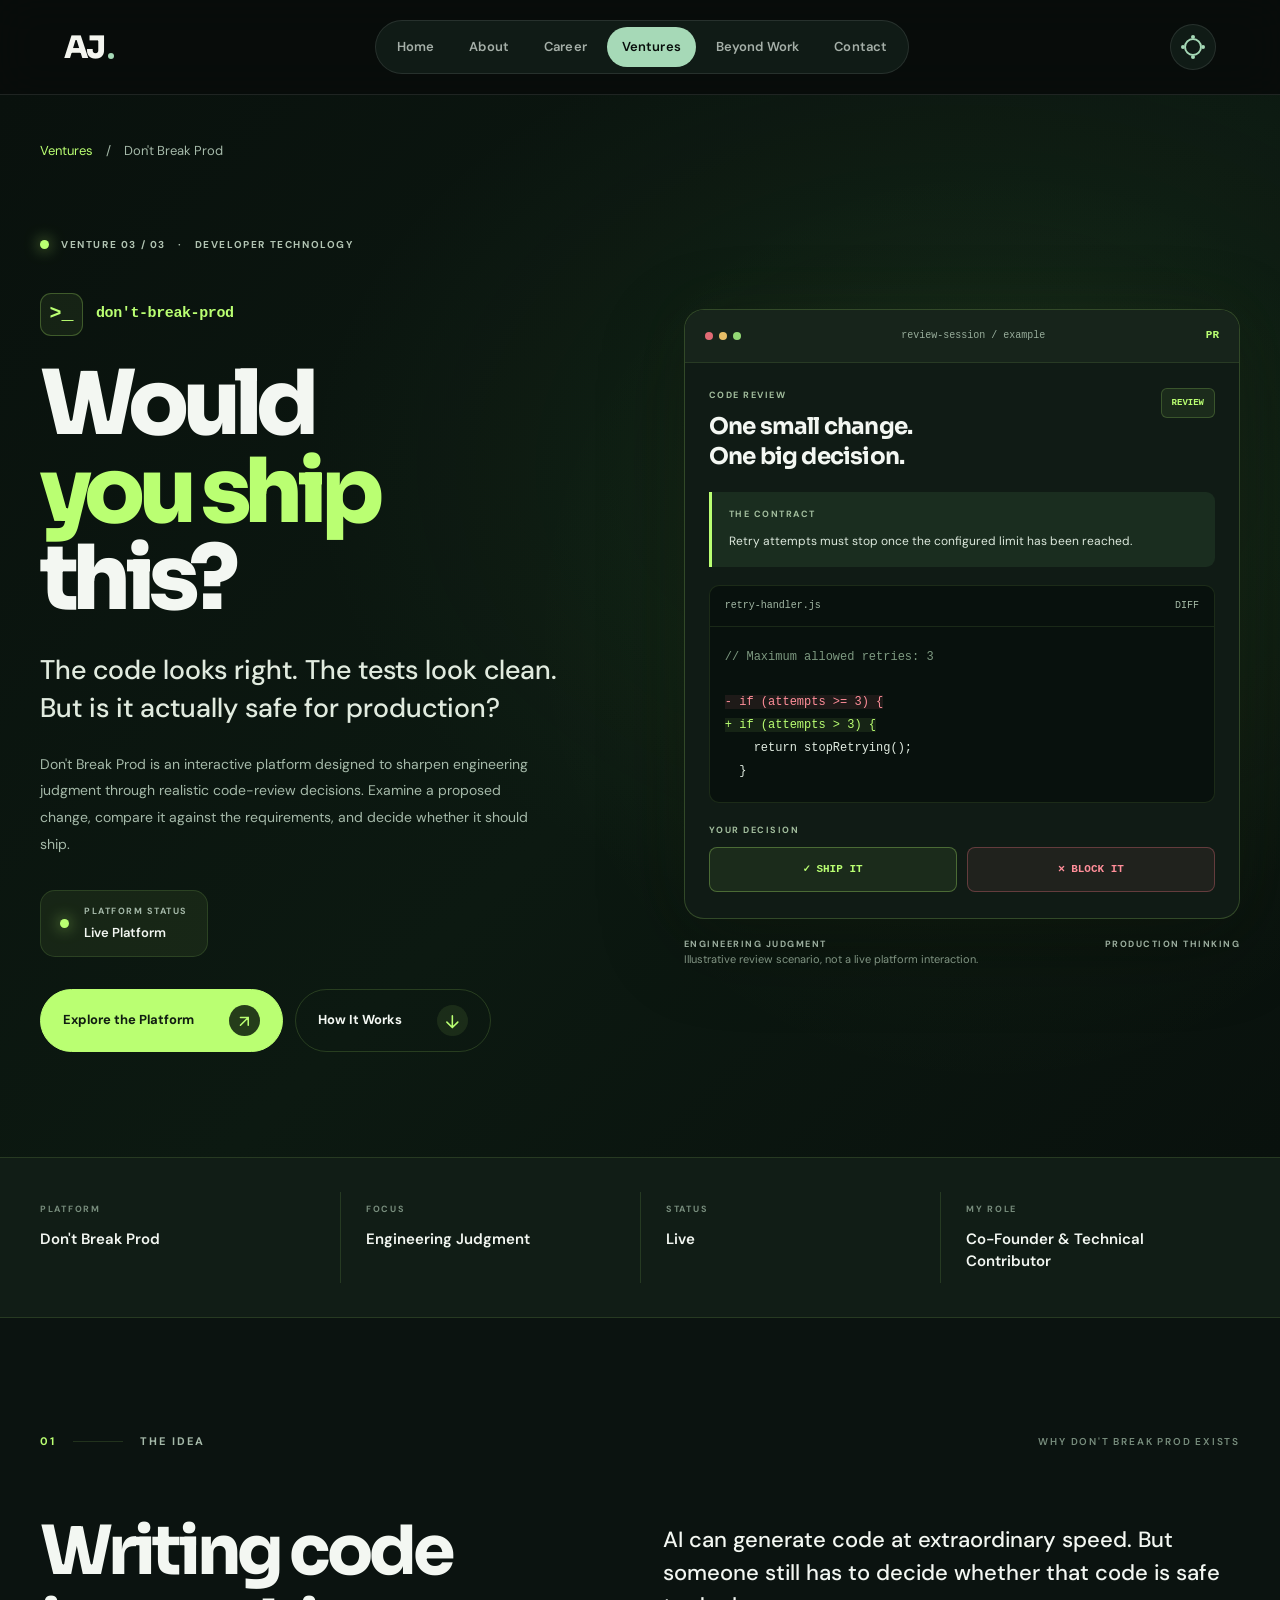
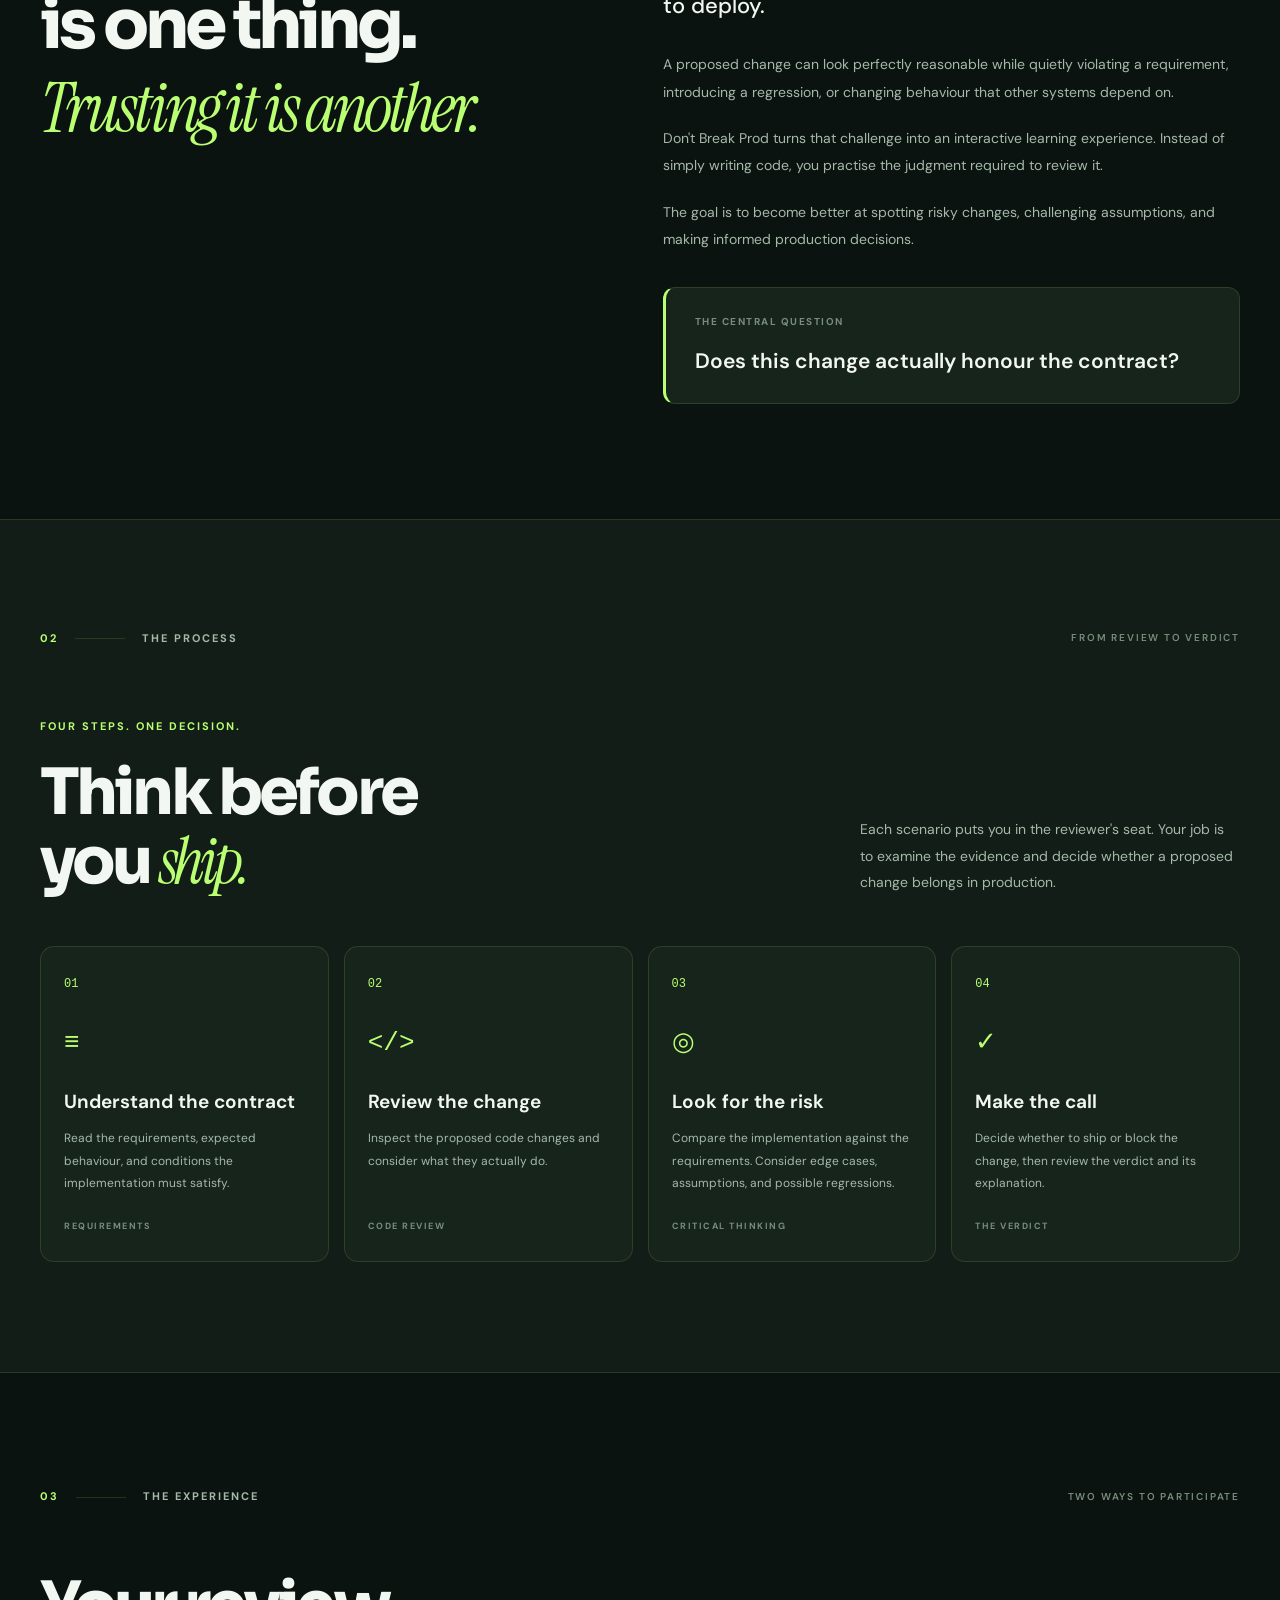
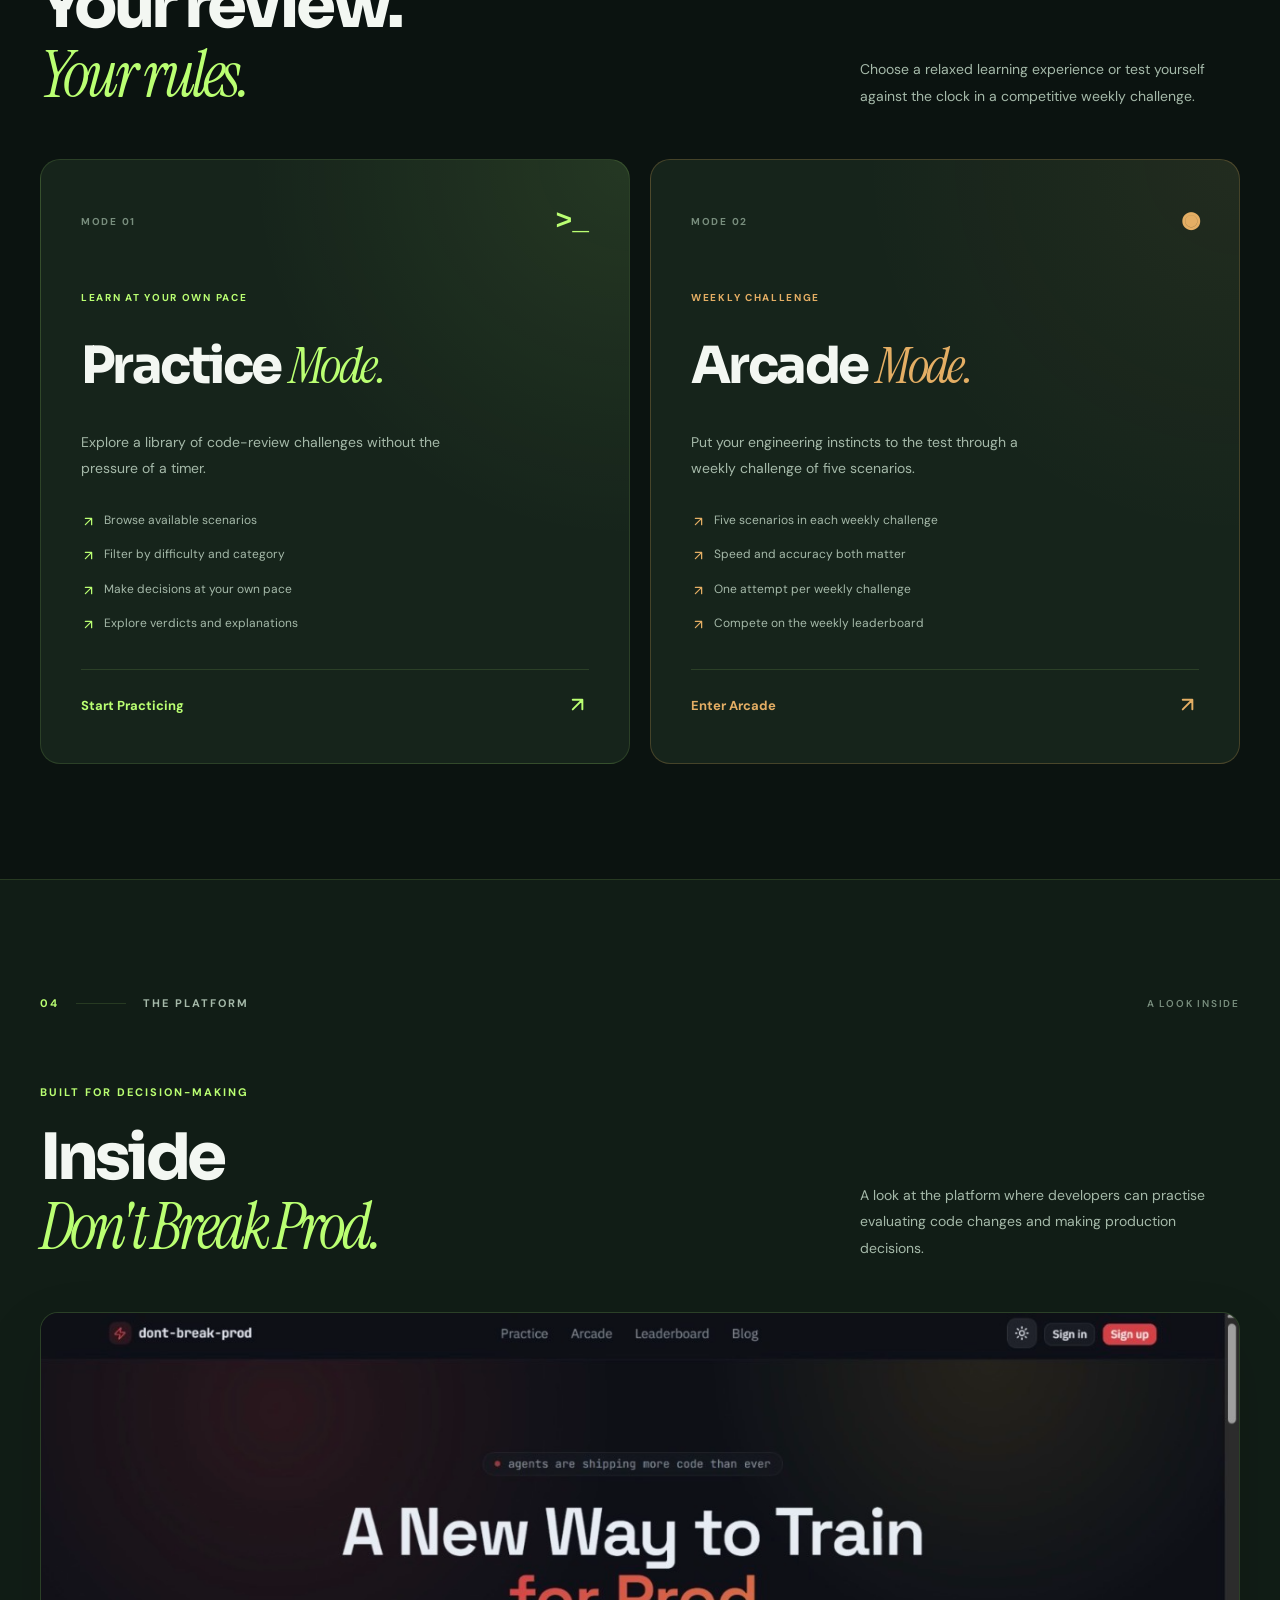
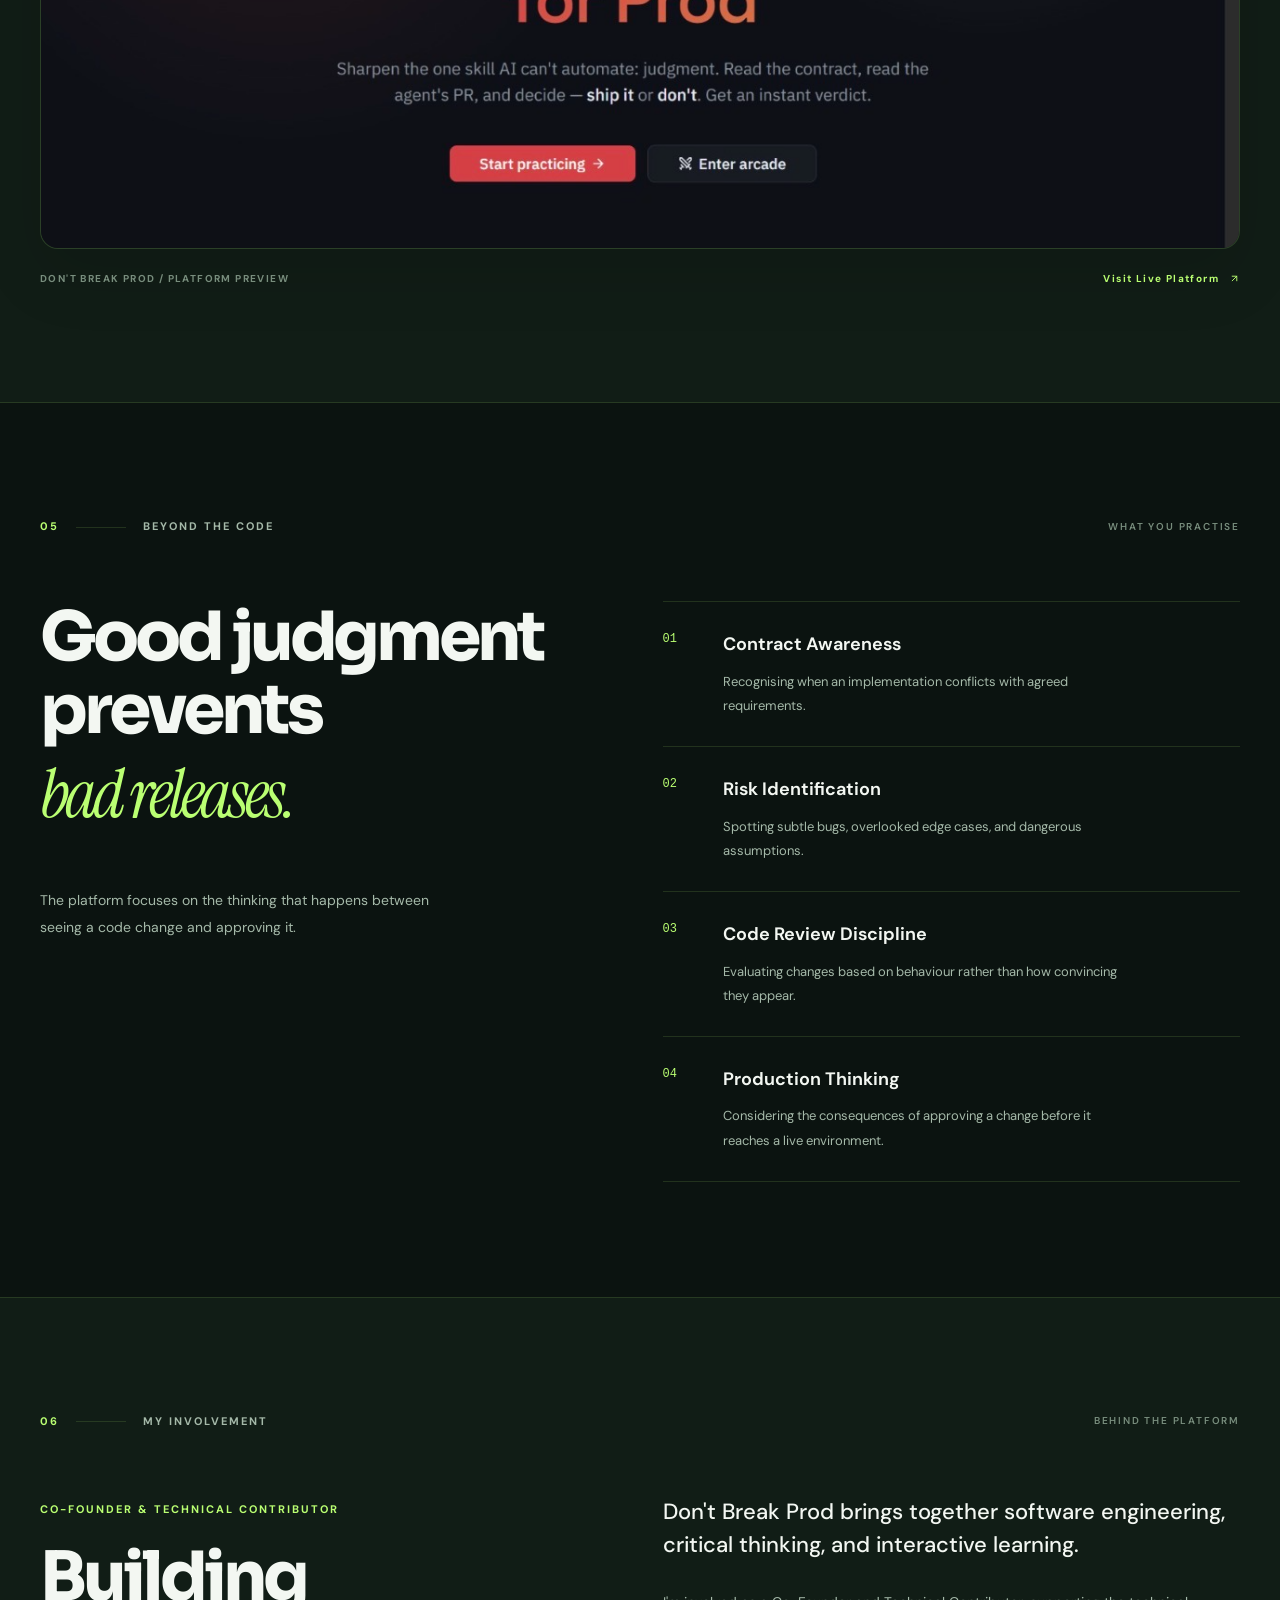
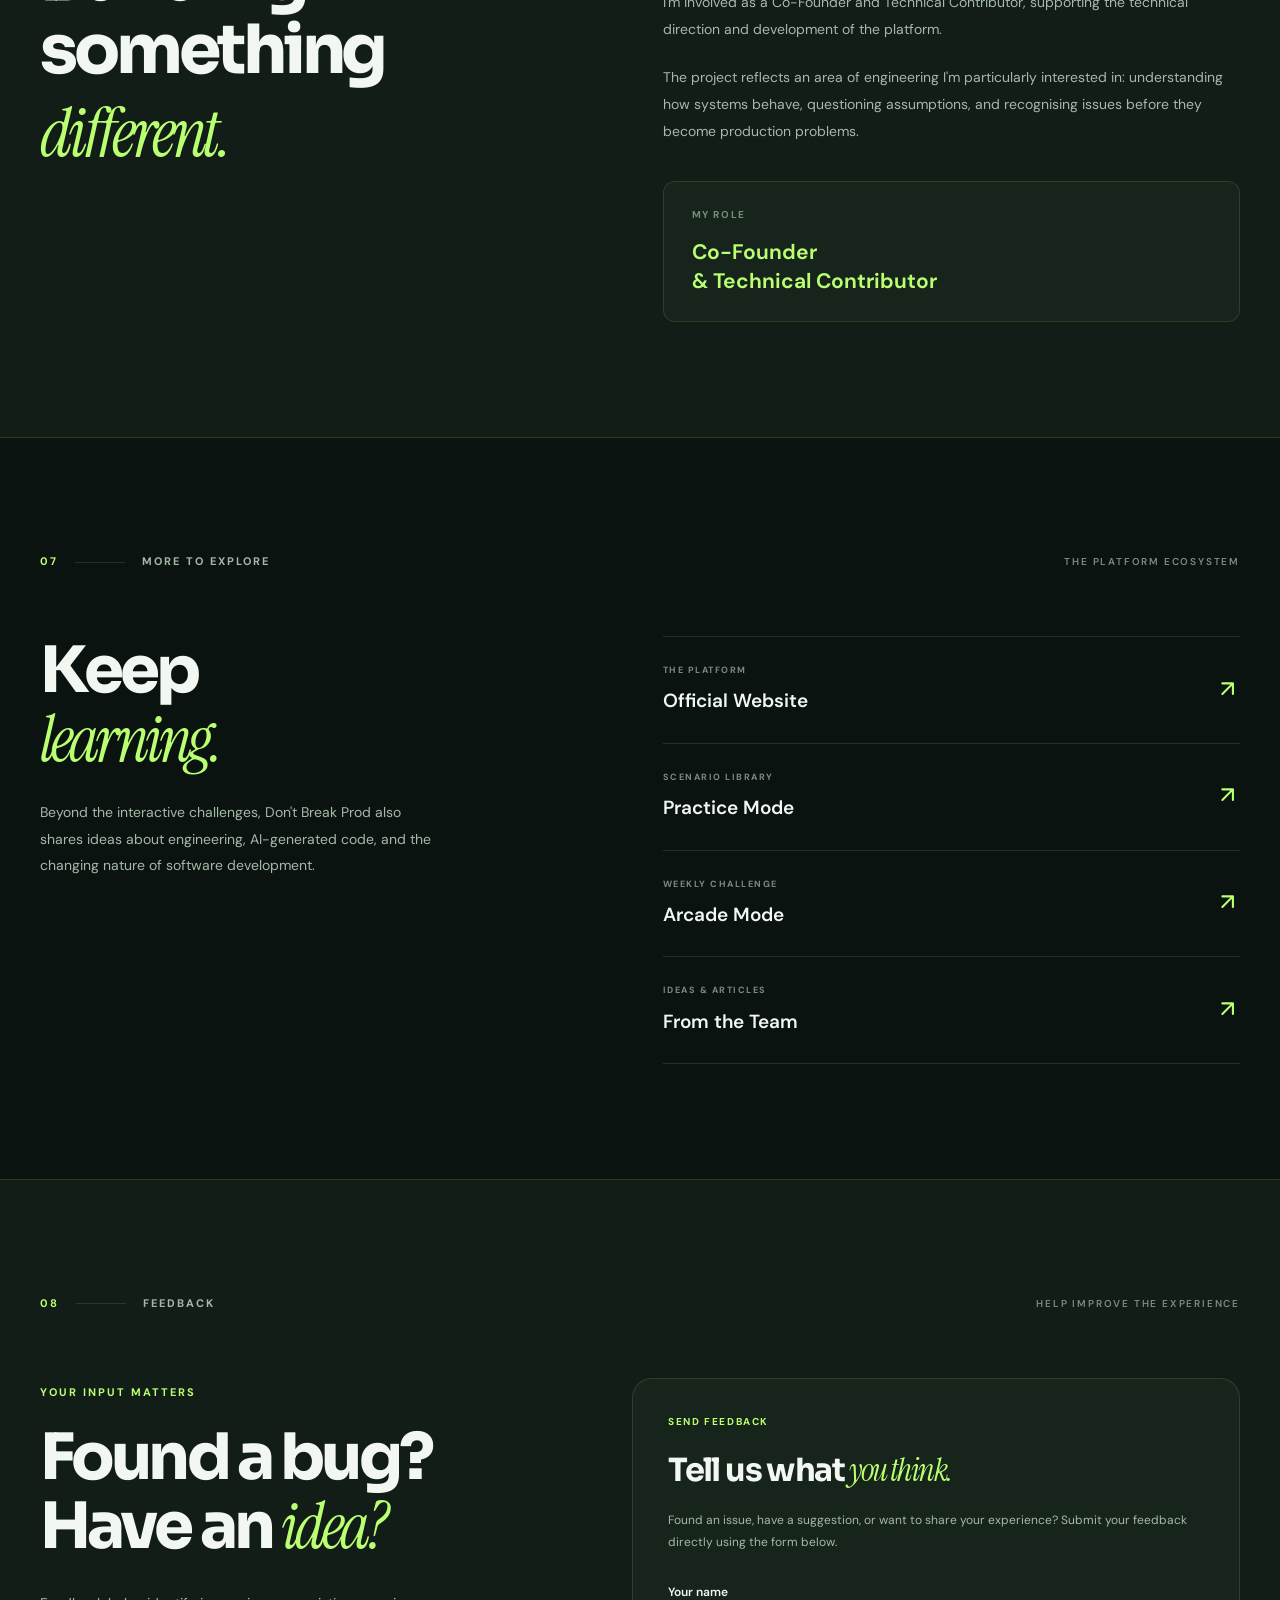
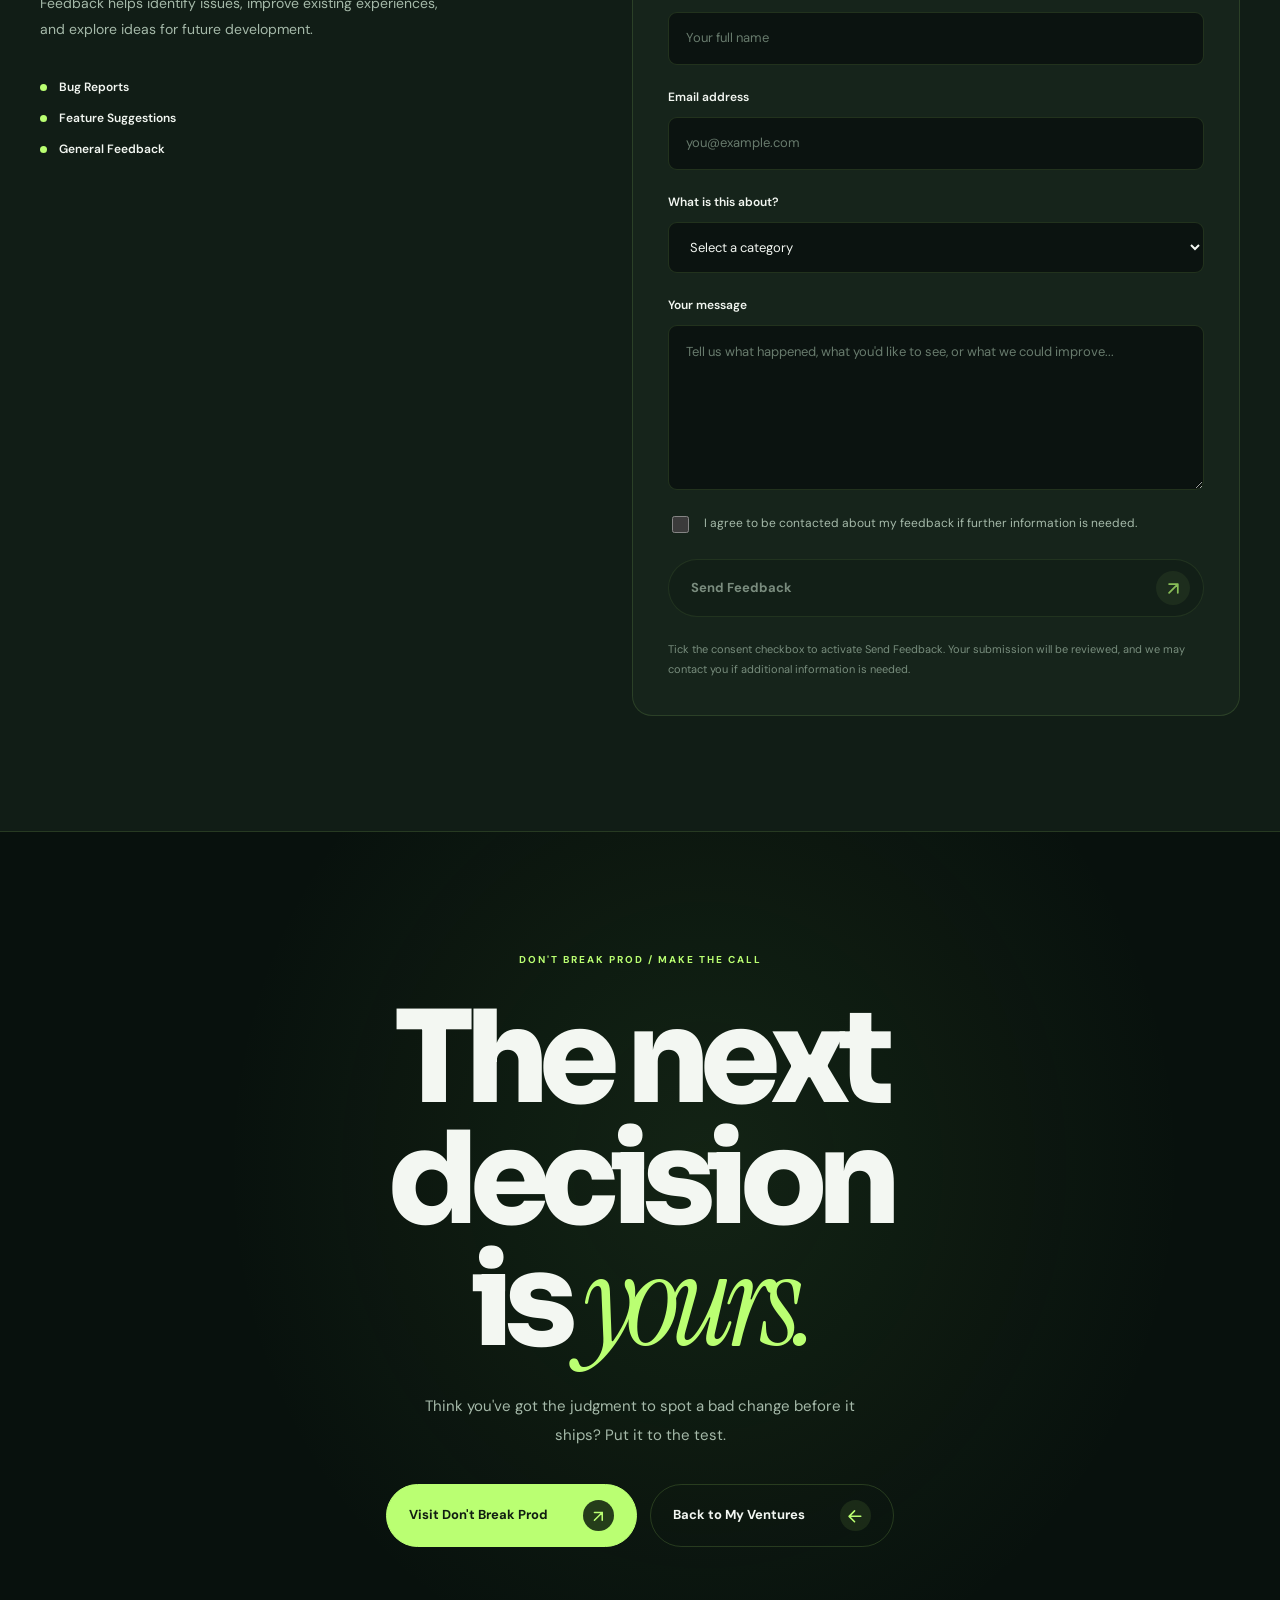
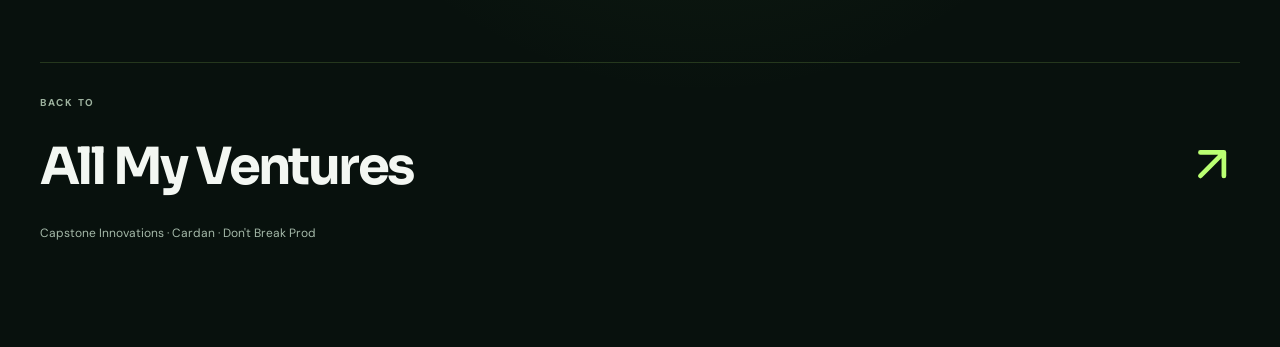
<file: ventures/dont-break-prod.html>
<!DOCTYPE html>
<html lang="en">

<head>
    <meta charset="UTF-8">

    <meta
        name="viewport"
        content="width=device-width, initial-scale=1.0"
    >

    <meta
        name="description"
        content="Discover Don't Break Prod, an interactive engineering judgment platform co-founded by Abdulqudus Jimoh (AJ). Practice reviewing AI-generated code, make shipping decisions, and explore production engineering challenges."
    >

    <meta name="author" content="Abdulqudus Jimoh">

    <title>Don't Break Prod | AJ</title>

    <!-- Global Website Styles -->
    <link
        rel="stylesheet"
        href="../assets/css/style.css"
    >

    <!-- Global Website JavaScript -->
    <script
        src="../assets/js/script.js"
        defer
    ></script>


    <!-- =========================================
         DON'T BREAK PROD
         INTERACTIVE FEEDBACK BUTTON STYLING

         This styling is included here so no
         additional style.css changes are needed.
    ========================================== -->

    <style>

        /*
         * Default button appearance.
         * The submit button remains disabled
         * until the visitor accepts consent.
         */

        .dbp-page-feedback-form
        .dbp-page-form-submit:disabled {

            background: var(--dbp-bg-secondary);

            border-color: var(--dbp-border);

            color: var(--dbp-text-muted);

            opacity: 0.7;

            cursor: not-allowed;

            box-shadow: none;

            transform: none;

        }


        /*
         * Consent accepted.
         * The button becomes active and green.
         */

        .dbp-page-feedback-form
        .dbp-page-form-submit:not(:disabled) {

            background: #baff72;

            border-color: #baff72;

            color: #101d11;

            opacity: 1;

            cursor: pointer;

            transition:
                background-color 250ms ease,
                border-color 250ms ease,
                color 250ms ease,
                box-shadow 250ms ease,
                transform 250ms ease;

        }


        /*
         * Highlight the arrow when active.
         */

        .dbp-page-feedback-form
        .dbp-page-form-submit:not(:disabled)
        > span:last-child {

            background: #253d1a;

            color: #baff72;

        }


        /*
         * Active button hover.
         */

        .dbp-page-feedback-form
        .dbp-page-form-submit:not(:disabled):hover {

            background: #d2ffa3;

            border-color: #d2ffa3;

            transform: translateY(-3px);

            box-shadow:
                0 12px 30px rgba(186, 255, 114, 0.18);

        }


        /*
         * Keyboard accessibility.
         */

        .dbp-page-feedback-form
        .dbp-page-form-submit:focus-visible {

            outline: 3px solid var(--dbp-accent);

            outline-offset: 4px;

        }


        /*
         * Respect reduced-motion preferences.
         */

        @media (prefers-reduced-motion: reduce) {

            .dbp-page-feedback-form
            .dbp-page-form-submit {

                transition: none;

            }

        }

    </style>

</head>


<body>

    <!-- =========================================
         WEBSITE HEADER
    ========================================== -->

    <header class="site-header">

        <nav
            class="navbar"
            aria-label="Main navigation"
        >

            <a
                href="../index.html"
                class="navbar-brand"
                aria-label="AJ - Homepage"
            >
                AJ
            </a>


            <!-- Navigation Links -->

            <div
                class="nav-links"
                id="primary-navigation"
            >

                <a href="../index.html">
                    Home
                </a>

                <a href="../about.html">
                    About
                </a>

                <a href="../career.html">
                    Career
                </a>

                <a
                    href="../ventures.html"
                    class="active"
                    aria-current="page"
                >
                    Ventures
                </a>

                <a href="../beyond-work.html">
                    Beyond Work
                </a>

                <a href="../contact.html">
                    Contact
                </a>

            </div>


            <!-- Theme Toggle -->

            <button
                type="button"
                class="theme-toggle"
                id="theme-toggle"
                aria-label="Switch colour theme"
            >

                <span
                    class="theme-icon"
                    aria-hidden="true"
                ></span>

            </button>


            <!-- Mobile Navigation -->

            <button
                type="button"
                class="mobile-menu-toggle"
                id="mobile-menu-toggle"
                aria-label="Open navigation menu"
                aria-controls="primary-navigation"
                aria-expanded="false"
            >

                <span
                    class="menu-toggle-icon"
                    aria-hidden="true"
                >

                    <span class="menu-toggle-line menu-toggle-line-top"></span>

                    <span class="menu-toggle-line menu-toggle-line-bottom"></span>

                </span>

            </button>

        </nav>

    </header>



    <!-- =========================================
         DON'T BREAK PROD
         DEDICATED VENTURE PAGE
    ========================================== -->

    <main
        id="main-content"
        class="dbp-page"
    >


        <!-- =====================================
             SECTION 01
             HERO
        ====================================== -->

        <section
            class="dbp-page-hero"
            aria-labelledby="dbp-page-title"
        >

            <div
                class="dbp-page-hero-glow"
                aria-hidden="true"
            ></div>


            <div class="dbp-page-container">


                <!-- Breadcrumb -->

                <nav
                    class="dbp-page-breadcrumb"
                    aria-label="Breadcrumb"
                >

                    <a href="../ventures.html">
                        Ventures
                    </a>

                    <span aria-hidden="true">
                        /
                    </span>

                    <span aria-current="page">
                        Don't Break Prod
                    </span>

                </nav>



                <!-- Hero Layout -->

                <div class="dbp-page-hero-grid">


                    <!-- Hero Content -->

                    <div class="dbp-page-hero-content">


                        <!-- Eyebrow -->

                        <div class="dbp-page-eyebrow">

                            <span
                                class="dbp-page-status-dot"
                                aria-hidden="true"
                            ></span>

                            <span>
                                VENTURE 03 / 03
                            </span>

                            <span aria-hidden="true">
                                ·
                            </span>

                            <span>
                                DEVELOPER TECHNOLOGY
                            </span>

                        </div>



                        <!-- Brand Identifier -->

                        <div class="dbp-page-brand">

                            <span
                                class="dbp-page-brand-symbol"
                                aria-hidden="true"
                            >
                                &gt;_
                            </span>

                            <span class="dbp-page-brand-name">
                                don't-break-prod
                            </span>

                        </div>



                        <!-- Main Heading -->

                        <h1 id="dbp-page-title">

                            Would

                            <br>

                            <span class="dbp-page-title-highlight">
                                you ship
                            </span>

                            <br>

                            this?

                        </h1>



                        <!-- Hero Lead -->

                        <p class="dbp-page-hero-lead">

                            The code looks right.
                            The tests look clean.
                            But is it actually safe
                            for production?

                        </p>



                        <!-- Description -->

                        <p class="dbp-page-hero-description">

                            Don't Break Prod is an interactive
                            platform designed to sharpen
                            engineering judgment through
                            realistic code-review decisions.

                            Examine a proposed change,
                            compare it against the requirements,
                            and decide whether it should ship.

                        </p>



                        <!-- Platform Status -->

                        <div class="dbp-page-hero-status">

                            <span
                                class="dbp-page-live-indicator"
                                aria-hidden="true"
                            ></span>

                            <div>

                                <span class="dbp-page-status-label">
                                    PLATFORM STATUS
                                </span>

                                <strong>
                                    Live Platform
                                </strong>

                            </div>

                        </div>



                        <!-- Hero Actions -->

                        <div class="dbp-page-hero-actions">

                            <a
                                href="https://dontbreakprod.dev"
                                class="dbp-page-button dbp-page-button-primary"
                                target="_blank"
                                rel="noopener noreferrer"
                            >

                                <span>
                                    Explore the Platform
                                </span>

                                <span aria-hidden="true">
                                    ↗
                                </span>

                            </a>


                            <a
                                href="#dbp-how-it-works"
                                class="dbp-page-button dbp-page-button-secondary"
                            >

                                <span>
                                    How It Works
                                </span>

                                <span aria-hidden="true">
                                    ↓
                                </span>

                            </a>

                        </div>

                    </div>



                    <!-- =================================
                         HERO CODE-REVIEW VISUAL
                         ILLUSTRATIVE EXAMPLE
                    ================================== -->

                    <div class="dbp-page-hero-visual">

                        <div class="dbp-page-review-window">


                            <!-- Window Header -->

                            <div class="dbp-page-window-header">

                                <div
                                    class="dbp-page-window-dots"
                                    aria-hidden="true"
                                >

                                    <span></span>
                                    <span></span>
                                    <span></span>

                                </div>


                                <span class="dbp-page-window-title">
                                    review-session / example
                                </span>


                                <span class="dbp-page-window-icon">
                                    PR
                                </span>

                            </div>



                            <!-- Review Information -->

                            <div class="dbp-page-review-meta">

                                <div>

                                    <span class="dbp-page-review-label">
                                        CODE REVIEW
                                    </span>

                                    <h2>

                                        One small change.

                                        <br>

                                        One big decision.

                                    </h2>

                                </div>


                                <span class="dbp-page-review-badge">
                                    REVIEW
                                </span>

                            </div>



                            <!-- Contract -->

                            <div class="dbp-page-contract">

                                <span class="dbp-page-contract-label">
                                    THE CONTRACT
                                </span>

                                <p>

                                    Retry attempts must stop
                                    once the configured limit
                                    has been reached.

                                </p>

                            </div>



                            <!-- Code Diff -->

                            <div class="dbp-page-code-panel">

                                <div class="dbp-page-code-heading">

                                    <span>
                                        retry-handler.js
                                    </span>

                                    <span>
                                        DIFF
                                    </span>

                                </div>


                                <pre><code><span class="dbp-code-comment">// Maximum allowed retries: 3</span>

<span class="dbp-code-removed">- if (attempts &gt;= 3) {</span>
<span class="dbp-code-added">+ if (attempts &gt; 3) {</span>
    return stopRetrying();
  }</code></pre>

                            </div>



                            <!-- Decision -->

                            <div class="dbp-page-decision-panel">

                                <span class="dbp-page-decision-label">
                                    YOUR DECISION
                                </span>

                                <div class="dbp-page-decision-options">

                                    <span class="dbp-page-decision-ship">
                                        ✓ SHIP IT
                                    </span>

                                    <span class="dbp-page-decision-block">
                                        ✕ BLOCK IT
                                    </span>

                                </div>

                            </div>

                        </div>



                        <!-- Visual Caption -->

                        <div class="dbp-page-visual-caption">

                            <span>
                                ENGINEERING JUDGMENT
                            </span>

                            <span>
                                PRODUCTION THINKING
                            </span>

                        </div>


                        <p class="dbp-page-visual-disclaimer">

                            Illustrative review scenario,
                            not a live platform interaction.

                        </p>

                    </div>

                </div>

            </div>

        </section>



        <!-- =====================================
             PLATFORM SNAPSHOT
        ====================================== -->

        <section
            class="dbp-page-snapshot"
            aria-label="Platform overview"
        >

            <div class="dbp-page-container">

                <div class="dbp-page-snapshot-grid">


                    <div class="dbp-page-snapshot-item">

                        <span class="dbp-page-snapshot-label">
                            PLATFORM
                        </span>

                        <strong>
                            Don't Break Prod
                        </strong>

                    </div>



                    <div class="dbp-page-snapshot-item">

                        <span class="dbp-page-snapshot-label">
                            FOCUS
                        </span>

                        <strong>
                            Engineering Judgment
                        </strong>

                    </div>



                    <div class="dbp-page-snapshot-item">

                        <span class="dbp-page-snapshot-label">
                            STATUS
                        </span>

                        <strong>
                            Live
                        </strong>

                    </div>



                    <div class="dbp-page-snapshot-item">

                        <span class="dbp-page-snapshot-label">
                            MY ROLE
                        </span>

                        <strong>
                            Co-Founder & Technical Contributor
                        </strong>

                    </div>

                </div>

            </div>

        </section>



        <!-- =====================================
             SECTION 02
             THE IDEA
        ====================================== -->

        <section
            class="dbp-page-about"
            id="about-dbp"
            aria-labelledby="dbp-about-title"
        >

            <div class="dbp-page-container">


                <!-- Section Heading -->

                <div class="dbp-page-section-heading">

                    <div class="dbp-page-section-label">

                        <span>
                            01
                        </span>

                        <span class="dbp-page-section-line"></span>

                        <span>
                            THE IDEA
                        </span>

                    </div>


                    <span class="dbp-page-section-note">
                        WHY DON'T BREAK PROD EXISTS
                    </span>

                </div>



                <!-- About Grid -->

                <div class="dbp-page-about-grid">


                    <!-- Heading -->

                    <div class="dbp-page-about-heading">

                        <h2 id="dbp-about-title">

                            Writing code

                            <br>

                            is one thing.

                            <em>
                                Trusting it
                                is another.
                            </em>

                        </h2>

                    </div>



                    <!-- Content -->

                    <div class="dbp-page-about-content">

                        <p class="dbp-page-about-lead">

                            AI can generate code at
                            extraordinary speed.

                            But someone still has
                            to decide whether that
                            code is safe to deploy.

                        </p>


                        <p>

                            A proposed change can look
                            perfectly reasonable while
                            quietly violating a requirement,
                            introducing a regression,
                            or changing behaviour that
                            other systems depend on.

                        </p>


                        <p>

                            Don't Break Prod turns that
                            challenge into an interactive
                            learning experience.

                            Instead of simply writing code,
                            you practise the judgment
                            required to review it.

                        </p>


                        <p>

                            The goal is to become better
                            at spotting risky changes,
                            challenging assumptions,
                            and making informed
                            production decisions.

                        </p>



                        <!-- Callout -->

                        <div class="dbp-page-about-callout">

                            <span>
                                THE CENTRAL QUESTION
                            </span>

                            <strong>

                                Does this change
                                actually honour
                                the contract?

                            </strong>

                        </div>

                    </div>

                </div>

            </div>

        </section>



        <!-- =====================================
             SECTION 03
             HOW IT WORKS
        ====================================== -->

        <section
            class="dbp-page-process"
            id="dbp-how-it-works"
            aria-labelledby="dbp-process-title"
        >

            <div class="dbp-page-container">


                <!-- Section Heading -->

                <div class="dbp-page-section-heading">

                    <div class="dbp-page-section-label">

                        <span>
                            02
                        </span>

                        <span class="dbp-page-section-line"></span>

                        <span>
                            THE PROCESS
                        </span>

                    </div>


                    <span class="dbp-page-section-note">
                        FROM REVIEW TO VERDICT
                    </span>

                </div>



                <!-- Introduction -->

                <div class="dbp-page-process-intro">

                    <div>

                        <span class="dbp-page-eyebrow-text">
                            FOUR STEPS. ONE DECISION.
                        </span>


                        <h2 id="dbp-process-title">

                            Think before

                            <br>

                            you

                            <em>ship.</em>

                        </h2>

                    </div>


                    <p>

                        Each scenario puts you in
                        the reviewer's seat.

                        Your job is to examine the
                        evidence and decide whether
                        a proposed change belongs
                        in production.

                    </p>

                </div>



                <!-- Process Cards -->

                <div class="dbp-page-process-grid">


                    <!-- Step 1 -->

                    <article class="dbp-page-process-card">

                        <span class="dbp-page-process-number">
                            01
                        </span>

                        <span
                            class="dbp-page-process-icon"
                            aria-hidden="true"
                        >
                            ≡
                        </span>


                        <h3>
                            Understand the contract
                        </h3>


                        <p>

                            Read the requirements,
                            expected behaviour,
                            and conditions the
                            implementation must satisfy.

                        </p>


                        <span class="dbp-page-process-footer">
                            REQUIREMENTS
                        </span>

                    </article>



                    <!-- Step 2 -->

                    <article class="dbp-page-process-card">

                        <span class="dbp-page-process-number">
                            02
                        </span>

                        <span
                            class="dbp-page-process-icon"
                            aria-hidden="true"
                        >
                            &lt;/&gt;
                        </span>


                        <h3>
                            Review the change
                        </h3>


                        <p>

                            Inspect the proposed
                            code changes and
                            consider what they
                            actually do.

                        </p>


                        <span class="dbp-page-process-footer">
                            CODE REVIEW
                        </span>

                    </article>



                    <!-- Step 3 -->

                    <article class="dbp-page-process-card">

                        <span class="dbp-page-process-number">
                            03
                        </span>

                        <span
                            class="dbp-page-process-icon"
                            aria-hidden="true"
                        >
                            ◎
                        </span>


                        <h3>
                            Look for the risk
                        </h3>


                        <p>

                            Compare the implementation
                            against the requirements.

                            Consider edge cases,
                            assumptions, and
                            possible regressions.

                        </p>


                        <span class="dbp-page-process-footer">
                            CRITICAL THINKING
                        </span>

                    </article>



                    <!-- Step 4 -->

                    <article class="dbp-page-process-card">

                        <span class="dbp-page-process-number">
                            04
                        </span>

                        <span
                            class="dbp-page-process-icon"
                            aria-hidden="true"
                        >
                            ✓
                        </span>


                        <h3>
                            Make the call
                        </h3>


                        <p>

                            Decide whether to
                            ship or block the change,
                            then review the verdict
                            and its explanation.

                        </p>


                        <span class="dbp-page-process-footer">
                            THE VERDICT
                        </span>

                    </article>

                </div>

            </div>

        </section>



        <!-- =====================================
             SECTION 04
             PRACTICE & ARCADE
        ====================================== -->

        <section
            class="dbp-page-modes"
            id="dbp-modes"
            aria-labelledby="dbp-modes-title"
        >

            <div class="dbp-page-container">


                <!-- Section Heading -->

                <div class="dbp-page-section-heading">

                    <div class="dbp-page-section-label">

                        <span>
                            03
                        </span>

                        <span class="dbp-page-section-line"></span>

                        <span>
                            THE EXPERIENCE
                        </span>

                    </div>


                    <span class="dbp-page-section-note">
                        TWO WAYS TO PARTICIPATE
                    </span>

                </div>



                <!-- Introduction -->

                <div class="dbp-page-modes-intro">

                    <h2 id="dbp-modes-title">

                        Your review.

                        <br>

                        <em>Your rules.</em>

                    </h2>


                    <p>

                        Choose a relaxed learning
                        experience or test yourself
                        against the clock in a
                        competitive weekly challenge.

                    </p>

                </div>



                <!-- Mode Cards -->

                <div class="dbp-page-modes-grid">


                    <!-- =================================
                         PRACTICE MODE
                    ================================== -->

                    <article
                        class="dbp-page-mode-card dbp-page-mode-practice"
                    >

                        <div class="dbp-page-mode-top">

                            <span class="dbp-page-mode-number">
                                MODE 01
                            </span>

                            <span class="dbp-page-mode-symbol">
                                &gt;_
                            </span>

                        </div>


                        <span class="dbp-page-mode-category">
                            LEARN AT YOUR OWN PACE
                        </span>


                        <h3>

                            Practice

                            <em>Mode.</em>

                        </h3>


                        <p class="dbp-page-mode-description">

                            Explore a library of
                            code-review challenges
                            without the pressure
                            of a timer.

                        </p>



                        <!-- Features -->

                        <ul class="dbp-page-mode-features">

                            <li>
                                Browse available scenarios
                            </li>

                            <li>
                                Filter by difficulty
                                and category
                            </li>

                            <li>
                                Make decisions at
                                your own pace
                            </li>

                            <li>
                                Explore verdicts
                                and explanations
                            </li>

                        </ul>



                        <!-- Practice Link -->

                        <a
                            href="https://dontbreakprod.dev/practice"
                            class="dbp-page-mode-link"
                            target="_blank"
                            rel="noopener noreferrer"
                        >

                            <span>
                                Start Practicing
                            </span>

                            <span aria-hidden="true">
                                ↗
                            </span>

                        </a>

                    </article>



                    <!-- =================================
                         ARCADE MODE
                    ================================== -->

                    <article
                        class="dbp-page-mode-card dbp-page-mode-arcade"
                    >

                        <div class="dbp-page-mode-top">

                            <span class="dbp-page-mode-number">
                                MODE 02
                            </span>

                            <span class="dbp-page-mode-symbol">
                                ◉
                            </span>

                        </div>


                        <span class="dbp-page-mode-category">
                            WEEKLY CHALLENGE
                        </span>


                        <h3>

                            Arcade

                            <em>Mode.</em>

                        </h3>


                        <p class="dbp-page-mode-description">

                            Put your engineering
                            instincts to the test
                            through a weekly
                            challenge of five scenarios.

                        </p>



                        <!-- Features -->

                        <ul class="dbp-page-mode-features">

                            <li>
                                Five scenarios
                                in each weekly challenge
                            </li>

                            <li>
                                Speed and accuracy
                                both matter
                            </li>

                            <li>
                                One attempt per
                                weekly challenge
                            </li>

                            <li>
                                Compete on the
                                weekly leaderboard
                            </li>

                        </ul>



                        <!-- Arcade Link -->

                        <a
                            href="https://dontbreakprod.dev/arcade"
                            class="dbp-page-mode-link"
                            target="_blank"
                            rel="noopener noreferrer"
                        >

                            <span>
                                Enter Arcade
                            </span>

                            <span aria-hidden="true">
                                ↗
                            </span>

                        </a>

                    </article>

                </div>

            </div>

        </section>



        <!-- =====================================
             SECTION 05
             PLATFORM PREVIEW
        ====================================== -->

        <section
            class="dbp-page-preview"
            id="dbp-preview"
            aria-labelledby="dbp-preview-title"
        >

            <div class="dbp-page-container">


                <!-- Section Heading -->

                <div class="dbp-page-section-heading">

                    <div class="dbp-page-section-label">

                        <span>
                            04
                        </span>

                        <span class="dbp-page-section-line"></span>

                        <span>
                            THE PLATFORM
                        </span>

                    </div>


                    <span class="dbp-page-section-note">
                        A LOOK INSIDE
                    </span>

                </div>



                <!-- Introduction -->

                <div class="dbp-page-preview-intro">

                    <div>

                        <span class="dbp-page-eyebrow-text">
                            BUILT FOR DECISION-MAKING
                        </span>


                        <h2 id="dbp-preview-title">

                            Inside

                            <br>

                            <em>Don't Break Prod.</em>

                        </h2>

                    </div>


                    <p>

                        A look at the platform
                        where developers can
                        practise evaluating code
                        changes and making
                        production decisions.

                    </p>

                </div>



                <!-- Platform Screenshot -->

                <figure class="dbp-page-preview-figure">

                    <div class="dbp-page-preview-image">

                        <img
                            src="../assets/images/ventures/dont-break-prod/dont-break-prod-preview.jpg"
                            alt="Preview of the Don't Break Prod platform"
                            loading="lazy"
                            decoding="async"
                        >

                    </div>



                    <!-- Screenshot Caption -->

                    <figcaption>

                        <span>

                            DON'T BREAK PROD
                            / PLATFORM PREVIEW

                        </span>


                        <a
                            href="https://dontbreakprod.dev"
                            target="_blank"
                            rel="noopener noreferrer"
                        >

                            Visit Live Platform

                            <span aria-hidden="true">
                                ↗
                            </span>

                        </a>

                    </figcaption>

                </figure>

            </div>

        </section>



        <!-- =====================================
             SECTION 06
             ENGINEERING JUDGMENT
        ====================================== -->

        <section
            class="dbp-page-value"
            aria-labelledby="dbp-value-title"
        >

            <div class="dbp-page-container">


                <!-- Section Heading -->

                <div class="dbp-page-section-heading">

                    <div class="dbp-page-section-label">

                        <span>
                            05
                        </span>

                        <span class="dbp-page-section-line"></span>

                        <span>
                            BEYOND THE CODE
                        </span>

                    </div>


                    <span class="dbp-page-section-note">
                        WHAT YOU PRACTISE
                    </span>

                </div>



                <!-- Value Grid -->

                <div class="dbp-page-value-grid">


                    <!-- Left Column -->

                    <div class="dbp-page-value-heading">

                        <h2 id="dbp-value-title">

                            Good judgment

                            <br>

                            prevents

                            <em>bad releases.</em>

                        </h2>


                        <p>

                            The platform focuses on
                            the thinking that happens
                            between seeing a code
                            change and approving it.

                        </p>

                    </div>



                    <!-- Right Column -->

                    <div class="dbp-page-value-list">


                        <!-- Value 1 -->

                        <div class="dbp-page-value-item">

                            <span>
                                01
                            </span>

                            <div>

                                <h3>
                                    Contract Awareness
                                </h3>

                                <p>

                                    Recognising when
                                    an implementation
                                    conflicts with
                                    agreed requirements.

                                </p>

                            </div>

                        </div>



                        <!-- Value 2 -->

                        <div class="dbp-page-value-item">

                            <span>
                                02
                            </span>

                            <div>

                                <h3>
                                    Risk Identification
                                </h3>

                                <p>

                                    Spotting subtle bugs,
                                    overlooked edge cases,
                                    and dangerous assumptions.

                                </p>

                            </div>

                        </div>



                        <!-- Value 3 -->

                        <div class="dbp-page-value-item">

                            <span>
                                03
                            </span>

                            <div>

                                <h3>
                                    Code Review Discipline
                                </h3>

                                <p>

                                    Evaluating changes
                                    based on behaviour
                                    rather than how
                                    convincing they appear.

                                </p>

                            </div>

                        </div>



                        <!-- Value 4 -->

                        <div class="dbp-page-value-item">

                            <span>
                                04
                            </span>

                            <div>

                                <h3>
                                    Production Thinking
                                </h3>

                                <p>

                                    Considering the
                                    consequences of
                                    approving a change
                                    before it reaches
                                    a live environment.

                                </p>

                            </div>

                        </div>

                    </div>

                </div>

            </div>

        </section>



        <!-- =====================================
             SECTION 07
             MY INVOLVEMENT
        ====================================== -->

        <section
            class="dbp-page-role"
            aria-labelledby="dbp-role-title"
        >

            <div class="dbp-page-container">


                <!-- Section Heading -->

                <div class="dbp-page-section-heading">

                    <div class="dbp-page-section-label">

                        <span>
                            06
                        </span>

                        <span class="dbp-page-section-line"></span>

                        <span>
                            MY INVOLVEMENT
                        </span>

                    </div>


                    <span class="dbp-page-section-note">
                        BEHIND THE PLATFORM
                    </span>

                </div>



                <!-- Role Grid -->

                <div class="dbp-page-role-grid">


                    <!-- Role Heading -->

                    <div class="dbp-page-role-heading">

                        <span class="dbp-page-eyebrow-text">

                            CO-FOUNDER & TECHNICAL CONTRIBUTOR

                        </span>


                        <h2 id="dbp-role-title">

                            Building

                            <br>

                            something

                            <em>different.</em>

                        </h2>

                    </div>



                    <!-- Role Content -->

                    <div class="dbp-page-role-content">

                        <p class="dbp-page-role-lead">

                            Don't Break Prod brings
                            together software engineering,
                            critical thinking, and
                            interactive learning.

                        </p>


                        <p>

                            I'm involved as a
                            Co-Founder and Technical
                            Contributor, supporting
                            the technical direction
                            and development of
                            the platform.

                        </p>


                        <p>

                            The project reflects
                            an area of engineering
                            I'm particularly interested
                            in: understanding how
                            systems behave, questioning
                            assumptions, and recognising
                            issues before they become
                            production problems.

                        </p>



                        <!-- Role Callout -->

                        <div class="dbp-page-role-callout">

                            <span>
                                MY ROLE
                            </span>


                            <strong>

                                Co-Founder

                                <br>

                                & Technical Contributor

                            </strong>

                        </div>

                    </div>

                </div>

            </div>

        </section>



        <!-- =====================================
             SECTION 08
             BLOG & RESOURCES
        ====================================== -->

        <section
            class="dbp-page-resources"
            aria-labelledby="dbp-resources-title"
        >

            <div class="dbp-page-container">


                <!-- Section Heading -->

                <div class="dbp-page-section-heading">

                    <div class="dbp-page-section-label">

                        <span>
                            07
                        </span>

                        <span class="dbp-page-section-line"></span>

                        <span>
                            MORE TO EXPLORE
                        </span>

                    </div>


                    <span class="dbp-page-section-note">
                        THE PLATFORM ECOSYSTEM
                    </span>

                </div>



                <!-- Resources Grid -->

                <div class="dbp-page-resources-grid">


                    <!-- Introduction -->

                    <div class="dbp-page-resources-heading">

                        <h2 id="dbp-resources-title">

                            Keep

                            <br>

                            <em>learning.</em>

                        </h2>


                        <p>

                            Beyond the interactive
                            challenges, Don't Break Prod
                            also shares ideas about
                            engineering, AI-generated
                            code, and the changing
                            nature of software development.

                        </p>

                    </div>



                    <!-- Resource Links -->

                    <div class="dbp-page-resource-links">


                        <!-- Official Website -->

                        <a
                            href="https://dontbreakprod.dev"
                            class="dbp-page-resource-link"
                            target="_blank"
                            rel="noopener noreferrer"
                        >

                            <div>

                                <span>
                                    THE PLATFORM
                                </span>

                                <strong>
                                    Official Website
                                </strong>

                            </div>

                            <span aria-hidden="true">
                                ↗
                            </span>

                        </a>



                        <!-- Practice Mode -->

                        <a
                            href="https://dontbreakprod.dev/practice"
                            class="dbp-page-resource-link"
                            target="_blank"
                            rel="noopener noreferrer"
                        >

                            <div>

                                <span>
                                    SCENARIO LIBRARY
                                </span>

                                <strong>
                                    Practice Mode
                                </strong>

                            </div>

                            <span aria-hidden="true">
                                ↗
                            </span>

                        </a>



                        <!-- Arcade Mode -->

                        <a
                            href="https://dontbreakprod.dev/arcade"
                            class="dbp-page-resource-link"
                            target="_blank"
                            rel="noopener noreferrer"
                        >

                            <div>

                                <span>
                                    WEEKLY CHALLENGE
                                </span>

                                <strong>
                                    Arcade Mode
                                </strong>

                            </div>

                            <span aria-hidden="true">
                                ↗
                            </span>

                        </a>



                        <!-- Blog -->

                        <a
                            href="https://dontbreakprod.dev/blog"
                            class="dbp-page-resource-link"
                            target="_blank"
                            rel="noopener noreferrer"
                        >

                            <div>

                                <span>
                                    IDEAS & ARTICLES
                                </span>

                                <strong>
                                    From the Team
                                </strong>

                            </div>

                            <span aria-hidden="true">
                                ↗
                            </span>

                        </a>

                    </div>

                </div>

            </div>

        </section>



        <!-- =====================================
             SECTION 09
             LIVE FEEDBACK FORM
        ====================================== -->

        <section
            class="dbp-page-feedback"
            id="dbp-feedback"
            aria-labelledby="dbp-feedback-title"
        >

            <div class="dbp-page-container">


                <!-- Section Heading -->

                <div class="dbp-page-section-heading">

                    <div class="dbp-page-section-label">

                        <span>
                            08
                        </span>

                        <span class="dbp-page-section-line"></span>

                        <span>
                            FEEDBACK
                        </span>

                    </div>


                    <span class="dbp-page-section-note">
                        HELP IMPROVE THE EXPERIENCE
                    </span>

                </div>



                <!-- Feedback Grid -->

                <div class="dbp-page-feedback-grid">


                    <!-- =================================
                         FEEDBACK INTRODUCTION
                    ================================== -->

                    <div class="dbp-page-feedback-intro">

                        <span class="dbp-page-eyebrow-text">
                            YOUR INPUT MATTERS
                        </span>


                        <h2 id="dbp-feedback-title">

                            Found a bug?

                            <br>

                            Have an

                            <em>idea?</em>

                        </h2>


                        <p>

                            Feedback helps identify
                            issues, improve existing
                            experiences, and explore
                            ideas for future development.

                        </p>



                        <!-- Feedback Categories -->

                        <div class="dbp-page-feedback-types">

                            <span>
                                Bug Reports
                            </span>

                            <span>
                                Feature Suggestions
                            </span>

                            <span>
                                General Feedback
                            </span>

                        </div>

                    </div>



                    <!-- =================================
                         FEEDBACK PANEL
                    ================================== -->

                    <div class="dbp-page-feedback-panel">


                        <!-- Panel Heading -->

                        <div class="dbp-page-feedback-panel-heading">

                            <span>
                                SEND FEEDBACK
                            </span>


                            <h3>

                                Tell us what

                                <em>you think.</em>

                            </h3>


                            <!-- UPDATED DESCRIPTION -->

                            <p>

                                Found an issue, have a suggestion,
                                or want to share your experience?
                                Submit your feedback directly
                                using the form below.

                            </p>

                        </div>



                        <!-- =================================
                             ACTIVE FEEDBACK FORM
                             GOOGLE APPS SCRIPT CONNECTED
                        ================================== -->

                        <form
                            id="dbp-feedback-form"
                            class="dbp-page-feedback-form"
                            action="https://script.google.com/macros/s/AKfycbz7jd2R-ql7l8EFC8Vzi7HRifvlRBLih_chuJPTDw31_m8CksV9KFLh5pfkBIyHNkAY/exec"
                            method="POST"
                        >


                            <!-- =================================
                                 FULL NAME
                            ================================== -->

                            <div class="dbp-page-form-group">

                                <label for="dbp-feedback-name">
                                    Your name
                                </label>


                                <input
                                    type="text"
                                    id="dbp-feedback-name"
                                    name="fullName"
                                    placeholder="Your full name"
                                    autocomplete="name"
                                    minlength="2"
                                    maxlength="100"
                                    required
                                >

                            </div>



                            <!-- =================================
                                 EMAIL ADDRESS
                            ================================== -->

                            <div class="dbp-page-form-group">

                                <label for="dbp-feedback-email">
                                    Email address
                                </label>


                                <input
                                    type="email"
                                    id="dbp-feedback-email"
                                    name="email"
                                    placeholder="you@example.com"
                                    autocomplete="email"
                                    maxlength="254"
                                    required
                                >

                            </div>



                            <!-- =================================
                                 FEEDBACK CATEGORY
                            ================================== -->

                            <div class="dbp-page-form-group">

                                <label for="dbp-feedback-category">
                                    What is this about?
                                </label>


                                <select
                                    id="dbp-feedback-category"
                                    name="category"
                                    required
                                >

                                    <option
                                        value=""
                                        selected
                                        disabled
                                    >
                                        Select a category
                                    </option>


                                    <option value="Bug Report">
                                        Bug Report
                                    </option>


                                    <option value="Feature Suggestion">
                                        Feature Suggestion
                                    </option>


                                    <option value="General Feedback">
                                        General Feedback
                                    </option>

                                </select>

                            </div>



                            <!-- =================================
                                 FEEDBACK MESSAGE
                            ================================== -->

                            <div class="dbp-page-form-group">

                                <label for="dbp-feedback-message">
                                    Your message
                                </label>


                                <textarea
                                    id="dbp-feedback-message"
                                    name="message"
                                    rows="6"
                                    placeholder="Tell us what happened, what you'd like to see, or what we could improve..."
                                    minlength="10"
                                    maxlength="2000"
                                    required
                                ></textarea>

                            </div>



                            <!-- =================================
                                 CONTACT CONSENT
                            ================================== -->

                            <div class="dbp-page-form-consent">

                                <input
                                    type="checkbox"
                                    id="dbp-feedback-consent"
                                    name="consent"
                                    required
                                >


                                <label for="dbp-feedback-consent">

                                    I agree to be contacted
                                    about my feedback if
                                    further information
                                    is needed.

                                </label>

                            </div>



                            <!-- =================================
                                 RETURN URL
                                 USED BY CONFIRMATION PAGE
                            ================================== -->

                            <input
                                type="hidden"
                                name="returnUrl"
                                id="dbp-return-url"
                            >



                            <!-- =================================
                                 SPAM PROTECTION
                                 HIDDEN HONEYPOT FIELD
                            ================================== -->

                            <div
                                aria-hidden="true"
                                style="position: absolute; left: -10000px;"
                            >

                                <input
                                    type="text"
                                    name="website"
                                    tabindex="-1"
                                    autocomplete="off"
                                >

                            </div>



                            <!-- =================================
                                 INTERACTIVE SUBMIT BUTTON

                                 Initially disabled.

                                 Becomes green and enabled
                                 when consent is checked.
                            ================================== -->

                            <button
                                type="submit"
                                class="dbp-page-form-submit"
                                id="dbp-feedback-submit"
                                disabled
                            >

                                <span>
                                    Send Feedback
                                </span>

                                <span aria-hidden="true">
                                    ↗
                                </span>

                            </button>



                            <!-- =================================
                                 FORM INFORMATION
                            ================================== -->

                            <p
                                class="dbp-page-form-status"
                                id="dbp-feedback-form-status"
                                role="status"
                                aria-live="polite"
                            >

                                Tick the consent checkbox
                                to activate Send Feedback.

                                Your submission will be reviewed,
                                and we may contact you if
                                additional information is needed.

                            </p>

                        </form>

                    </div>

                </div>

            </div>

        </section>



        <!-- =====================================
             SECTION 10
             CLOSING
        ====================================== -->

        <section
            class="dbp-page-closing"
            aria-labelledby="dbp-closing-title"
        >

            <div class="dbp-page-container">


                <!-- Closing Content -->

                <div class="dbp-page-closing-content">


                    <span class="dbp-page-closing-eyebrow">

                        DON'T BREAK PROD / MAKE THE CALL

                    </span>



                    <h2 id="dbp-closing-title">

                        The next

                        <br>

                        decision

                        <br>

                        is

                        <em>yours.</em>

                    </h2>



                    <p>

                        Think you've got the
                        judgment to spot a bad
                        change before it ships?

                        Put it to the test.

                    </p>



                    <!-- Closing Actions -->

                    <div class="dbp-page-closing-actions">


                        <!-- Official Website -->

                        <a
                            href="https://dontbreakprod.dev"
                            class="dbp-page-button dbp-page-button-primary"
                            target="_blank"
                            rel="noopener noreferrer"
                        >

                            <span>
                                Visit Don't Break Prod
                            </span>

                            <span aria-hidden="true">
                                ↗
                            </span>

                        </a>



                        <!-- Ventures -->

                        <a
                            href="../ventures.html"
                            class="dbp-page-button dbp-page-button-secondary"
                        >

                            <span>
                                Back to My Ventures
                            </span>

                            <span aria-hidden="true">
                                ←
                            </span>

                        </a>

                    </div>

                </div>



                <!-- =================================
                     BACK TO VENTURES
                ================================== -->

                <a
                    href="../ventures.html"
                    class="dbp-page-next-link"
                >

                    <span class="dbp-page-next-label">
                        BACK TO
                    </span>


                    <span class="dbp-page-next-title">

                        All My Ventures

                        <span aria-hidden="true">
                            ↗
                        </span>

                    </span>


                    <span class="dbp-page-next-description">

                        Capstone Innovations
                        · Cardan
                        · Don't Break Prod

                    </span>

                </a>

            </div>

        </section>

    </main>



    <!-- =========================================
         DON'T BREAK PROD
         FEEDBACK FORM INTERACTIONS
    ========================================== -->

    <script>

        document.addEventListener(
            "DOMContentLoaded",
            function () {


                /* =====================================
                   LOCATE FORM ELEMENTS
                ====================================== */

                const feedbackForm =
                    document.getElementById(
                        "dbp-feedback-form"
                    );


                const consentCheckbox =
                    document.getElementById(
                        "dbp-feedback-consent"
                    );


                const submitButton =
                    document.getElementById(
                        "dbp-feedback-submit"
                    );


                const returnUrlInput =
                    document.getElementById(
                        "dbp-return-url"
                    );


                const formStatus =
                    document.getElementById(
                        "dbp-feedback-form-status"
                    );



                /* =====================================
                   VERIFY REQUIRED ELEMENTS
                ====================================== */

                if (
                    !feedbackForm ||
                    !consentCheckbox ||
                    !submitButton ||
                    !returnUrlInput
                ) {

                    return;

                }



                /* =====================================
                   INTERACTIVE CONSENT BUTTON
                ====================================== */

                function updateSubmitButton() {

                    /*
                     * Checkbox unchecked:
                     * Button disabled and muted.
                     *
                     * Checkbox checked:
                     * Button enabled and green.
                     */

                    const hasConsent =
                        consentCheckbox.checked;


                    submitButton.disabled =
                        !hasConsent;



                    /*
                     * Update the informational text
                     * below the button.
                     */

                    if (formStatus) {

                        if (hasConsent) {

                            formStatus.textContent =
                                "You're ready to submit your feedback. " +
                                "Complete all required fields and click Send Feedback.";

                        } else {

                            formStatus.textContent =
                                "Tick the consent checkbox to activate Send Feedback. " +
                                "Your submission will be reviewed, and we may " +
                                "contact you if additional information is needed.";

                        }

                    }

                }



                /* =====================================
                   LISTEN FOR CONSENT CHANGES
                ====================================== */

                consentCheckbox.addEventListener(
                    "change",
                    updateSubmitButton
                );



                /*
                 * Check the initial checkbox state
                 * when the page loads.
                 *
                 * This also handles browsers that
                 * restore a previously checked box.
                 */

                updateSubmitButton();



                /* =====================================
                   SET RETURN URL ON SUBMISSION
                ====================================== */

                feedbackForm.addEventListener(
                    "submit",
                    function () {


                        /*
                         * Build a return URL pointing
                         * to the feedback section of
                         * the current website page.
                         *
                         * Example:
                         *
                         * http://127.0.0.1:5500/ventures/
                         * dont-break-prod.html#dbp-feedback
                         *
                         * This also works on the
                         * published website.
                         */


                        const returnUrl = new URL(
                            "#dbp-feedback",
                            window.location.href
                        );


                        returnUrlInput.value =
                            returnUrl.href;

                    }
                );

            }
        );

    </script>

</body>

</html>
</file>
